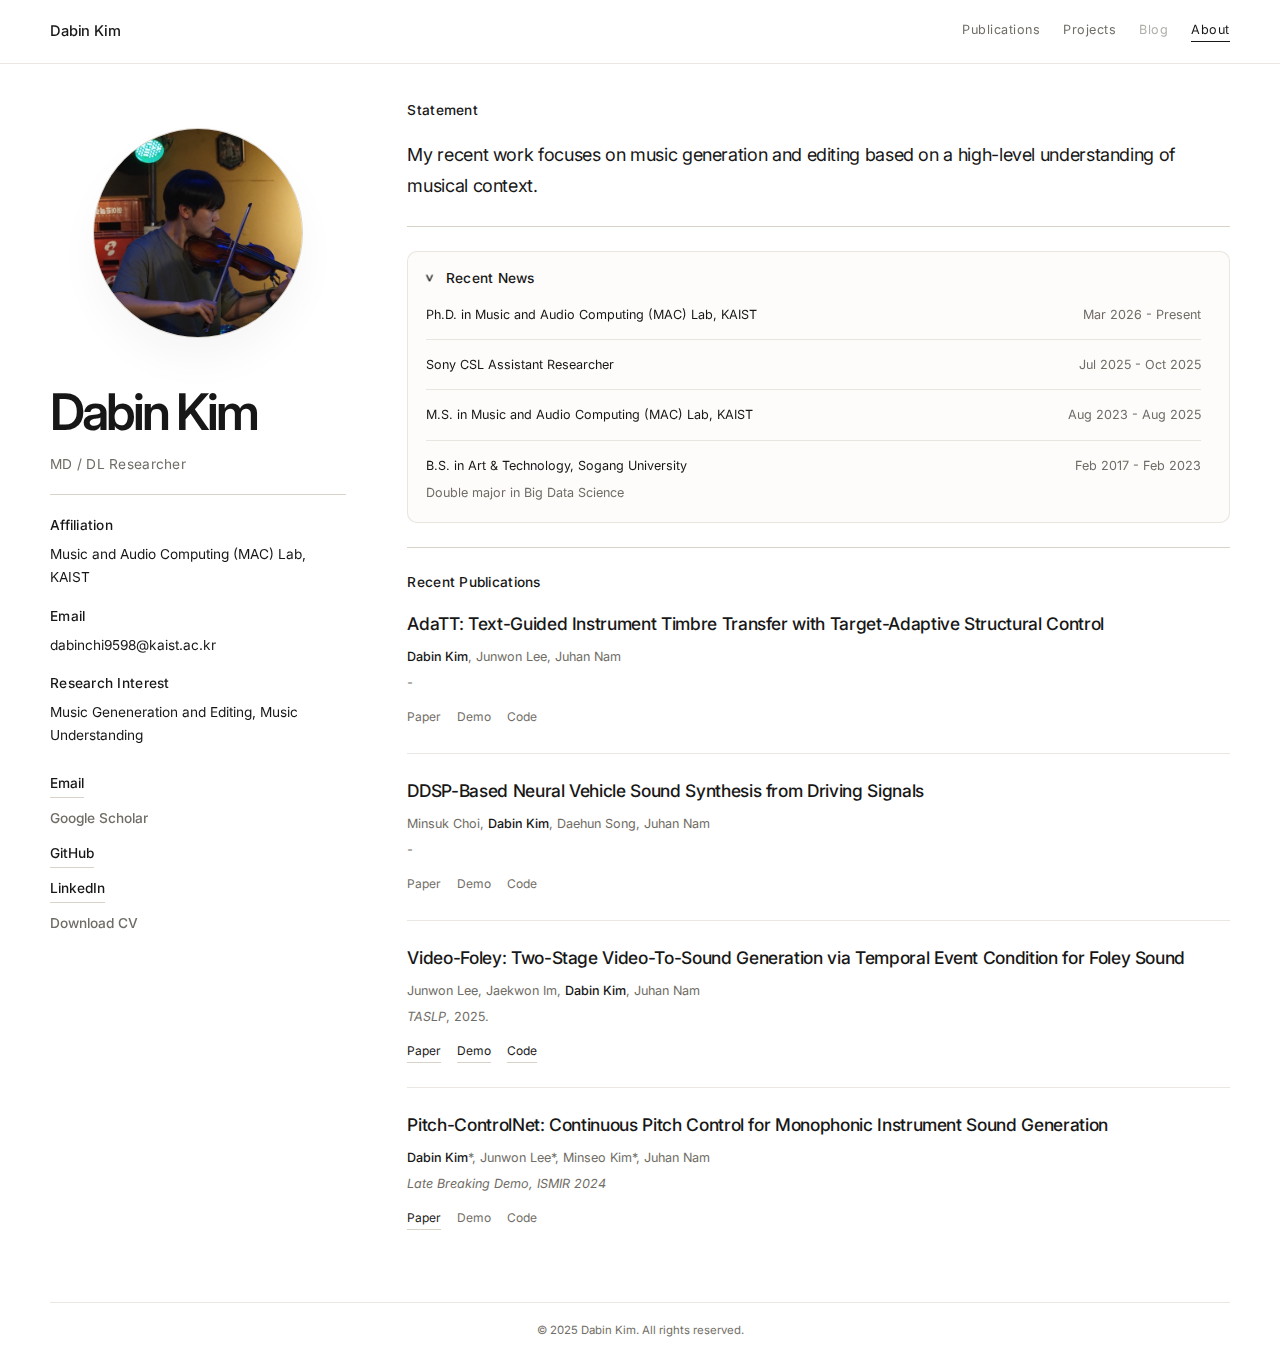
<file: index.html>
<!DOCTYPE html>
<html lang="en">
<head>
    <meta charset="UTF-8">
    <meta name="viewport" content="width=device-width, initial-scale=1.0">
    <title>Dabin Kim | MD / DL Researcher</title>
    <link rel="icon" type="image/svg+xml" href="favicon.svg">
    <link rel="preconnect" href="https://fonts.googleapis.com">
    <link rel="preconnect" href="https://fonts.gstatic.com" crossorigin>
    <link href="https://fonts.googleapis.com/css2?family=Inter:wght@400;500;600&display=swap" rel="stylesheet">
    <link rel="stylesheet" href="assets/css/index.css">
</head>
<body>
    <header class="main-header">
        <div class="shell header-shell">
            <a href="index.html" class="logo">Dabin Kim</a>
            <nav class="main-nav" aria-label="Primary">
                <ul>
                    <li><a href="publications/index.html">Publications</a></li>
                    <li><a href="projects/index.html">Projects</a></li>
                    <li><a href="#" class="nav-disabled" aria-disabled="true" tabindex="-1">Blog</a></li>
                    <li><a href="index.html" class="is-active">About</a></li>
                </ul>
            </nav>
        </div>
    </header>

    <main id="top" class="shell page-shell">
        <div class="home-layout">
            <aside id="about" class="identity-rail">
                <div class="identity-sticky">
                    <img src="assets/images/profile/profile_02.png" alt="Profile photo of Dabin Kim" class="profile-image">
                    <h1>Dabin Kim</h1>
                    <p class="identity-kicker">MD / DL Researcher</p>
                    <dl class="identity-meta">
                        <div>
                            <dt>Affiliation</dt>
                            <dd>Music and Audio Computing (MAC) Lab, KAIST</dd>
                        </div>
                        <div>
                            <dt>Email</dt>
                            <dd><a href="mailto:dabinchi9598@kaist.ac.kr">dabinchi9598@kaist.ac.kr</a></dd>
                        </div>
                        <div>
                            <dt>Research Interest</dt>
                            <dd>Music Geneneration and Editing, Music Understanding</dd>
                        </div>
                    </dl>

                    <div class="identity-links">
                        <a href="mailto:dabinchi9598@kaist.ac.kr">Email</a>
                        <a href="#" class="disabled-link" aria-disabled="true" tabindex="-1">Google Scholar</a>
                        <a href="https://github.com/dabinkim0" target="_blank" rel="noreferrer">GitHub</a>
                        <a href="https://www.linkedin.com/in/dabin-kim-4a792a345/" target="_blank" rel="noreferrer">LinkedIn</a>
                        <a href="#" class="disabled-link" aria-disabled="true" tabindex="-1">Download CV</a>
                    </div>
                </div>
            </aside>

            <div class="document-column">
                <section id="statement" class="section-block statement-block">
                    <p class="section-label">Statement</p>
                    <div class="section-body">
                        <p class="statement-text">
                            My recent work focuses on music generation and editing based on a high-level understanding of musical context.
                        </p>
                    </div>
                </section>

                <section id="news" class="section-block">
                    <div class="education-list" data-collapsible="news">
                        <button class="news-toggle" type="button" aria-expanded="true" aria-controls="news-list">
                            <span class="news-toggle-icon" aria-hidden="true">&gt;</span>
                            <span>Recent News</span>
                        </button>
                        <div class="news-scroll-area" data-draggable-scroll>
                            <ul id="news-list" class="entry-list">
                                <li class="entry-item">
                                    <div class="entry-head">
                                        <p class="entry-title">Ph.D. in Music and Audio Computing (MAC) Lab, KAIST</p>
                                        <p class="entry-meta">Mar 2026 - Present</p>
                                    </div>
                                </li>
                                <li class="entry-item">
                                    <div class="entry-head">
                                        <p class="entry-title">Sony CSL Assistant Researcher</p>
                                        <p class="entry-meta">Jul 2025 - Oct 2025</p>
                                    </div>
                                </li>
                                <li class="entry-item">
                                    <div class="entry-head">
                                        <p class="entry-title">M.S. in Music and Audio Computing (MAC) Lab, KAIST</p>
                                        <p class="entry-meta">Aug 2023 - Aug 2025</p>
                                    </div>
                                </li>
                                <li class="entry-item">
                                    <div class="entry-head">
                                        <p class="entry-title">B.S. in Art &amp; Technology, Sogang University</p>
                                        <p class="entry-meta">Feb 2017 - Feb 2023</p>
                                    </div>
                                    <p class="entry-detail">Double major in Big Data Science</p>
                                </li>
                            </ul>
                        </div>
                    </div>
                </section>

                <section id="publications" class="section-block">
                    <p class="section-label">Recent Publications</p>
                    <ul class="item-list">
                        <li>
                            <h3><a href="#" class="disabled-link" aria-disabled="true" tabindex="-1">AdaTT: Text-Guided Instrument Timbre Transfer with Target-Adaptive Structural Control</a></h3>
                            <p class="authors"><span class="author-self">Dabin Kim</span>, Junwon Lee, Juhan Nam</p>
                            <p class="venue"><em>-</em></p>
                            <div class="links">
                                <a href="#" class="disabled-link" aria-disabled="true" tabindex="-1">Paper</a>
                                <a href="#" class="disabled-link" aria-disabled="true" tabindex="-1">Demo</a>
                                <a href="#" class="disabled-link" aria-disabled="true" tabindex="-1">Code</a>
                            </div>
                        </li>
                        <li>
                            <h3><a href="#" class="disabled-link" aria-disabled="true" tabindex="-1">DDSP-Based Neural Vehicle Sound Synthesis from Driving Signals</a></h3>
                            <p class="authors">Minsuk Choi, <span class="author-self">Dabin Kim</span>, Daehun Song, Juhan Nam</p>
                            <p class="venue"><em>-</em></p>
                            <div class="links">
                                <a href="#" class="disabled-link" aria-disabled="true" tabindex="-1">Paper</a>
                                <a href="#" class="disabled-link" aria-disabled="true" tabindex="-1">Demo</a>
                                <a href="#" class="disabled-link" aria-disabled="true" tabindex="-1">Code</a>
                            </div>
                        </li>
                        <li>
                            <h3><a href="https://arxiv.org/abs/2408.11915" target="_blank" rel="noreferrer">Video-Foley: Two-Stage Video-To-Sound Generation via Temporal Event Condition for Foley Sound</a></h3>
                            <p class="authors">Junwon Lee, Jaekwon Im, <span class="author-self">Dabin Kim</span>, Juhan Nam</p>
                            <p class="venue"><em>TASLP</em>, 2025.</p>
                            <div class="links">
                                <a href="https://arxiv.org/abs/2408.11915" target="_blank" rel="noreferrer">Paper</a>
                                <a href="https://jnwnlee.github.io/video-foley-demo/" target="_blank" rel="noreferrer">Demo</a>
                                <a href="https://github.com/jnwnlee/video-foley" target="_blank" rel="noreferrer">Code</a>
                            </div>
                        </li>
                        <li>
                            <h3><a href="https://ismir2024program.ismir.net/lbd_480.html" target="_blank" rel="noreferrer">Pitch-ControlNet: Continuous Pitch Control for Monophonic Instrument Sound Generation</a></h3>
                            <p class="authors"><span class="author-self">Dabin Kim</span>*, Junwon Lee*, Minseo Kim*, Juhan Nam</p>
                            <p class="venue"><em>Late Breaking Demo, ISMIR 2024</em></p>
                            <div class="links">
                                <a href="https://ismir2024program.ismir.net/lbd_480.html" target="_blank" rel="noreferrer">Paper</a>
                                <a href="#" class="disabled-link" aria-disabled="true" tabindex="-1">Demo</a>
                                <a href="#" class="disabled-link" aria-disabled="true" tabindex="-1">Code</a>
                            </div>
                        </li>
                    </ul>
                </section>

            </div>
        </div>
    </main>

    <footer class="main-footer">
        <div class="shell footer-shell">
            <p class="copyright">&copy; 2025 Dabin Kim. All rights reserved.</p>
        </div>
    </footer>

    <script src="assets/js/index.js"></script>
</body>
</html>
</file>
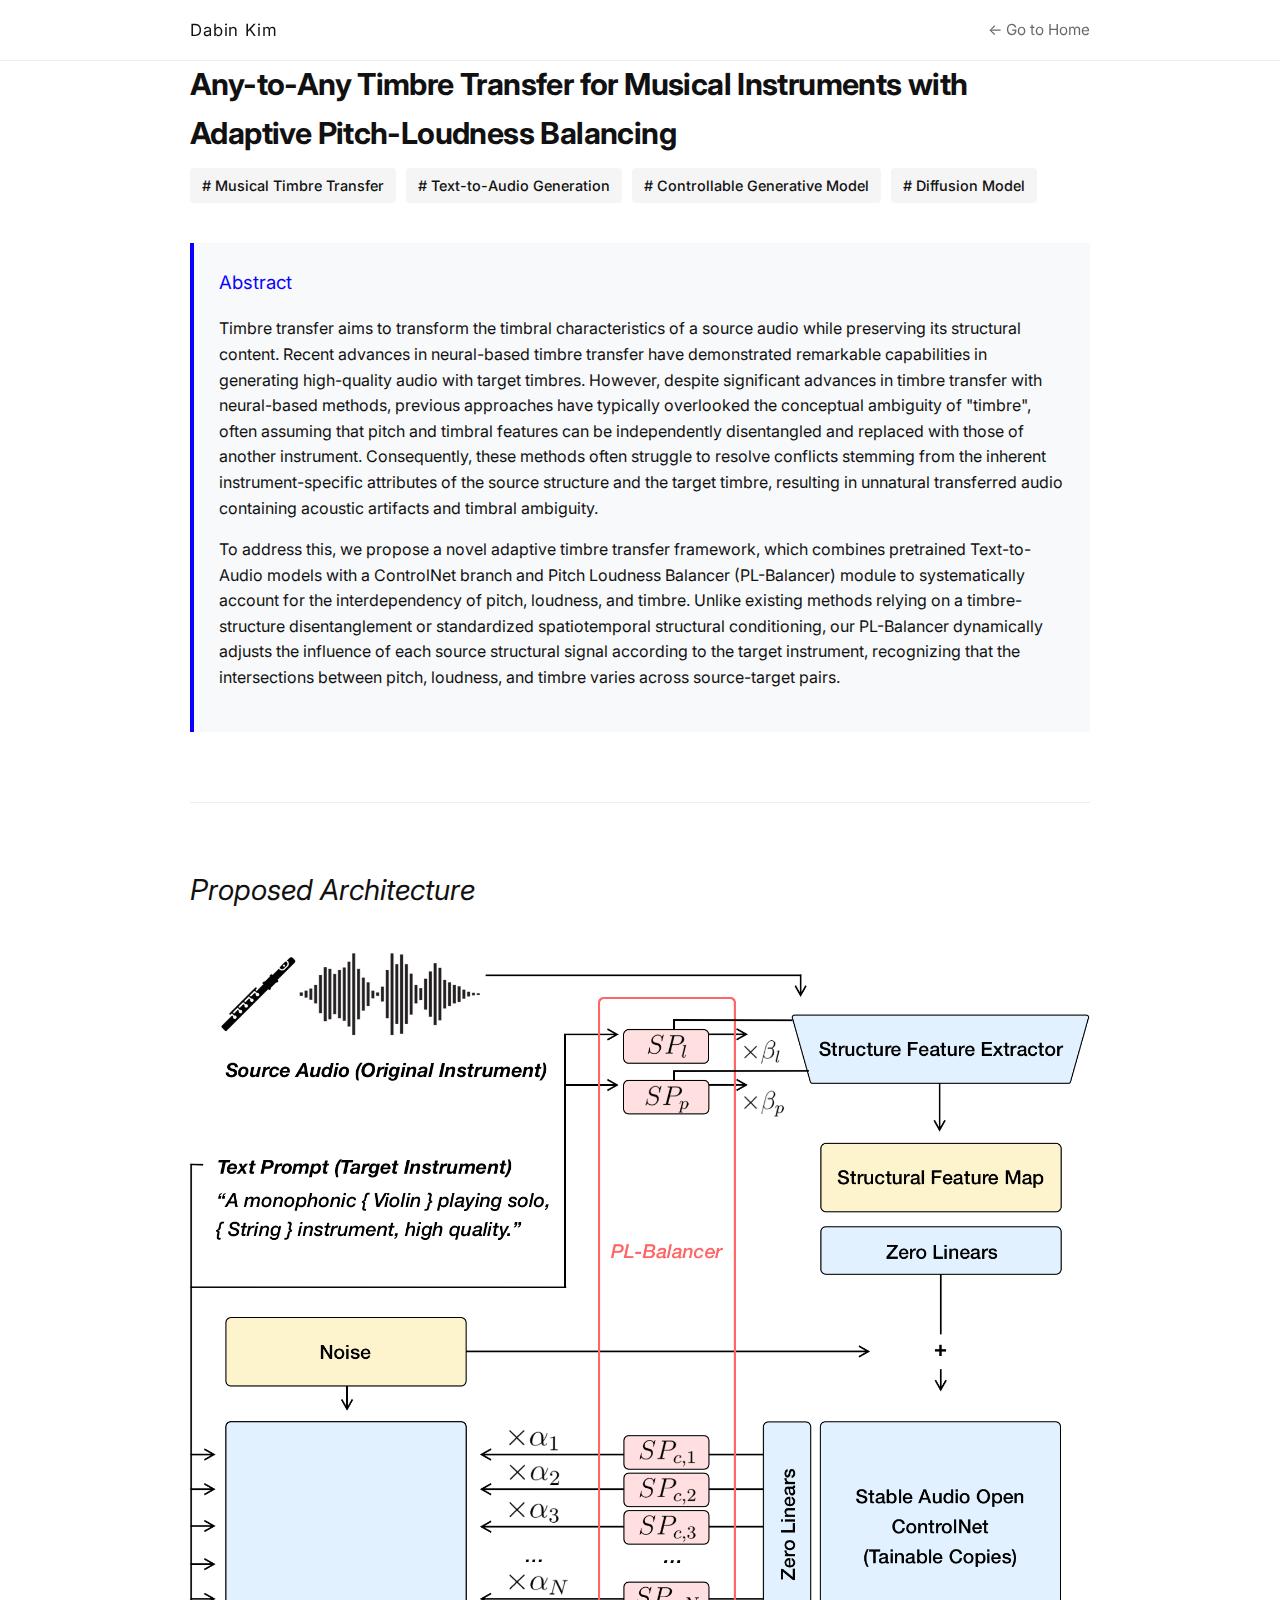
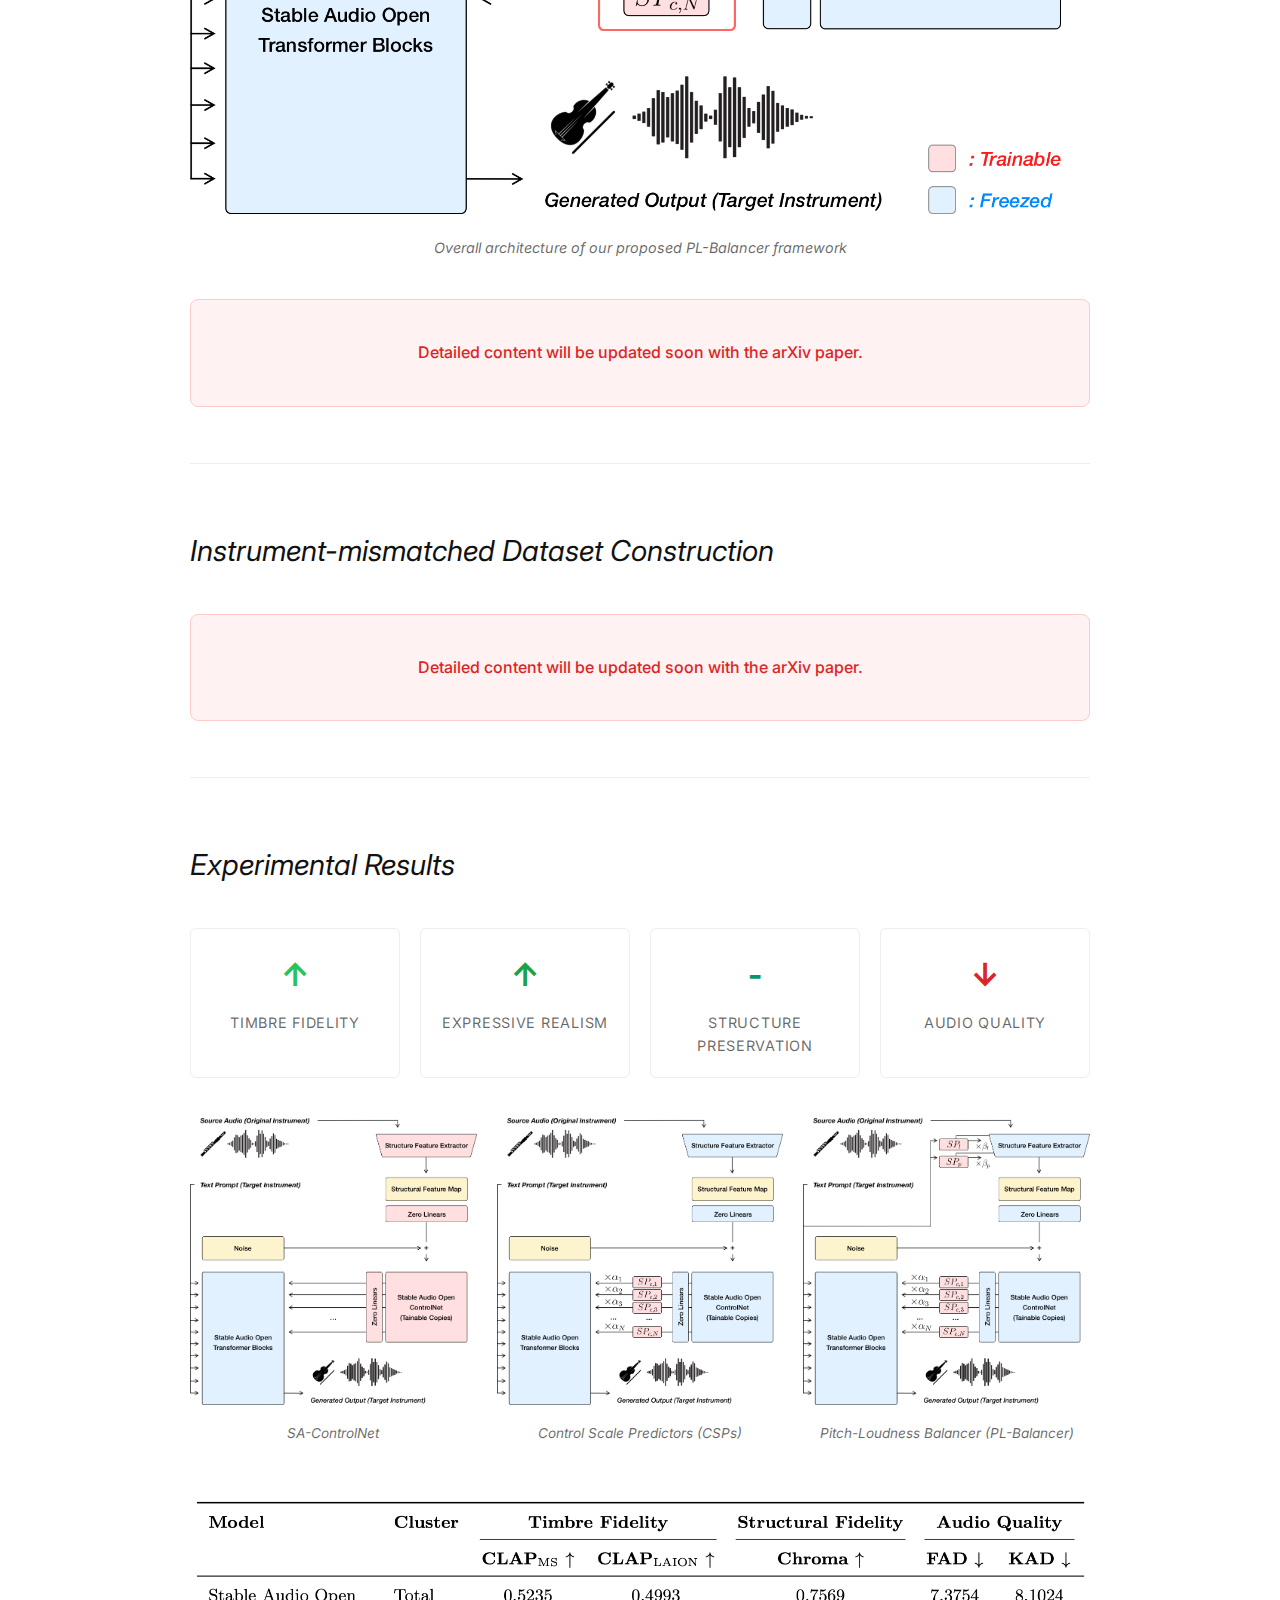
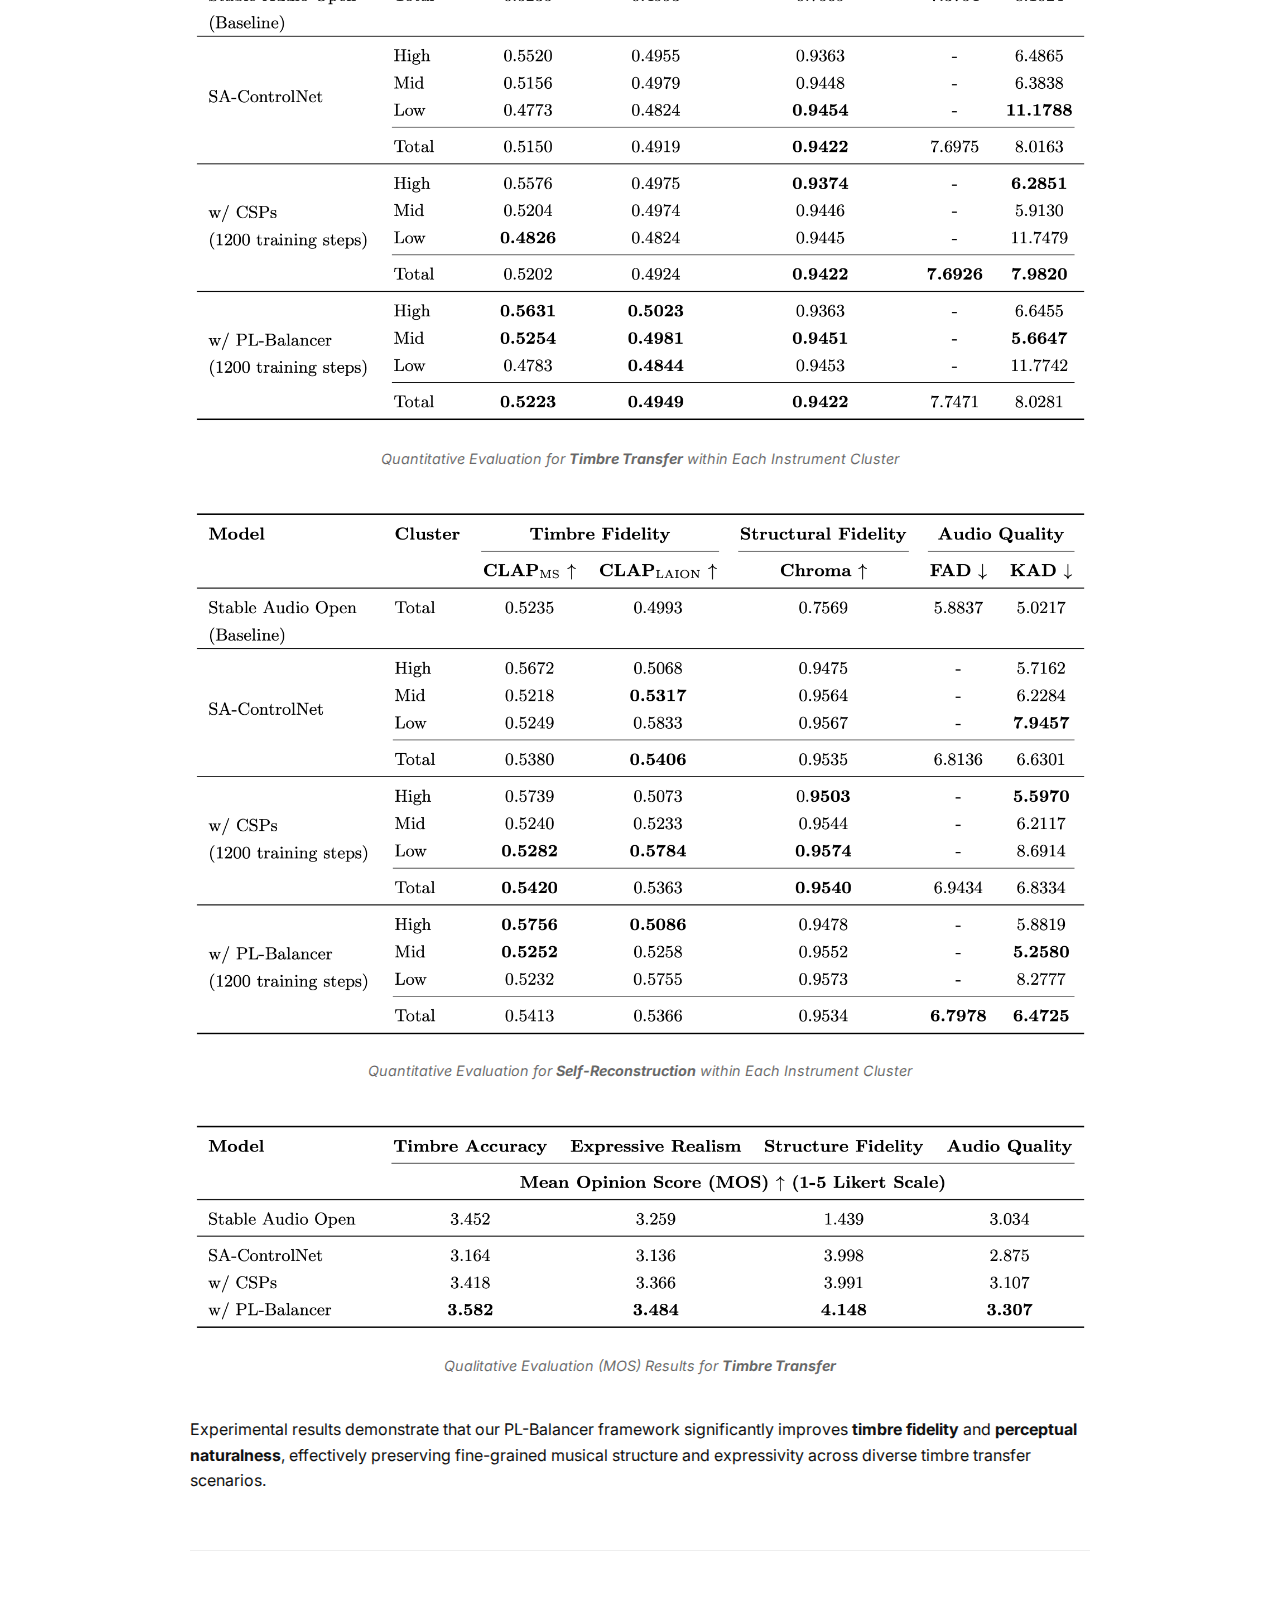
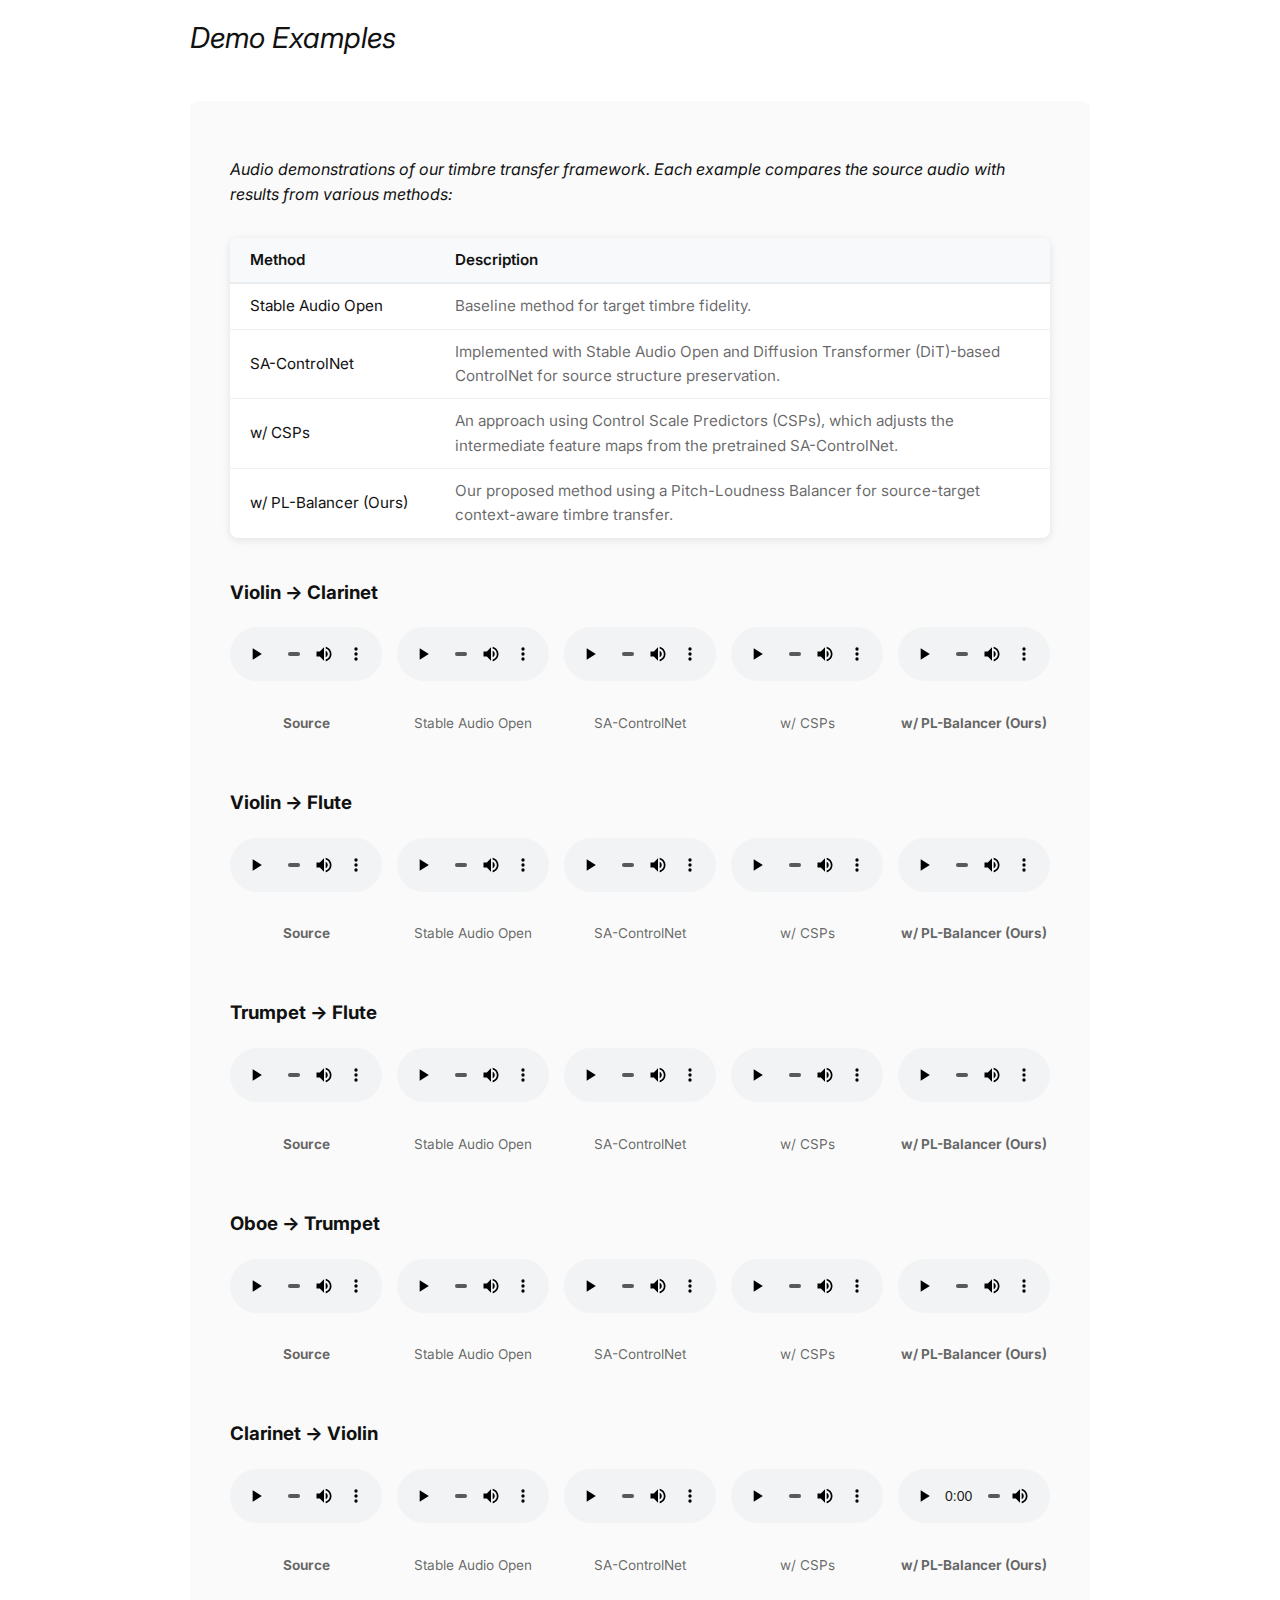
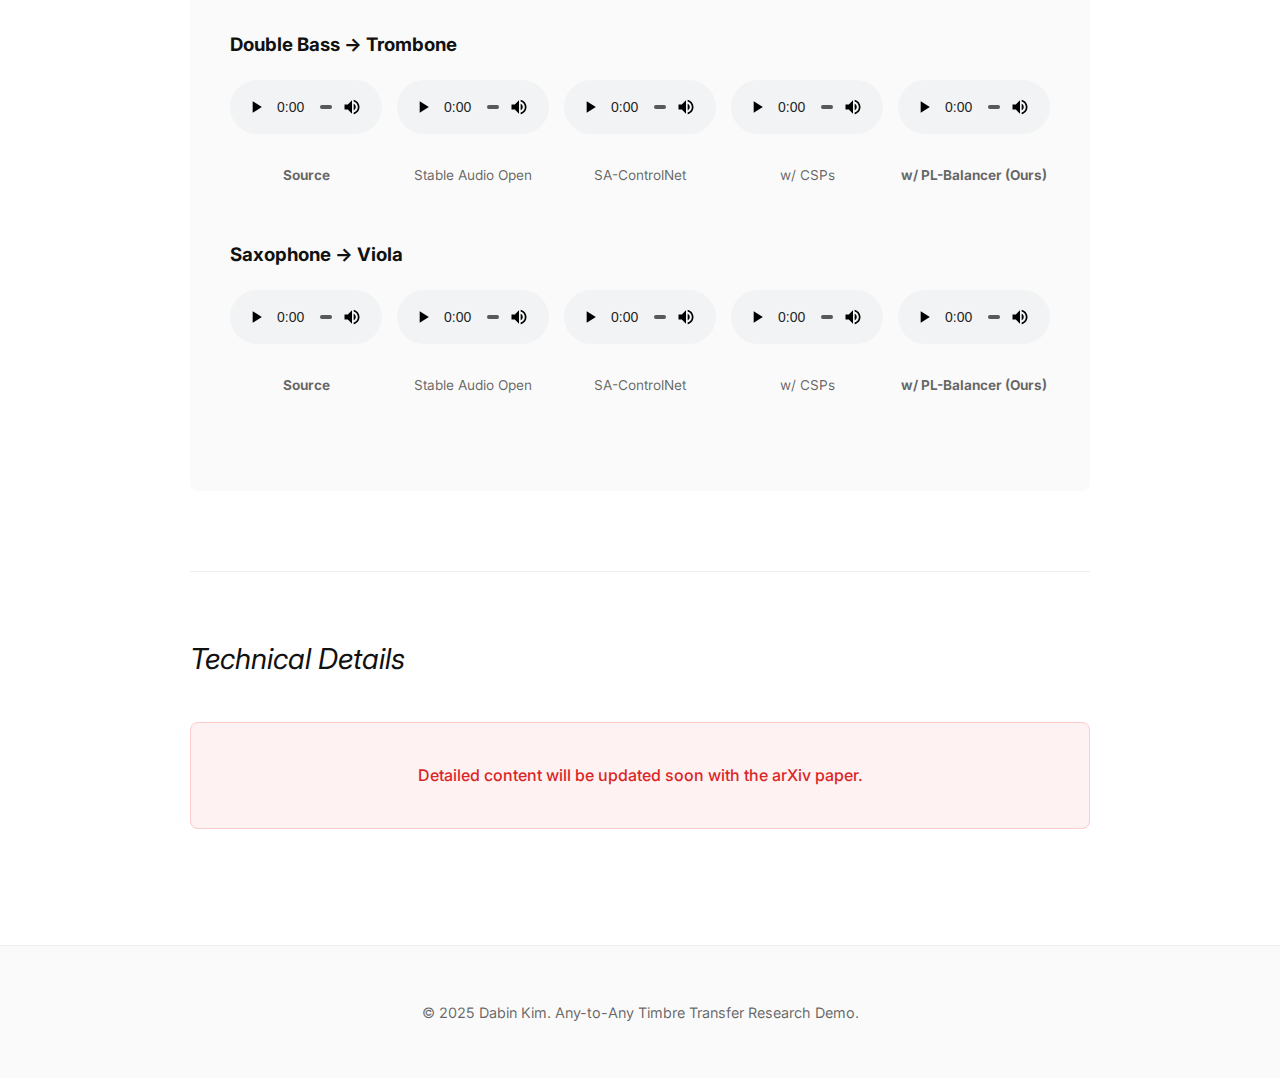
<file: any-to-any-timbre-transfer/index.html>
<!DOCTYPE html>
<html lang="en">
<head>
    <meta charset="UTF-8">
    <meta name="viewport" content="width=device-width, initial-scale=1.0">
    <title>Any-to-Any Timbre Transfer Demo | Dabin Kim</title>
    
    <link rel="preconnect" href="https://fonts.googleapis.com">
    <link rel="preconnect" href="https://fonts.gstatic.com" crossorigin>
    <link href="https://fonts.googleapis.com/css2?family=Inter:ital,wght@0,400;0,700;1,400&family=Lora:ital,wght@1,400&display=swap" rel="stylesheet">
    
    <style>
        :root {
            --text-color: #111111;
            --background-color: #ffffff;
            --secondary-text-color: rgba(0, 0, 0, 0.6);
            --border-color: #eeeeee;
            --accent-color: rgb(10, 0, 255);
        }

        html {
            scroll-behavior: smooth;
        }

        body {
            font-family: 'Inter', -apple-system, BlinkMacSystemFont, "Segoe UI", Roboto, sans-serif;
            background-color: var(--background-color);
            color: var(--text-color);
            line-height: 1.6;
            margin: 0;
            padding: 0;
            -webkit-font-smoothing: antialiased;
            -moz-osx-font-smoothing: grayscale;
            font-size: 16px;
        }

        .container {
            max-width: 900px;
            margin: 0 auto;
            padding: 0 20px;
        }
        
        main {
            padding-top: 80px;
        }

        section {
            padding: 40px 0;
            border-bottom: 1px solid var(--border-color);
        }
        
        section:last-of-type {
            border-bottom: none;
        }

        .main-header {
            position: fixed;
            top: 0;
            left: 0;
            width: 100%;
            background-color: rgba(255, 255, 255, 0.95);
            backdrop-filter: blur(10px);
            border-bottom: 1px solid var(--border-color);
            z-index: 100;
        }

        .main-header .container {
            display: flex;
            justify-content: space-between;
            align-items: center;
            height: 60px;
        }

        .logo {
            font-weight: 400;
            font-size: 1.05rem;
            text-decoration: none;
            color: var(--text-color);
            letter-spacing: 0.05em;
        }

        .back-link {
            text-decoration: none;
            color: var(--secondary-text-color);
            font-size: 0.95rem;
            transition: color 0.2s ease;
        }

        .back-link:hover {
            color: var(--text-color);
        }

        h1 {
            font-size: 1.9rem;
            font-weight: 700;
            margin-bottom: 10px;
            letter-spacing: -0.02em;
        }

        h2.section-title {
            font-family: 'Inter', sans-serif;
            font-style: italic;
            font-weight: 400;
            font-size: 1.8rem;
            text-align: left;
            margin-bottom: 40px;
            color: var(--text-color);
        }

        .subtitle {
            font-size: 1.2rem;
            color: var(--accent-color);
            margin: 0 0 30px 0;
        }

        .tags {
            display: flex;
            flex-wrap: wrap;
            gap: 10px;
            margin-bottom: 40px;
        }

        .tag {
            background-color: #f5f5f5;
            color: var(--text-color);
            padding: 6px 12px;
            border-radius: 4px;
            font-size: 0.9rem;
            font-weight: 500;
        }

        .demo-section {
            background-color: #fafafa;
            border-radius: 8px;
            padding: 40px;
            margin: 40px 0;
        }

        .demo-grid {
            display: grid;
            grid-template-columns: 1fr 1fr;
            gap: 30px;
            margin-top: 30px;
        }

        .demo-item {
            background-color: white;
            border: 1px solid var(--border-color);
            border-radius: 6px;
            padding: 25px;
        }

        .demo-item h3 {
            font-size: 1.1rem;
            font-weight: 600;
            margin-bottom: 15px;
            color: var(--text-color);
        }

        .audio-player {
            width: 100%;
            margin: 15px 0;
        }

        .comparison-table {
            width: 100%;
            border-collapse: collapse;
            margin: 30px 0;
        }

        .comparison-table th,
        .comparison-table td {
            padding: 12px;
            text-align: left;
            border-bottom: 1px solid var(--border-color);
        }

        .comparison-table th {
            font-weight: 600;
            background-color: #f9f9f9;
        }

        .methodology {
            background-color: #f8f9fa;
            border-left: 4px solid var(--accent-color);
            padding: 25px;
            margin: 30px 0;
        }

        .methodology h3 {
            margin-top: 0;
            color: var(--accent-color);
            font-weight: 400; /* Match main site's non-bold headings */
        }

        .results {
            display: grid;
            grid-template-columns: repeat(4, 1fr);
            gap: 20px;
            margin: 30px 0;
        }

        .result-card {
            background-color: white;
            border: 1px solid var(--border-color);
            border-radius: 6px;
            padding: 20px;
            text-align: center;
        }

        .result-number {
            font-size: 2rem;
            font-weight: 700;
            color: var(--accent-color);
            margin-bottom: 10px;
        }

        .result-label {
            font-size: 0.9rem;
            color: var(--secondary-text-color);
            text-transform: uppercase;
            letter-spacing: 0.05em;
        }

        @media (max-width: 768px) {
            .demo-grid {
                grid-template-columns: 1fr;
            }
            
            .results {
                grid-template-columns: 1fr;
            }
        }
    </style>
</head>
<body>
    <header class="main-header">
        <div class="container">
            <a href="../index.html" class="logo">Dabin Kim</a>
            <a href="../index.html" class="back-link">← Go to Home</a>
        </div>
    </header>

    <main class="container">
        <section>
            <h1>Any-to-Any Timbre Transfer for Musical Instruments with Adaptive Pitch-Loudness Balancing</h1>
            <!-- <p class="subtitle">Pitch-Loudness Balancer (PL-Balancer) for Source-Target Context-Aware Timbre Transfer</p> -->
            
            <div class="tags">
                <span class="tag"># Musical Timbre Transfer</span>
                <span class="tag"># Text-to-Audio Generation</span>
                <span class="tag"># Controllable Generative Model</span>
                <span class="tag"># Diffusion Model</span>
            </div>

            <div class="methodology">
                <h3>Abstract</h3>
                <p>
                    Timbre transfer aims to transform the timbral characteristics of a source audio while preserving its structural content. Recent advances in neural-based timbre transfer have demonstrated remarkable capabilities in generating high-quality audio with target timbres. However, despite significant advances in timbre transfer with neural-based methods, previous approaches have typically overlooked the conceptual ambiguity of "timbre", often assuming that pitch and timbral features can be independently disentangled and replaced with those of another instrument. Consequently, these methods often struggle to resolve conflicts stemming from the inherent instrument-specific attributes of the source structure and the target timbre, resulting in unnatural transferred audio containing acoustic artifacts and timbral ambiguity.
                </p>
                <p>
                    To address this, we propose a novel adaptive timbre transfer framework, which combines pretrained Text-to-Audio models with a ControlNet branch and Pitch Loudness Balancer (PL-Balancer) module to systematically account for the interdependency of pitch, loudness, and timbre. Unlike existing methods relying on a timbre-structure disentanglement or standardized spatiotemporal structural conditioning, our PL-Balancer dynamically adjusts the influence of each source structural signal according to the target instrument, recognizing that the intersections between pitch, loudness, and timbre varies across source-target pairs.
                </p>
            </div>
        </section>

        <section>
            <h2 class="section-title">Proposed Architecture</h2>
            
            <div style="text-align: center; margin: 40px 0;">
                <img src="figs/final-architecture_high-level.png" alt="Final Architecture Diagram" style="max-width: 100%; height: auto; border-radius: 8px;">
                <p style="margin-top: 15px; color: var(--secondary-text-color); font-size: 0.9rem;"><em>Overall architecture of our proposed PL-Balancer framework</em></p>
            </div>
            
            <!--
            <h3>PL-Balancer Framework</h3>
            <p>
                Our proposed framework consists of three main components: (1) a pretrained Text-to-Audio model, (2) a ControlNet branch for structural conditioning, and (3) a novel Pitch Loudness Balancer (PL-Balancer) module that dynamically adjusts the influence of source structural signals based on target instrument characteristics.
            </p>
            <ul>
                <li><strong>Text-to-Audio Model:</strong> Leverages state-of-the-art diffusion models for high-quality audio generation</li>
                <li><strong>ControlNet Branch:</strong> Provides fine-grained control over structural features</li>
                <li><strong>PL-Balancer Module:</strong> Adaptively balances pitch and loudness influence for optimal timbre transfer</li>
            </ul>
            
            <div style="text-align: center; margin: 40px 0;">
                <img src="figs/final architecture.png" alt="Final Architecture Diagram" style="max-width: 100%; height: auto; border-radius: 8px;">
                <p style="margin-top: 15px; color: var(--secondary-text-color); font-size: 0.9rem;"><em>Figure 1: Overall architecture of our proposed PL-Balancer framework</em></p>
            </div>
            -->
            <p style="color: #dc2626; font-size: 1rem; font-weight: 500; text-align: center; padding: 40px 20px; background-color: #fef2f2; border-radius: 8px; border: 1px solid #fecaca;">
                Detailed content will be updated soon with the arXiv paper.
            </p>
        </section>

        <!-- <section>
            <h2 class="section-title">Trade-off between Target Timbre Fidelity and Source Structure Preservation</h2>
            
            <h3>Challenge Analysis</h3>
            <p>
                A fundamental challenge in timbre transfer lies in the inherent trade-off between target timbre fidelity and source structure preservation. This issue is more pronounced with fine-grained source structures than with coarse-grained ones.
            </p>

            <p>
                We first implemented <strong>Stable Audio ControlNet (SA-ControlNet)</strong> to find a configuration that generalizes across various instrument groups, based on discrete bins for pitch and loudness curves. This configuration then served as a new baseline against which we compared the performance of our proposed PL-Balancer.
            </p>
            
            <div style="text-align: center; margin: 40px 0;">
                <img src="figs/eval_discrete-bins.png" alt="Evaluation of Discrete Bins" style="max-width: 100%; height: auto; border-radius: 8px;">
                <p style="margin-top: 15px; color: var(--secondary-text-color); font-size: 0.9rem;"><em>Evaluation of discrete bins for pitch and loudness curves in SA-ControlNet</em></p>
            </div>
            
        </section> -->

        <section>
            <h2 class="section-title">Instrument-mismatched Dataset Construction</h2>
            <p style="color: #dc2626; font-size: 1rem; font-weight: 500; text-align: center; padding: 40px 20px; background-color: #fef2f2; border-radius: 8px; border: 1px solid #fecaca;">
                Detailed content will be updated soon with the arXiv paper.
            </p>
        </section>

        <section>
            <h2 class="section-title">Experimental Results</h2>
            
            <div class="results">
                <div class="result-card">
                    <div class="result-number" style="color: #22c55e; font-size: 2rem;">↑</div>
                    <div class="result-label">Timbre Fidelity</div>
                </div>
                <div class="result-card">
                    <div class="result-number" style="color: #16a34a; font-size: 2rem;">↑</div>
                    <div class="result-label">Expressive Realism</div>
                </div>
                <div class="result-card">
                    <div class="result-number" style="color: #059669; font-size: 2rem;">-</div>
                    <div class="result-label">Structure Preservation</div>
                </div>
                <div class="result-card">
                    <div class="result-number" style="color: #dc2626; font-size: 2rem;">↓</div>
                    <div class="result-label">Audio Quality</div>
                </div>
            </div>

            <div style="display: grid; grid-template-columns: 1fr 1fr 1fr; gap: 20px; margin: 40px 0;">
                <div style="text-align: center;">
                    <img src="figs/sa-controlnet.png" alt="SA-ControlNet" style="max-width: 100%; height: auto; border-radius: 6px;">
                    <p style="margin-top: 10px; color: var(--secondary-text-color); font-size: 0.85rem;"><em>SA-ControlNet</em></p>
                </div>
                <div style="text-align: center;">
                    <img src="figs/csps.png" alt="Control Scale Predictors (CSPs)" style="max-width: 100%; height: auto; border-radius: 6px;">
                    <p style="margin-top: 10px; color: var(--secondary-text-color); font-size: 0.85rem;"><em>Control Scale Predictors (CSPs)</em></p>
                </div>
                <div style="text-align: center;">
                    <img src="figs/pl-balancer.png" alt="Pitch-Loudness Balancer (PL-Balancer)" style="max-width: 100%; height: auto; border-radius: 6px;">
                    <p style="margin-top: 10px; color: var(--secondary-text-color); font-size: 0.85rem;"><em>Pitch-Loudness Balancer (PL-Balancer)</em></p>
                </div>
            </div>

            <div style="text-align: center; margin: 40px 0;">
                <img src="figs/table_timbre-transfer.png" alt="Timbre Transfer Evaluation Table" style="max-width: 100%; height: auto; border-radius: 6px;">
                <p style="margin-top: 15px; color: var(--secondary-text-color); font-size: 0.9rem;"><em>Quantitative Evaluation for <strong>Timbre Transfer</strong> within Each Instrument Cluster</em></p>
            </div>

            <div style="text-align: center; margin: 40px 0;">
                <img src="figs/table_self-recon.png" alt="Self-Reconstruction Evaluation Table" style="max-width: 100%; height: auto; border-radius: 6px;">
                <p style="margin-top: 15px; color: var(--secondary-text-color); font-size: 0.9rem;"><em>Quantitative Evaluation for <strong>Self-Reconstruction</strong> within Each Instrument Cluster</em></p>
            </div>

            <div style="text-align: center; margin: 40px 0;">
                <img src="figs/table_mos.png" alt="MOS Evaluation Table" style="max-width: 100%; height: auto; border-radius: 6px;">
                <p style="margin-top: 15px; color: var(--secondary-text-color); font-size: 0.9rem;"><em>Qualitative Evaluation (MOS) Results for <strong>Timbre Transfer</strong></em></p>
            </div>

            <p>
                Experimental results demonstrate that our PL-Balancer framework significantly improves <strong>timbre fidelity</strong> and <strong>perceptual naturalness</strong>, effectively preserving fine-grained musical structure and expressivity across diverse timbre transfer scenarios.
            </p>
        </section>

        <section>
            <h2 class="section-title">Demo Examples</h2>
            <div class="demo-section">
                <p><em>Audio demonstrations of our timbre transfer framework. Each example compares the source audio with results from various methods:</em></p>
                
                <table style="width: 100%; margin: 30px 0; border-collapse: collapse; background-color: white; border-radius: 8px; overflow: hidden; box-shadow: 0 2px 8px rgba(0,0,0,0.1); font-size: 0.95rem;">
                    <thead>
                        <tr style="background-color: #f8f9fa;">
                            <th style="padding: 10px 20px; text-align: left; border-bottom: 2px solid #e9ecef; font-weight: 600; color: var(--text-color); width: 25%;">Method</th>
                            <th style="padding: 10px 20px; text-align: left; border-bottom: 2px solid #e9ecef; font-weight: 600; color: var(--text-color);">Description</th>
                        </tr>
                    </thead>
                    <tbody>
                        <tr style="border-bottom: 1px solid #f0f0f0;">
                            <td style="padding: 10px 20px; color: var(--text-color);">Stable Audio Open</td>
                            <td style="padding: 10px 20px; color: var(--secondary-text-color);">Baseline method for target timbre fidelity.</td>
                        </tr>
                        <tr style="border-bottom: 1px solid #f0f0f0;">
                            <td style="padding: 10px 20px; color: var(--text-color);">SA-ControlNet</td>
                            <td style="padding: 10px 20px; color: var(--secondary-text-color);">Implemented with Stable Audio Open and Diffusion Transformer (DiT)-based ControlNet for source structure preservation.</td>
                        </tr>
                        <tr style="border-bottom: 1px solid #f0f0f0;">
                            <td style="padding: 10px 20px; color: var(--text-color);">w/ CSPs</td>
                            <td style="padding: 10px 20px; color: var(--secondary-text-color);">An approach using Control Scale Predictors (CSPs), which adjusts the intermediate feature maps from the pretrained SA-ControlNet.</td>
                        </tr>
                        <tr>
                            <td style="padding: 10px 20px; color: var(--text-color);">w/ PL-Balancer (Ours)</td>
                            <td style="padding: 10px 20px; color: var(--secondary-text-color);">Our proposed method using a Pitch-Loudness Balancer for source-target context-aware timbre transfer.</td>
                        </tr>
                    </tbody>
                </table>

                <!-- Violin → Clarinet -->
                <div style="margin: 40px 0;">
                    <h3 style="margin-bottom: 20px; color: var(--text-color);">Violin → Clarinet</h3>
                    <div style="display: grid; grid-template-columns: repeat(5, 1fr); gap: 15px;">
                        <div style="text-align: center;">
                            <audio controls style="width: 100%; margin-bottom: 10px;">
                                <source src="audio/generated_violin_to_clarinet_sample_29_source.wav" type="audio/wav">
                            </audio>
                            <p style="font-size: 0.85rem; color: var(--secondary-text-color);"><strong>Source</strong></p>
                        </div>
                        <div style="text-align: center;">
                            <audio controls style="width: 100%; margin-bottom: 10px;">
                                <source src="audio/generated_violin_to_clarinet_sample_29_baseline.wav" type="audio/wav">
                            </audio>
                            <p style="font-size: 0.85rem; color: var(--secondary-text-color);">Stable Audio Open</p>
                        </div>
                        <div style="text-align: center;">
                            <audio controls style="width: 100%; margin-bottom: 10px;">
                                <source src="audio/generated_violin_to_clarinet_sample_29_sa-controlnet.wav" type="audio/wav">
                            </audio>
                            <p style="font-size: 0.85rem; color: var(--secondary-text-color);">SA-ControlNet</p>
                        </div>
                        <div style="text-align: center;">
                            <audio controls style="width: 100%; margin-bottom: 10px;">
                                <source src="audio/generated_violin_to_clarinet_sample_29_csps.wav" type="audio/wav">
                            </audio>
                            <p style="font-size: 0.85rem; color: var(--secondary-text-color);">w/ CSPs</p>
                        </div>
                        <div style="text-align: center;">
                            <audio controls style="width: 100%; margin-bottom: 10px;">
                                <source src="audio/generated_violin_to_clarinet_sample_29_pl-balancer.wav" type="audio/wav">
                            </audio>
                            <p style="font-size: 0.85rem; color: var(--secondary-text-color);"><strong>w/ PL-Balancer (Ours)</strong></p>
                        </div>
                    </div>
                </div>

                <!-- Violin → Flute -->
                <div style="margin: 40px 0;">
                    <h3 style="margin-bottom: 20px; color: var(--text-color);">Violin → Flute</h3>
                    <div style="display: grid; grid-template-columns: repeat(5, 1fr); gap: 15px;">
                        <div style="text-align: center;">
                            <audio controls style="width: 100%; margin-bottom: 10px;">
                                <source src="audio/generated_violin_to_flute_sample_39_source.wav" type="audio/wav">
                            </audio>
                            <p style="font-size: 0.85rem; color: var(--secondary-text-color);"><strong>Source</strong></p>
                        </div>
                        <div style="text-align: center;">
                            <audio controls style="width: 100%; margin-bottom: 10px;">
                                <source src="audio/generated_violin_to_flute_sample_39_baseline.wav" type="audio/wav">
                            </audio>
                            <p style="font-size: 0.85rem; color: var(--secondary-text-color);">Stable Audio Open</p>
                        </div>
                        <div style="text-align: center;">
                            <audio controls style="width: 100%; margin-bottom: 10px;">
                                <source src="audio/generated_violin_to_flute_sample_39_sa-controlnet.wav" type="audio/wav">
                            </audio>
                            <p style="font-size: 0.85rem; color: var(--secondary-text-color);">SA-ControlNet</p>
                        </div>
                        <div style="text-align: center;">
                            <audio controls style="width: 100%; margin-bottom: 10px;">
                                <source src="audio/generated_violin_to_flute_sample_39_csps.wav" type="audio/wav">
                            </audio>
                            <p style="font-size: 0.85rem; color: var(--secondary-text-color);">w/ CSPs</p>
                        </div>
                        <div style="text-align: center;">
                            <audio controls style="width: 100%; margin-bottom: 10px;">
                                <source src="audio/generated_violin_to_flute_sample_39_pl-balancer.wav" type="audio/wav">
                            </audio>
                            <p style="font-size: 0.85rem; color: var(--secondary-text-color);"><strong>w/ PL-Balancer (Ours)</strong></p>
                        </div>
                    </div>
                </div>

                <!-- Trumpet → Flute -->
                <div style="margin: 40px 0;">
                    <h3 style="margin-bottom: 20px; color: var(--text-color);">Trumpet → Flute</h3>
                    <div style="display: grid; grid-template-columns: repeat(5, 1fr); gap: 15px;">
                        <div style="text-align: center;">
                            <audio controls style="width: 100%; margin-bottom: 10px;">
                                <source src="audio/generated_trumpet_to_flute_sample_26_source.wav" type="audio/wav">
                            </audio>
                            <p style="font-size: 0.85rem; color: var(--secondary-text-color);"><strong>Source</strong></p>
                        </div>
                        <div style="text-align: center;">
                            <audio controls style="width: 100%; margin-bottom: 10px;">
                                <source src="audio/generated_trumpet_to_flute_sample_26_baseline.wav" type="audio/wav">
                            </audio>
                            <p style="font-size: 0.85rem; color: var(--secondary-text-color);">Stable Audio Open</p>
                        </div>
                        <div style="text-align: center;">
                            <audio controls style="width: 100%; margin-bottom: 10px;">
                                <source src="audio/generated_trumpet_to_flute_sample_26_sa-controlnet.wav" type="audio/wav">
                            </audio>
                            <p style="font-size: 0.85rem; color: var(--secondary-text-color);">SA-ControlNet</p>
                        </div>
                        <div style="text-align: center;">
                            <audio controls style="width: 100%; margin-bottom: 10px;">
                                <source src="audio/generated_trumpet_to_flute_sample_26_csps.wav" type="audio/wav">
                            </audio>
                            <p style="font-size: 0.85rem; color: var(--secondary-text-color);">w/ CSPs</p>
                        </div>
                        <div style="text-align: center;">
                            <audio controls style="width: 100%; margin-bottom: 10px;">
                                <source src="audio/generated_trumpet_to_flute_sample_26_pl-balancer.wav" type="audio/wav">
                            </audio>
                            <p style="font-size: 0.85rem; color: var(--secondary-text-color);"><strong>w/ PL-Balancer (Ours)</strong></p>
                        </div>
                    </div>
                </div>

                <!-- Oboe → Trumpet -->
                <div style="margin: 40px 0;">
                    <h3 style="margin-bottom: 20px; color: var(--text-color);">Oboe → Trumpet</h3>
                    <div style="display: grid; grid-template-columns: repeat(5, 1fr); gap: 15px;">
                        <div style="text-align: center;">
                            <audio controls style="width: 100%; margin-bottom: 10px;">
                                <source src="audio/generated_oboe_to_trumpet_sample_01_source.wav" type="audio/wav">
                            </audio>
                            <p style="font-size: 0.85rem; color: var(--secondary-text-color);"><strong>Source</strong></p>
                        </div>
                        <div style="text-align: center;">
                            <audio controls style="width: 100%; margin-bottom: 10px;">
                                <source src="audio/generated_oboe_to_trumpet_sample_01_baseline.wav" type="audio/wav">
                            </audio>
                            <p style="font-size: 0.85rem; color: var(--secondary-text-color);">Stable Audio Open</p>
                        </div>
                        <div style="text-align: center;">
                            <audio controls style="width: 100%; margin-bottom: 10px;">
                                <source src="audio/generated_oboe_to_trumpet_sample_01_sa-controlnet.wav" type="audio/wav">
                            </audio>
                            <p style="font-size: 0.85rem; color: var(--secondary-text-color);">SA-ControlNet</p>
                        </div>
                        <div style="text-align: center;">
                            <audio controls style="width: 100%; margin-bottom: 10px;">
                                <source src="audio/generated_oboe_to_trumpet_sample_01_csps.wav" type="audio/wav">
                            </audio>
                            <p style="font-size: 0.85rem; color: var(--secondary-text-color);">w/ CSPs</p>
                        </div>
                        <div style="text-align: center;">
                            <audio controls style="width: 100%; margin-bottom: 10px;">
                                <source src="audio/generated_oboe_to_trumpet_sample_01_pl-balancer.wav" type="audio/wav">
                            </audio>
                            <p style="font-size: 0.85rem; color: var(--secondary-text-color);"><strong>w/ PL-Balancer (Ours)</strong></p>
                        </div>
                    </div>
                </div>

                <!-- Clarinet → Violin -->
                <div style="margin: 40px 0;">
                    <h3 style="margin-bottom: 20px; color: var(--text-color);">Clarinet → Violin</h3>
                    <div style="display: grid; grid-template-columns: repeat(5, 1fr); gap: 15px;">
                        <div style="text-align: center;">
                            <audio controls style="width: 100%; margin-bottom: 10px;">
                                <source src="audio/generated_clarinet_to_violin_sample_03_source.wav" type="audio/wav">
                            </audio>
                            <p style="font-size: 0.85rem; color: var(--secondary-text-color);"><strong>Source</strong></p>
                        </div>
                        <div style="text-align: center;">
                            <audio controls style="width: 100%; margin-bottom: 10px;">
                                <source src="audio/generated_clarinet_to_violin_sample_03_baseline.wav" type="audio/wav">
                            </audio>
                            <p style="font-size: 0.85rem; color: var(--secondary-text-color);">Stable Audio Open</p>
                        </div>
                        <div style="text-align: center;">
                            <audio controls style="width: 100%; margin-bottom: 10px;">
                                <source src="audio/generated_clarinet_to_violin_sample_03_sa-controlnet.wav" type="audio/wav">
                            </audio>
                            <p style="font-size: 0.85rem; color: var(--secondary-text-color);">SA-ControlNet</p>
                        </div>
                        <div style="text-align: center;">
                            <audio controls style="width: 100%; margin-bottom: 10px;">
                                <source src="audio/generated_clarinet_to_violin_sample_03_csps.wav" type="audio/wav">
                            </audio>
                            <p style="font-size: 0.85rem; color: var(--secondary-text-color);">w/ CSPs</p>
                        </div>
                        <div style="text-align: center;">
                            <audio controls style="width: 100%; margin-bottom: 10px;">
                                <source src="audio/generated_clarinet_to_violin_sample_03_pl-balancer.wav" type="audio/wav">
                            </audio>
                            <p style="font-size: 0.85rem; color: var(--secondary-text-color);"><strong>w/ PL-Balancer (Ours)</strong></p>
                        </div>
                    </div>
                </div>

                <!-- Double Bass → Trombone -->
                <div style="margin: 40px 0;">
                    <h3 style="margin-bottom: 20px; color: var(--text-color);">Double Bass → Trombone</h3>
                    <div style="display: grid; grid-template-columns: repeat(5, 1fr); gap: 15px;">
                        <div style="text-align: center;">
                            <audio controls style="width: 100%; margin-bottom: 10px;">
                                <source src="audio/generated_double_bass_to_trombone_sample_04_source.wav" type="audio/wav">
                            </audio>
                            <p style="font-size: 0.85rem; color: var(--secondary-text-color);"><strong>Source</strong></p>
                        </div>
                        <div style="text-align: center;">
                            <audio controls style="width: 100%; margin-bottom: 10px;">
                                <source src="audio/generated_double_bass_to_trombone_sample_04_baseline.wav" type="audio/wav">
                            </audio>
                            <p style="font-size: 0.85rem; color: var(--secondary-text-color);">Stable Audio Open</p>
                        </div>
                        <div style="text-align: center;">
                            <audio controls style="width: 100%; margin-bottom: 10px;">
                                <source src="audio/generated_double_bass_to_trombone_sample_04_sa-controlnet.wav" type="audio/wav">
                            </audio>
                            <p style="font-size: 0.85rem; color: var(--secondary-text-color);">SA-ControlNet</p>
                        </div>
                        <div style="text-align: center;">
                            <audio controls style="width: 100%; margin-bottom: 10px;">
                                <source src="audio/generated_double_bass_to_trombone_sample_04_csps.wav" type="audio/wav">
                            </audio>
                            <p style="font-size: 0.85rem; color: var(--secondary-text-color);">w/ CSPs</p>
                        </div>
                        <div style="text-align: center;">
                            <audio controls style="width: 100%; margin-bottom: 10px;">
                                <source src="audio/generated_double_bass_to_trombone_sample_04_pl-balancer.wav" type="audio/wav">
                            </audio>
                            <p style="font-size: 0.85rem; color: var(--secondary-text-color);"><strong>w/ PL-Balancer (Ours)</strong></p>
                        </div>
                    </div>
                </div>

                <!-- Saxophone → Viola -->
                <div style="margin: 40px 0;">
                    <h3 style="margin-bottom: 20px; color: var(--text-color);">Saxophone → Viola</h3>
                    <div style="display: grid; grid-template-columns: repeat(5, 1fr); gap: 15px;">
                        <div style="text-align: center;">
                            <audio controls style="width: 100%; margin-bottom: 10px;">
                                <source src="audio/generated_saxophone_to_viola_sample_01_source.wav" type="audio/wav">
                            </audio>
                            <p style="font-size: 0.85rem; color: var(--secondary-text-color);"><strong>Source</strong></p>
                        </div>
                        <div style="text-align: center;">
                            <audio controls style="width: 100%; margin-bottom: 10px;">
                                <source src="audio/generated_saxophone_to_viola_sample_01_baseline.wav" type="audio/wav">
                            </audio>
                            <p style="font-size: 0.85rem; color: var(--secondary-text-color);">Stable Audio Open</p>
                        </div>
                        <div style="text-align: center;">
                            <audio controls style="width: 100%; margin-bottom: 10px;">
                                <source src="audio/generated_saxophone_to_viola_sample_01_sa-controlnet.wav" type="audio/wav">
                            </audio>
                            <p style="font-size: 0.85rem; color: var(--secondary-text-color);">SA-ControlNet</p>
                        </div>
                        <div style="text-align: center;">
                            <audio controls style="width: 100%; margin-bottom: 10px;">
                                <source src="audio/generated_saxophone_to_viola_sample_01_csps.wav" type="audio/wav">
                            </audio>
                            <p style="font-size: 0.85rem; color: var(--secondary-text-color);">w/ CSPs</p>
                        </div>
                        <div style="text-align: center;">
                            <audio controls style="width: 100%; margin-bottom: 10px;">
                                <source src="audio/generated_saxophone_to_viola_sample_01_pl-balancer.wav" type="audio/wav">
                            </audio>
                            <p style="font-size: 0.85rem; color: var(--secondary-text-color);"><strong>w/ PL-Balancer (Ours)</strong></p>
                        </div>
                    </div>
                </div>

                <!-- Tuba → Double Bass -->
                <!-- <div style="margin: 40px 0;">
                    <h3 style="margin-bottom: 20px; color: var(--text-color);">Tuba → Double Bass</h3>
                    <div style="display: grid; grid-template-columns: repeat(5, 1fr); gap: 15px;">
                        <div style="text-align: center;">
                            <audio controls style="width: 100%; margin-bottom: 10px;">
                                <source src="audio/generated_tuba_to_double_bass_sample_02_source.wav" type="audio/wav">
                            </audio>
                            <p style="font-size: 0.85rem; color: var(--secondary-text-color);"><strong>Source</strong></p>
                        </div>
                        <div style="text-align: center;">
                            <audio controls style="width: 100%; margin-bottom: 10px;">
                                <source src="audio/generated_tuba_to_double_bass_sample_02_baseline.wav" type="audio/wav">
                            </audio>
                            <p style="font-size: 0.85rem; color: var(--secondary-text-color);">Stable Audio Open</p>
                        </div>
                        <div style="text-align: center;">
                            <audio controls style="width: 100%; margin-bottom: 10px;">
                                <source src="audio/generated_tuba_to_double_bass_sample_02_sa-controlnet.wav" type="audio/wav">
                            </audio>
                            <p style="font-size: 0.85rem; color: var(--secondary-text-color);">SA-ControlNet</p>
                        </div>
                        <div style="text-align: center;">
                            <audio controls style="width: 100%; margin-bottom: 10px;">
                                <source src="audio/generated_tuba_to_double_bass_sample_02_csps.wav" type="audio/wav">
                            </audio>
                            <p style="font-size: 0.85rem; color: var(--secondary-text-color);">w/ CSPs</p>
                        </div>
                        <div style="text-align: center;">
                            <audio controls style="width: 100%; margin-bottom: 10px;">
                                <source src="audio/generated_tuba_to_double_bass_sample_02_pl-balancer.wav" type="audio/wav">
                            </audio>
                            <p style="font-size: 0.85rem; color: var(--secondary-text-color);"><strong>w/ PL-Balancer (Ours)</strong></p>
                        </div>
                    </div>
                </div> -->

                <!-- Viola → Horn -->
                <!-- <div style="margin: 40px 0;">
                    <h3 style="margin-bottom: 20px; color: var(--text-color);">Viola → Horn</h3>
                    <div style="display: grid; grid-template-columns: repeat(5, 1fr); gap: 15px;">
                        <div style="text-align: center;">
                            <audio controls style="width: 100%; margin-bottom: 10px;">
                                <source src="audio/generated_viola_to_horn_sample_02_source.wav" type="audio/wav">
                            </audio>
                            <p style="font-size: 0.85rem; color: var(--secondary-text-color);"><strong>Source</strong></p>
                        </div>
                        <div style="text-align: center;">
                            <audio controls style="width: 100%; margin-bottom: 10px;">
                                <source src="audio/generated_viola_to_horn_sample_02_baseline.wav" type="audio/wav">
                            </audio>
                            <p style="font-size: 0.85rem; color: var(--secondary-text-color);">Stable Audio Open</p>
                        </div>
                        <div style="text-align: center;">
                            <audio controls style="width: 100%; margin-bottom: 10px;">
                                <source src="audio/generated_viola_to_horn_sample_02_sa-controlnet.wav" type="audio/wav">
                            </audio>
                            <p style="font-size: 0.85rem; color: var(--secondary-text-color);">SA-ControlNet</p>
                        </div>
                        <div style="text-align: center;">
                            <audio controls style="width: 100%; margin-bottom: 10px;">
                                <source src="audio/generated_viola_to_horn_sample_02_csps.wav" type="audio/wav">
                            </audio>
                            <p style="font-size: 0.85rem; color: var(--secondary-text-color);">w/ CSPs</p>
                        </div>
                        <div style="text-align: center;">
                            <audio controls style="width: 100%; margin-bottom: 10px;">
                                <source src="audio/generated_viola_to_horn_sample_02_pl-balancer.wav" type="audio/wav">
                            </audio>
                            <p style="font-size: 0.85rem; color: var(--secondary-text-color);"><strong>w/ PL-Balancer (Ours)</strong></p>
                        </div>
                    </div>
                </div> -->

                <!-- Viola → Saxophone -->
                <!-- <div style="margin: 40px 0;">
                    <h3 style="margin-bottom: 20px; color: var(--text-color);">Viola → Saxophone</h3>
                    <div style="display: grid; grid-template-columns: repeat(5, 1fr); gap: 15px;">
                        <div style="text-align: center;">
                            <audio controls style="width: 100%; margin-bottom: 10px;">
                                <source src="audio/generated_viola_to_saxophone_sample_05_source.wav" type="audio/wav">
                            </audio>
                            <p style="font-size: 0.85rem; color: var(--secondary-text-color);"><strong>Source</strong></p>
                        </div>
                        <div style="text-align: center;">
                            <audio controls style="width: 100%; margin-bottom: 10px;">
                                <source src="audio/generated_viola_to_saxophone_sample_05_baseline.wav" type="audio/wav">
                            </audio>
                            <p style="font-size: 0.85rem; color: var(--secondary-text-color);">Stable Audio Open</p>
                        </div>
                        <div style="text-align: center;">
                            <audio controls style="width: 100%; margin-bottom: 10px;">
                                <source src="audio/generated_viola_to_saxophone_sample_05_sa-controlnet.wav" type="audio/wav">
                            </audio>
                            <p style="font-size: 0.85rem; color: var(--secondary-text-color);">SA-ControlNet</p>
                        </div>
                        <div style="text-align: center;">
                            <audio controls style="width: 100%; margin-bottom: 10px;">
                                <source src="audio/generated_viola_to_saxophone_sample_05_csps.wav" type="audio/wav">
                            </audio>
                            <p style="font-size: 0.85rem; color: var(--secondary-text-color);">w/ CSPs</p>
                        </div>
                        <div style="text-align: center;">
                            <audio controls style="width: 100%; margin-bottom: 10px;">
                                <source src="audio/generated_viola_to_saxophone_sample_05_pl-balancer.wav" type="audio/wav">
                            </audio>
                            <p style="font-size: 0.85rem; color: var(--secondary-text-color);"><strong>w/ PL-Balancer (Ours)</strong></p>
                        </div>
                    </div>
                </div> -->
            </div>
        </section>

        <section>
            <h2 class="section-title">Technical Details</h2>
            <!--
            <h3>Key Innovations</h3>
            <ul>
                <li><strong>PL-Balancer Module:</strong> Dynamically adjusts pitch and loudness influence based on target instrument characteristics</li>
                <li><strong>50-cent Resolution f0 Contour:</strong> High-precision fundamental frequency tracking for accurate pitch preservation</li>
                <li><strong>32-bin RMS Loudness Contour:</strong> Fine-grained loudness envelope analysis for expressive dynamics</li>
                <li><strong>ControlNet Integration:</strong> Leverages pretrained text-to-audio models with structural conditioning</li>
            </ul>
            -->
            <p style="color: #dc2626; font-size: 1rem; font-weight: 500; text-align: center; padding: 40px 20px; background-color: #fef2f2; border-radius: 8px; border: 1px solid #fecaca;">
                Detailed content will be updated soon with the arXiv paper.
            </p>
        </section>
    </main>

    <footer style="text-align: center; padding: 40px 20px; background-color: #fafafa; border-top: 1px solid var(--border-color); margin-top: 60px;">
        <p style="color: var(--secondary-text-color); font-size: 0.9rem;">
            &copy; 2025 Dabin Kim. Any-to-Any Timbre Transfer Research Demo.
        </p>
    </footer>
</body>
</html>
</file>
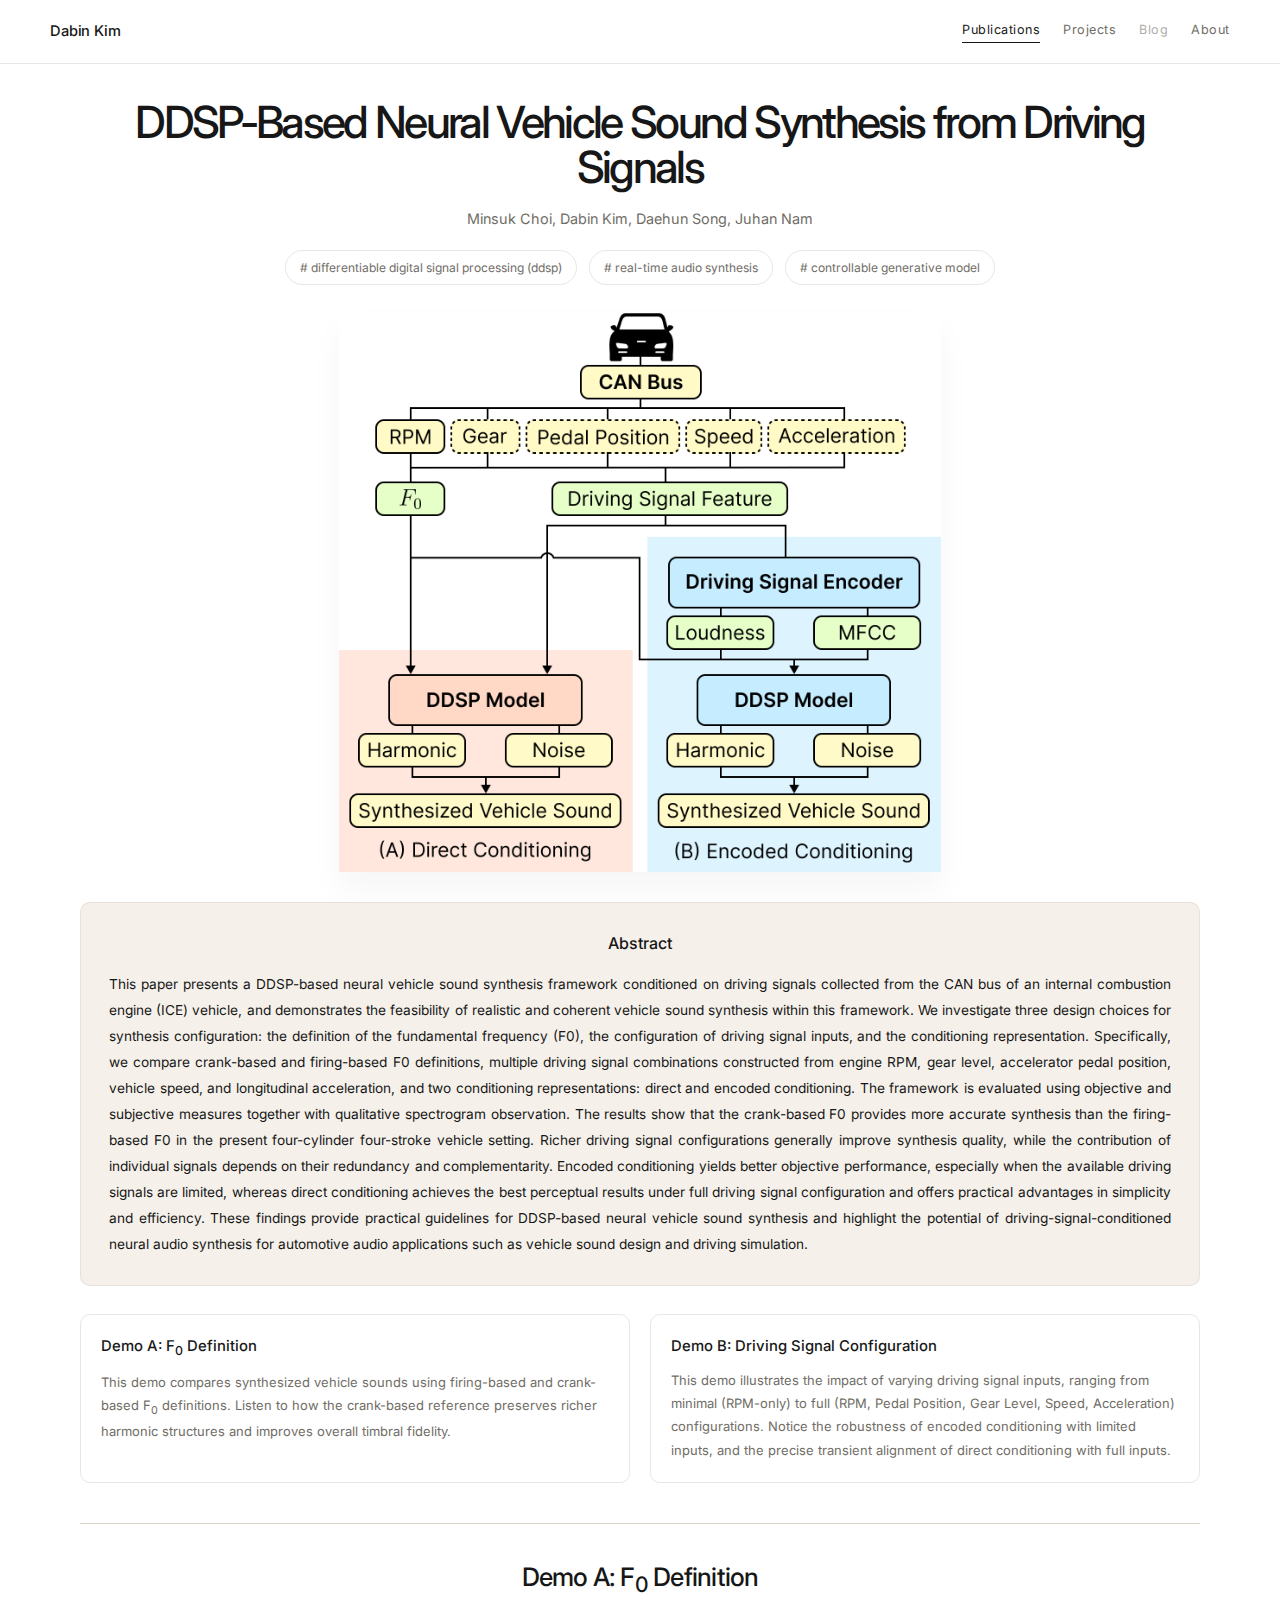
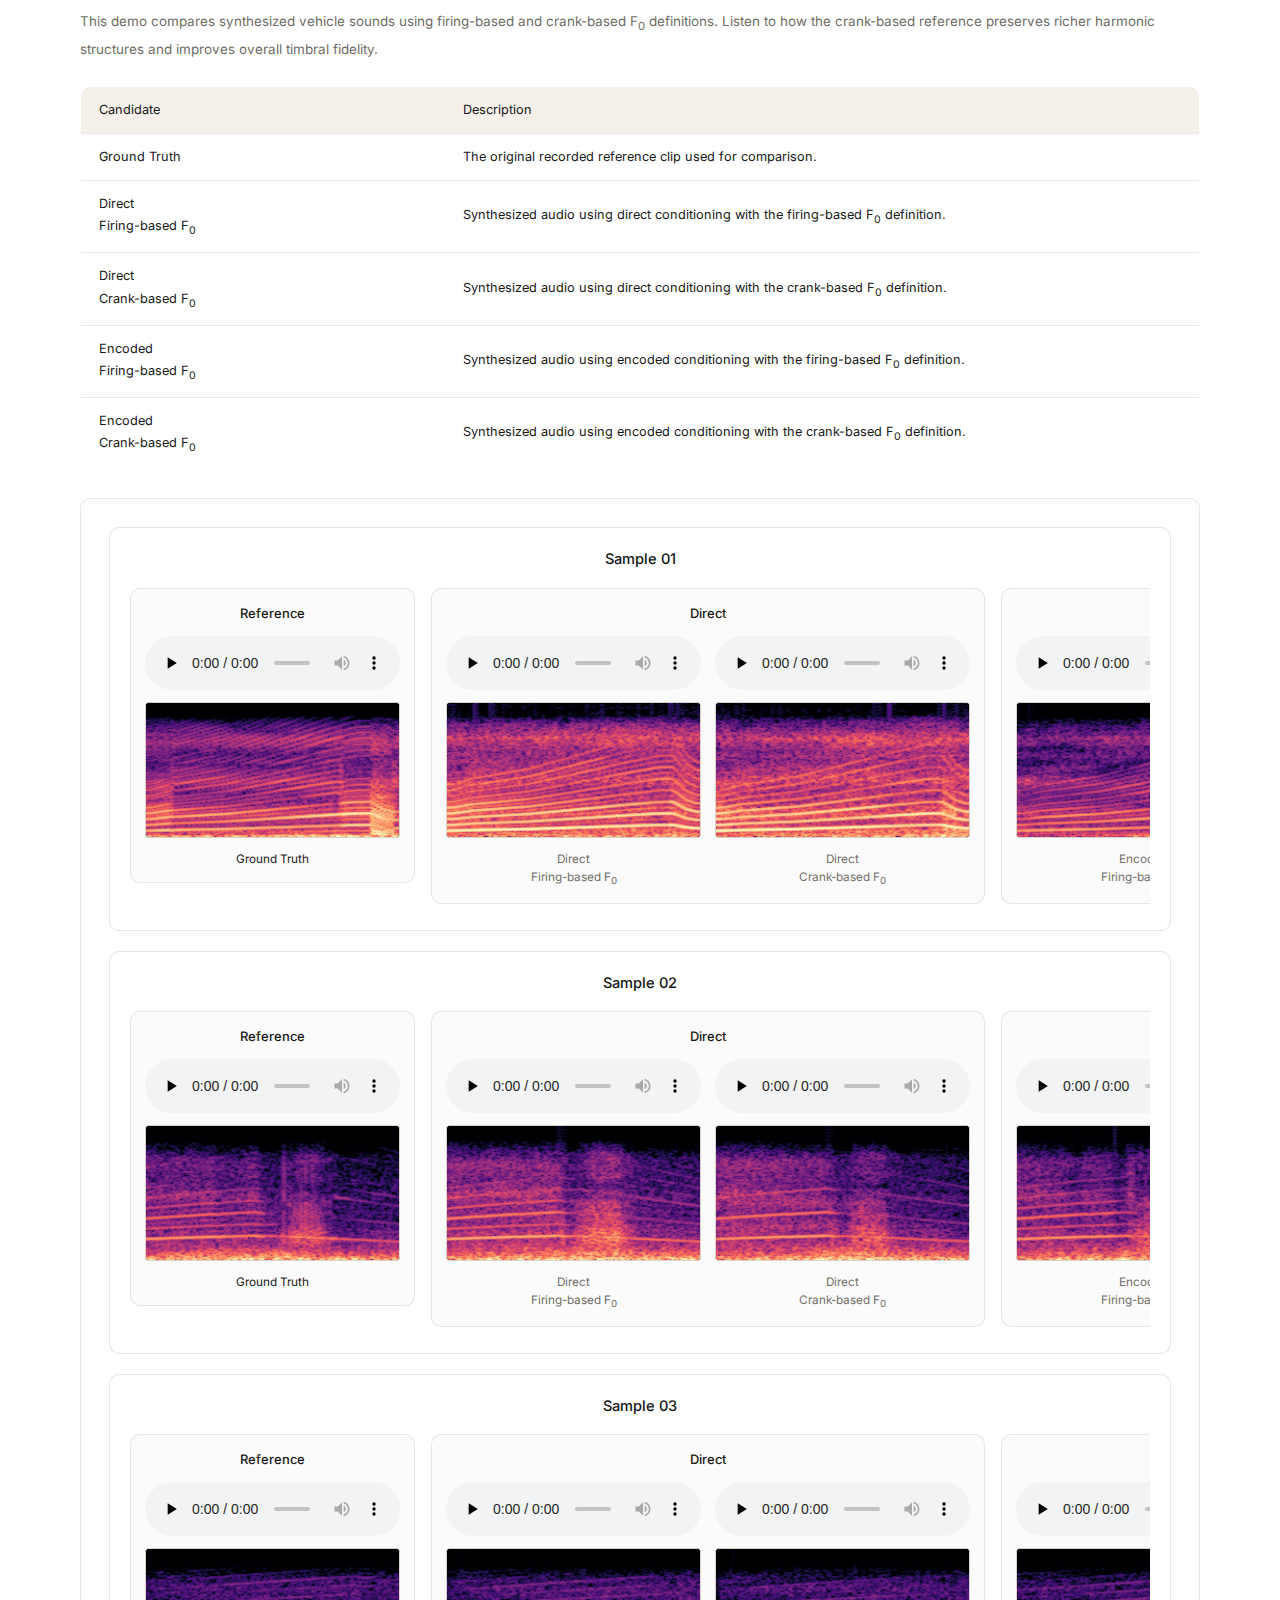
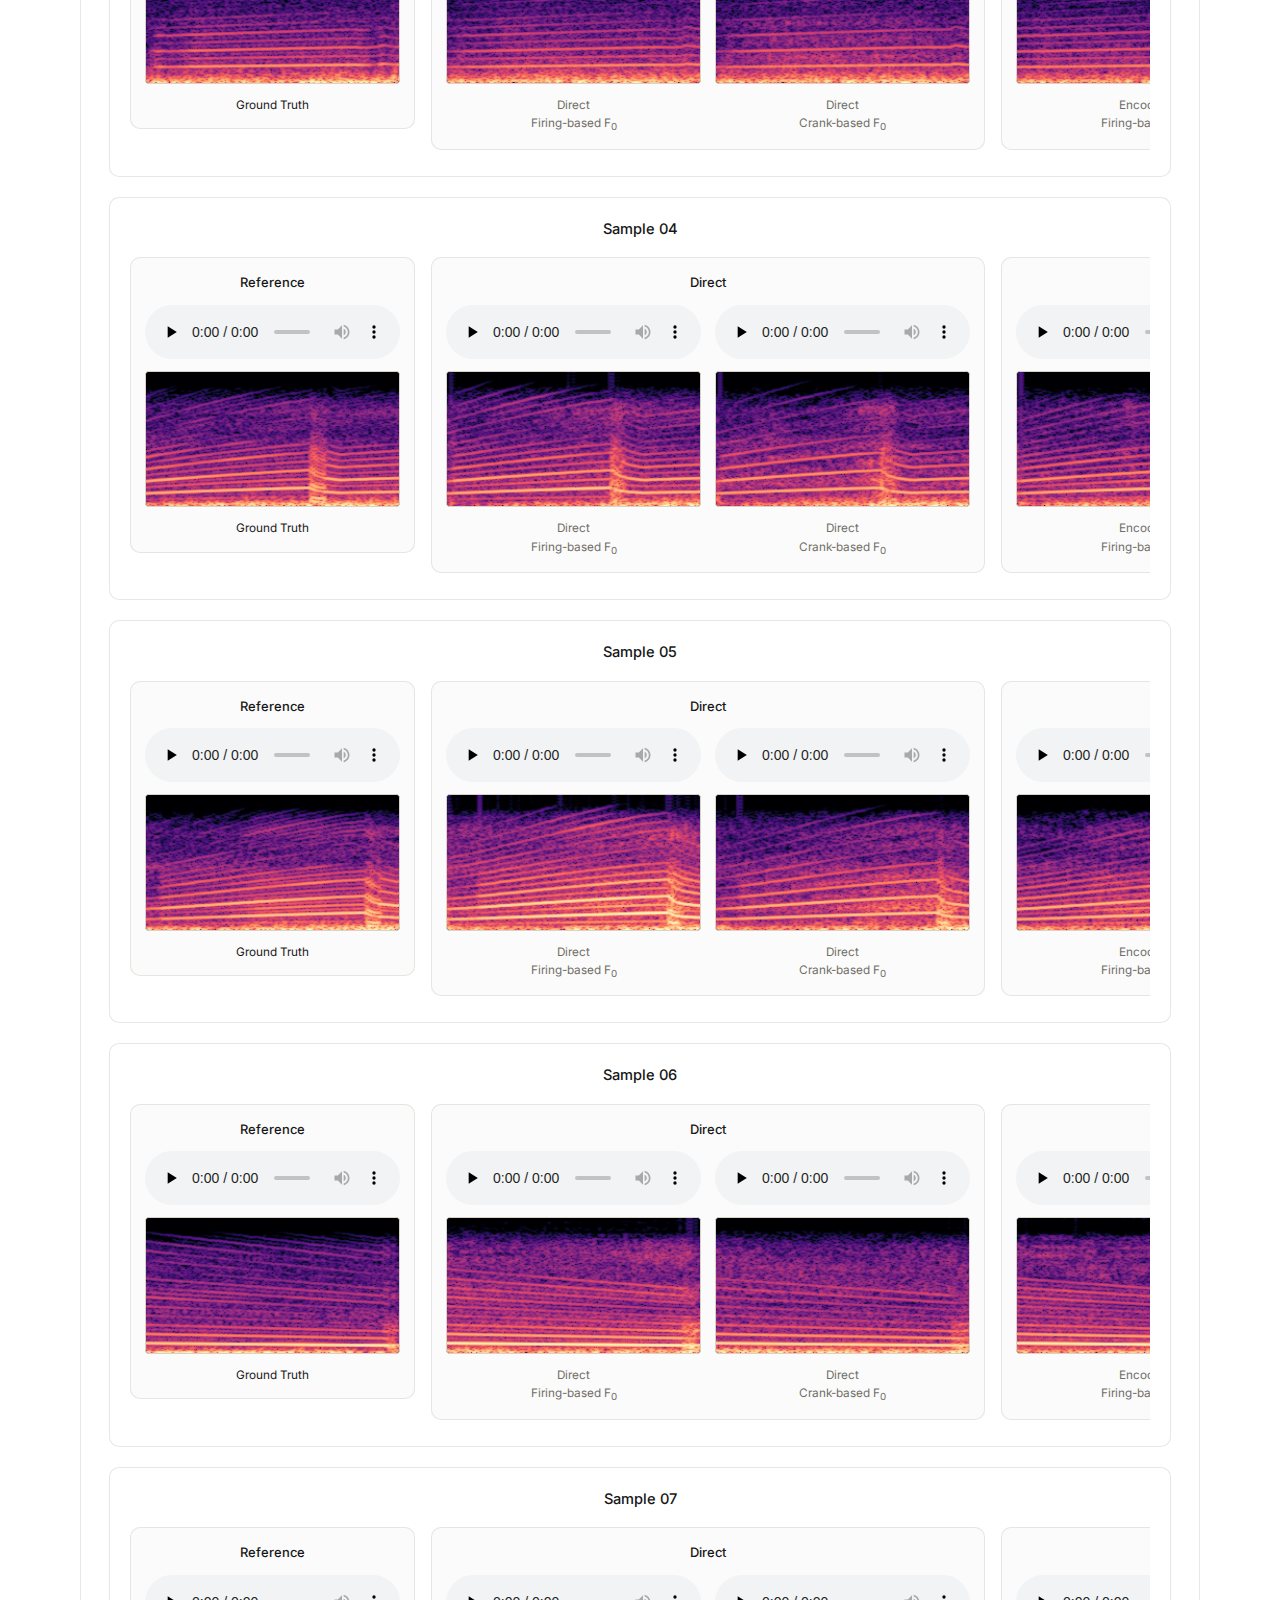
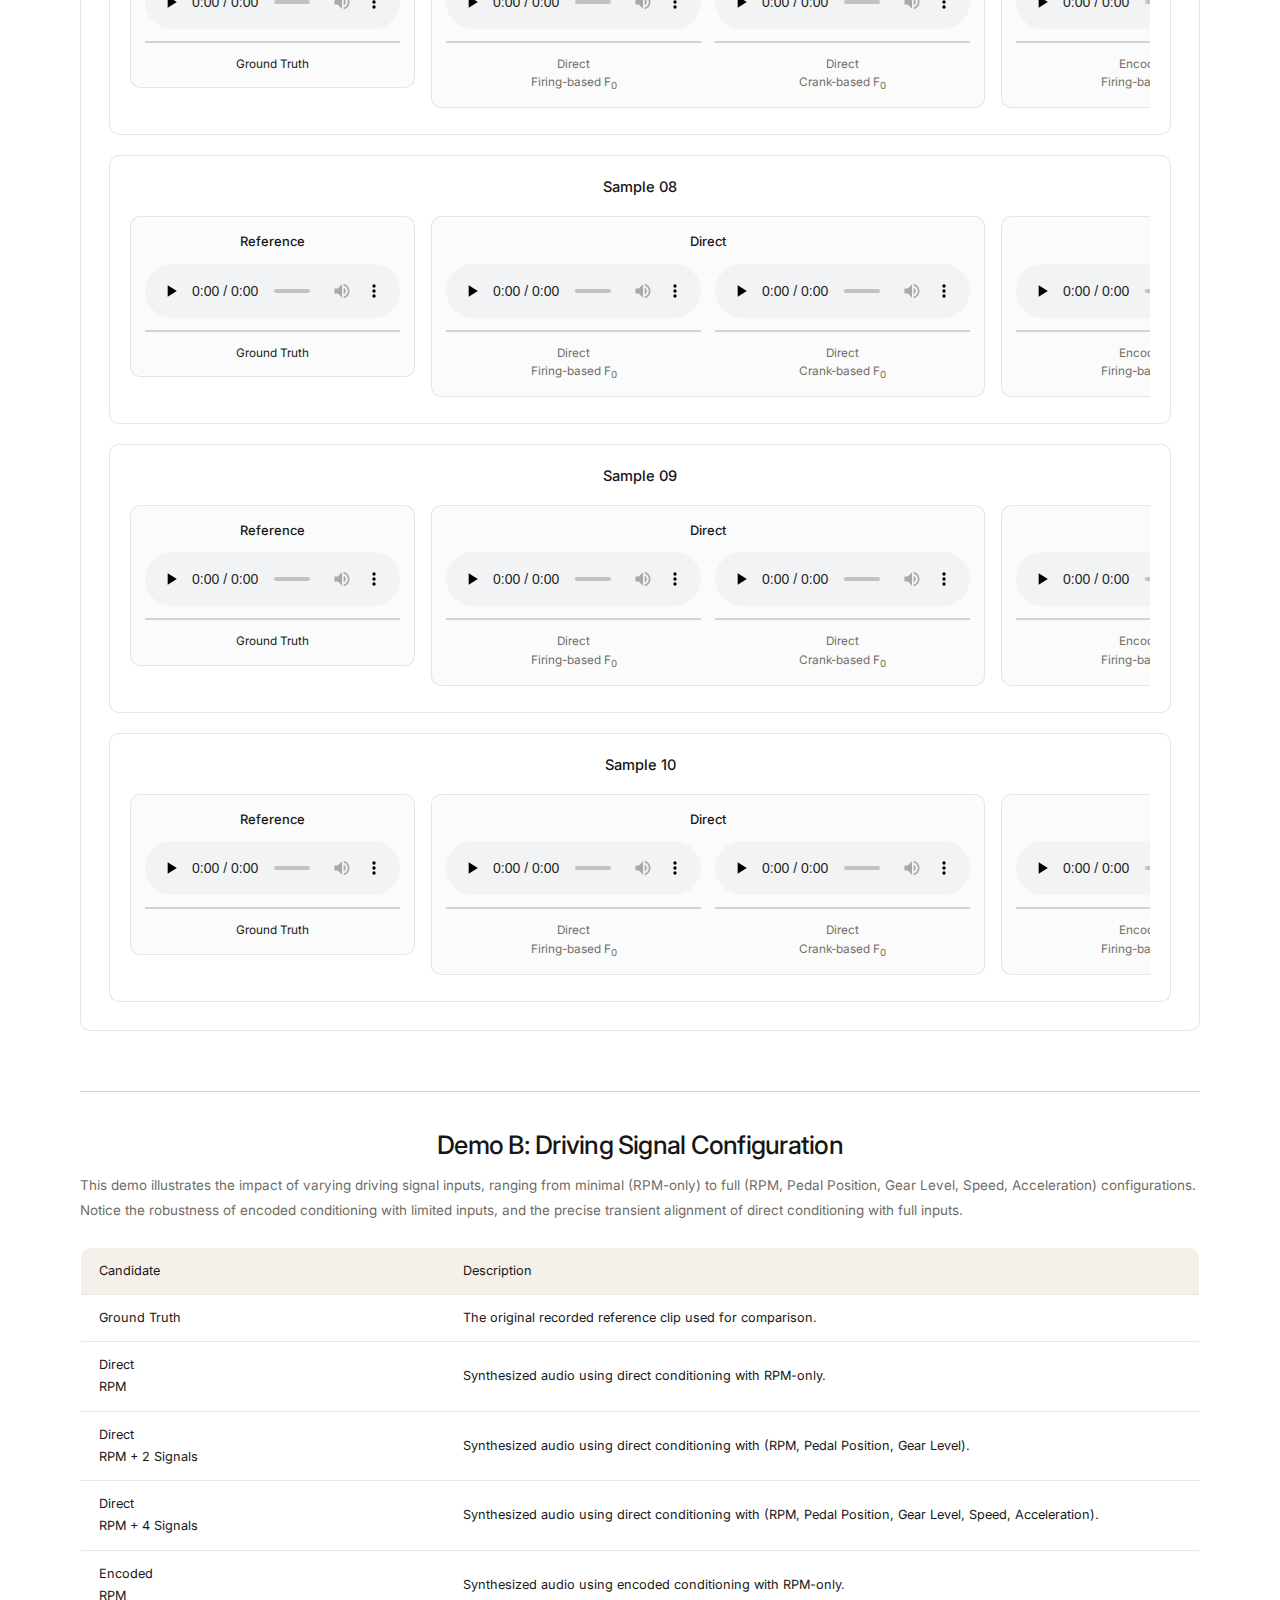
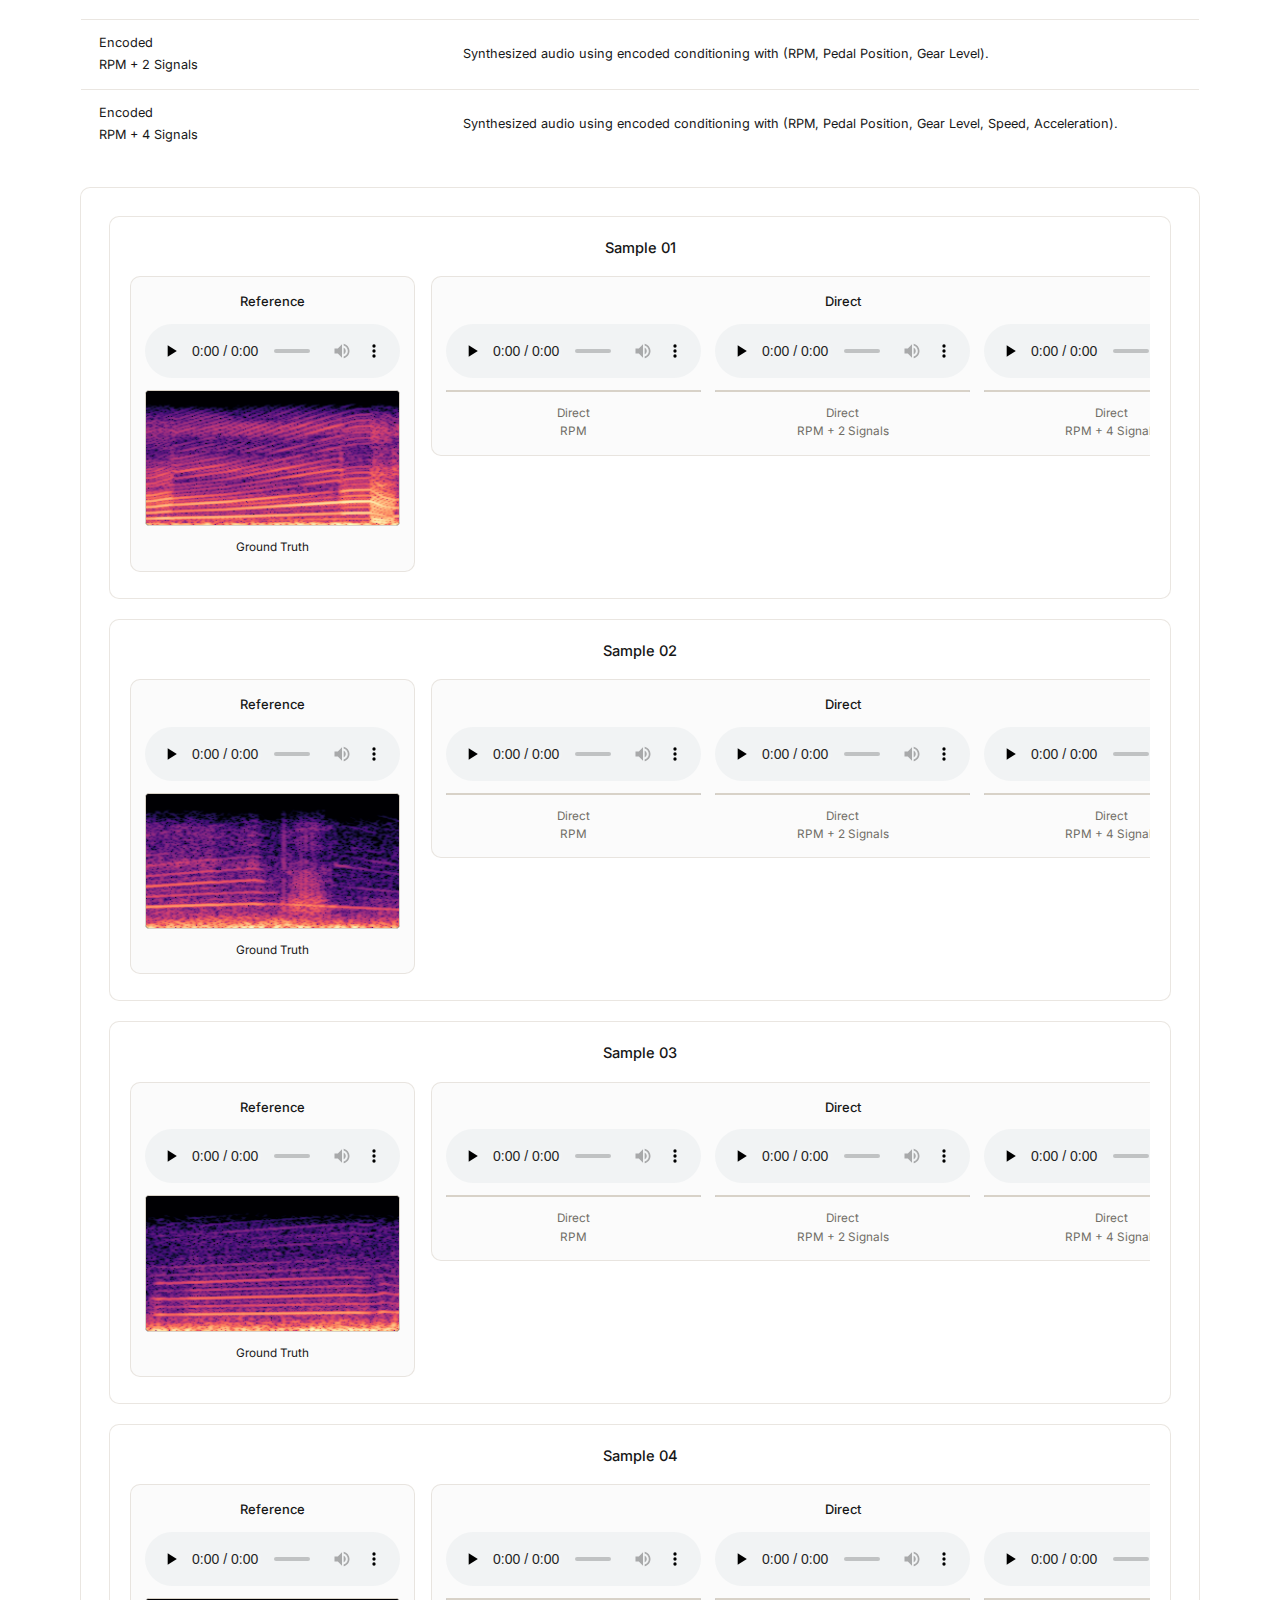
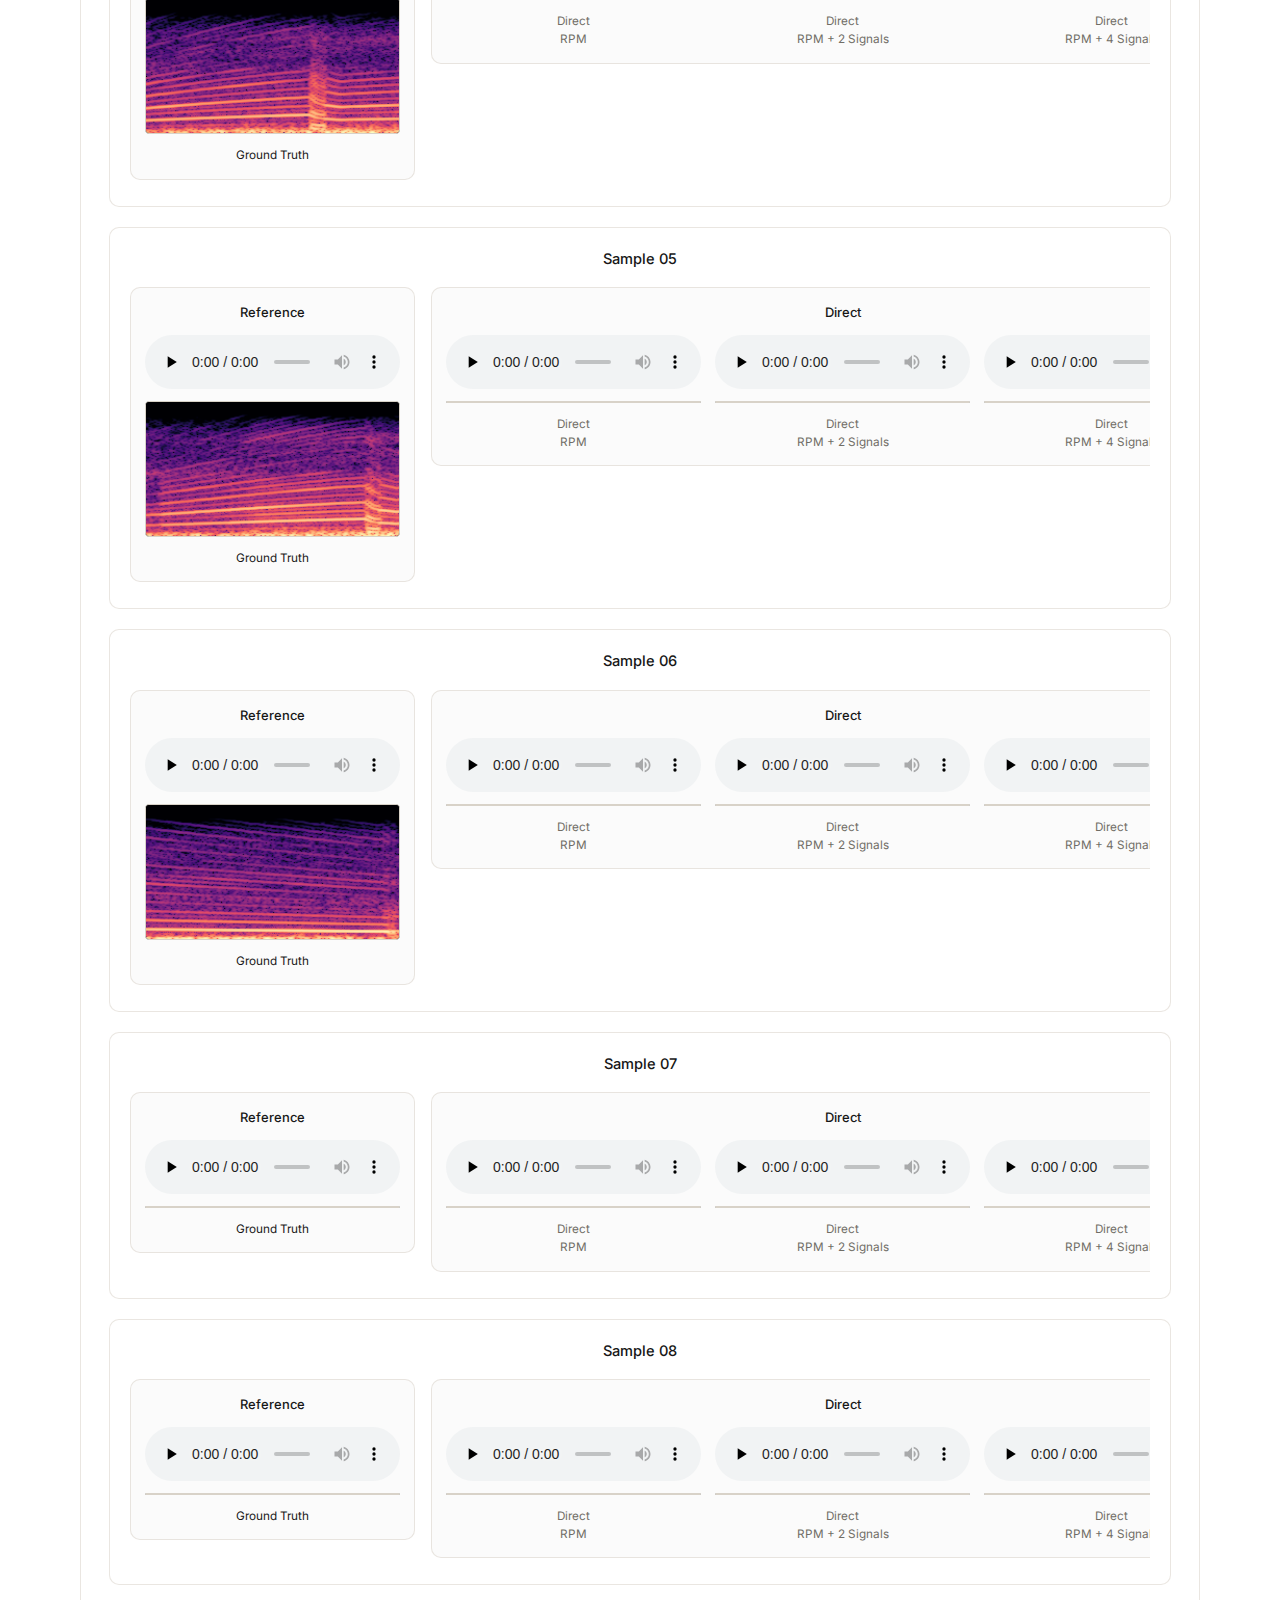
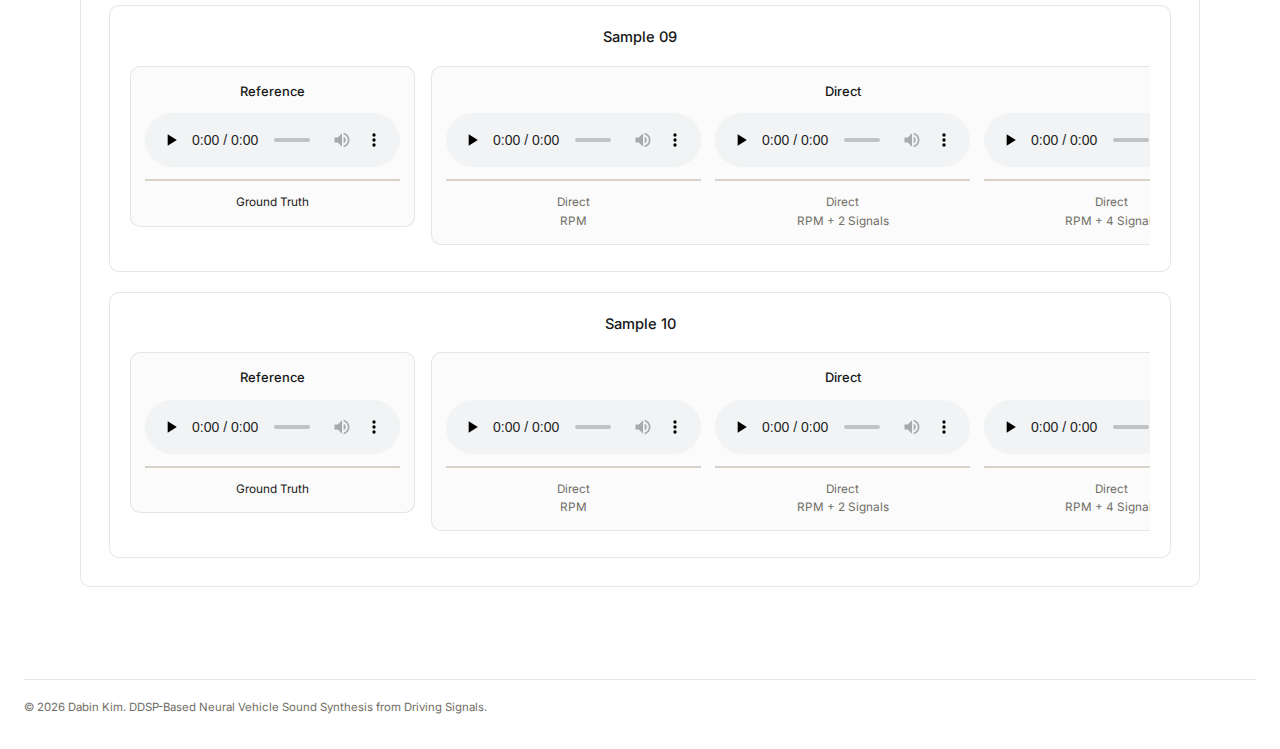
<file: ddsp-carsound/index.html>
<!DOCTYPE html>
<html lang="en">
<head>
    <meta charset="UTF-8">
    <meta name="viewport" content="width=device-width, initial-scale=1.0">
    <title>DDSP-Based Neural Vehicle Sound Synthesis from Driving Signals</title>
    <link rel="preconnect" href="https://fonts.googleapis.com">
    <link rel="preconnect" href="https://fonts.gstatic.com" crossorigin>
    <link href="https://fonts.googleapis.com/css2?family=Inter:wght@400;500;600&display=swap" rel="stylesheet">
    <link rel="stylesheet" href="../assets/css/ddsp-carsound.css">
</head>
<body>
    <header class="main-header">
        <div class="shell header-shell">
            <a href="../index.html" class="logo">Dabin Kim</a>
            <nav class="main-nav" aria-label="Primary">
                <ul>
                    <li><a href="../publications/index.html" class="is-active nav-current">Publications</a></li>
                    <li><a href="../projects/index.html">Projects</a></li>
                    <li><a href="#" class="nav-disabled" aria-disabled="true" tabindex="-1">Blog</a></li>
                    <li><a href="../index.html">About</a></li>
                </ul>
            </nav>
        </div>
    </header>

    <div class="shell post-layout">
        <main class="post-page">
        <section id="overview" class="post-section">
            <h1>DDSP-Based Neural Vehicle Sound Synthesis from Driving Signals</h1>
            <p class="article-authors">Minsuk Choi, Dabin Kim, Daehun Song, Juhan Nam</p>
            <div class="tags">
                <span class="tag"># differentiable digital signal processing (ddsp)</span>
                <span class="tag"># real-time audio synthesis</span>
                <span class="tag"># controllable generative model</span>
            </div>

            <div class="hero-figure">
                <img src="figs/fig_framework_overview.png" alt="Framework overview">
            </div>

            <div id="abstract" class="methodology abstract-card">
                <h3>Abstract</h3>
                <p>
                    This paper presents a <strong>DDSP-based neural vehicle sound synthesis framework</strong> conditioned on driving signals collected from the CAN bus of an internal combustion engine (ICE) vehicle, and demonstrates the feasibility of realistic and coherent vehicle sound synthesis within this framework. We investigate three design choices for synthesis configuration: the definition of the fundamental frequency (F0), the configuration of driving signal inputs, and the conditioning representation. Specifically, we compare crank-based and firing-based F0 definitions, multiple driving signal combinations constructed from engine RPM, gear level, accelerator pedal position, vehicle speed, and longitudinal acceleration, and two conditioning representations: direct and encoded conditioning. The framework is evaluated using objective and subjective measures together with qualitative spectrogram observation. The results show that the crank-based F0 provides more accurate synthesis than the firing-based F0 in the present four-cylinder four-stroke vehicle setting. Richer driving signal configurations generally improve synthesis quality, while the contribution of individual signals depends on their redundancy and complementarity. Encoded conditioning yields better objective performance, especially when the available driving signals are limited, whereas direct conditioning achieves the best perceptual results under full driving signal configuration and offers practical advantages in simplicity and efficiency. These findings provide practical guidelines for DDSP-based neural vehicle sound synthesis and highlight the potential of driving-signal-conditioned neural audio synthesis for automotive audio applications such as vehicle sound design and driving simulation.
                </p>
            </div>

            <div class="case-overview">
                <div class="case-card">
                    <h3>Demo A: F<sub>0</sub> Definition</h3>
                    <p>This demo compares synthesized vehicle sounds using firing-based and crank-based F<sub>0</sub> definitions. Listen to how the crank-based reference preserves richer harmonic structures and improves overall timbral fidelity.</p>
                </div>
                <div class="case-card">
                    <h3>Demo B: Driving Signal Configuration</h3>
                    <p>This demo illustrates the impact of varying driving signal inputs, ranging from minimal (RPM-only) to full (RPM, Pedal Position, Gear Level, Speed, Acceleration) configurations. Notice the robustness of encoded conditioning with limited inputs, and the precise transient alignment of direct conditioning with full inputs.</p>
                </div>
            </div>
        </section>
        <section id="demo-a" class="post-section">
            <h2 class="section-title centered-title">Demo A: F<sub>0</sub> Definition</h2>
            <p class="section-intro">This demo compares synthesized vehicle sounds using firing-based and crank-based F<sub>0</sub> definitions. Listen to how the crank-based reference preserves richer harmonic structures and improves overall timbral fidelity.</p>
            <div class="legend-table-wrap">
                <table class="legend-table">
                    <thead>
                        <tr>
                            <th style="width: 32%;">Candidate</th>
                            <th>Description</th>
                        </tr>
                    </thead>
                    <tbody>
                        <tr>
                            <td>Ground Truth</td>
                            <td>The original recorded reference clip used for comparison.</td>
                        </tr>
                        <tr>
                            <td>Direct<br>Firing-based F<sub>0</sub></td>
                            <td>Synthesized audio using direct conditioning with the firing-based F<sub>0</sub> definition.</td>
                        </tr>
                        <tr>
                            <td>Direct<br>Crank-based F<sub>0</sub></td>
                            <td>Synthesized audio using direct conditioning with the crank-based F<sub>0</sub> definition.</td>
                        </tr>
                        <tr>
                            <td>Encoded<br>Firing-based F<sub>0</sub></td>
                            <td>Synthesized audio using encoded conditioning with the firing-based F<sub>0</sub> definition.</td>
                        </tr>
                        <tr>
                            <td>Encoded<br>Crank-based F<sub>0</sub></td>
                            <td>Synthesized audio using encoded conditioning with the crank-based F<sub>0</sub> definition.</td>
                        </tr>
                    </tbody>
                </table>
            </div>
            <div class="demo-section">
                <article class="sample-card" id="f0-definition-sample-024">
                    <div class="sample-card-header">
                        <h3>Sample 01</h3>
                    </div>
                    <div class="sample-row-scroll">
                        <div class="sample-groups-layout">
                        <div class="sample-method-group">
                            <div class="sample-method-group-title">Reference</div>
                            <div class="sample-method-group-grid cols-1">
                        <div class="sample-item">
                            <audio controls preload="none" class="audio-player">
                                <source src="audio/2kHz_024_GroundTruth.wav" type="audio/wav">
                            </audio>
                            <img class="spectrogram-preview" src="spectrograms/2kHz_024_GroundTruth.png" alt="Spectrogram for F0 Definition sample 024 - Ground Truth" loading="lazy">
                            <p class="sample-label"><strong>Ground Truth<br></strong></p>
                        </div>
                            </div>
                        </div>
                        <div class="sample-method-group">
                            <div class="sample-method-group-title">Direct</div>
                            <div class="sample-method-group-grid cols-2">
                        <div class="sample-item">
                            <audio controls preload="none" class="audio-player">
                                <source src="audio/2kHz_024_TestA_02_C1_Direct.wav" type="audio/wav">
                            </audio>
                            <img class="spectrogram-preview" src="spectrograms/2kHz_024_TestA_02_C1_Direct.png" alt="Spectrogram for F0 Definition sample 024 - Direct Firing-based F0" loading="lazy">
                            <p class="sample-label">Direct<br>Firing-based F<sub>0</sub></p>
                        </div>
                        <div class="sample-item">
                            <audio controls preload="none" class="audio-player">
                                <source src="audio/2kHz_024_TestA_01_C2_Direct.wav" type="audio/wav">
                            </audio>
                            <img class="spectrogram-preview" src="spectrograms/2kHz_024_TestA_01_C2_Direct.png" alt="Spectrogram for F0 Definition sample 024 - Direct Crank-based F0" loading="lazy">
                            <p class="sample-label">Direct<br>Crank-based F<sub>0</sub></p>
                        </div>
                            </div>
                        </div>
                        <div class="sample-method-group">
                            <div class="sample-method-group-title">Encoded</div>
                            <div class="sample-method-group-grid cols-2">
                        <div class="sample-item">
                            <audio controls preload="none" class="audio-player">
                                <source src="audio/2kHz_024_TestA_04_C1_Encoder.wav" type="audio/wav">
                            </audio>
                            <img class="spectrogram-preview" src="spectrograms/2kHz_024_TestA_04_C1_Encoder.png" alt="Spectrogram for F0 Definition sample 024 - Encoded Firing-based F0" loading="lazy">
                            <p class="sample-label">Encoded<br>Firing-based F<sub>0</sub></p>
                        </div>
                        <div class="sample-item">
                            <audio controls preload="none" class="audio-player">
                                <source src="audio/2kHz_024_TestA_03_C2_Encoder.wav" type="audio/wav">
                            </audio>
                            <img class="spectrogram-preview" src="spectrograms/2kHz_024_TestA_03_C2_Encoder.png" alt="Spectrogram for F0 Definition sample 024 - Encoded Crank-based F0" loading="lazy">
                            <p class="sample-label">Encoded<br>Crank-based F<sub>0</sub></p>
                        </div>
                            </div>
                        </div>
                        </div>
                    </div>
                </article>
                <article class="sample-card" id="f0-definition-sample-031">
                    <div class="sample-card-header">
                        <h3>Sample 02</h3>
                    </div>
                    <div class="sample-row-scroll">
                        <div class="sample-groups-layout">
                        <div class="sample-method-group">
                            <div class="sample-method-group-title">Reference</div>
                            <div class="sample-method-group-grid cols-1">
                        <div class="sample-item">
                            <audio controls preload="none" class="audio-player">
                                <source src="audio/2kHz_031_GroundTruth.wav" type="audio/wav">
                            </audio>
                            <img class="spectrogram-preview" src="spectrograms/2kHz_031_GroundTruth.png" alt="Spectrogram for F0 Definition sample 031 - Ground Truth" loading="lazy">
                            <p class="sample-label"><strong>Ground Truth<br></strong></p>
                        </div>
                            </div>
                        </div>
                        <div class="sample-method-group">
                            <div class="sample-method-group-title">Direct</div>
                            <div class="sample-method-group-grid cols-2">
                        <div class="sample-item">
                            <audio controls preload="none" class="audio-player">
                                <source src="audio/2kHz_031_TestA_02_C1_Direct.wav" type="audio/wav">
                            </audio>
                            <img class="spectrogram-preview" src="spectrograms/2kHz_031_TestA_02_C1_Direct.png" alt="Spectrogram for F0 Definition sample 031 - Direct Firing-based F0" loading="lazy">
                            <p class="sample-label">Direct<br>Firing-based F<sub>0</sub></p>
                        </div>
                        <div class="sample-item">
                            <audio controls preload="none" class="audio-player">
                                <source src="audio/2kHz_031_TestA_01_C2_Direct.wav" type="audio/wav">
                            </audio>
                            <img class="spectrogram-preview" src="spectrograms/2kHz_031_TestA_01_C2_Direct.png" alt="Spectrogram for F0 Definition sample 031 - Direct Crank-based F0" loading="lazy">
                            <p class="sample-label">Direct<br>Crank-based F<sub>0</sub></p>
                        </div>
                            </div>
                        </div>
                        <div class="sample-method-group">
                            <div class="sample-method-group-title">Encoded</div>
                            <div class="sample-method-group-grid cols-2">
                        <div class="sample-item">
                            <audio controls preload="none" class="audio-player">
                                <source src="audio/2kHz_031_TestA_04_C1_Encoder.wav" type="audio/wav">
                            </audio>
                            <img class="spectrogram-preview" src="spectrograms/2kHz_031_TestA_04_C1_Encoder.png" alt="Spectrogram for F0 Definition sample 031 - Encoded Firing-based F0" loading="lazy">
                            <p class="sample-label">Encoded<br>Firing-based F<sub>0</sub></p>
                        </div>
                        <div class="sample-item">
                            <audio controls preload="none" class="audio-player">
                                <source src="audio/2kHz_031_TestA_03_C2_Encoder.wav" type="audio/wav">
                            </audio>
                            <img class="spectrogram-preview" src="spectrograms/2kHz_031_TestA_03_C2_Encoder.png" alt="Spectrogram for F0 Definition sample 031 - Encoded Crank-based F0" loading="lazy">
                            <p class="sample-label">Encoded<br>Crank-based F<sub>0</sub></p>
                        </div>
                            </div>
                        </div>
                        </div>
                    </div>
                </article>
                <article class="sample-card" id="f0-definition-sample-052">
                    <div class="sample-card-header">
                        <h3>Sample 03</h3>
                    </div>
                    <div class="sample-row-scroll">
                        <div class="sample-groups-layout">
                        <div class="sample-method-group">
                            <div class="sample-method-group-title">Reference</div>
                            <div class="sample-method-group-grid cols-1">
                        <div class="sample-item">
                            <audio controls preload="none" class="audio-player">
                                <source src="audio/2kHz_052_GroundTruth.wav" type="audio/wav">
                            </audio>
                            <img class="spectrogram-preview" src="spectrograms/2kHz_052_GroundTruth.png" alt="Spectrogram for F0 Definition sample 052 - Ground Truth" loading="lazy">
                            <p class="sample-label"><strong>Ground Truth<br></strong></p>
                        </div>
                            </div>
                        </div>
                        <div class="sample-method-group">
                            <div class="sample-method-group-title">Direct</div>
                            <div class="sample-method-group-grid cols-2">
                        <div class="sample-item">
                            <audio controls preload="none" class="audio-player">
                                <source src="audio/2kHz_052_TestA_02_C1_Direct.wav" type="audio/wav">
                            </audio>
                            <img class="spectrogram-preview" src="spectrograms/2kHz_052_TestA_02_C1_Direct.png" alt="Spectrogram for F0 Definition sample 052 - Direct Firing-based F0" loading="lazy">
                            <p class="sample-label">Direct<br>Firing-based F<sub>0</sub></p>
                        </div>
                        <div class="sample-item">
                            <audio controls preload="none" class="audio-player">
                                <source src="audio/2kHz_052_TestA_01_C2_Direct.wav" type="audio/wav">
                            </audio>
                            <img class="spectrogram-preview" src="spectrograms/2kHz_052_TestA_01_C2_Direct.png" alt="Spectrogram for F0 Definition sample 052 - Direct Crank-based F0" loading="lazy">
                            <p class="sample-label">Direct<br>Crank-based F<sub>0</sub></p>
                        </div>
                            </div>
                        </div>
                        <div class="sample-method-group">
                            <div class="sample-method-group-title">Encoded</div>
                            <div class="sample-method-group-grid cols-2">
                        <div class="sample-item">
                            <audio controls preload="none" class="audio-player">
                                <source src="audio/2kHz_052_TestA_04_C1_Encoder.wav" type="audio/wav">
                            </audio>
                            <img class="spectrogram-preview" src="spectrograms/2kHz_052_TestA_04_C1_Encoder.png" alt="Spectrogram for F0 Definition sample 052 - Encoded Firing-based F0" loading="lazy">
                            <p class="sample-label">Encoded<br>Firing-based F<sub>0</sub></p>
                        </div>
                        <div class="sample-item">
                            <audio controls preload="none" class="audio-player">
                                <source src="audio/2kHz_052_TestA_03_C2_Encoder.wav" type="audio/wav">
                            </audio>
                            <img class="spectrogram-preview" src="spectrograms/2kHz_052_TestA_03_C2_Encoder.png" alt="Spectrogram for F0 Definition sample 052 - Encoded Crank-based F0" loading="lazy">
                            <p class="sample-label">Encoded<br>Crank-based F<sub>0</sub></p>
                        </div>
                            </div>
                        </div>
                        </div>
                    </div>
                </article>
                <article class="sample-card" id="f0-definition-sample-080">
                    <div class="sample-card-header">
                        <h3>Sample 04</h3>
                    </div>
                    <div class="sample-row-scroll">
                        <div class="sample-groups-layout">
                        <div class="sample-method-group">
                            <div class="sample-method-group-title">Reference</div>
                            <div class="sample-method-group-grid cols-1">
                        <div class="sample-item">
                            <audio controls preload="none" class="audio-player">
                                <source src="audio/2kHz_080_GroundTruth.wav" type="audio/wav">
                            </audio>
                            <img class="spectrogram-preview" src="spectrograms/2kHz_080_GroundTruth.png" alt="Spectrogram for F0 Definition sample 080 - Ground Truth" loading="lazy">
                            <p class="sample-label"><strong>Ground Truth<br></strong></p>
                        </div>
                            </div>
                        </div>
                        <div class="sample-method-group">
                            <div class="sample-method-group-title">Direct</div>
                            <div class="sample-method-group-grid cols-2">
                        <div class="sample-item">
                            <audio controls preload="none" class="audio-player">
                                <source src="audio/2kHz_080_TestA_02_C1_Direct.wav" type="audio/wav">
                            </audio>
                            <img class="spectrogram-preview" src="spectrograms/2kHz_080_TestA_02_C1_Direct.png" alt="Spectrogram for F0 Definition sample 080 - Direct Firing-based F0" loading="lazy">
                            <p class="sample-label">Direct<br>Firing-based F<sub>0</sub></p>
                        </div>
                        <div class="sample-item">
                            <audio controls preload="none" class="audio-player">
                                <source src="audio/2kHz_080_TestA_01_C2_Direct.wav" type="audio/wav">
                            </audio>
                            <img class="spectrogram-preview" src="spectrograms/2kHz_080_TestA_01_C2_Direct.png" alt="Spectrogram for F0 Definition sample 080 - Direct Crank-based F0" loading="lazy">
                            <p class="sample-label">Direct<br>Crank-based F<sub>0</sub></p>
                        </div>
                            </div>
                        </div>
                        <div class="sample-method-group">
                            <div class="sample-method-group-title">Encoded</div>
                            <div class="sample-method-group-grid cols-2">
                        <div class="sample-item">
                            <audio controls preload="none" class="audio-player">
                                <source src="audio/2kHz_080_TestA_04_C1_Encoder.wav" type="audio/wav">
                            </audio>
                            <img class="spectrogram-preview" src="spectrograms/2kHz_080_TestA_04_C1_Encoder.png" alt="Spectrogram for F0 Definition sample 080 - Encoded Firing-based F0" loading="lazy">
                            <p class="sample-label">Encoded<br>Firing-based F<sub>0</sub></p>
                        </div>
                        <div class="sample-item">
                            <audio controls preload="none" class="audio-player">
                                <source src="audio/2kHz_080_TestA_03_C2_Encoder.wav" type="audio/wav">
                            </audio>
                            <img class="spectrogram-preview" src="spectrograms/2kHz_080_TestA_03_C2_Encoder.png" alt="Spectrogram for F0 Definition sample 080 - Encoded Crank-based F0" loading="lazy">
                            <p class="sample-label">Encoded<br>Crank-based F<sub>0</sub></p>
                        </div>
                            </div>
                        </div>
                        </div>
                    </div>
                </article>
                <article class="sample-card" id="f0-definition-sample-095">
                    <div class="sample-card-header">
                        <h3>Sample 05</h3>
                    </div>
                    <div class="sample-row-scroll">
                        <div class="sample-groups-layout">
                        <div class="sample-method-group">
                            <div class="sample-method-group-title">Reference</div>
                            <div class="sample-method-group-grid cols-1">
                        <div class="sample-item">
                            <audio controls preload="none" class="audio-player">
                                <source src="audio/2kHz_095_GroundTruth.wav" type="audio/wav">
                            </audio>
                            <img class="spectrogram-preview" src="spectrograms/2kHz_095_GroundTruth.png" alt="Spectrogram for F0 Definition sample 095 - Ground Truth" loading="lazy">
                            <p class="sample-label"><strong>Ground Truth<br></strong></p>
                        </div>
                            </div>
                        </div>
                        <div class="sample-method-group">
                            <div class="sample-method-group-title">Direct</div>
                            <div class="sample-method-group-grid cols-2">
                        <div class="sample-item">
                            <audio controls preload="none" class="audio-player">
                                <source src="audio/2kHz_095_TestA_02_C1_Direct.wav" type="audio/wav">
                            </audio>
                            <img class="spectrogram-preview" src="spectrograms/2kHz_095_TestA_02_C1_Direct.png" alt="Spectrogram for F0 Definition sample 095 - Direct Firing-based F0" loading="lazy">
                            <p class="sample-label">Direct<br>Firing-based F<sub>0</sub></p>
                        </div>
                        <div class="sample-item">
                            <audio controls preload="none" class="audio-player">
                                <source src="audio/2kHz_095_TestA_01_C2_Direct.wav" type="audio/wav">
                            </audio>
                            <img class="spectrogram-preview" src="spectrograms/2kHz_095_TestA_01_C2_Direct.png" alt="Spectrogram for F0 Definition sample 095 - Direct Crank-based F0" loading="lazy">
                            <p class="sample-label">Direct<br>Crank-based F<sub>0</sub></p>
                        </div>
                            </div>
                        </div>
                        <div class="sample-method-group">
                            <div class="sample-method-group-title">Encoded</div>
                            <div class="sample-method-group-grid cols-2">
                        <div class="sample-item">
                            <audio controls preload="none" class="audio-player">
                                <source src="audio/2kHz_095_TestA_04_C1_Encoder.wav" type="audio/wav">
                            </audio>
                            <img class="spectrogram-preview" src="spectrograms/2kHz_095_TestA_04_C1_Encoder.png" alt="Spectrogram for F0 Definition sample 095 - Encoded Firing-based F0" loading="lazy">
                            <p class="sample-label">Encoded<br>Firing-based F<sub>0</sub></p>
                        </div>
                        <div class="sample-item">
                            <audio controls preload="none" class="audio-player">
                                <source src="audio/2kHz_095_TestA_03_C2_Encoder.wav" type="audio/wav">
                            </audio>
                            <img class="spectrogram-preview" src="spectrograms/2kHz_095_TestA_03_C2_Encoder.png" alt="Spectrogram for F0 Definition sample 095 - Encoded Crank-based F0" loading="lazy">
                            <p class="sample-label">Encoded<br>Crank-based F<sub>0</sub></p>
                        </div>
                            </div>
                        </div>
                        </div>
                    </div>
                </article>
                <article class="sample-card" id="f0-definition-sample-099">
                    <div class="sample-card-header">
                        <h3>Sample 06</h3>
                    </div>
                    <div class="sample-row-scroll">
                        <div class="sample-groups-layout">
                        <div class="sample-method-group">
                            <div class="sample-method-group-title">Reference</div>
                            <div class="sample-method-group-grid cols-1">
                        <div class="sample-item">
                            <audio controls preload="none" class="audio-player">
                                <source src="audio/2kHz_099_GroundTruth.wav" type="audio/wav">
                            </audio>
                            <img class="spectrogram-preview" src="spectrograms/2kHz_099_GroundTruth.png" alt="Spectrogram for F0 Definition sample 099 - Ground Truth" loading="lazy">
                            <p class="sample-label"><strong>Ground Truth<br></strong></p>
                        </div>
                            </div>
                        </div>
                        <div class="sample-method-group">
                            <div class="sample-method-group-title">Direct</div>
                            <div class="sample-method-group-grid cols-2">
                        <div class="sample-item">
                            <audio controls preload="none" class="audio-player">
                                <source src="audio/2kHz_099_TestA_02_C1_Direct.wav" type="audio/wav">
                            </audio>
                            <img class="spectrogram-preview" src="spectrograms/2kHz_099_TestA_02_C1_Direct.png" alt="Spectrogram for F0 Definition sample 099 - Direct Firing-based F0" loading="lazy">
                            <p class="sample-label">Direct<br>Firing-based F<sub>0</sub></p>
                        </div>
                        <div class="sample-item">
                            <audio controls preload="none" class="audio-player">
                                <source src="audio/2kHz_099_TestA_01_C2_Direct.wav" type="audio/wav">
                            </audio>
                            <img class="spectrogram-preview" src="spectrograms/2kHz_099_TestA_01_C2_Direct.png" alt="Spectrogram for F0 Definition sample 099 - Direct Crank-based F0" loading="lazy">
                            <p class="sample-label">Direct<br>Crank-based F<sub>0</sub></p>
                        </div>
                            </div>
                        </div>
                        <div class="sample-method-group">
                            <div class="sample-method-group-title">Encoded</div>
                            <div class="sample-method-group-grid cols-2">
                        <div class="sample-item">
                            <audio controls preload="none" class="audio-player">
                                <source src="audio/2kHz_099_TestA_04_C1_Encoder.wav" type="audio/wav">
                            </audio>
                            <img class="spectrogram-preview" src="spectrograms/2kHz_099_TestA_04_C1_Encoder.png" alt="Spectrogram for F0 Definition sample 099 - Encoded Firing-based F0" loading="lazy">
                            <p class="sample-label">Encoded<br>Firing-based F<sub>0</sub></p>
                        </div>
                        <div class="sample-item">
                            <audio controls preload="none" class="audio-player">
                                <source src="audio/2kHz_099_TestA_03_C2_Encoder.wav" type="audio/wav">
                            </audio>
                            <img class="spectrogram-preview" src="spectrograms/2kHz_099_TestA_03_C2_Encoder.png" alt="Spectrogram for F0 Definition sample 099 - Encoded Crank-based F0" loading="lazy">
                            <p class="sample-label">Encoded<br>Crank-based F<sub>0</sub></p>
                        </div>
                            </div>
                        </div>
                        </div>
                    </div>
                </article>
                <article class="sample-card" id="f0-definition-sample-104">
                    <div class="sample-card-header">
                        <h3>Sample 07</h3>
                    </div>
                    <div class="sample-row-scroll">
                        <div class="sample-groups-layout">
                        <div class="sample-method-group">
                            <div class="sample-method-group-title">Reference</div>
                            <div class="sample-method-group-grid cols-1">
                        <div class="sample-item">
                            <audio controls preload="none" class="audio-player">
                                <source src="audio/2kHz_104_GroundTruth.wav" type="audio/wav">
                            </audio>
                            <img class="spectrogram-preview" src="spectrograms/2kHz_104_GroundTruth.png" alt="Spectrogram for F0 Definition sample 104 - Ground Truth" loading="lazy">
                            <p class="sample-label"><strong>Ground Truth<br></strong></p>
                        </div>
                            </div>
                        </div>
                        <div class="sample-method-group">
                            <div class="sample-method-group-title">Direct</div>
                            <div class="sample-method-group-grid cols-2">
                        <div class="sample-item">
                            <audio controls preload="none" class="audio-player">
                                <source src="audio/2kHz_104_TestA_02_C1_Direct.wav" type="audio/wav">
                            </audio>
                            <img class="spectrogram-preview" src="spectrograms/2kHz_104_TestA_02_C1_Direct.png" alt="Spectrogram for F0 Definition sample 104 - Direct Firing-based F0" loading="lazy">
                            <p class="sample-label">Direct<br>Firing-based F<sub>0</sub></p>
                        </div>
                        <div class="sample-item">
                            <audio controls preload="none" class="audio-player">
                                <source src="audio/2kHz_104_TestA_01_C2_Direct.wav" type="audio/wav">
                            </audio>
                            <img class="spectrogram-preview" src="spectrograms/2kHz_104_TestA_01_C2_Direct.png" alt="Spectrogram for F0 Definition sample 104 - Direct Crank-based F0" loading="lazy">
                            <p class="sample-label">Direct<br>Crank-based F<sub>0</sub></p>
                        </div>
                            </div>
                        </div>
                        <div class="sample-method-group">
                            <div class="sample-method-group-title">Encoded</div>
                            <div class="sample-method-group-grid cols-2">
                        <div class="sample-item">
                            <audio controls preload="none" class="audio-player">
                                <source src="audio/2kHz_104_TestA_04_C1_Encoder.wav" type="audio/wav">
                            </audio>
                            <img class="spectrogram-preview" src="spectrograms/2kHz_104_TestA_04_C1_Encoder.png" alt="Spectrogram for F0 Definition sample 104 - Encoded Firing-based F0" loading="lazy">
                            <p class="sample-label">Encoded<br>Firing-based F<sub>0</sub></p>
                        </div>
                        <div class="sample-item">
                            <audio controls preload="none" class="audio-player">
                                <source src="audio/2kHz_104_TestA_03_C2_Encoder.wav" type="audio/wav">
                            </audio>
                            <img class="spectrogram-preview" src="spectrograms/2kHz_104_TestA_03_C2_Encoder.png" alt="Spectrogram for F0 Definition sample 104 - Encoded Crank-based F0" loading="lazy">
                            <p class="sample-label">Encoded<br>Crank-based F<sub>0</sub></p>
                        </div>
                            </div>
                        </div>
                        </div>
                    </div>
                </article>
                <article class="sample-card" id="f0-definition-sample-112">
                    <div class="sample-card-header">
                        <h3>Sample 08</h3>
                    </div>
                    <div class="sample-row-scroll">
                        <div class="sample-groups-layout">
                        <div class="sample-method-group">
                            <div class="sample-method-group-title">Reference</div>
                            <div class="sample-method-group-grid cols-1">
                        <div class="sample-item">
                            <audio controls preload="none" class="audio-player">
                                <source src="audio/2kHz_112_GroundTruth.wav" type="audio/wav">
                            </audio>
                            <img class="spectrogram-preview" src="spectrograms/2kHz_112_GroundTruth.png" alt="Spectrogram for F0 Definition sample 112 - Ground Truth" loading="lazy">
                            <p class="sample-label"><strong>Ground Truth<br></strong></p>
                        </div>
                            </div>
                        </div>
                        <div class="sample-method-group">
                            <div class="sample-method-group-title">Direct</div>
                            <div class="sample-method-group-grid cols-2">
                        <div class="sample-item">
                            <audio controls preload="none" class="audio-player">
                                <source src="audio/2kHz_112_TestA_02_C1_Direct.wav" type="audio/wav">
                            </audio>
                            <img class="spectrogram-preview" src="spectrograms/2kHz_112_TestA_02_C1_Direct.png" alt="Spectrogram for F0 Definition sample 112 - Direct Firing-based F0" loading="lazy">
                            <p class="sample-label">Direct<br>Firing-based F<sub>0</sub></p>
                        </div>
                        <div class="sample-item">
                            <audio controls preload="none" class="audio-player">
                                <source src="audio/2kHz_112_TestA_01_C2_Direct.wav" type="audio/wav">
                            </audio>
                            <img class="spectrogram-preview" src="spectrograms/2kHz_112_TestA_01_C2_Direct.png" alt="Spectrogram for F0 Definition sample 112 - Direct Crank-based F0" loading="lazy">
                            <p class="sample-label">Direct<br>Crank-based F<sub>0</sub></p>
                        </div>
                            </div>
                        </div>
                        <div class="sample-method-group">
                            <div class="sample-method-group-title">Encoded</div>
                            <div class="sample-method-group-grid cols-2">
                        <div class="sample-item">
                            <audio controls preload="none" class="audio-player">
                                <source src="audio/2kHz_112_TestA_04_C1_Encoder.wav" type="audio/wav">
                            </audio>
                            <img class="spectrogram-preview" src="spectrograms/2kHz_112_TestA_04_C1_Encoder.png" alt="Spectrogram for F0 Definition sample 112 - Encoded Firing-based F0" loading="lazy">
                            <p class="sample-label">Encoded<br>Firing-based F<sub>0</sub></p>
                        </div>
                        <div class="sample-item">
                            <audio controls preload="none" class="audio-player">
                                <source src="audio/2kHz_112_TestA_03_C2_Encoder.wav" type="audio/wav">
                            </audio>
                            <img class="spectrogram-preview" src="spectrograms/2kHz_112_TestA_03_C2_Encoder.png" alt="Spectrogram for F0 Definition sample 112 - Encoded Crank-based F0" loading="lazy">
                            <p class="sample-label">Encoded<br>Crank-based F<sub>0</sub></p>
                        </div>
                            </div>
                        </div>
                        </div>
                    </div>
                </article>
                <article class="sample-card" id="f0-definition-sample-172">
                    <div class="sample-card-header">
                        <h3>Sample 09</h3>
                    </div>
                    <div class="sample-row-scroll">
                        <div class="sample-groups-layout">
                        <div class="sample-method-group">
                            <div class="sample-method-group-title">Reference</div>
                            <div class="sample-method-group-grid cols-1">
                        <div class="sample-item">
                            <audio controls preload="none" class="audio-player">
                                <source src="audio/2kHz_172_GroundTruth.wav" type="audio/wav">
                            </audio>
                            <img class="spectrogram-preview" src="spectrograms/2kHz_172_GroundTruth.png" alt="Spectrogram for F0 Definition sample 172 - Ground Truth" loading="lazy">
                            <p class="sample-label"><strong>Ground Truth<br></strong></p>
                        </div>
                            </div>
                        </div>
                        <div class="sample-method-group">
                            <div class="sample-method-group-title">Direct</div>
                            <div class="sample-method-group-grid cols-2">
                        <div class="sample-item">
                            <audio controls preload="none" class="audio-player">
                                <source src="audio/2kHz_172_TestA_02_C1_Direct.wav" type="audio/wav">
                            </audio>
                            <img class="spectrogram-preview" src="spectrograms/2kHz_172_TestA_02_C1_Direct.png" alt="Spectrogram for F0 Definition sample 172 - Direct Firing-based F0" loading="lazy">
                            <p class="sample-label">Direct<br>Firing-based F<sub>0</sub></p>
                        </div>
                        <div class="sample-item">
                            <audio controls preload="none" class="audio-player">
                                <source src="audio/2kHz_172_TestA_01_C2_Direct.wav" type="audio/wav">
                            </audio>
                            <img class="spectrogram-preview" src="spectrograms/2kHz_172_TestA_01_C2_Direct.png" alt="Spectrogram for F0 Definition sample 172 - Direct Crank-based F0" loading="lazy">
                            <p class="sample-label">Direct<br>Crank-based F<sub>0</sub></p>
                        </div>
                            </div>
                        </div>
                        <div class="sample-method-group">
                            <div class="sample-method-group-title">Encoded</div>
                            <div class="sample-method-group-grid cols-2">
                        <div class="sample-item">
                            <audio controls preload="none" class="audio-player">
                                <source src="audio/2kHz_172_TestA_04_C1_Encoder.wav" type="audio/wav">
                            </audio>
                            <img class="spectrogram-preview" src="spectrograms/2kHz_172_TestA_04_C1_Encoder.png" alt="Spectrogram for F0 Definition sample 172 - Encoded Firing-based F0" loading="lazy">
                            <p class="sample-label">Encoded<br>Firing-based F<sub>0</sub></p>
                        </div>
                        <div class="sample-item">
                            <audio controls preload="none" class="audio-player">
                                <source src="audio/2kHz_172_TestA_03_C2_Encoder.wav" type="audio/wav">
                            </audio>
                            <img class="spectrogram-preview" src="spectrograms/2kHz_172_TestA_03_C2_Encoder.png" alt="Spectrogram for F0 Definition sample 172 - Encoded Crank-based F0" loading="lazy">
                            <p class="sample-label">Encoded<br>Crank-based F<sub>0</sub></p>
                        </div>
                            </div>
                        </div>
                        </div>
                    </div>
                </article>
                <article class="sample-card" id="f0-definition-sample-179">
                    <div class="sample-card-header">
                        <h3>Sample 10</h3>
                    </div>
                    <div class="sample-row-scroll">
                        <div class="sample-groups-layout">
                        <div class="sample-method-group">
                            <div class="sample-method-group-title">Reference</div>
                            <div class="sample-method-group-grid cols-1">
                        <div class="sample-item">
                            <audio controls preload="none" class="audio-player">
                                <source src="audio/2kHz_179_GroundTruth.wav" type="audio/wav">
                            </audio>
                            <img class="spectrogram-preview" src="spectrograms/2kHz_179_GroundTruth.png" alt="Spectrogram for F0 Definition sample 179 - Ground Truth" loading="lazy">
                            <p class="sample-label"><strong>Ground Truth<br></strong></p>
                        </div>
                            </div>
                        </div>
                        <div class="sample-method-group">
                            <div class="sample-method-group-title">Direct</div>
                            <div class="sample-method-group-grid cols-2">
                        <div class="sample-item">
                            <audio controls preload="none" class="audio-player">
                                <source src="audio/2kHz_179_TestA_02_C1_Direct.wav" type="audio/wav">
                            </audio>
                            <img class="spectrogram-preview" src="spectrograms/2kHz_179_TestA_02_C1_Direct.png" alt="Spectrogram for F0 Definition sample 179 - Direct Firing-based F0" loading="lazy">
                            <p class="sample-label">Direct<br>Firing-based F<sub>0</sub></p>
                        </div>
                        <div class="sample-item">
                            <audio controls preload="none" class="audio-player">
                                <source src="audio/2kHz_179_TestA_01_C2_Direct.wav" type="audio/wav">
                            </audio>
                            <img class="spectrogram-preview" src="spectrograms/2kHz_179_TestA_01_C2_Direct.png" alt="Spectrogram for F0 Definition sample 179 - Direct Crank-based F0" loading="lazy">
                            <p class="sample-label">Direct<br>Crank-based F<sub>0</sub></p>
                        </div>
                            </div>
                        </div>
                        <div class="sample-method-group">
                            <div class="sample-method-group-title">Encoded</div>
                            <div class="sample-method-group-grid cols-2">
                        <div class="sample-item">
                            <audio controls preload="none" class="audio-player">
                                <source src="audio/2kHz_179_TestA_04_C1_Encoder.wav" type="audio/wav">
                            </audio>
                            <img class="spectrogram-preview" src="spectrograms/2kHz_179_TestA_04_C1_Encoder.png" alt="Spectrogram for F0 Definition sample 179 - Encoded Firing-based F0" loading="lazy">
                            <p class="sample-label">Encoded<br>Firing-based F<sub>0</sub></p>
                        </div>
                        <div class="sample-item">
                            <audio controls preload="none" class="audio-player">
                                <source src="audio/2kHz_179_TestA_03_C2_Encoder.wav" type="audio/wav">
                            </audio>
                            <img class="spectrogram-preview" src="spectrograms/2kHz_179_TestA_03_C2_Encoder.png" alt="Spectrogram for F0 Definition sample 179 - Encoded Crank-based F0" loading="lazy">
                            <p class="sample-label">Encoded<br>Crank-based F<sub>0</sub></p>
                        </div>
                            </div>
                        </div>
                        </div>
                    </div>
                </article>
            </div>
        </section>
        <section id="demo-b" class="post-section">
            <h2 class="section-title centered-title">Demo B: Driving Signal Configuration</h2>
            <p class="section-intro">This demo illustrates the impact of varying driving signal inputs, ranging from minimal (RPM-only) to full (RPM, Pedal Position, Gear Level, Speed, Acceleration) configurations. Notice the robustness of encoded conditioning with limited inputs, and the precise transient alignment of direct conditioning with full inputs.</p>
            <div class="legend-table-wrap">
                <table class="legend-table">
                    <thead>
                        <tr>
                            <th style="width: 32%;">Candidate</th>
                            <th>Description</th>
                        </tr>
                    </thead>
                    <tbody>
                        <tr>
                            <td>Ground Truth</td>
                            <td>The original recorded reference clip used for comparison.</td>
                        </tr>
                        <tr>
                            <td>Direct<br>RPM</td>
                            <td>Synthesized audio using direct conditioning with RPM-only.</td>
                        </tr>
                        <tr>
                            <td>Direct<br>RPM + 2 Signals</td>
                            <td>Synthesized audio using direct conditioning with (RPM, Pedal Position, Gear Level).</td>
                        </tr>
                        <tr>
                            <td>Direct<br>RPM + 4 Signals</td>
                            <td>Synthesized audio using direct conditioning with (RPM, Pedal Position, Gear Level, Speed, Acceleration).</td>
                        </tr>
                        <tr>
                            <td>Encoded<br>RPM</td>
                            <td>Synthesized audio using encoded conditioning with RPM-only.</td>
                        </tr>
                        <tr>
                            <td>Encoded<br>RPM + 2 Signals</td>
                            <td>Synthesized audio using encoded conditioning with (RPM, Pedal Position, Gear Level).</td>
                        </tr>
                        <tr>
                            <td>Encoded<br>RPM + 4 Signals</td>
                            <td>Synthesized audio using encoded conditioning with (RPM, Pedal Position, Gear Level, Speed, Acceleration).</td>
                        </tr>
                    </tbody>
                </table>
            </div>
            <div class="demo-section">
                <article class="sample-card" id="driving-signal-configuration-sample-024">
                    <div class="sample-card-header">
                        <h3>Sample 01</h3>
                    </div>
                    <div class="sample-row-scroll">
                        <div class="sample-groups-layout">
                        <div class="sample-method-group">
                            <div class="sample-method-group-title">Reference</div>
                            <div class="sample-method-group-grid cols-1">
                        <div class="sample-item">
                            <audio controls preload="none" class="audio-player">
                                <source src="audio/2kHz_024_GroundTruth.wav" type="audio/wav">
                            </audio>
                            <img class="spectrogram-preview" src="spectrograms/2kHz_024_GroundTruth.png" alt="Spectrogram for Driving Signal Configuration sample 024 - Ground Truth" loading="lazy">
                            <p class="sample-label"><strong>Ground Truth<br></strong></p>
                        </div>
                            </div>
                        </div>
                        <div class="sample-method-group">
                            <div class="sample-method-group-title">Direct</div>
                            <div class="sample-method-group-grid cols-3">
                        <div class="sample-item">
                            <audio controls preload="none" class="audio-player">
                                <source src="audio/2kHz_024_TestB_01_C1_Direct_RPM.wav" type="audio/wav">
                            </audio>
                            <img class="spectrogram-preview" src="spectrograms/2kHz_024_TestB_01_C1_Direct_RPM.png" alt="Spectrogram for Driving Signal Configuration sample 024 - Direct RPM" loading="lazy">
                            <p class="sample-label">Direct<br>RPM</p>
                        </div>
                        <div class="sample-item">
                            <audio controls preload="none" class="audio-player">
                                <source src="audio/2kHz_024_TestB_03_C1_Direct_RPM,PedalPosition,GearLevel.wav" type="audio/wav">
                            </audio>
                            <img class="spectrogram-preview" src="spectrograms/2kHz_024_TestB_03_C1_Direct_RPM,PedalPosition,GearLevel.png" alt="Spectrogram for Driving Signal Configuration sample 024 - Direct RPM + 2 Signals" loading="lazy">
                            <p class="sample-label">Direct<br>RPM + 2 Signals</p>
                        </div>
                        <div class="sample-item">
                            <audio controls preload="none" class="audio-player">
                                <source src="audio/2kHz_024_TestB_05_C1_Direct_RPM,PedalPosition,GearLevel,Velocity,Acceleration.wav" type="audio/wav">
                            </audio>
                            <img class="spectrogram-preview" src="spectrograms/2kHz_024_TestB_05_C1_Direct_RPM,PedalPosition,GearLevel,Velocity,Acceleration.png" alt="Spectrogram for Driving Signal Configuration sample 024 - Direct RPM + 4 Signals" loading="lazy">
                            <p class="sample-label">Direct<br>RPM + 4 Signals</p>
                        </div>
                            </div>
                        </div>
                        <div class="sample-method-group">
                            <div class="sample-method-group-title">Encoded</div>
                            <div class="sample-method-group-grid cols-3">
                        <div class="sample-item">
                            <audio controls preload="none" class="audio-player">
                                <source src="audio/2kHz_024_TestB_02_C1_Encoder_RPM.wav" type="audio/wav">
                            </audio>
                            <img class="spectrogram-preview" src="spectrograms/2kHz_024_TestB_02_C1_Encoder_RPM.png" alt="Spectrogram for Driving Signal Configuration sample 024 - Encoded RPM" loading="lazy">
                            <p class="sample-label">Encoded<br>RPM</p>
                        </div>
                        <div class="sample-item">
                            <audio controls preload="none" class="audio-player">
                                <source src="audio/2kHz_024_TestB_04_C1_Encoder_RPM,PedalPosition,GearLevel.wav" type="audio/wav">
                            </audio>
                            <img class="spectrogram-preview" src="spectrograms/2kHz_024_TestB_04_C1_Encoder_RPM,PedalPosition,GearLevel.png" alt="Spectrogram for Driving Signal Configuration sample 024 - Encoded RPM + 2 Signals" loading="lazy">
                            <p class="sample-label">Encoded<br>RPM + 2 Signals</p>
                        </div>
                        <div class="sample-item">
                            <audio controls preload="none" class="audio-player">
                                <source src="audio/2kHz_024_TestB_06_C1_Encoder_RPM,PedalPosition,GearLevel,Velocity,Acceleration.wav" type="audio/wav">
                            </audio>
                            <img class="spectrogram-preview" src="spectrograms/2kHz_024_TestB_06_C1_Encoder_RPM,PedalPosition,GearLevel,Velocity,Acceleration.png" alt="Spectrogram for Driving Signal Configuration sample 024 - Encoded RPM + 4 Signals" loading="lazy">
                            <p class="sample-label">Encoded<br>RPM + 4 Signals</p>
                        </div>
                            </div>
                        </div>
                        </div>
                    </div>
                </article>
                <article class="sample-card" id="driving-signal-configuration-sample-031">
                    <div class="sample-card-header">
                        <h3>Sample 02</h3>
                    </div>
                    <div class="sample-row-scroll">
                        <div class="sample-groups-layout">
                        <div class="sample-method-group">
                            <div class="sample-method-group-title">Reference</div>
                            <div class="sample-method-group-grid cols-1">
                        <div class="sample-item">
                            <audio controls preload="none" class="audio-player">
                                <source src="audio/2kHz_031_GroundTruth.wav" type="audio/wav">
                            </audio>
                            <img class="spectrogram-preview" src="spectrograms/2kHz_031_GroundTruth.png" alt="Spectrogram for Driving Signal Configuration sample 031 - Ground Truth" loading="lazy">
                            <p class="sample-label"><strong>Ground Truth<br></strong></p>
                        </div>
                            </div>
                        </div>
                        <div class="sample-method-group">
                            <div class="sample-method-group-title">Direct</div>
                            <div class="sample-method-group-grid cols-3">
                        <div class="sample-item">
                            <audio controls preload="none" class="audio-player">
                                <source src="audio/2kHz_031_TestB_01_C1_Direct_RPM.wav" type="audio/wav">
                            </audio>
                            <img class="spectrogram-preview" src="spectrograms/2kHz_031_TestB_01_C1_Direct_RPM.png" alt="Spectrogram for Driving Signal Configuration sample 031 - Direct RPM" loading="lazy">
                            <p class="sample-label">Direct<br>RPM</p>
                        </div>
                        <div class="sample-item">
                            <audio controls preload="none" class="audio-player">
                                <source src="audio/2kHz_031_TestB_03_C1_Direct_RPM,PedalPosition,GearLevel.wav" type="audio/wav">
                            </audio>
                            <img class="spectrogram-preview" src="spectrograms/2kHz_031_TestB_03_C1_Direct_RPM,PedalPosition,GearLevel.png" alt="Spectrogram for Driving Signal Configuration sample 031 - Direct RPM + 2 Signals" loading="lazy">
                            <p class="sample-label">Direct<br>RPM + 2 Signals</p>
                        </div>
                        <div class="sample-item">
                            <audio controls preload="none" class="audio-player">
                                <source src="audio/2kHz_031_TestB_05_C1_Direct_RPM,PedalPosition,GearLevel,Velocity,Acceleration.wav" type="audio/wav">
                            </audio>
                            <img class="spectrogram-preview" src="spectrograms/2kHz_031_TestB_05_C1_Direct_RPM,PedalPosition,GearLevel,Velocity,Acceleration.png" alt="Spectrogram for Driving Signal Configuration sample 031 - Direct RPM + 4 Signals" loading="lazy">
                            <p class="sample-label">Direct<br>RPM + 4 Signals</p>
                        </div>
                            </div>
                        </div>
                        <div class="sample-method-group">
                            <div class="sample-method-group-title">Encoded</div>
                            <div class="sample-method-group-grid cols-3">
                        <div class="sample-item">
                            <audio controls preload="none" class="audio-player">
                                <source src="audio/2kHz_031_TestB_02_C1_Encoder_RPM.wav" type="audio/wav">
                            </audio>
                            <img class="spectrogram-preview" src="spectrograms/2kHz_031_TestB_02_C1_Encoder_RPM.png" alt="Spectrogram for Driving Signal Configuration sample 031 - Encoded RPM" loading="lazy">
                            <p class="sample-label">Encoded<br>RPM</p>
                        </div>
                        <div class="sample-item">
                            <audio controls preload="none" class="audio-player">
                                <source src="audio/2kHz_031_TestB_04_C1_Encoder_RPM,PedalPosition,GearLevel.wav" type="audio/wav">
                            </audio>
                            <img class="spectrogram-preview" src="spectrograms/2kHz_031_TestB_04_C1_Encoder_RPM,PedalPosition,GearLevel.png" alt="Spectrogram for Driving Signal Configuration sample 031 - Encoded RPM + 2 Signals" loading="lazy">
                            <p class="sample-label">Encoded<br>RPM + 2 Signals</p>
                        </div>
                        <div class="sample-item">
                            <audio controls preload="none" class="audio-player">
                                <source src="audio/2kHz_031_TestB_06_C1_Encoder_RPM,PedalPosition,GearLevel,Velocity,Acceleration.wav" type="audio/wav">
                            </audio>
                            <img class="spectrogram-preview" src="spectrograms/2kHz_031_TestB_06_C1_Encoder_RPM,PedalPosition,GearLevel,Velocity,Acceleration.png" alt="Spectrogram for Driving Signal Configuration sample 031 - Encoded RPM + 4 Signals" loading="lazy">
                            <p class="sample-label">Encoded<br>RPM + 4 Signals</p>
                        </div>
                            </div>
                        </div>
                        </div>
                    </div>
                </article>
                <article class="sample-card" id="driving-signal-configuration-sample-052">
                    <div class="sample-card-header">
                        <h3>Sample 03</h3>
                    </div>
                    <div class="sample-row-scroll">
                        <div class="sample-groups-layout">
                        <div class="sample-method-group">
                            <div class="sample-method-group-title">Reference</div>
                            <div class="sample-method-group-grid cols-1">
                        <div class="sample-item">
                            <audio controls preload="none" class="audio-player">
                                <source src="audio/2kHz_052_GroundTruth.wav" type="audio/wav">
                            </audio>
                            <img class="spectrogram-preview" src="spectrograms/2kHz_052_GroundTruth.png" alt="Spectrogram for Driving Signal Configuration sample 052 - Ground Truth" loading="lazy">
                            <p class="sample-label"><strong>Ground Truth<br></strong></p>
                        </div>
                            </div>
                        </div>
                        <div class="sample-method-group">
                            <div class="sample-method-group-title">Direct</div>
                            <div class="sample-method-group-grid cols-3">
                        <div class="sample-item">
                            <audio controls preload="none" class="audio-player">
                                <source src="audio/2kHz_052_TestB_01_C1_Direct_RPM.wav" type="audio/wav">
                            </audio>
                            <img class="spectrogram-preview" src="spectrograms/2kHz_052_TestB_01_C1_Direct_RPM.png" alt="Spectrogram for Driving Signal Configuration sample 052 - Direct RPM" loading="lazy">
                            <p class="sample-label">Direct<br>RPM</p>
                        </div>
                        <div class="sample-item">
                            <audio controls preload="none" class="audio-player">
                                <source src="audio/2kHz_052_TestB_03_C1_Direct_RPM,PedalPosition,GearLevel.wav" type="audio/wav">
                            </audio>
                            <img class="spectrogram-preview" src="spectrograms/2kHz_052_TestB_03_C1_Direct_RPM,PedalPosition,GearLevel.png" alt="Spectrogram for Driving Signal Configuration sample 052 - Direct RPM + 2 Signals" loading="lazy">
                            <p class="sample-label">Direct<br>RPM + 2 Signals</p>
                        </div>
                        <div class="sample-item">
                            <audio controls preload="none" class="audio-player">
                                <source src="audio/2kHz_052_TestB_05_C1_Direct_RPM,PedalPosition,GearLevel,Velocity,Acceleration.wav" type="audio/wav">
                            </audio>
                            <img class="spectrogram-preview" src="spectrograms/2kHz_052_TestB_05_C1_Direct_RPM,PedalPosition,GearLevel,Velocity,Acceleration.png" alt="Spectrogram for Driving Signal Configuration sample 052 - Direct RPM + 4 Signals" loading="lazy">
                            <p class="sample-label">Direct<br>RPM + 4 Signals</p>
                        </div>
                            </div>
                        </div>
                        <div class="sample-method-group">
                            <div class="sample-method-group-title">Encoded</div>
                            <div class="sample-method-group-grid cols-3">
                        <div class="sample-item">
                            <audio controls preload="none" class="audio-player">
                                <source src="audio/2kHz_052_TestB_02_C1_Encoder_RPM.wav" type="audio/wav">
                            </audio>
                            <img class="spectrogram-preview" src="spectrograms/2kHz_052_TestB_02_C1_Encoder_RPM.png" alt="Spectrogram for Driving Signal Configuration sample 052 - Encoded RPM" loading="lazy">
                            <p class="sample-label">Encoded<br>RPM</p>
                        </div>
                        <div class="sample-item">
                            <audio controls preload="none" class="audio-player">
                                <source src="audio/2kHz_052_TestB_04_C1_Encoder_RPM,PedalPosition,GearLevel.wav" type="audio/wav">
                            </audio>
                            <img class="spectrogram-preview" src="spectrograms/2kHz_052_TestB_04_C1_Encoder_RPM,PedalPosition,GearLevel.png" alt="Spectrogram for Driving Signal Configuration sample 052 - Encoded RPM + 2 Signals" loading="lazy">
                            <p class="sample-label">Encoded<br>RPM + 2 Signals</p>
                        </div>
                        <div class="sample-item">
                            <audio controls preload="none" class="audio-player">
                                <source src="audio/2kHz_052_TestB_06_C1_Encoder_RPM,PedalPosition,GearLevel,Velocity,Acceleration.wav" type="audio/wav">
                            </audio>
                            <img class="spectrogram-preview" src="spectrograms/2kHz_052_TestB_06_C1_Encoder_RPM,PedalPosition,GearLevel,Velocity,Acceleration.png" alt="Spectrogram for Driving Signal Configuration sample 052 - Encoded RPM + 4 Signals" loading="lazy">
                            <p class="sample-label">Encoded<br>RPM + 4 Signals</p>
                        </div>
                            </div>
                        </div>
                        </div>
                    </div>
                </article>
                <article class="sample-card" id="driving-signal-configuration-sample-080">
                    <div class="sample-card-header">
                        <h3>Sample 04</h3>
                    </div>
                    <div class="sample-row-scroll">
                        <div class="sample-groups-layout">
                        <div class="sample-method-group">
                            <div class="sample-method-group-title">Reference</div>
                            <div class="sample-method-group-grid cols-1">
                        <div class="sample-item">
                            <audio controls preload="none" class="audio-player">
                                <source src="audio/2kHz_080_GroundTruth.wav" type="audio/wav">
                            </audio>
                            <img class="spectrogram-preview" src="spectrograms/2kHz_080_GroundTruth.png" alt="Spectrogram for Driving Signal Configuration sample 080 - Ground Truth" loading="lazy">
                            <p class="sample-label"><strong>Ground Truth<br></strong></p>
                        </div>
                            </div>
                        </div>
                        <div class="sample-method-group">
                            <div class="sample-method-group-title">Direct</div>
                            <div class="sample-method-group-grid cols-3">
                        <div class="sample-item">
                            <audio controls preload="none" class="audio-player">
                                <source src="audio/2kHz_080_TestB_01_C1_Direct_RPM.wav" type="audio/wav">
                            </audio>
                            <img class="spectrogram-preview" src="spectrograms/2kHz_080_TestB_01_C1_Direct_RPM.png" alt="Spectrogram for Driving Signal Configuration sample 080 - Direct RPM" loading="lazy">
                            <p class="sample-label">Direct<br>RPM</p>
                        </div>
                        <div class="sample-item">
                            <audio controls preload="none" class="audio-player">
                                <source src="audio/2kHz_080_TestB_03_C1_Direct_RPM,PedalPosition,GearLevel.wav" type="audio/wav">
                            </audio>
                            <img class="spectrogram-preview" src="spectrograms/2kHz_080_TestB_03_C1_Direct_RPM,PedalPosition,GearLevel.png" alt="Spectrogram for Driving Signal Configuration sample 080 - Direct RPM + 2 Signals" loading="lazy">
                            <p class="sample-label">Direct<br>RPM + 2 Signals</p>
                        </div>
                        <div class="sample-item">
                            <audio controls preload="none" class="audio-player">
                                <source src="audio/2kHz_080_TestB_05_C1_Direct_RPM,PedalPosition,GearLevel,Velocity,Acceleration.wav" type="audio/wav">
                            </audio>
                            <img class="spectrogram-preview" src="spectrograms/2kHz_080_TestB_05_C1_Direct_RPM,PedalPosition,GearLevel,Velocity,Acceleration.png" alt="Spectrogram for Driving Signal Configuration sample 080 - Direct RPM + 4 Signals" loading="lazy">
                            <p class="sample-label">Direct<br>RPM + 4 Signals</p>
                        </div>
                            </div>
                        </div>
                        <div class="sample-method-group">
                            <div class="sample-method-group-title">Encoded</div>
                            <div class="sample-method-group-grid cols-3">
                        <div class="sample-item">
                            <audio controls preload="none" class="audio-player">
                                <source src="audio/2kHz_080_TestB_02_C1_Encoder_RPM.wav" type="audio/wav">
                            </audio>
                            <img class="spectrogram-preview" src="spectrograms/2kHz_080_TestB_02_C1_Encoder_RPM.png" alt="Spectrogram for Driving Signal Configuration sample 080 - Encoded RPM" loading="lazy">
                            <p class="sample-label">Encoded<br>RPM</p>
                        </div>
                        <div class="sample-item">
                            <audio controls preload="none" class="audio-player">
                                <source src="audio/2kHz_080_TestB_04_C1_Encoder_RPM,PedalPosition,GearLevel.wav" type="audio/wav">
                            </audio>
                            <img class="spectrogram-preview" src="spectrograms/2kHz_080_TestB_04_C1_Encoder_RPM,PedalPosition,GearLevel.png" alt="Spectrogram for Driving Signal Configuration sample 080 - Encoded RPM + 2 Signals" loading="lazy">
                            <p class="sample-label">Encoded<br>RPM + 2 Signals</p>
                        </div>
                        <div class="sample-item">
                            <audio controls preload="none" class="audio-player">
                                <source src="audio/2kHz_080_TestB_06_C1_Encoder_RPM,PedalPosition,GearLevel,Velocity,Acceleration.wav" type="audio/wav">
                            </audio>
                            <img class="spectrogram-preview" src="spectrograms/2kHz_080_TestB_06_C1_Encoder_RPM,PedalPosition,GearLevel,Velocity,Acceleration.png" alt="Spectrogram for Driving Signal Configuration sample 080 - Encoded RPM + 4 Signals" loading="lazy">
                            <p class="sample-label">Encoded<br>RPM + 4 Signals</p>
                        </div>
                            </div>
                        </div>
                        </div>
                    </div>
                </article>
                <article class="sample-card" id="driving-signal-configuration-sample-095">
                    <div class="sample-card-header">
                        <h3>Sample 05</h3>
                    </div>
                    <div class="sample-row-scroll">
                        <div class="sample-groups-layout">
                        <div class="sample-method-group">
                            <div class="sample-method-group-title">Reference</div>
                            <div class="sample-method-group-grid cols-1">
                        <div class="sample-item">
                            <audio controls preload="none" class="audio-player">
                                <source src="audio/2kHz_095_GroundTruth.wav" type="audio/wav">
                            </audio>
                            <img class="spectrogram-preview" src="spectrograms/2kHz_095_GroundTruth.png" alt="Spectrogram for Driving Signal Configuration sample 095 - Ground Truth" loading="lazy">
                            <p class="sample-label"><strong>Ground Truth<br></strong></p>
                        </div>
                            </div>
                        </div>
                        <div class="sample-method-group">
                            <div class="sample-method-group-title">Direct</div>
                            <div class="sample-method-group-grid cols-3">
                        <div class="sample-item">
                            <audio controls preload="none" class="audio-player">
                                <source src="audio/2kHz_095_TestB_01_C1_Direct_RPM.wav" type="audio/wav">
                            </audio>
                            <img class="spectrogram-preview" src="spectrograms/2kHz_095_TestB_01_C1_Direct_RPM.png" alt="Spectrogram for Driving Signal Configuration sample 095 - Direct RPM" loading="lazy">
                            <p class="sample-label">Direct<br>RPM</p>
                        </div>
                        <div class="sample-item">
                            <audio controls preload="none" class="audio-player">
                                <source src="audio/2kHz_095_TestB_03_C1_Direct_RPM,PedalPosition,GearLevel.wav" type="audio/wav">
                            </audio>
                            <img class="spectrogram-preview" src="spectrograms/2kHz_095_TestB_03_C1_Direct_RPM,PedalPosition,GearLevel.png" alt="Spectrogram for Driving Signal Configuration sample 095 - Direct RPM + 2 Signals" loading="lazy">
                            <p class="sample-label">Direct<br>RPM + 2 Signals</p>
                        </div>
                        <div class="sample-item">
                            <audio controls preload="none" class="audio-player">
                                <source src="audio/2kHz_095_TestB_05_C1_Direct_RPM,PedalPosition,GearLevel,Velocity,Acceleration.wav" type="audio/wav">
                            </audio>
                            <img class="spectrogram-preview" src="spectrograms/2kHz_095_TestB_05_C1_Direct_RPM,PedalPosition,GearLevel,Velocity,Acceleration.png" alt="Spectrogram for Driving Signal Configuration sample 095 - Direct RPM + 4 Signals" loading="lazy">
                            <p class="sample-label">Direct<br>RPM + 4 Signals</p>
                        </div>
                            </div>
                        </div>
                        <div class="sample-method-group">
                            <div class="sample-method-group-title">Encoded</div>
                            <div class="sample-method-group-grid cols-3">
                        <div class="sample-item">
                            <audio controls preload="none" class="audio-player">
                                <source src="audio/2kHz_095_TestB_02_C1_Encoder_RPM.wav" type="audio/wav">
                            </audio>
                            <img class="spectrogram-preview" src="spectrograms/2kHz_095_TestB_02_C1_Encoder_RPM.png" alt="Spectrogram for Driving Signal Configuration sample 095 - Encoded RPM" loading="lazy">
                            <p class="sample-label">Encoded<br>RPM</p>
                        </div>
                        <div class="sample-item">
                            <audio controls preload="none" class="audio-player">
                                <source src="audio/2kHz_095_TestB_04_C1_Encoder_RPM,PedalPosition,GearLevel.wav" type="audio/wav">
                            </audio>
                            <img class="spectrogram-preview" src="spectrograms/2kHz_095_TestB_04_C1_Encoder_RPM,PedalPosition,GearLevel.png" alt="Spectrogram for Driving Signal Configuration sample 095 - Encoded RPM + 2 Signals" loading="lazy">
                            <p class="sample-label">Encoded<br>RPM + 2 Signals</p>
                        </div>
                        <div class="sample-item">
                            <audio controls preload="none" class="audio-player">
                                <source src="audio/2kHz_095_TestB_06_C1_Encoder_RPM,PedalPosition,GearLevel,Velocity,Acceleration.wav" type="audio/wav">
                            </audio>
                            <img class="spectrogram-preview" src="spectrograms/2kHz_095_TestB_06_C1_Encoder_RPM,PedalPosition,GearLevel,Velocity,Acceleration.png" alt="Spectrogram for Driving Signal Configuration sample 095 - Encoded RPM + 4 Signals" loading="lazy">
                            <p class="sample-label">Encoded<br>RPM + 4 Signals</p>
                        </div>
                            </div>
                        </div>
                        </div>
                    </div>
                </article>
                <article class="sample-card" id="driving-signal-configuration-sample-099">
                    <div class="sample-card-header">
                        <h3>Sample 06</h3>
                    </div>
                    <div class="sample-row-scroll">
                        <div class="sample-groups-layout">
                        <div class="sample-method-group">
                            <div class="sample-method-group-title">Reference</div>
                            <div class="sample-method-group-grid cols-1">
                        <div class="sample-item">
                            <audio controls preload="none" class="audio-player">
                                <source src="audio/2kHz_099_GroundTruth.wav" type="audio/wav">
                            </audio>
                            <img class="spectrogram-preview" src="spectrograms/2kHz_099_GroundTruth.png" alt="Spectrogram for Driving Signal Configuration sample 099 - Ground Truth" loading="lazy">
                            <p class="sample-label"><strong>Ground Truth<br></strong></p>
                        </div>
                            </div>
                        </div>
                        <div class="sample-method-group">
                            <div class="sample-method-group-title">Direct</div>
                            <div class="sample-method-group-grid cols-3">
                        <div class="sample-item">
                            <audio controls preload="none" class="audio-player">
                                <source src="audio/2kHz_099_TestB_01_C1_Direct_RPM.wav" type="audio/wav">
                            </audio>
                            <img class="spectrogram-preview" src="spectrograms/2kHz_099_TestB_01_C1_Direct_RPM.png" alt="Spectrogram for Driving Signal Configuration sample 099 - Direct RPM" loading="lazy">
                            <p class="sample-label">Direct<br>RPM</p>
                        </div>
                        <div class="sample-item">
                            <audio controls preload="none" class="audio-player">
                                <source src="audio/2kHz_099_TestB_03_C1_Direct_RPM,PedalPosition,GearLevel.wav" type="audio/wav">
                            </audio>
                            <img class="spectrogram-preview" src="spectrograms/2kHz_099_TestB_03_C1_Direct_RPM,PedalPosition,GearLevel.png" alt="Spectrogram for Driving Signal Configuration sample 099 - Direct RPM + 2 Signals" loading="lazy">
                            <p class="sample-label">Direct<br>RPM + 2 Signals</p>
                        </div>
                        <div class="sample-item">
                            <audio controls preload="none" class="audio-player">
                                <source src="audio/2kHz_099_TestB_05_C1_Direct_RPM,PedalPosition,GearLevel,Velocity,Acceleration.wav" type="audio/wav">
                            </audio>
                            <img class="spectrogram-preview" src="spectrograms/2kHz_099_TestB_05_C1_Direct_RPM,PedalPosition,GearLevel,Velocity,Acceleration.png" alt="Spectrogram for Driving Signal Configuration sample 099 - Direct RPM + 4 Signals" loading="lazy">
                            <p class="sample-label">Direct<br>RPM + 4 Signals</p>
                        </div>
                            </div>
                        </div>
                        <div class="sample-method-group">
                            <div class="sample-method-group-title">Encoded</div>
                            <div class="sample-method-group-grid cols-3">
                        <div class="sample-item">
                            <audio controls preload="none" class="audio-player">
                                <source src="audio/2kHz_099_TestB_02_C1_Encoder_RPM.wav" type="audio/wav">
                            </audio>
                            <img class="spectrogram-preview" src="spectrograms/2kHz_099_TestB_02_C1_Encoder_RPM.png" alt="Spectrogram for Driving Signal Configuration sample 099 - Encoded RPM" loading="lazy">
                            <p class="sample-label">Encoded<br>RPM</p>
                        </div>
                        <div class="sample-item">
                            <audio controls preload="none" class="audio-player">
                                <source src="audio/2kHz_099_TestB_04_C1_Encoder_RPM,PedalPosition,GearLevel.wav" type="audio/wav">
                            </audio>
                            <img class="spectrogram-preview" src="spectrograms/2kHz_099_TestB_04_C1_Encoder_RPM,PedalPosition,GearLevel.png" alt="Spectrogram for Driving Signal Configuration sample 099 - Encoded RPM + 2 Signals" loading="lazy">
                            <p class="sample-label">Encoded<br>RPM + 2 Signals</p>
                        </div>
                        <div class="sample-item">
                            <audio controls preload="none" class="audio-player">
                                <source src="audio/2kHz_099_TestB_06_C1_Encoder_RPM,PedalPosition,GearLevel,Velocity,Acceleration.wav" type="audio/wav">
                            </audio>
                            <img class="spectrogram-preview" src="spectrograms/2kHz_099_TestB_06_C1_Encoder_RPM,PedalPosition,GearLevel,Velocity,Acceleration.png" alt="Spectrogram for Driving Signal Configuration sample 099 - Encoded RPM + 4 Signals" loading="lazy">
                            <p class="sample-label">Encoded<br>RPM + 4 Signals</p>
                        </div>
                            </div>
                        </div>
                        </div>
                    </div>
                </article>
                <article class="sample-card" id="driving-signal-configuration-sample-104">
                    <div class="sample-card-header">
                        <h3>Sample 07</h3>
                    </div>
                    <div class="sample-row-scroll">
                        <div class="sample-groups-layout">
                        <div class="sample-method-group">
                            <div class="sample-method-group-title">Reference</div>
                            <div class="sample-method-group-grid cols-1">
                        <div class="sample-item">
                            <audio controls preload="none" class="audio-player">
                                <source src="audio/2kHz_104_GroundTruth.wav" type="audio/wav">
                            </audio>
                            <img class="spectrogram-preview" src="spectrograms/2kHz_104_GroundTruth.png" alt="Spectrogram for Driving Signal Configuration sample 104 - Ground Truth" loading="lazy">
                            <p class="sample-label"><strong>Ground Truth<br></strong></p>
                        </div>
                            </div>
                        </div>
                        <div class="sample-method-group">
                            <div class="sample-method-group-title">Direct</div>
                            <div class="sample-method-group-grid cols-3">
                        <div class="sample-item">
                            <audio controls preload="none" class="audio-player">
                                <source src="audio/2kHz_104_TestB_01_C1_Direct_RPM.wav" type="audio/wav">
                            </audio>
                            <img class="spectrogram-preview" src="spectrograms/2kHz_104_TestB_01_C1_Direct_RPM.png" alt="Spectrogram for Driving Signal Configuration sample 104 - Direct RPM" loading="lazy">
                            <p class="sample-label">Direct<br>RPM</p>
                        </div>
                        <div class="sample-item">
                            <audio controls preload="none" class="audio-player">
                                <source src="audio/2kHz_104_TestB_03_C1_Direct_RPM,PedalPosition,GearLevel.wav" type="audio/wav">
                            </audio>
                            <img class="spectrogram-preview" src="spectrograms/2kHz_104_TestB_03_C1_Direct_RPM,PedalPosition,GearLevel.png" alt="Spectrogram for Driving Signal Configuration sample 104 - Direct RPM + 2 Signals" loading="lazy">
                            <p class="sample-label">Direct<br>RPM + 2 Signals</p>
                        </div>
                        <div class="sample-item">
                            <audio controls preload="none" class="audio-player">
                                <source src="audio/2kHz_104_TestB_05_C1_Direct_RPM,PedalPosition,GearLevel,Velocity,Acceleration.wav" type="audio/wav">
                            </audio>
                            <img class="spectrogram-preview" src="spectrograms/2kHz_104_TestB_05_C1_Direct_RPM,PedalPosition,GearLevel,Velocity,Acceleration.png" alt="Spectrogram for Driving Signal Configuration sample 104 - Direct RPM + 4 Signals" loading="lazy">
                            <p class="sample-label">Direct<br>RPM + 4 Signals</p>
                        </div>
                            </div>
                        </div>
                        <div class="sample-method-group">
                            <div class="sample-method-group-title">Encoded</div>
                            <div class="sample-method-group-grid cols-3">
                        <div class="sample-item">
                            <audio controls preload="none" class="audio-player">
                                <source src="audio/2kHz_104_TestB_02_C1_Encoder_RPM.wav" type="audio/wav">
                            </audio>
                            <img class="spectrogram-preview" src="spectrograms/2kHz_104_TestB_02_C1_Encoder_RPM.png" alt="Spectrogram for Driving Signal Configuration sample 104 - Encoded RPM" loading="lazy">
                            <p class="sample-label">Encoded<br>RPM</p>
                        </div>
                        <div class="sample-item">
                            <audio controls preload="none" class="audio-player">
                                <source src="audio/2kHz_104_TestB_04_C1_Encoder_RPM,PedalPosition,GearLevel.wav" type="audio/wav">
                            </audio>
                            <img class="spectrogram-preview" src="spectrograms/2kHz_104_TestB_04_C1_Encoder_RPM,PedalPosition,GearLevel.png" alt="Spectrogram for Driving Signal Configuration sample 104 - Encoded RPM + 2 Signals" loading="lazy">
                            <p class="sample-label">Encoded<br>RPM + 2 Signals</p>
                        </div>
                        <div class="sample-item">
                            <audio controls preload="none" class="audio-player">
                                <source src="audio/2kHz_104_TestB_06_C1_Encoder_RPM,PedalPosition,GearLevel,Velocity,Acceleration.wav" type="audio/wav">
                            </audio>
                            <img class="spectrogram-preview" src="spectrograms/2kHz_104_TestB_06_C1_Encoder_RPM,PedalPosition,GearLevel,Velocity,Acceleration.png" alt="Spectrogram for Driving Signal Configuration sample 104 - Encoded RPM + 4 Signals" loading="lazy">
                            <p class="sample-label">Encoded<br>RPM + 4 Signals</p>
                        </div>
                            </div>
                        </div>
                        </div>
                    </div>
                </article>
                <article class="sample-card" id="driving-signal-configuration-sample-112">
                    <div class="sample-card-header">
                        <h3>Sample 08</h3>
                    </div>
                    <div class="sample-row-scroll">
                        <div class="sample-groups-layout">
                        <div class="sample-method-group">
                            <div class="sample-method-group-title">Reference</div>
                            <div class="sample-method-group-grid cols-1">
                        <div class="sample-item">
                            <audio controls preload="none" class="audio-player">
                                <source src="audio/2kHz_112_GroundTruth.wav" type="audio/wav">
                            </audio>
                            <img class="spectrogram-preview" src="spectrograms/2kHz_112_GroundTruth.png" alt="Spectrogram for Driving Signal Configuration sample 112 - Ground Truth" loading="lazy">
                            <p class="sample-label"><strong>Ground Truth<br></strong></p>
                        </div>
                            </div>
                        </div>
                        <div class="sample-method-group">
                            <div class="sample-method-group-title">Direct</div>
                            <div class="sample-method-group-grid cols-3">
                        <div class="sample-item">
                            <audio controls preload="none" class="audio-player">
                                <source src="audio/2kHz_112_TestB_01_C1_Direct_RPM.wav" type="audio/wav">
                            </audio>
                            <img class="spectrogram-preview" src="spectrograms/2kHz_112_TestB_01_C1_Direct_RPM.png" alt="Spectrogram for Driving Signal Configuration sample 112 - Direct RPM" loading="lazy">
                            <p class="sample-label">Direct<br>RPM</p>
                        </div>
                        <div class="sample-item">
                            <audio controls preload="none" class="audio-player">
                                <source src="audio/2kHz_112_TestB_03_C1_Direct_RPM,PedalPosition,GearLevel.wav" type="audio/wav">
                            </audio>
                            <img class="spectrogram-preview" src="spectrograms/2kHz_112_TestB_03_C1_Direct_RPM,PedalPosition,GearLevel.png" alt="Spectrogram for Driving Signal Configuration sample 112 - Direct RPM + 2 Signals" loading="lazy">
                            <p class="sample-label">Direct<br>RPM + 2 Signals</p>
                        </div>
                        <div class="sample-item">
                            <audio controls preload="none" class="audio-player">
                                <source src="audio/2kHz_112_TestB_05_C1_Direct_RPM,PedalPosition,GearLevel,Velocity,Acceleration.wav" type="audio/wav">
                            </audio>
                            <img class="spectrogram-preview" src="spectrograms/2kHz_112_TestB_05_C1_Direct_RPM,PedalPosition,GearLevel,Velocity,Acceleration.png" alt="Spectrogram for Driving Signal Configuration sample 112 - Direct RPM + 4 Signals" loading="lazy">
                            <p class="sample-label">Direct<br>RPM + 4 Signals</p>
                        </div>
                            </div>
                        </div>
                        <div class="sample-method-group">
                            <div class="sample-method-group-title">Encoded</div>
                            <div class="sample-method-group-grid cols-3">
                        <div class="sample-item">
                            <audio controls preload="none" class="audio-player">
                                <source src="audio/2kHz_112_TestB_02_C1_Encoder_RPM.wav" type="audio/wav">
                            </audio>
                            <img class="spectrogram-preview" src="spectrograms/2kHz_112_TestB_02_C1_Encoder_RPM.png" alt="Spectrogram for Driving Signal Configuration sample 112 - Encoded RPM" loading="lazy">
                            <p class="sample-label">Encoded<br>RPM</p>
                        </div>
                        <div class="sample-item">
                            <audio controls preload="none" class="audio-player">
                                <source src="audio/2kHz_112_TestB_04_C1_Encoder_RPM,PedalPosition,GearLevel.wav" type="audio/wav">
                            </audio>
                            <img class="spectrogram-preview" src="spectrograms/2kHz_112_TestB_04_C1_Encoder_RPM,PedalPosition,GearLevel.png" alt="Spectrogram for Driving Signal Configuration sample 112 - Encoded RPM + 2 Signals" loading="lazy">
                            <p class="sample-label">Encoded<br>RPM + 2 Signals</p>
                        </div>
                        <div class="sample-item">
                            <audio controls preload="none" class="audio-player">
                                <source src="audio/2kHz_112_TestB_06_C1_Encoder_RPM,PedalPosition,GearLevel,Velocity,Acceleration.wav" type="audio/wav">
                            </audio>
                            <img class="spectrogram-preview" src="spectrograms/2kHz_112_TestB_06_C1_Encoder_RPM,PedalPosition,GearLevel,Velocity,Acceleration.png" alt="Spectrogram for Driving Signal Configuration sample 112 - Encoded RPM + 4 Signals" loading="lazy">
                            <p class="sample-label">Encoded<br>RPM + 4 Signals</p>
                        </div>
                            </div>
                        </div>
                        </div>
                    </div>
                </article>
                <article class="sample-card" id="driving-signal-configuration-sample-172">
                    <div class="sample-card-header">
                        <h3>Sample 09</h3>
                    </div>
                    <div class="sample-row-scroll">
                        <div class="sample-groups-layout">
                        <div class="sample-method-group">
                            <div class="sample-method-group-title">Reference</div>
                            <div class="sample-method-group-grid cols-1">
                        <div class="sample-item">
                            <audio controls preload="none" class="audio-player">
                                <source src="audio/2kHz_172_GroundTruth.wav" type="audio/wav">
                            </audio>
                            <img class="spectrogram-preview" src="spectrograms/2kHz_172_GroundTruth.png" alt="Spectrogram for Driving Signal Configuration sample 172 - Ground Truth" loading="lazy">
                            <p class="sample-label"><strong>Ground Truth<br></strong></p>
                        </div>
                            </div>
                        </div>
                        <div class="sample-method-group">
                            <div class="sample-method-group-title">Direct</div>
                            <div class="sample-method-group-grid cols-3">
                        <div class="sample-item">
                            <audio controls preload="none" class="audio-player">
                                <source src="audio/2kHz_172_TestB_01_C1_Direct_RPM.wav" type="audio/wav">
                            </audio>
                            <img class="spectrogram-preview" src="spectrograms/2kHz_172_TestB_01_C1_Direct_RPM.png" alt="Spectrogram for Driving Signal Configuration sample 172 - Direct RPM" loading="lazy">
                            <p class="sample-label">Direct<br>RPM</p>
                        </div>
                        <div class="sample-item">
                            <audio controls preload="none" class="audio-player">
                                <source src="audio/2kHz_172_TestB_03_C1_Direct_RPM,PedalPosition,GearLevel.wav" type="audio/wav">
                            </audio>
                            <img class="spectrogram-preview" src="spectrograms/2kHz_172_TestB_03_C1_Direct_RPM,PedalPosition,GearLevel.png" alt="Spectrogram for Driving Signal Configuration sample 172 - Direct RPM + 2 Signals" loading="lazy">
                            <p class="sample-label">Direct<br>RPM + 2 Signals</p>
                        </div>
                        <div class="sample-item">
                            <audio controls preload="none" class="audio-player">
                                <source src="audio/2kHz_172_TestB_05_C1_Direct_RPM,PedalPosition,GearLevel,Velocity,Acceleration.wav" type="audio/wav">
                            </audio>
                            <img class="spectrogram-preview" src="spectrograms/2kHz_172_TestB_05_C1_Direct_RPM,PedalPosition,GearLevel,Velocity,Acceleration.png" alt="Spectrogram for Driving Signal Configuration sample 172 - Direct RPM + 4 Signals" loading="lazy">
                            <p class="sample-label">Direct<br>RPM + 4 Signals</p>
                        </div>
                            </div>
                        </div>
                        <div class="sample-method-group">
                            <div class="sample-method-group-title">Encoded</div>
                            <div class="sample-method-group-grid cols-3">
                        <div class="sample-item">
                            <audio controls preload="none" class="audio-player">
                                <source src="audio/2kHz_172_TestB_02_C1_Encoder_RPM.wav" type="audio/wav">
                            </audio>
                            <img class="spectrogram-preview" src="spectrograms/2kHz_172_TestB_02_C1_Encoder_RPM.png" alt="Spectrogram for Driving Signal Configuration sample 172 - Encoded RPM" loading="lazy">
                            <p class="sample-label">Encoded<br>RPM</p>
                        </div>
                        <div class="sample-item">
                            <audio controls preload="none" class="audio-player">
                                <source src="audio/2kHz_172_TestB_04_C1_Encoder_RPM,PedalPosition,GearLevel.wav" type="audio/wav">
                            </audio>
                            <img class="spectrogram-preview" src="spectrograms/2kHz_172_TestB_04_C1_Encoder_RPM,PedalPosition,GearLevel.png" alt="Spectrogram for Driving Signal Configuration sample 172 - Encoded RPM + 2 Signals" loading="lazy">
                            <p class="sample-label">Encoded<br>RPM + 2 Signals</p>
                        </div>
                        <div class="sample-item">
                            <audio controls preload="none" class="audio-player">
                                <source src="audio/2kHz_172_TestB_06_C1_Encoder_RPM,PedalPosition,GearLevel,Velocity,Acceleration.wav" type="audio/wav">
                            </audio>
                            <img class="spectrogram-preview" src="spectrograms/2kHz_172_TestB_06_C1_Encoder_RPM,PedalPosition,GearLevel,Velocity,Acceleration.png" alt="Spectrogram for Driving Signal Configuration sample 172 - Encoded RPM + 4 Signals" loading="lazy">
                            <p class="sample-label">Encoded<br>RPM + 4 Signals</p>
                        </div>
                            </div>
                        </div>
                        </div>
                    </div>
                </article>
                <article class="sample-card" id="driving-signal-configuration-sample-179">
                    <div class="sample-card-header">
                        <h3>Sample 10</h3>
                    </div>
                    <div class="sample-row-scroll">
                        <div class="sample-groups-layout">
                        <div class="sample-method-group">
                            <div class="sample-method-group-title">Reference</div>
                            <div class="sample-method-group-grid cols-1">
                        <div class="sample-item">
                            <audio controls preload="none" class="audio-player">
                                <source src="audio/2kHz_179_GroundTruth.wav" type="audio/wav">
                            </audio>
                            <img class="spectrogram-preview" src="spectrograms/2kHz_179_GroundTruth.png" alt="Spectrogram for Driving Signal Configuration sample 179 - Ground Truth" loading="lazy">
                            <p class="sample-label"><strong>Ground Truth<br></strong></p>
                        </div>
                            </div>
                        </div>
                        <div class="sample-method-group">
                            <div class="sample-method-group-title">Direct</div>
                            <div class="sample-method-group-grid cols-3">
                        <div class="sample-item">
                            <audio controls preload="none" class="audio-player">
                                <source src="audio/2kHz_179_TestB_01_C1_Direct_RPM.wav" type="audio/wav">
                            </audio>
                            <img class="spectrogram-preview" src="spectrograms/2kHz_179_TestB_01_C1_Direct_RPM.png" alt="Spectrogram for Driving Signal Configuration sample 179 - Direct RPM" loading="lazy">
                            <p class="sample-label">Direct<br>RPM</p>
                        </div>
                        <div class="sample-item">
                            <audio controls preload="none" class="audio-player">
                                <source src="audio/2kHz_179_TestB_03_C1_Direct_RPM,PedalPosition,GearLevel.wav" type="audio/wav">
                            </audio>
                            <img class="spectrogram-preview" src="spectrograms/2kHz_179_TestB_03_C1_Direct_RPM,PedalPosition,GearLevel.png" alt="Spectrogram for Driving Signal Configuration sample 179 - Direct RPM + 2 Signals" loading="lazy">
                            <p class="sample-label">Direct<br>RPM + 2 Signals</p>
                        </div>
                        <div class="sample-item">
                            <audio controls preload="none" class="audio-player">
                                <source src="audio/2kHz_179_TestB_05_C1_Direct_RPM,PedalPosition,GearLevel,Velocity,Acceleration.wav" type="audio/wav">
                            </audio>
                            <img class="spectrogram-preview" src="spectrograms/2kHz_179_TestB_05_C1_Direct_RPM,PedalPosition,GearLevel,Velocity,Acceleration.png" alt="Spectrogram for Driving Signal Configuration sample 179 - Direct RPM + 4 Signals" loading="lazy">
                            <p class="sample-label">Direct<br>RPM + 4 Signals</p>
                        </div>
                            </div>
                        </div>
                        <div class="sample-method-group">
                            <div class="sample-method-group-title">Encoded</div>
                            <div class="sample-method-group-grid cols-3">
                        <div class="sample-item">
                            <audio controls preload="none" class="audio-player">
                                <source src="audio/2kHz_179_TestB_02_C1_Encoder_RPM.wav" type="audio/wav">
                            </audio>
                            <img class="spectrogram-preview" src="spectrograms/2kHz_179_TestB_02_C1_Encoder_RPM.png" alt="Spectrogram for Driving Signal Configuration sample 179 - Encoded RPM" loading="lazy">
                            <p class="sample-label">Encoded<br>RPM</p>
                        </div>
                        <div class="sample-item">
                            <audio controls preload="none" class="audio-player">
                                <source src="audio/2kHz_179_TestB_04_C1_Encoder_RPM,PedalPosition,GearLevel.wav" type="audio/wav">
                            </audio>
                            <img class="spectrogram-preview" src="spectrograms/2kHz_179_TestB_04_C1_Encoder_RPM,PedalPosition,GearLevel.png" alt="Spectrogram for Driving Signal Configuration sample 179 - Encoded RPM + 2 Signals" loading="lazy">
                            <p class="sample-label">Encoded<br>RPM + 2 Signals</p>
                        </div>
                        <div class="sample-item">
                            <audio controls preload="none" class="audio-player">
                                <source src="audio/2kHz_179_TestB_06_C1_Encoder_RPM,PedalPosition,GearLevel,Velocity,Acceleration.wav" type="audio/wav">
                            </audio>
                            <img class="spectrogram-preview" src="spectrograms/2kHz_179_TestB_06_C1_Encoder_RPM,PedalPosition,GearLevel,Velocity,Acceleration.png" alt="Spectrogram for Driving Signal Configuration sample 179 - Encoded RPM + 4 Signals" loading="lazy">
                            <p class="sample-label">Encoded<br>RPM + 4 Signals</p>
                        </div>
                            </div>
                        </div>
                        </div>
                    </div>
                </article>
            </div>
        </section>
        </main>
    </div>

    <footer class="main-footer">
        <div class="shell footer-shell">
            <p class="copyright">&copy; 2026 Dabin Kim. DDSP-Based Neural Vehicle Sound Synthesis from Driving Signals.</p>
        </div>
    </footer>
</body>
</html>
</file>
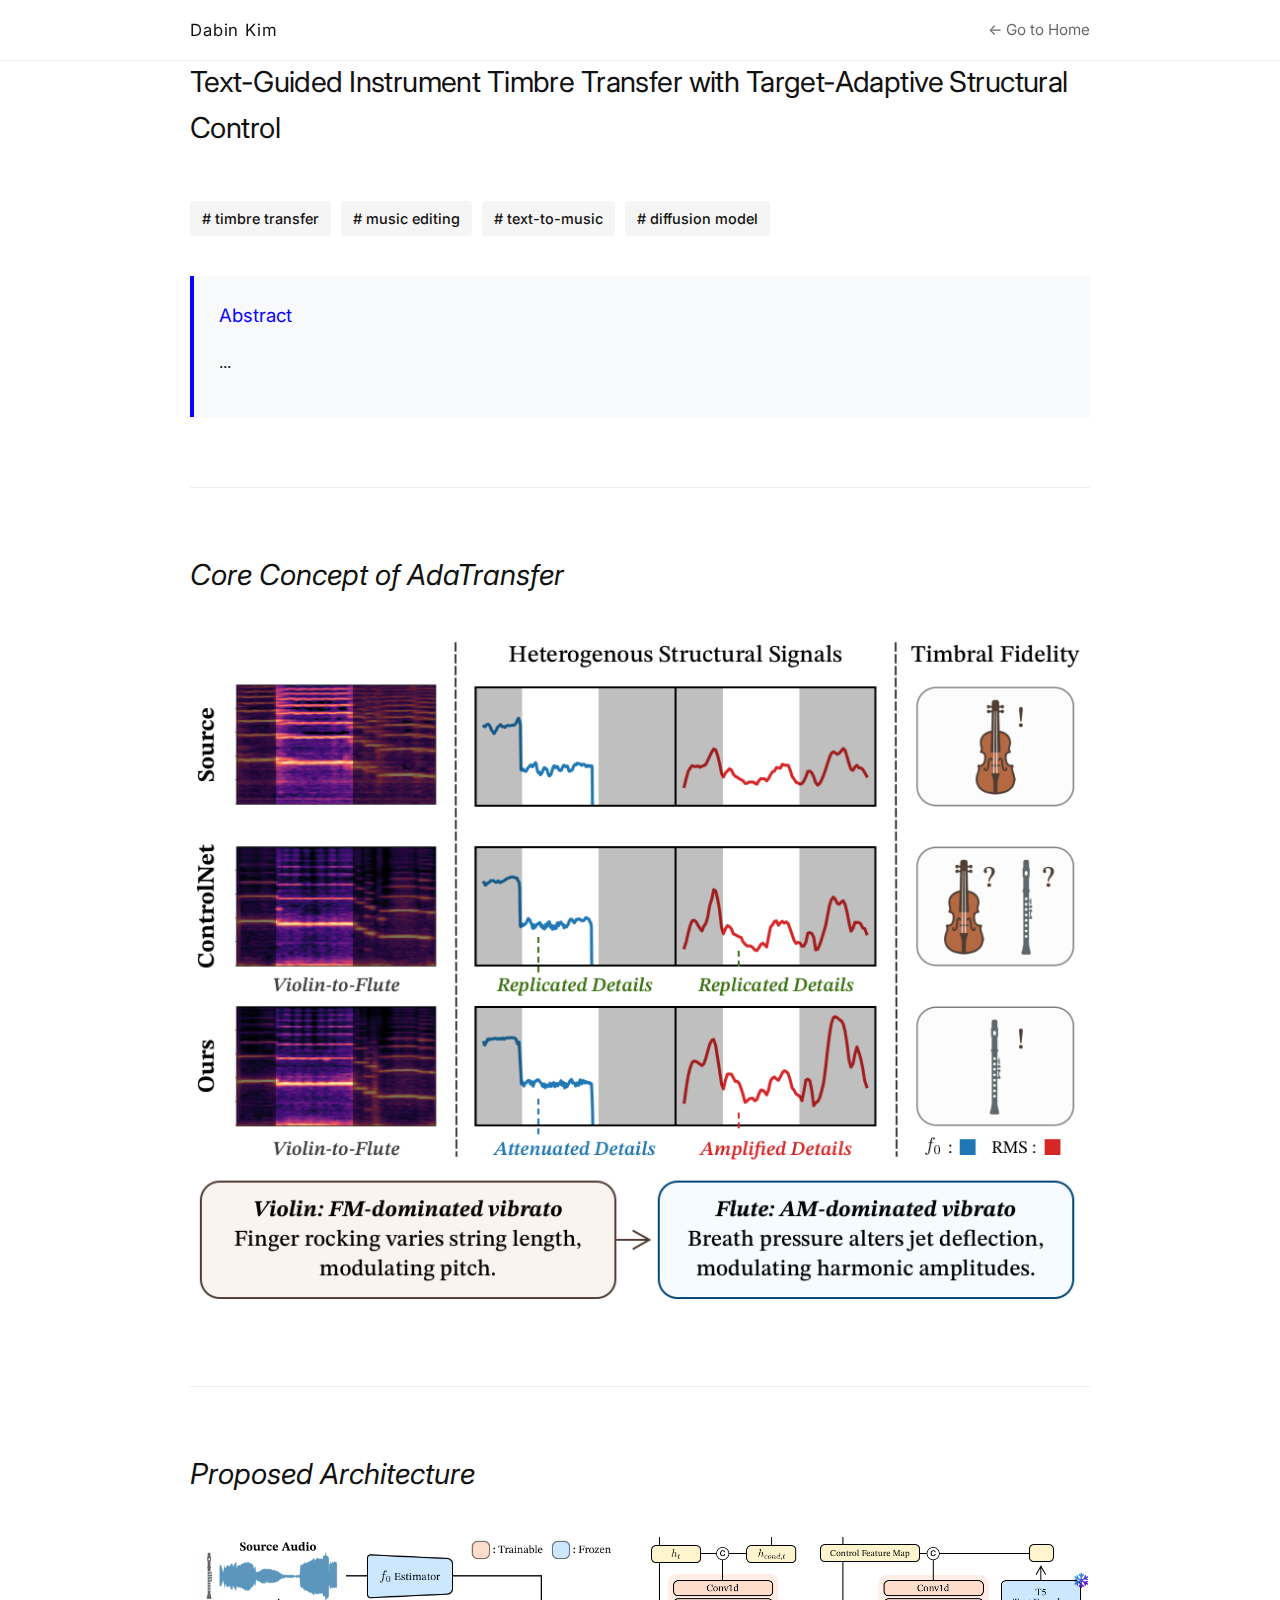
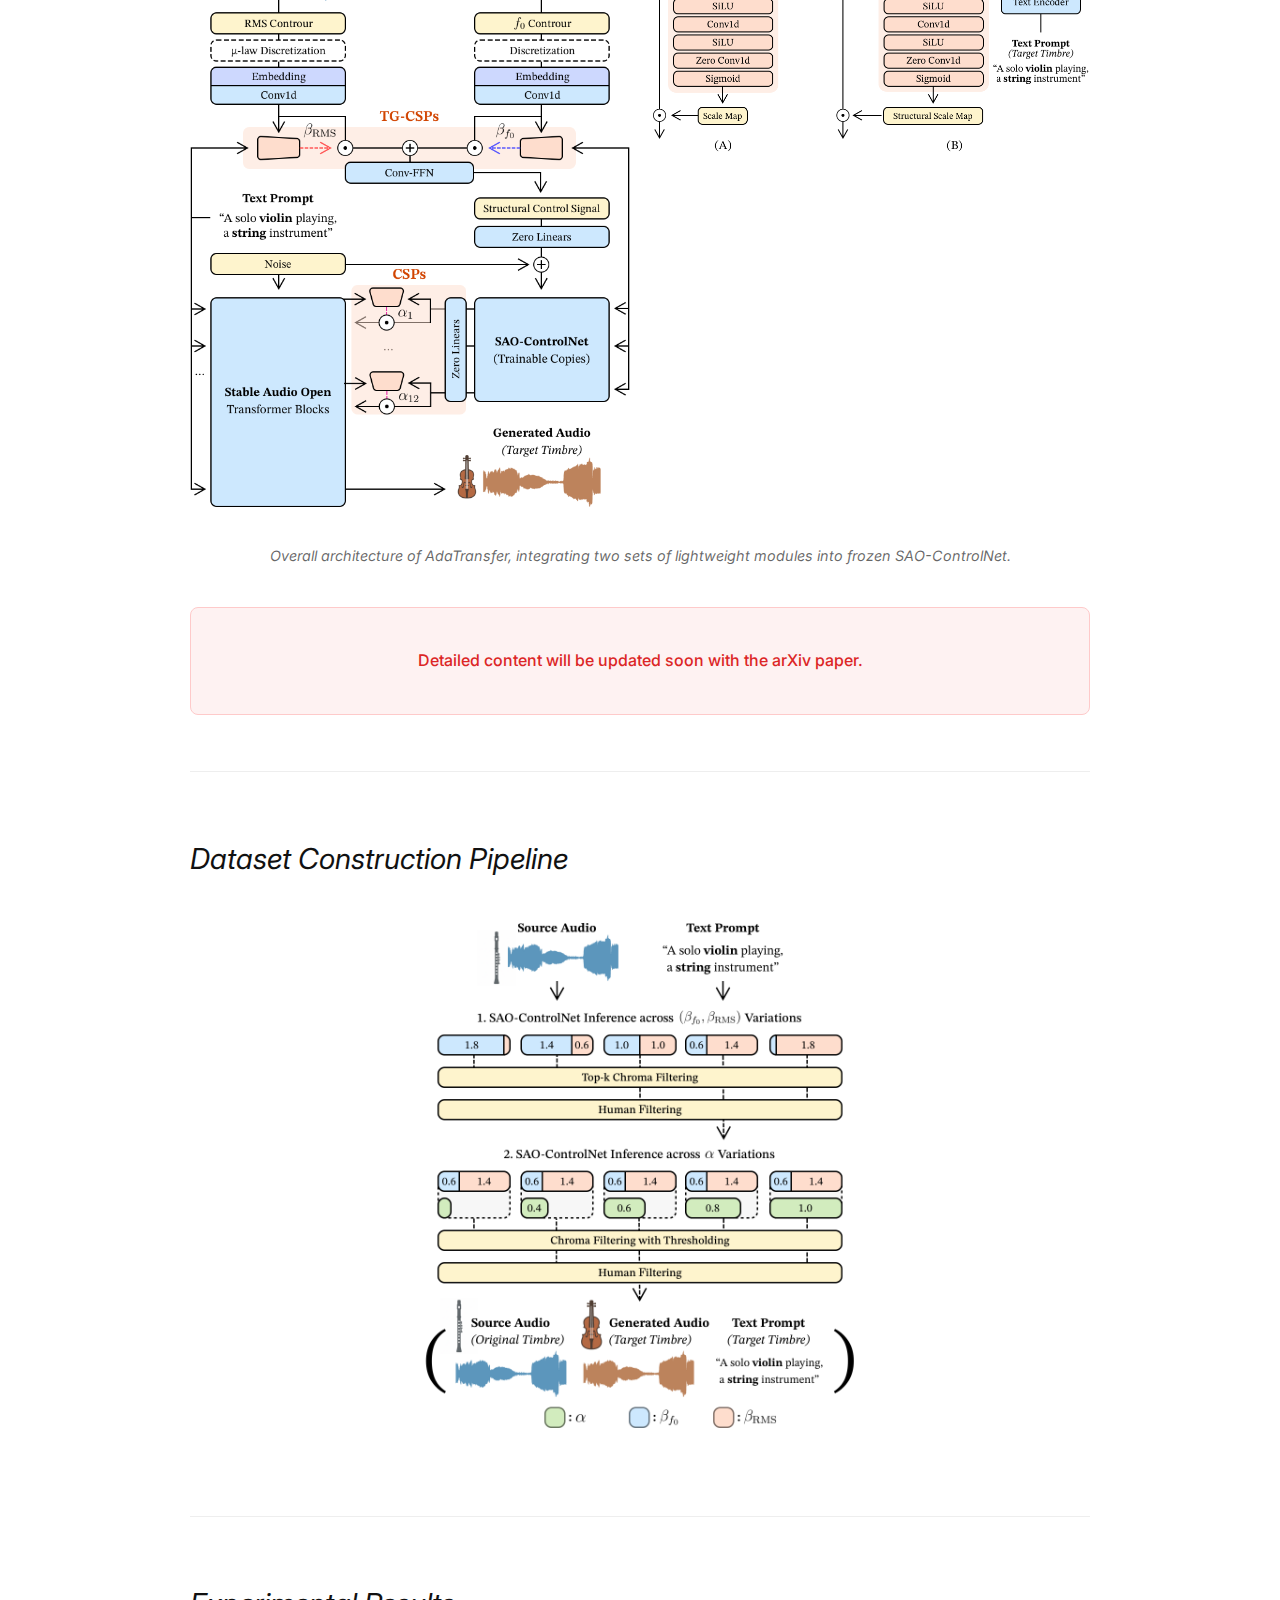
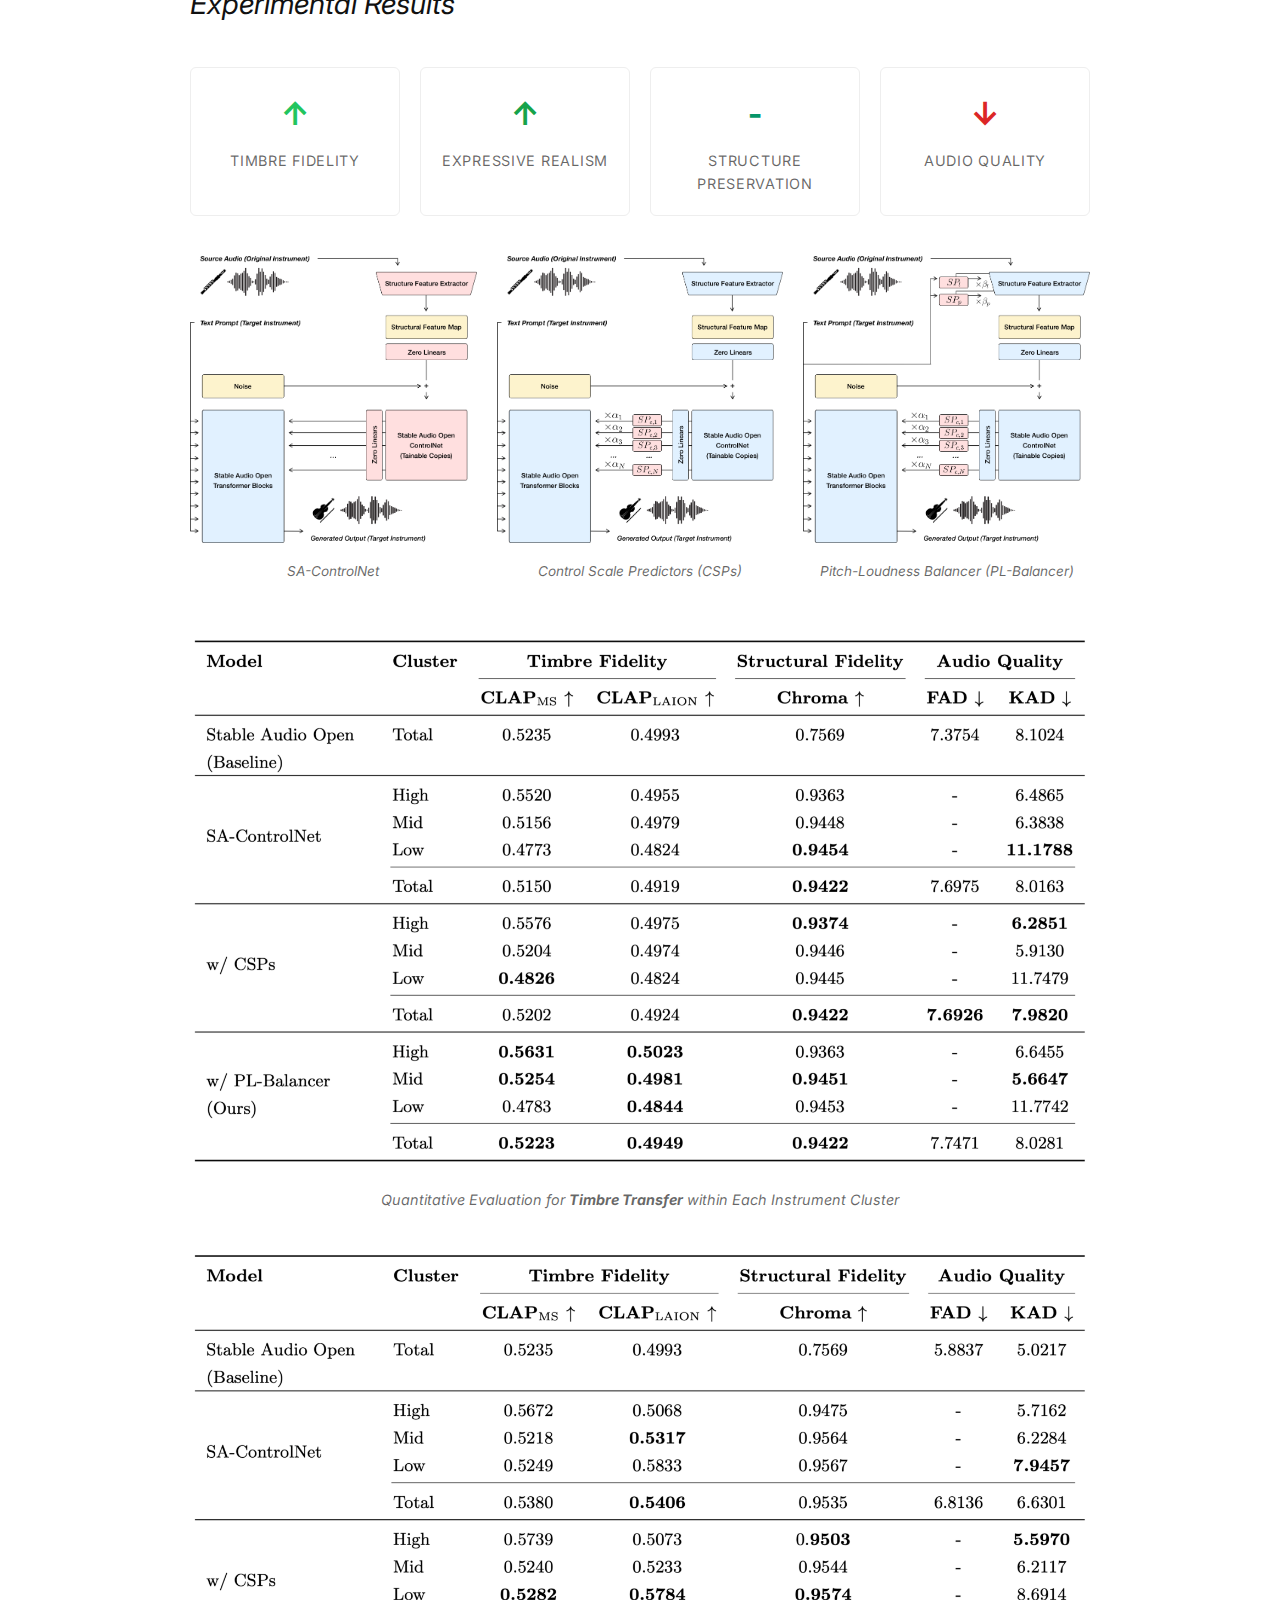
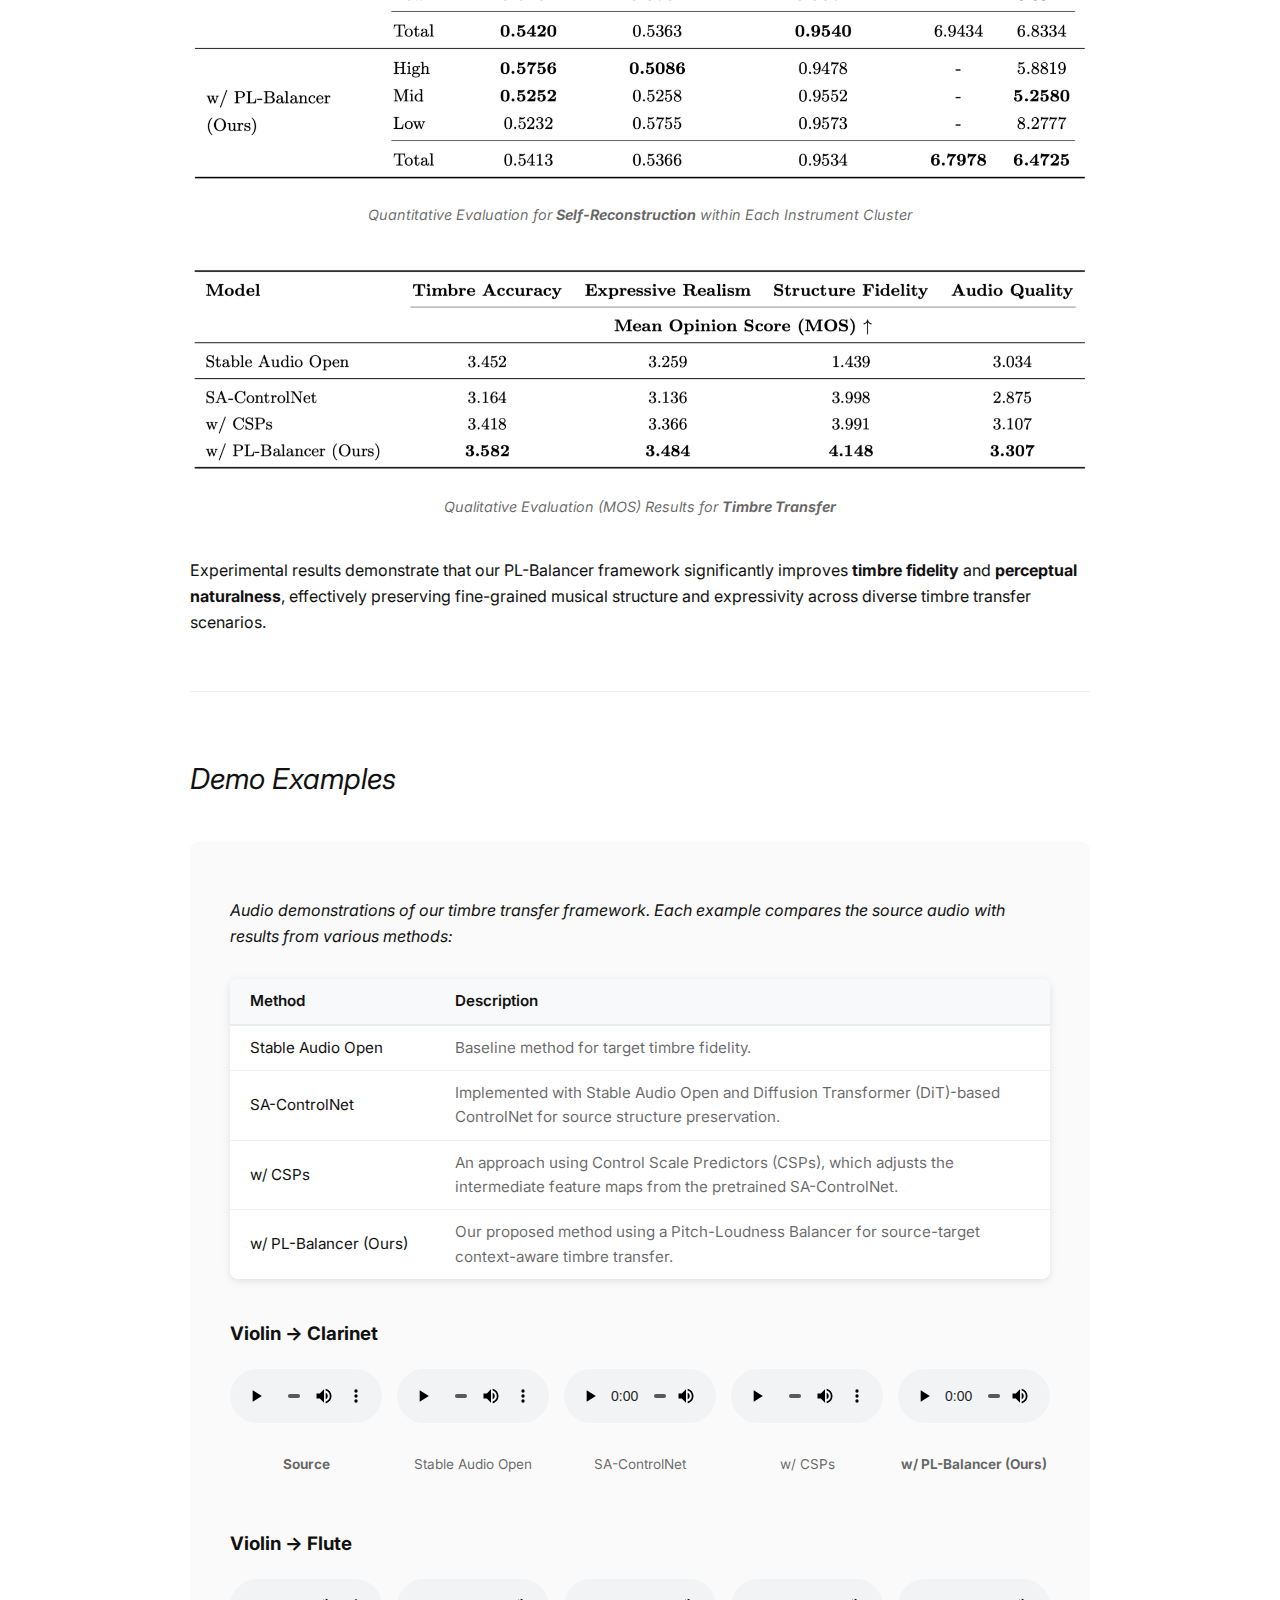
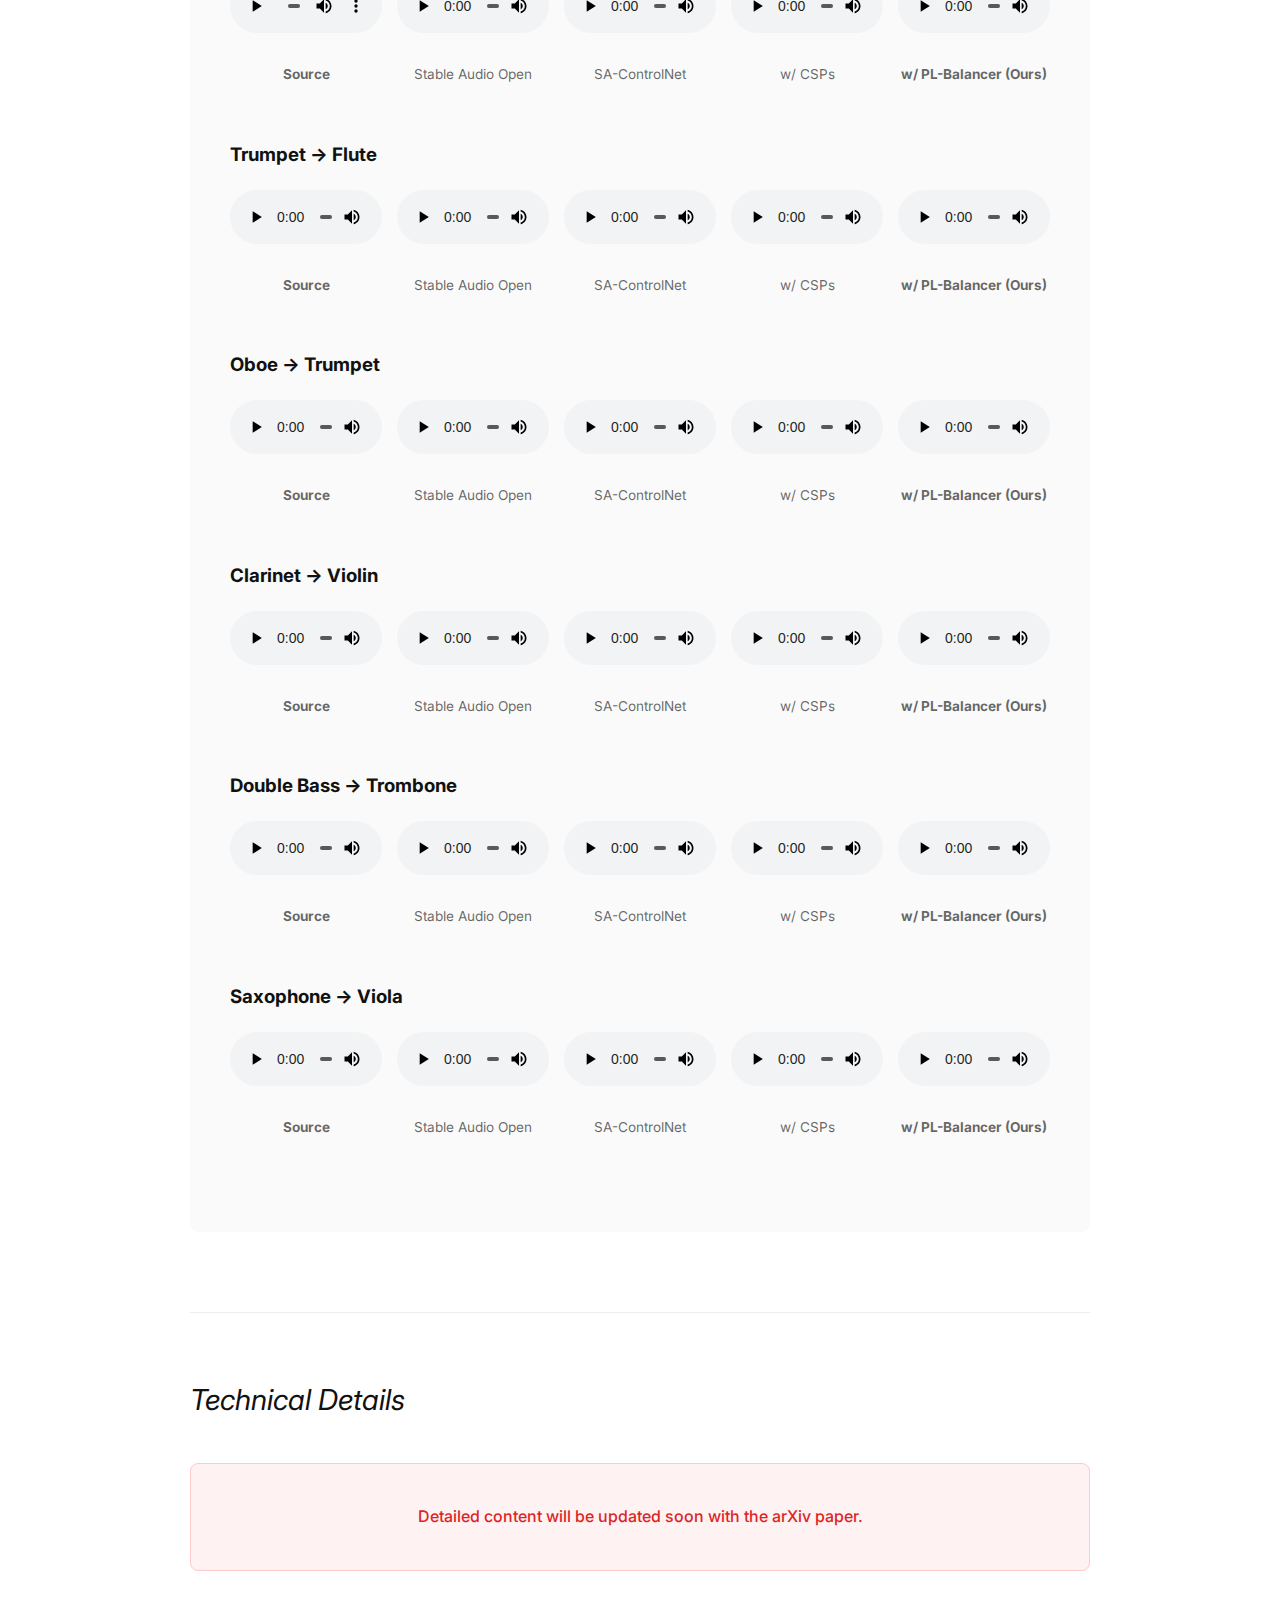
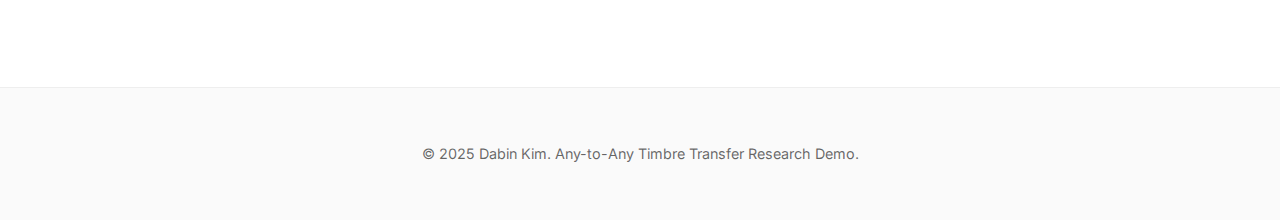
<file: inst-timbre-transfer/index.html>
<!DOCTYPE html>
<html lang="en">
<head>
    <meta charset="UTF-8">
    <meta name="viewport" content="width=device-width, initial-scale=1.0">
    <title>Any-to-Any Timbre Transfer Demo | Dabin Kim</title>
    
    <link rel="preconnect" href="https://fonts.googleapis.com">
    <link rel="preconnect" href="https://fonts.gstatic.com" crossorigin>
    <link href="https://fonts.googleapis.com/css2?family=Inter:ital,wght@0,400;0,700;1,400&family=Lora:ital,wght@1,400&display=swap" rel="stylesheet">
    
    <style>
        :root {
            --text-color: #111111;
            --background-color: #ffffff;
            --secondary-text-color: rgba(0, 0, 0, 0.6);
            --border-color: #eeeeee;
            --accent-color: rgb(10, 0, 255);
        }

        html {
            scroll-behavior: smooth;
        }

        body {
            font-family: 'Inter', -apple-system, BlinkMacSystemFont, "Segoe UI", Roboto, sans-serif;
            background-color: var(--background-color);
            color: var(--text-color);
            line-height: 1.6;
            margin: 0;
            padding: 0;
            -webkit-font-smoothing: antialiased;
            -moz-osx-font-smoothing: grayscale;
            font-size: 16px;
        }

        .container {
            max-width: 900px;
            margin: 0 auto;
            padding: 0 20px;
        }
        
        main {
            padding-top: 80px;
        }

        section {
            padding: 40px 0;
            border-bottom: 1px solid var(--border-color);
        }
        
        section:last-of-type {
            border-bottom: none;
        }

        .main-header {
            position: fixed;
            top: 0;
            left: 0;
            width: 100%;
            background-color: rgba(255, 255, 255, 0.95);
            backdrop-filter: blur(10px);
            border-bottom: 1px solid var(--border-color);
            z-index: 100;
        }

        .main-header .container {
            display: flex;
            justify-content: space-between;
            align-items: center;
            height: 60px;
        }

        .logo {
            font-weight: 400;
            font-size: 1.05rem;
            text-decoration: none;
            color: var(--text-color);
            letter-spacing: 0.05em;
        }

        .back-link {
            text-decoration: none;
            color: var(--secondary-text-color);
            font-size: 0.95rem;
            transition: color 0.2s ease;
        }

        .back-link:hover {
            color: var(--text-color);
        }

        h1 {
            font-size: 1.8rem; /* Match homepage section-title scale */
            font-weight: 400; /* Remove bold to match style */
            margin-bottom: 50px;
            letter-spacing: -0.02em;
        }

        h2.section-title {
            font-family: 'Inter', sans-serif;
            font-style: italic;
            font-weight: 400;
            font-size: 1.8rem;
            text-align: left;
            margin-bottom: 40px;
            color: var(--text-color);
        }

        .subtitle {
            font-size: 1.2rem;
            color: var(--accent-color);
            margin: 0 0 30px 0;
        }

        .tags {
            display: flex;
            flex-wrap: wrap;
            gap: 10px;
            margin-bottom: 40px;
        }

        .tag {
            background-color: #f5f5f5;
            color: var(--text-color);
            padding: 6px 12px;
            border-radius: 4px;
            font-size: 0.9rem;
            font-weight: 500;
        }

        .demo-section {
            background-color: #fafafa;
            border-radius: 8px;
            padding: 40px;
            margin: 40px 0;
        }

        .demo-grid {
            display: grid;
            grid-template-columns: 1fr 1fr;
            gap: 30px;
            margin-top: 30px;
        }

        .demo-item {
            background-color: white;
            border: 1px solid var(--border-color);
            border-radius: 6px;
            padding: 25px;
        }

        .demo-item h3 {
            font-size: 1.1rem;
            font-weight: 600;
            margin-bottom: 15px;
            color: var(--text-color);
        }

        .audio-player {
            width: 100%;
            margin: 15px 0;
        }

        .comparison-table {
            width: 100%;
            border-collapse: collapse;
            margin: 30px 0;
        }

        .comparison-table th,
        .comparison-table td {
            padding: 12px;
            text-align: left;
            border-bottom: 1px solid var(--border-color);
        }

        .comparison-table th {
            font-weight: 600;
            background-color: #f9f9f9;
        }

        .methodology {
            background-color: #f8f9fa;
            border-left: 4px solid var(--accent-color);
            padding: 25px;
            margin: 30px 0;
        }

        .methodology h3 {
            margin-top: 0;
            color: var(--accent-color);
            font-weight: 400; /* Match main site's non-bold headings */
        }

        .results {
            display: grid;
            grid-template-columns: repeat(4, 1fr);
            gap: 20px;
            margin: 30px 0;
        }

        .result-card {
            background-color: white;
            border: 1px solid var(--border-color);
            border-radius: 6px;
            padding: 20px;
            text-align: center;
        }

        .result-number {
            font-size: 2rem;
            font-weight: 700;
            color: var(--accent-color);
            margin-bottom: 10px;
        }

        .result-label {
            font-size: 0.9rem;
            color: var(--secondary-text-color);
            text-transform: uppercase;
            letter-spacing: 0.05em;
        }

        @media (max-width: 768px) {
            .demo-grid {
                grid-template-columns: 1fr;
            }
            
            .results {
                grid-template-columns: 1fr;
            }
        }
    </style>
</head>
<body>
    <header class="main-header">
        <div class="container">
            <a href="../index.html" class="logo">Dabin Kim</a>
            <a href="../index.html" class="back-link">← Go to Home</a>
        </div>
    </header>

    <main class="container">
        <section>
            <h1>Text-Guided Instrument Timbre Transfer with Target-Adaptive Structural Control</h1>
            <!-- <p class="subtitle">Pitch-Loudness Balancer (PL-Balancer) for Source-Target Context-Aware Timbre Transfer</p> -->
            
            <div class="tags">
                <span class="tag"># timbre transfer</span>
                <span class="tag"># music editing</span>
                <span class="tag"># text-to-music</span>
                <span class="tag"># diffusion model</span>
            </div>

            <div class="methodology">
                <h3>Abstract</h3>
                <p>
                    ...
                </p>
            </div>
        </section>

        <section>
            <h2 class="section-title">Core Concept of AdaTransfer</h2>
            <div style="text-align: center; margin: 40px 0;">
                <img src="figs/fig_core-concept.png" alt="Core Concept of AdaTransfer" style="max-width: 100%; height: auto; border-radius: 8px;">
            </div>
        </section>

        <section>
            <h2 class="section-title">Proposed Architecture</h2>
            <div style="display: flex; gap: 20px; align-items: flex-start; justify-content: center; flex-wrap: wrap; margin: 40px 0;">
                <div style="flex: 1 1 380px; max-width: 560px; text-align: center;">
                    <img src="figs/final-architecture_high-level.png" alt="Final Architecture Diagram" style="max-width: 100%; height: auto; border-radius: 8px;">
                </div>
                <div style="flex: 1 1 380px; max-width: 560px; text-align: center;">
                    <img src="figs/fig_scale-predictor-freezed.png" alt="Scale Predictor Freezed Diagram" style="max-width: 100%; height: auto; border-radius: 8px;">
                </div>
            </div>
            <div style="text-align: center; margin-top: -10px; margin-bottom: 40px;">
                <p style="margin-top: 15px; color: var(--secondary-text-color); font-size: 0.9rem;"><em>Overall architecture of AdaTransfer, integrating two sets of lightweight modules into frozen SAO-ControlNet.</em></p>
            </div>
            
            <!--
            <h3>PL-Balancer Framework</h3>
            <p>
                Our proposed framework consists of three main components: (1) a pretrained Text-to-Audio model, (2) a ControlNet branch for structural conditioning, and (3) a novel Pitch Loudness Balancer (PL-Balancer) module that dynamically adjusts the influence of source structural signals based on target instrument characteristics.
            </p>
            <ul>
                <li><strong>Text-to-Audio Model:</strong> Leverages state-of-the-art diffusion models for high-quality audio generation</li>
                <li><strong>ControlNet Branch:</strong> Provides fine-grained control over structural features</li>
                <li><strong>PL-Balancer Module:</strong> Adaptively balances pitch and loudness influence for optimal timbre transfer</li>
            </ul>
            
            <div style="text-align: center; margin: 40px 0;">
                <img src="figs/final architecture.png" alt="Final Architecture Diagram" style="max-width: 100%; height: auto; border-radius: 8px;">
                <p style="margin-top: 15px; color: var(--secondary-text-color); font-size: 0.9rem;"><em>Figure 1: Overall architecture of our proposed PL-Balancer framework</em></p>
            </div>
            -->
            <p style="color: #dc2626; font-size: 1rem; font-weight: 500; text-align: center; padding: 40px 20px; background-color: #fef2f2; border-radius: 8px; border: 1px solid #fecaca;">
                Detailed content will be updated soon with the arXiv paper.
            </p>
        </section>

        <!-- <section>
            <h2 class="section-title">Trade-off between Target Timbre Fidelity and Source Structure Preservation</h2>
            
            <h3>Challenge Analysis</h3>
            <p>
                A fundamental challenge in timbre transfer lies in the inherent trade-off between target timbre fidelity and source structure preservation. This issue is more pronounced with fine-grained source structures than with coarse-grained ones.
            </p>

            <p>
                We first implemented <strong>Stable Audio ControlNet (SA-ControlNet)</strong> to find a configuration that generalizes across various instrument groups, based on discrete bins for pitch and loudness curves. This configuration then served as a new baseline against which we compared the performance of our proposed PL-Balancer.
            </p>
            
            <div style="text-align: center; margin: 40px 0;">
                <img src="figs/eval_discrete-bins.png" alt="Evaluation of Discrete Bins" style="max-width: 100%; height: auto; border-radius: 8px;">
                <p style="margin-top: 15px; color: var(--secondary-text-color); font-size: 0.9rem;"><em>Evaluation of discrete bins for pitch and loudness curves in SA-ControlNet</em></p>
            </div>
            
        </section> -->

        <section>
            <h2 class="section-title">Dataset Construction Pipeline</h2>
            <div style="text-align: center; margin: 40px 0;">
                <img src="figs/fig_dataset-compact.png" alt="Dataset Construction Pipeline" style="max-width: 50%; height: auto; border-radius: 8px;">
            </div>
        </section>

        <section>
            <h2 class="section-title">Experimental Results</h2>
            
            <div class="results">
                <div class="result-card">
                    <div class="result-number" style="color: #22c55e; font-size: 2rem;">↑</div>
                    <div class="result-label">Timbre Fidelity</div>
                </div>
                <div class="result-card">
                    <div class="result-number" style="color: #16a34a; font-size: 2rem;">↑</div>
                    <div class="result-label">Expressive Realism</div>
                </div>
                <div class="result-card">
                    <div class="result-number" style="color: #059669; font-size: 2rem;">-</div>
                    <div class="result-label">Structure Preservation</div>
                </div>
                <div class="result-card">
                    <div class="result-number" style="color: #dc2626; font-size: 2rem;">↓</div>
                    <div class="result-label">Audio Quality</div>
                </div>
            </div>

            <div style="display: grid; grid-template-columns: 1fr 1fr 1fr; gap: 20px; margin: 40px 0;">
                <div style="text-align: center;">
                    <img src="figs/sa-controlnet.png" alt="SA-ControlNet" style="max-width: 100%; height: auto; border-radius: 6px;">
                    <p style="margin-top: 10px; color: var(--secondary-text-color); font-size: 0.85rem;"><em>SA-ControlNet</em></p>
                </div>
                <div style="text-align: center;">
                    <img src="figs/csps.png" alt="Control Scale Predictors (CSPs)" style="max-width: 100%; height: auto; border-radius: 6px;">
                    <p style="margin-top: 10px; color: var(--secondary-text-color); font-size: 0.85rem;"><em>Control Scale Predictors (CSPs)</em></p>
                </div>
                <div style="text-align: center;">
                    <img src="figs/pl-balancer.png" alt="Pitch-Loudness Balancer (PL-Balancer)" style="max-width: 100%; height: auto; border-radius: 6px;">
                    <p style="margin-top: 10px; color: var(--secondary-text-color); font-size: 0.85rem;"><em>Pitch-Loudness Balancer (PL-Balancer)</em></p>
                </div>
            </div>

            <div style="text-align: center; margin: 40px 0;">
                <img src="figs/table_timbre-transfer.png" alt="Timbre Transfer Evaluation Table" style="max-width: 100%; height: auto; border-radius: 6px;">
                <p style="margin-top: 15px; color: var(--secondary-text-color); font-size: 0.9rem;"><em>Quantitative Evaluation for <strong>Timbre Transfer</strong> within Each Instrument Cluster</em></p>
            </div>

            <div style="text-align: center; margin: 40px 0;">
                <img src="figs/table_self-recon.png" alt="Self-Reconstruction Evaluation Table" style="max-width: 100%; height: auto; border-radius: 6px;">
                <p style="margin-top: 15px; color: var(--secondary-text-color); font-size: 0.9rem;"><em>Quantitative Evaluation for <strong>Self-Reconstruction</strong> within Each Instrument Cluster</em></p>
            </div>

            <div style="text-align: center; margin: 40px 0;">
                <img src="figs/table_mos.png" alt="MOS Evaluation Table" style="max-width: 100%; height: auto; border-radius: 6px;">
                <p style="margin-top: 15px; color: var(--secondary-text-color); font-size: 0.9rem;"><em>Qualitative Evaluation (MOS) Results for <strong>Timbre Transfer</strong></em></p>
            </div>

            <p>
                Experimental results demonstrate that our PL-Balancer framework significantly improves <strong>timbre fidelity</strong> and <strong>perceptual naturalness</strong>, effectively preserving fine-grained musical structure and expressivity across diverse timbre transfer scenarios.
            </p>
        </section>

        <section>
            <h2 class="section-title">Demo Examples</h2>
            <div class="demo-section">
                <p><em>Audio demonstrations of our timbre transfer framework. Each example compares the source audio with results from various methods:</em></p>
                
                <table style="width: 100%; margin: 30px 0; border-collapse: collapse; background-color: white; border-radius: 8px; overflow: hidden; box-shadow: 0 2px 8px rgba(0,0,0,0.1); font-size: 0.95rem;">
                    <thead>
                        <tr style="background-color: #f8f9fa;">
                            <th style="padding: 10px 20px; text-align: left; border-bottom: 2px solid #e9ecef; font-weight: 600; color: var(--text-color); width: 25%;">Method</th>
                            <th style="padding: 10px 20px; text-align: left; border-bottom: 2px solid #e9ecef; font-weight: 600; color: var(--text-color);">Description</th>
                        </tr>
                    </thead>
                    <tbody>
                        <tr style="border-bottom: 1px solid #f0f0f0;">
                            <td style="padding: 10px 20px; color: var(--text-color);">Stable Audio Open</td>
                            <td style="padding: 10px 20px; color: var(--secondary-text-color);">Baseline method for target timbre fidelity.</td>
                        </tr>
                        <tr style="border-bottom: 1px solid #f0f0f0;">
                            <td style="padding: 10px 20px; color: var(--text-color);">SA-ControlNet</td>
                            <td style="padding: 10px 20px; color: var(--secondary-text-color);">Implemented with Stable Audio Open and Diffusion Transformer (DiT)-based ControlNet for source structure preservation.</td>
                        </tr>
                        <tr style="border-bottom: 1px solid #f0f0f0;">
                            <td style="padding: 10px 20px; color: var(--text-color);">w/ CSPs</td>
                            <td style="padding: 10px 20px; color: var(--secondary-text-color);">An approach using Control Scale Predictors (CSPs), which adjusts the intermediate feature maps from the pretrained SA-ControlNet.</td>
                        </tr>
                        <tr>
                            <td style="padding: 10px 20px; color: var(--text-color);">w/ PL-Balancer (Ours)</td>
                            <td style="padding: 10px 20px; color: var(--secondary-text-color);">Our proposed method using a Pitch-Loudness Balancer for source-target context-aware timbre transfer.</td>
                        </tr>
                    </tbody>
                </table>

                <!-- Violin → Clarinet -->
                <div style="margin: 40px 0;">
                    <h3 style="margin-bottom: 20px; color: var(--text-color);">Violin → Clarinet</h3>
                    <div style="display: grid; grid-template-columns: repeat(5, 1fr); gap: 15px;">
                        <div style="text-align: center;">
                            <audio controls style="width: 100%; margin-bottom: 10px;">
                                <source src="audio/generated_violin_to_clarinet_sample_29_source.wav" type="audio/wav">
                            </audio>
                            <p style="font-size: 0.85rem; color: var(--secondary-text-color);"><strong>Source</strong></p>
                        </div>
                        <div style="text-align: center;">
                            <audio controls style="width: 100%; margin-bottom: 10px;">
                                <source src="audio/generated_violin_to_clarinet_sample_29_baseline.wav" type="audio/wav">
                            </audio>
                            <p style="font-size: 0.85rem; color: var(--secondary-text-color);">Stable Audio Open</p>
                        </div>
                        <div style="text-align: center;">
                            <audio controls style="width: 100%; margin-bottom: 10px;">
                                <source src="audio/generated_violin_to_clarinet_sample_29_sa-controlnet.wav" type="audio/wav">
                            </audio>
                            <p style="font-size: 0.85rem; color: var(--secondary-text-color);">SA-ControlNet</p>
                        </div>
                        <div style="text-align: center;">
                            <audio controls style="width: 100%; margin-bottom: 10px;">
                                <source src="audio/generated_violin_to_clarinet_sample_29_csps.wav" type="audio/wav">
                            </audio>
                            <p style="font-size: 0.85rem; color: var(--secondary-text-color);">w/ CSPs</p>
                        </div>
                        <div style="text-align: center;">
                            <audio controls style="width: 100%; margin-bottom: 10px;">
                                <source src="audio/generated_violin_to_clarinet_sample_29_pl-balancer.wav" type="audio/wav">
                            </audio>
                            <p style="font-size: 0.85rem; color: var(--secondary-text-color);"><strong>w/ PL-Balancer (Ours)</strong></p>
                        </div>
                    </div>
                </div>

                <!-- Violin → Flute -->
                <div style="margin: 40px 0;">
                    <h3 style="margin-bottom: 20px; color: var(--text-color);">Violin → Flute</h3>
                    <div style="display: grid; grid-template-columns: repeat(5, 1fr); gap: 15px;">
                        <div style="text-align: center;">
                            <audio controls style="width: 100%; margin-bottom: 10px;">
                                <source src="audio/generated_violin_to_flute_sample_39_source.wav" type="audio/wav">
                            </audio>
                            <p style="font-size: 0.85rem; color: var(--secondary-text-color);"><strong>Source</strong></p>
                        </div>
                        <div style="text-align: center;">
                            <audio controls style="width: 100%; margin-bottom: 10px;">
                                <source src="audio/generated_violin_to_flute_sample_39_baseline.wav" type="audio/wav">
                            </audio>
                            <p style="font-size: 0.85rem; color: var(--secondary-text-color);">Stable Audio Open</p>
                        </div>
                        <div style="text-align: center;">
                            <audio controls style="width: 100%; margin-bottom: 10px;">
                                <source src="audio/generated_violin_to_flute_sample_39_sa-controlnet.wav" type="audio/wav">
                            </audio>
                            <p style="font-size: 0.85rem; color: var(--secondary-text-color);">SA-ControlNet</p>
                        </div>
                        <div style="text-align: center;">
                            <audio controls style="width: 100%; margin-bottom: 10px;">
                                <source src="audio/generated_violin_to_flute_sample_39_csps.wav" type="audio/wav">
                            </audio>
                            <p style="font-size: 0.85rem; color: var(--secondary-text-color);">w/ CSPs</p>
                        </div>
                        <div style="text-align: center;">
                            <audio controls style="width: 100%; margin-bottom: 10px;">
                                <source src="audio/generated_violin_to_flute_sample_39_pl-balancer.wav" type="audio/wav">
                            </audio>
                            <p style="font-size: 0.85rem; color: var(--secondary-text-color);"><strong>w/ PL-Balancer (Ours)</strong></p>
                        </div>
                    </div>
                </div>

                <!-- Trumpet → Flute -->
                <div style="margin: 40px 0;">
                    <h3 style="margin-bottom: 20px; color: var(--text-color);">Trumpet → Flute</h3>
                    <div style="display: grid; grid-template-columns: repeat(5, 1fr); gap: 15px;">
                        <div style="text-align: center;">
                            <audio controls style="width: 100%; margin-bottom: 10px;">
                                <source src="audio/generated_trumpet_to_flute_sample_26_source.wav" type="audio/wav">
                            </audio>
                            <p style="font-size: 0.85rem; color: var(--secondary-text-color);"><strong>Source</strong></p>
                        </div>
                        <div style="text-align: center;">
                            <audio controls style="width: 100%; margin-bottom: 10px;">
                                <source src="audio/generated_trumpet_to_flute_sample_26_baseline.wav" type="audio/wav">
                            </audio>
                            <p style="font-size: 0.85rem; color: var(--secondary-text-color);">Stable Audio Open</p>
                        </div>
                        <div style="text-align: center;">
                            <audio controls style="width: 100%; margin-bottom: 10px;">
                                <source src="audio/generated_trumpet_to_flute_sample_26_sa-controlnet.wav" type="audio/wav">
                            </audio>
                            <p style="font-size: 0.85rem; color: var(--secondary-text-color);">SA-ControlNet</p>
                        </div>
                        <div style="text-align: center;">
                            <audio controls style="width: 100%; margin-bottom: 10px;">
                                <source src="audio/generated_trumpet_to_flute_sample_26_csps.wav" type="audio/wav">
                            </audio>
                            <p style="font-size: 0.85rem; color: var(--secondary-text-color);">w/ CSPs</p>
                        </div>
                        <div style="text-align: center;">
                            <audio controls style="width: 100%; margin-bottom: 10px;">
                                <source src="audio/generated_trumpet_to_flute_sample_26_pl-balancer.wav" type="audio/wav">
                            </audio>
                            <p style="font-size: 0.85rem; color: var(--secondary-text-color);"><strong>w/ PL-Balancer (Ours)</strong></p>
                        </div>
                    </div>
                </div>

                <!-- Oboe → Trumpet -->
                <div style="margin: 40px 0;">
                    <h3 style="margin-bottom: 20px; color: var(--text-color);">Oboe → Trumpet</h3>
                    <div style="display: grid; grid-template-columns: repeat(5, 1fr); gap: 15px;">
                        <div style="text-align: center;">
                            <audio controls style="width: 100%; margin-bottom: 10px;">
                                <source src="audio/generated_oboe_to_trumpet_sample_01_source.wav" type="audio/wav">
                            </audio>
                            <p style="font-size: 0.85rem; color: var(--secondary-text-color);"><strong>Source</strong></p>
                        </div>
                        <div style="text-align: center;">
                            <audio controls style="width: 100%; margin-bottom: 10px;">
                                <source src="audio/generated_oboe_to_trumpet_sample_01_baseline.wav" type="audio/wav">
                            </audio>
                            <p style="font-size: 0.85rem; color: var(--secondary-text-color);">Stable Audio Open</p>
                        </div>
                        <div style="text-align: center;">
                            <audio controls style="width: 100%; margin-bottom: 10px;">
                                <source src="audio/generated_oboe_to_trumpet_sample_01_sa-controlnet.wav" type="audio/wav">
                            </audio>
                            <p style="font-size: 0.85rem; color: var(--secondary-text-color);">SA-ControlNet</p>
                        </div>
                        <div style="text-align: center;">
                            <audio controls style="width: 100%; margin-bottom: 10px;">
                                <source src="audio/generated_oboe_to_trumpet_sample_01_csps.wav" type="audio/wav">
                            </audio>
                            <p style="font-size: 0.85rem; color: var(--secondary-text-color);">w/ CSPs</p>
                        </div>
                        <div style="text-align: center;">
                            <audio controls style="width: 100%; margin-bottom: 10px;">
                                <source src="audio/generated_oboe_to_trumpet_sample_01_pl-balancer.wav" type="audio/wav">
                            </audio>
                            <p style="font-size: 0.85rem; color: var(--secondary-text-color);"><strong>w/ PL-Balancer (Ours)</strong></p>
                        </div>
                    </div>
                </div>

                <!-- Clarinet → Violin -->
                <div style="margin: 40px 0;">
                    <h3 style="margin-bottom: 20px; color: var(--text-color);">Clarinet → Violin</h3>
                    <div style="display: grid; grid-template-columns: repeat(5, 1fr); gap: 15px;">
                        <div style="text-align: center;">
                            <audio controls style="width: 100%; margin-bottom: 10px;">
                                <source src="audio/generated_clarinet_to_violin_sample_03_source.wav" type="audio/wav">
                            </audio>
                            <p style="font-size: 0.85rem; color: var(--secondary-text-color);"><strong>Source</strong></p>
                        </div>
                        <div style="text-align: center;">
                            <audio controls style="width: 100%; margin-bottom: 10px;">
                                <source src="audio/generated_clarinet_to_violin_sample_03_baseline.wav" type="audio/wav">
                            </audio>
                            <p style="font-size: 0.85rem; color: var(--secondary-text-color);">Stable Audio Open</p>
                        </div>
                        <div style="text-align: center;">
                            <audio controls style="width: 100%; margin-bottom: 10px;">
                                <source src="audio/generated_clarinet_to_violin_sample_03_sa-controlnet.wav" type="audio/wav">
                            </audio>
                            <p style="font-size: 0.85rem; color: var(--secondary-text-color);">SA-ControlNet</p>
                        </div>
                        <div style="text-align: center;">
                            <audio controls style="width: 100%; margin-bottom: 10px;">
                                <source src="audio/generated_clarinet_to_violin_sample_03_csps.wav" type="audio/wav">
                            </audio>
                            <p style="font-size: 0.85rem; color: var(--secondary-text-color);">w/ CSPs</p>
                        </div>
                        <div style="text-align: center;">
                            <audio controls style="width: 100%; margin-bottom: 10px;">
                                <source src="audio/generated_clarinet_to_violin_sample_03_pl-balancer.wav" type="audio/wav">
                            </audio>
                            <p style="font-size: 0.85rem; color: var(--secondary-text-color);"><strong>w/ PL-Balancer (Ours)</strong></p>
                        </div>
                    </div>
                </div>

                <!-- Double Bass → Trombone -->
                <div style="margin: 40px 0;">
                    <h3 style="margin-bottom: 20px; color: var(--text-color);">Double Bass → Trombone</h3>
                    <div style="display: grid; grid-template-columns: repeat(5, 1fr); gap: 15px;">
                        <div style="text-align: center;">
                            <audio controls style="width: 100%; margin-bottom: 10px;">
                                <source src="audio/generated_double_bass_to_trombone_sample_04_source.wav" type="audio/wav">
                            </audio>
                            <p style="font-size: 0.85rem; color: var(--secondary-text-color);"><strong>Source</strong></p>
                        </div>
                        <div style="text-align: center;">
                            <audio controls style="width: 100%; margin-bottom: 10px;">
                                <source src="audio/generated_double_bass_to_trombone_sample_04_baseline.wav" type="audio/wav">
                            </audio>
                            <p style="font-size: 0.85rem; color: var(--secondary-text-color);">Stable Audio Open</p>
                        </div>
                        <div style="text-align: center;">
                            <audio controls style="width: 100%; margin-bottom: 10px;">
                                <source src="audio/generated_double_bass_to_trombone_sample_04_sa-controlnet.wav" type="audio/wav">
                            </audio>
                            <p style="font-size: 0.85rem; color: var(--secondary-text-color);">SA-ControlNet</p>
                        </div>
                        <div style="text-align: center;">
                            <audio controls style="width: 100%; margin-bottom: 10px;">
                                <source src="audio/generated_double_bass_to_trombone_sample_04_csps.wav" type="audio/wav">
                            </audio>
                            <p style="font-size: 0.85rem; color: var(--secondary-text-color);">w/ CSPs</p>
                        </div>
                        <div style="text-align: center;">
                            <audio controls style="width: 100%; margin-bottom: 10px;">
                                <source src="audio/generated_double_bass_to_trombone_sample_04_pl-balancer.wav" type="audio/wav">
                            </audio>
                            <p style="font-size: 0.85rem; color: var(--secondary-text-color);"><strong>w/ PL-Balancer (Ours)</strong></p>
                        </div>
                    </div>
                </div>

                <!-- Saxophone → Viola -->
                <div style="margin: 40px 0;">
                    <h3 style="margin-bottom: 20px; color: var(--text-color);">Saxophone → Viola</h3>
                    <div style="display: grid; grid-template-columns: repeat(5, 1fr); gap: 15px;">
                        <div style="text-align: center;">
                            <audio controls style="width: 100%; margin-bottom: 10px;">
                                <source src="audio/generated_saxophone_to_viola_sample_01_source.wav" type="audio/wav">
                            </audio>
                            <p style="font-size: 0.85rem; color: var(--secondary-text-color);"><strong>Source</strong></p>
                        </div>
                        <div style="text-align: center;">
                            <audio controls style="width: 100%; margin-bottom: 10px;">
                                <source src="audio/generated_saxophone_to_viola_sample_01_baseline.wav" type="audio/wav">
                            </audio>
                            <p style="font-size: 0.85rem; color: var(--secondary-text-color);">Stable Audio Open</p>
                        </div>
                        <div style="text-align: center;">
                            <audio controls style="width: 100%; margin-bottom: 10px;">
                                <source src="audio/generated_saxophone_to_viola_sample_01_sa-controlnet.wav" type="audio/wav">
                            </audio>
                            <p style="font-size: 0.85rem; color: var(--secondary-text-color);">SA-ControlNet</p>
                        </div>
                        <div style="text-align: center;">
                            <audio controls style="width: 100%; margin-bottom: 10px;">
                                <source src="audio/generated_saxophone_to_viola_sample_01_csps.wav" type="audio/wav">
                            </audio>
                            <p style="font-size: 0.85rem; color: var(--secondary-text-color);">w/ CSPs</p>
                        </div>
                        <div style="text-align: center;">
                            <audio controls style="width: 100%; margin-bottom: 10px;">
                                <source src="audio/generated_saxophone_to_viola_sample_01_pl-balancer.wav" type="audio/wav">
                            </audio>
                            <p style="font-size: 0.85rem; color: var(--secondary-text-color);"><strong>w/ PL-Balancer (Ours)</strong></p>
                        </div>
                    </div>
                </div>

                <!-- Tuba → Double Bass -->
                <!-- <div style="margin: 40px 0;">
                    <h3 style="margin-bottom: 20px; color: var(--text-color);">Tuba → Double Bass</h3>
                    <div style="display: grid; grid-template-columns: repeat(5, 1fr); gap: 15px;">
                        <div style="text-align: center;">
                            <audio controls style="width: 100%; margin-bottom: 10px;">
                                <source src="audio/generated_tuba_to_double_bass_sample_02_source.wav" type="audio/wav">
                            </audio>
                            <p style="font-size: 0.85rem; color: var(--secondary-text-color);"><strong>Source</strong></p>
                        </div>
                        <div style="text-align: center;">
                            <audio controls style="width: 100%; margin-bottom: 10px;">
                                <source src="audio/generated_tuba_to_double_bass_sample_02_baseline.wav" type="audio/wav">
                            </audio>
                            <p style="font-size: 0.85rem; color: var(--secondary-text-color);">Stable Audio Open</p>
                        </div>
                        <div style="text-align: center;">
                            <audio controls style="width: 100%; margin-bottom: 10px;">
                                <source src="audio/generated_tuba_to_double_bass_sample_02_sa-controlnet.wav" type="audio/wav">
                            </audio>
                            <p style="font-size: 0.85rem; color: var(--secondary-text-color);">SA-ControlNet</p>
                        </div>
                        <div style="text-align: center;">
                            <audio controls style="width: 100%; margin-bottom: 10px;">
                                <source src="audio/generated_tuba_to_double_bass_sample_02_csps.wav" type="audio/wav">
                            </audio>
                            <p style="font-size: 0.85rem; color: var(--secondary-text-color);">w/ CSPs</p>
                        </div>
                        <div style="text-align: center;">
                            <audio controls style="width: 100%; margin-bottom: 10px;">
                                <source src="audio/generated_tuba_to_double_bass_sample_02_pl-balancer.wav" type="audio/wav">
                            </audio>
                            <p style="font-size: 0.85rem; color: var(--secondary-text-color);"><strong>w/ PL-Balancer (Ours)</strong></p>
                        </div>
                    </div>
                </div> -->

                <!-- Viola → Horn -->
                <!-- <div style="margin: 40px 0;">
                    <h3 style="margin-bottom: 20px; color: var(--text-color);">Viola → Horn</h3>
                    <div style="display: grid; grid-template-columns: repeat(5, 1fr); gap: 15px;">
                        <div style="text-align: center;">
                            <audio controls style="width: 100%; margin-bottom: 10px;">
                                <source src="audio/generated_viola_to_horn_sample_02_source.wav" type="audio/wav">
                            </audio>
                            <p style="font-size: 0.85rem; color: var(--secondary-text-color);"><strong>Source</strong></p>
                        </div>
                        <div style="text-align: center;">
                            <audio controls style="width: 100%; margin-bottom: 10px;">
                                <source src="audio/generated_viola_to_horn_sample_02_baseline.wav" type="audio/wav">
                            </audio>
                            <p style="font-size: 0.85rem; color: var(--secondary-text-color);">Stable Audio Open</p>
                        </div>
                        <div style="text-align: center;">
                            <audio controls style="width: 100%; margin-bottom: 10px;">
                                <source src="audio/generated_viola_to_horn_sample_02_sa-controlnet.wav" type="audio/wav">
                            </audio>
                            <p style="font-size: 0.85rem; color: var(--secondary-text-color);">SA-ControlNet</p>
                        </div>
                        <div style="text-align: center;">
                            <audio controls style="width: 100%; margin-bottom: 10px;">
                                <source src="audio/generated_viola_to_horn_sample_02_csps.wav" type="audio/wav">
                            </audio>
                            <p style="font-size: 0.85rem; color: var(--secondary-text-color);">w/ CSPs</p>
                        </div>
                        <div style="text-align: center;">
                            <audio controls style="width: 100%; margin-bottom: 10px;">
                                <source src="audio/generated_viola_to_horn_sample_02_pl-balancer.wav" type="audio/wav">
                            </audio>
                            <p style="font-size: 0.85rem; color: var(--secondary-text-color);"><strong>w/ PL-Balancer (Ours)</strong></p>
                        </div>
                    </div>
                </div> -->

                <!-- Viola → Saxophone -->
                <!-- <div style="margin: 40px 0;">
                    <h3 style="margin-bottom: 20px; color: var(--text-color);">Viola → Saxophone</h3>
                    <div style="display: grid; grid-template-columns: repeat(5, 1fr); gap: 15px;">
                        <div style="text-align: center;">
                            <audio controls style="width: 100%; margin-bottom: 10px;">
                                <source src="audio/generated_viola_to_saxophone_sample_05_source.wav" type="audio/wav">
                            </audio>
                            <p style="font-size: 0.85rem; color: var(--secondary-text-color);"><strong>Source</strong></p>
                        </div>
                        <div style="text-align: center;">
                            <audio controls style="width: 100%; margin-bottom: 10px;">
                                <source src="audio/generated_viola_to_saxophone_sample_05_baseline.wav" type="audio/wav">
                            </audio>
                            <p style="font-size: 0.85rem; color: var(--secondary-text-color);">Stable Audio Open</p>
                        </div>
                        <div style="text-align: center;">
                            <audio controls style="width: 100%; margin-bottom: 10px;">
                                <source src="audio/generated_viola_to_saxophone_sample_05_sa-controlnet.wav" type="audio/wav">
                            </audio>
                            <p style="font-size: 0.85rem; color: var(--secondary-text-color);">SA-ControlNet</p>
                        </div>
                        <div style="text-align: center;">
                            <audio controls style="width: 100%; margin-bottom: 10px;">
                                <source src="audio/generated_viola_to_saxophone_sample_05_csps.wav" type="audio/wav">
                            </audio>
                            <p style="font-size: 0.85rem; color: var(--secondary-text-color);">w/ CSPs</p>
                        </div>
                        <div style="text-align: center;">
                            <audio controls style="width: 100%; margin-bottom: 10px;">
                                <source src="audio/generated_viola_to_saxophone_sample_05_pl-balancer.wav" type="audio/wav">
                            </audio>
                            <p style="font-size: 0.85rem; color: var(--secondary-text-color);"><strong>w/ PL-Balancer (Ours)</strong></p>
                        </div>
                    </div>
                </div> -->
            </div>
        </section>

        <section>
            <h2 class="section-title">Technical Details</h2>
            <!--
            <h3>Key Innovations</h3>
            <ul>
                <li><strong>PL-Balancer Module:</strong> Dynamically adjusts pitch and loudness influence based on target instrument characteristics</li>
                <li><strong>50-cent Resolution f0 Contour:</strong> High-precision fundamental frequency tracking for accurate pitch preservation</li>
                <li><strong>32-bin RMS Loudness Contour:</strong> Fine-grained loudness envelope analysis for expressive dynamics</li>
                <li><strong>ControlNet Integration:</strong> Leverages pretrained text-to-audio models with structural conditioning</li>
            </ul>
            -->
            <p style="color: #dc2626; font-size: 1rem; font-weight: 500; text-align: center; padding: 40px 20px; background-color: #fef2f2; border-radius: 8px; border: 1px solid #fecaca;">
                Detailed content will be updated soon with the arXiv paper.
            </p>
        </section>
    </main>

    <footer style="text-align: center; padding: 40px 20px; background-color: #fafafa; border-top: 1px solid var(--border-color); margin-top: 60px;">
        <p style="color: var(--secondary-text-color); font-size: 0.9rem;">
            &copy; 2025 Dabin Kim. Any-to-Any Timbre Transfer Research Demo.
        </p>
    </footer>
</body>
</html>
</file>
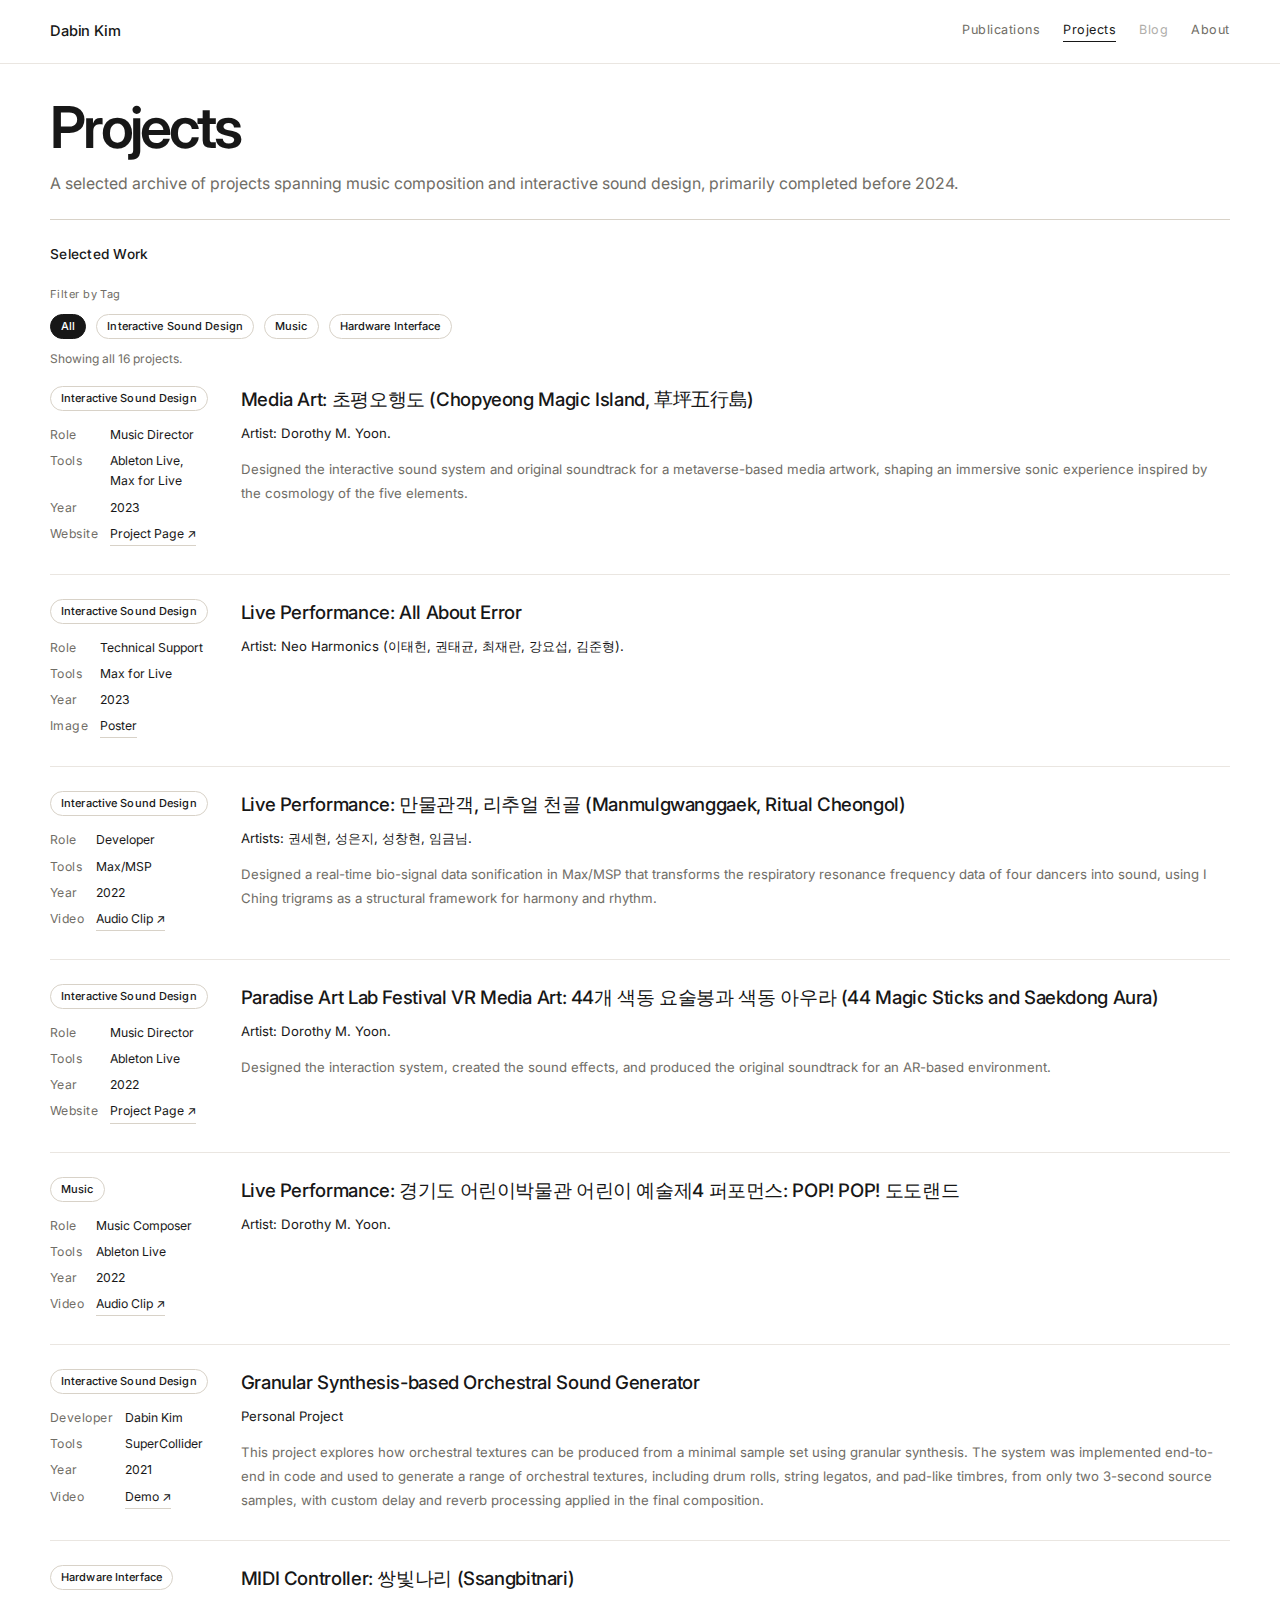
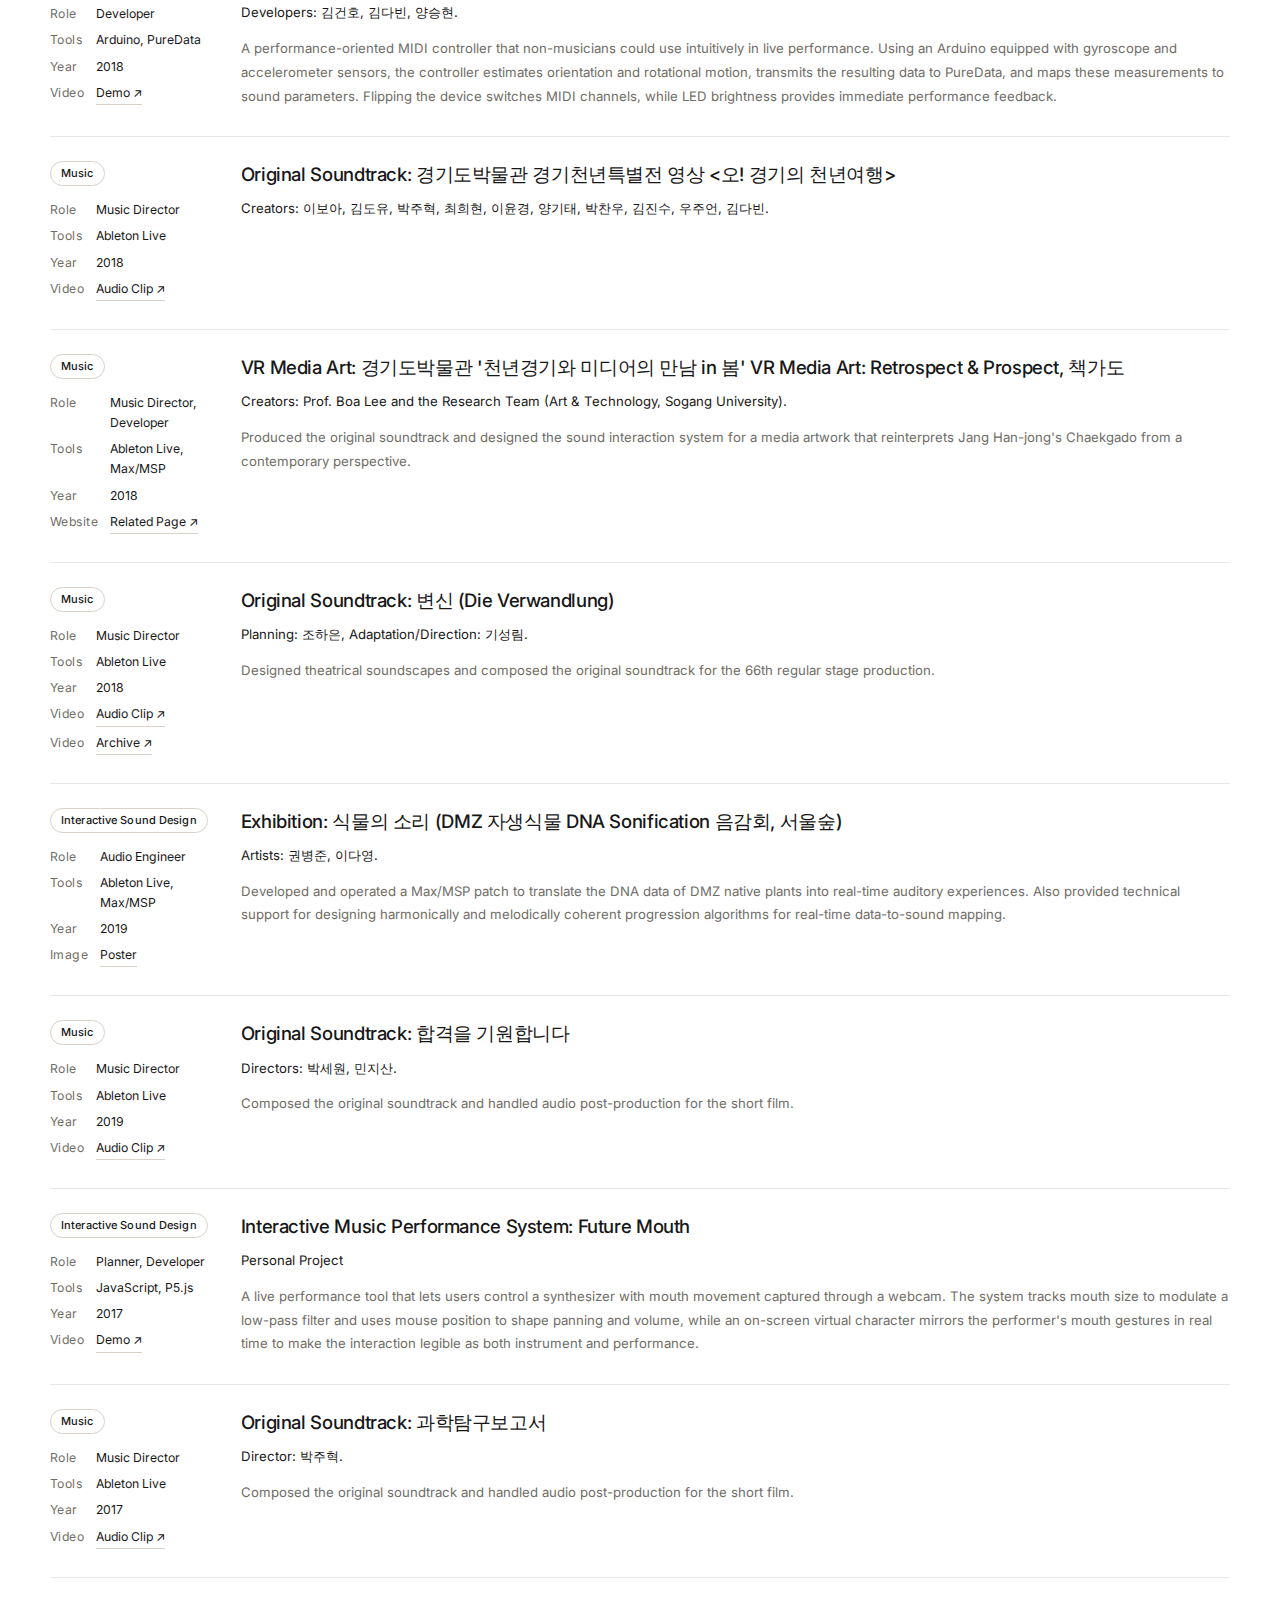
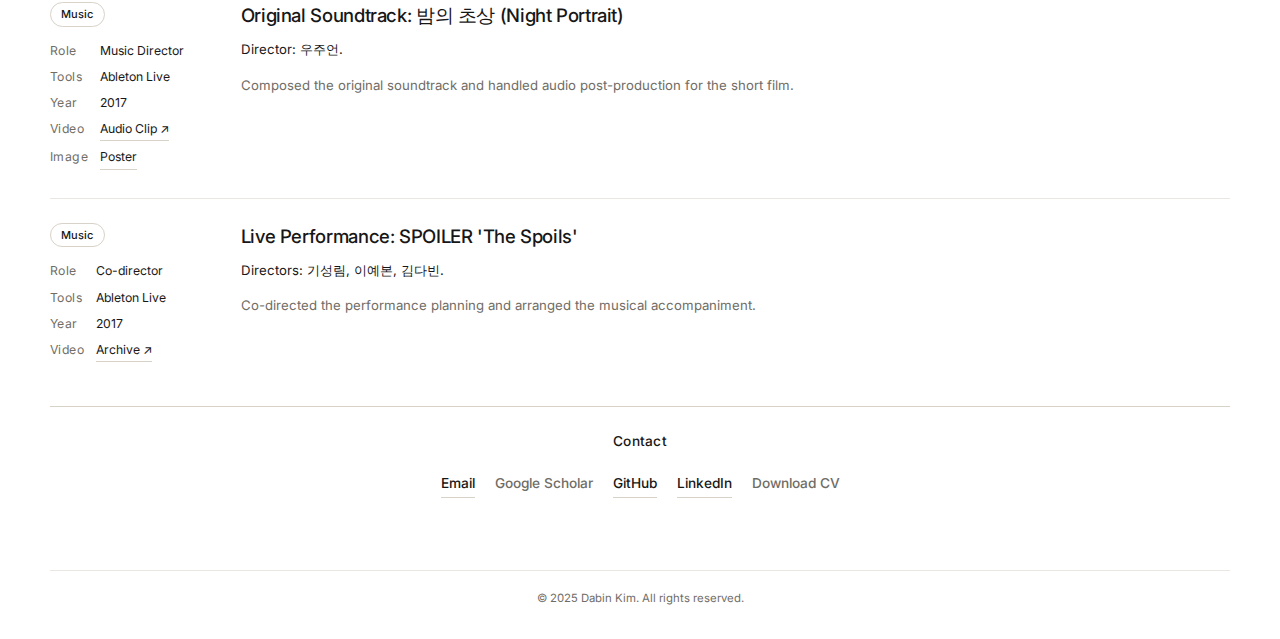
<file: projects/index.html>
<!DOCTYPE html>
<html lang="en">
<head>
    <meta charset="UTF-8">
    <meta name="viewport" content="width=device-width, initial-scale=1.0">
    <title>Projects | Dabin Kim</title>
    <link rel="icon" type="image/svg+xml" href="../favicon.svg">
    <link rel="preconnect" href="https://fonts.googleapis.com">
    <link rel="preconnect" href="https://fonts.gstatic.com" crossorigin>
    <link href="https://fonts.googleapis.com/css2?family=Inter:wght@400;500;600&display=swap" rel="stylesheet">
    <link rel="stylesheet" href="../assets/css/projects.css">
</head>
<body>
    <header class="main-header">
        <div class="shell header-shell">
            <a href="../index.html" class="logo">Dabin Kim</a>
            <nav class="main-nav" aria-label="Primary">
                <ul>
                    <li><a href="../publications/index.html">Publications</a></li>
                    <li><a href="index.html" class="is-active nav-current">Projects</a></li>
                    <li><a href="#" class="nav-disabled" aria-disabled="true" tabindex="-1">Blog</a></li>
                    <li><a href="../index.html">About</a></li>
                </ul>
            </nav>
        </div>
    </header>

    <main id="top" class="shell page-shell">
        <section class="page-intro">
            <h1>Projects</h1>
            <p class="page-summary">
                A selected archive of projects spanning music composition and interactive sound design, primarily completed before 2024.
            </p>
        </section>

        <section class="archive-section">
            <p class="section-label">Selected Work</p>
            <div class="project-filter-panel" data-project-filter-panel>
                <p class="project-filter-label">Filter by Tag</p>
                <div class="project-filter-list" data-project-filter-list></div>
                <p class="project-filter-status" data-project-filter-status>Showing all projects.</p>
            </div>

            <div class="project-list">
                <article class="project-entry">
                    <div class="project-meta">
                        <button class="format-tag" type="button" data-filter-tag="Interactive Sound Design">Interactive Sound Design</button>
                        <p class="meta-label">Role</p>
                        <p class="meta-value">Music Director</p>
                        <p class="meta-label">Tools</p>
                        <p class="meta-value">Ableton Live, Max for Live</p>
                        <p class="meta-label">Year</p>
                        <p class="meta-value">2023</p>
                        <p class="meta-label">Website</p>
                        <p class="meta-value">
                            <a class="meta-link" href="https://d11gqctr4esips.cloudfront.net/" target="_blank" rel="noreferrer" aria-label="Open project page for Media Art: 초평오행도 (Chopyeong Magic Island, 草坪五行島)">Project Page ↗</a>
                        </p>
                    </div>
                    <div class="project-content">
                        <h2>Media Art: 초평오행도 (Chopyeong Magic Island, 草坪五行島)</h2>
                        <p class="project-summary">
                            Artist: Dorothy M. Yoon.
                        </p>
                        <p class="project-description">
                            Designed the interactive sound system and original soundtrack for a metaverse-based media artwork, shaping an immersive sonic experience inspired by the cosmology of the five elements.
                        </p>
                    </div>
                </article>

                <article class="project-entry">
                    <div class="project-meta">
                        <button class="format-tag" type="button" data-filter-tag="Interactive Sound Design">Interactive Sound Design</button>
                        <p class="meta-label">Role</p>
                        <p class="meta-value">Technical Support</p>
                        <p class="meta-label">Tools</p>
                        <p class="meta-value">Max for Live</p>
                        <p class="meta-label">Year</p>
                        <p class="meta-value">2023</p>
                        <p class="meta-label">Image</p>
                        <p class="meta-value">
                            <a class="meta-link" href="../projects/posters/poster_all_about_error.png" data-popup-image="poster" aria-label="Open poster image for Live Performance: All About Error">Poster</a>
                        </p>
                    </div>
                    <div class="project-content">
                        <h2>Live Performance: All About Error</h2>
                        <p class="project-summary">
                            Artist: Neo Harmonics (이태헌, 권태균, 최재란, 강요섭, 김준형).
                        </p>
                    </div>
                </article>

                <article class="project-entry">
                    <div class="project-meta">
                        <button class="format-tag" type="button" data-filter-tag="Interactive Sound Design">Interactive Sound Design</button>
                        <p class="meta-label">Role</p>
                        <p class="meta-value">Developer</p>
                        <p class="meta-label">Tools</p>
                        <p class="meta-value">Max/MSP</p>
                        <p class="meta-label">Year</p>
                        <p class="meta-value">2022</p>
                        <p class="meta-label">Video</p>
                        <p class="meta-value">
                            <a class="meta-link" href="https://www.youtube.com/watch?v=FIVNbJLM0hs&list=PLyyTK5ekx9MDIWEGIQZ9QVDoj68z6gZrv" target="_blank" rel="noreferrer" aria-label="Open audio clip for Live Performance: 만물관객, 리추얼 천골 (Manmulgwanggaek, Ritual Cheongol)">Audio Clip ↗</a>
                        </p>
                    </div>
                    <div class="project-content">
                        <h2>Live Performance: 만물관객, 리추얼 천골 (Manmulgwanggaek, Ritual Cheongol)</h2>
                        <p class="project-summary">
                            Artists: 권세현, 성은지, 성창현, 임금님.
                        </p>
                        <p class="project-description">
                            Designed a real-time bio-signal data sonification in Max/MSP that transforms the respiratory resonance frequency data of four dancers into sound, using I Ching trigrams as a structural framework for harmony and rhythm.
                        </p>
                    </div>
                </article>

                <article class="project-entry">
                    <div class="project-meta">
                        <button class="format-tag" type="button" data-filter-tag="Interactive Sound Design">Interactive Sound Design</button>
                        <p class="meta-label">Role</p>
                        <p class="meta-value">Music Director</p>
                        <p class="meta-label">Tools</p>
                        <p class="meta-value">Ableton Live</p>
                        <p class="meta-label">Year</p>
                        <p class="meta-value">2022</p>
                        <p class="meta-label">Website</p>
                        <p class="meta-value">
                            <a class="meta-link" href="http://dorothymyoon.com/portfolio/44-magic-sticks-and-saekdong-aura/" target="_blank" rel="noreferrer" aria-label="Open project page for Paradise Art Lab Festival VR Media Art: 44개 색동 요술봉과 색동 아우라 (44 Magic Sticks and Saekdong Aura)">Project Page ↗</a>
                        </p>
                    </div>
                    <div class="project-content">
                        <h2>Paradise Art Lab Festival VR Media Art: 44개 색동 요술봉과 색동 아우라 (44 Magic Sticks and Saekdong Aura)</h2>
                        <p class="project-summary">
                            Artist: Dorothy M. Yoon.
                        </p>
                        <p class="project-description">
                            Designed the interaction system, created the sound effects, and produced the original soundtrack for an AR-based environment.
                        </p>
                    </div>
                </article>

                <article class="project-entry">
                    <div class="project-meta">
                        <button class="format-tag" type="button" data-filter-tag="Music">Music</button>
                        <p class="meta-label">Role</p>
                        <p class="meta-value">Music Composer</p>
                        <p class="meta-label">Tools</p>
                        <p class="meta-value">Ableton Live</p>
                        <p class="meta-label">Year</p>
                        <p class="meta-value">2022</p>
                        <p class="meta-label">Video</p>
                        <p class="meta-value">
                            <a class="meta-link" href="https://www.youtube.com/playlist?list=PLyyTK5ekx9MDHOUCpi8zvVD7-H41a9All" target="_blank" rel="noreferrer" aria-label="Open audio clip for Live Performance: 경기도 어린이박물관 어린이 예술제4 퍼포먼스: POP! POP! 도도랜드">Audio Clip ↗</a>
                        </p>
                    </div>
                    <div class="project-content">
                        <h2>Live Performance: 경기도 어린이박물관 어린이 예술제4 퍼포먼스: POP! POP! 도도랜드</h2>
                        <p class="project-summary">
                            Artist: Dorothy M. Yoon.
                        </p>
                    </div>
                </article>

                <article class="project-entry">
                    <div class="project-meta">
                        <button class="format-tag" type="button" data-filter-tag="Interactive Sound Design">Interactive Sound Design</button>
                        <p class="meta-label">Developer</p>
                        <p class="meta-value">Dabin Kim</p>
                        <p class="meta-label">Tools</p>
                        <p class="meta-value">SuperCollider</p>
                        <p class="meta-label">Year</p>
                        <p class="meta-value">2021</p>
                        <p class="meta-label">Video</p>
                        <p class="meta-value">
                            <a class="meta-link" href="https://www.youtube.com/watch?v=FicBVExcqVo" target="_blank" rel="noreferrer" aria-label="Open demo for Granular Synthesis-based Orchestral Sound Generator">Demo ↗</a>
                        </p>
                    </div>
                    <div class="project-content">
                        <h2>Granular Synthesis-based Orchestral Sound Generator</h2>
                        <p class="project-summary">
                            Personal Project
                        </p>
                        <p class="project-description">
                            This project explores how orchestral textures can be produced from a minimal sample set using granular synthesis. The system was implemented end-to-end in code and used to generate a range of orchestral textures, including drum rolls, string legatos, and pad-like timbres, from only two 3-second source samples, with custom delay and reverb processing applied in the final composition.
                        </p>
                    </div>
                </article>

                <article class="project-entry">
                    <div class="project-meta">
                        <button class="format-tag" type="button" data-filter-tag="Hardware Interface">Hardware Interface</button>
                        <p class="meta-label">Role</p>
                        <p class="meta-value">Developer</p>
                        <p class="meta-label">Tools</p>
                        <p class="meta-value">Arduino, PureData</p>
                        <p class="meta-label">Year</p>
                        <p class="meta-value">2018</p>
                        <p class="meta-label">Video</p>
                        <p class="meta-value">
                            <a class="meta-link" href="https://www.youtube.com/watch?v=Jc-FzXt6E1Y" target="_blank" rel="noreferrer" aria-label="Open demo for MIDI Controller: 쌍빛나리 (Ssangbitnari)">Demo ↗</a>
                        </p>
                    </div>
                    <div class="project-content">
                        <h2>MIDI Controller: 쌍빛나리 (Ssangbitnari)</h2>
                        <p class="project-summary">
                            Developers: 김건호, 김다빈, 양승현.
                        </p>
                        <p class="project-description">
                            A performance-oriented MIDI controller that non-musicians could use intuitively in live performance. Using an Arduino equipped with gyroscope and accelerometer sensors, the controller estimates orientation and rotational motion, transmits the resulting data to PureData, and maps these measurements to sound parameters. Flipping the device switches MIDI channels, while LED brightness provides immediate performance feedback.
                        </p>
                    </div>
                </article>

                <article class="project-entry">
                    <div class="project-meta">
                        <button class="format-tag" type="button" data-filter-tag="Music">Music</button>
                        <p class="meta-label">Role</p>
                        <p class="meta-value">Music Director</p>
                        <p class="meta-label">Tools</p>
                        <p class="meta-value">Ableton Live</p>
                        <p class="meta-label">Year</p>
                        <p class="meta-value">2018</p>
                        <p class="meta-label">Video</p>
                        <p class="meta-value">
                            <a class="meta-link" href="https://www.youtube.com/watch?v=IGH19Vskk8M" target="_blank" rel="noreferrer" aria-label="Open audio clip for Original Soundtrack: 경기도박물관 경기천년특별전 영상 오! 경기의 천년여행">Audio Clip ↗</a>
                        </p>
                    </div>
                    <div class="project-content">
                        <h2>Original Soundtrack: 경기도박물관 경기천년특별전 영상 &lt;오! 경기의 천년여행&gt;</h2>
                        <p class="project-summary">
                            Creators: 이보아, 김도유, 박주혁, 최희현, 이윤경, 양기태, 박찬우, 김진수, 우주언, 김다빈.
                        </p>
                    </div>
                </article>

                <article class="project-entry">
                    <div class="project-meta">
                        <button class="format-tag" type="button" data-filter-tag="Music">Music</button>
                        <p class="meta-label">Role</p>
                        <p class="meta-value">Music Director, Developer</p>
                        <p class="meta-label">Tools</p>
                        <p class="meta-value">Ableton Live, Max/MSP</p>
                        <p class="meta-label">Year</p>
                        <p class="meta-value">2018</p>
                        <p class="meta-label">Website</p>
                        <p class="meta-value">
                            <a class="meta-link" href="https://creative.sogang.ac.kr/%EC%95%84%ED%85%8D-%EC%9D%B4%EB%B3%B4%EC%95%84%EA%B5%90%EC%88%98%EC%99%80-%EC%97%B0%EA%B5%AC%ED%8C%80-%EA%B2%BD%EA%B8%B0%EB%8F%84%EB%B0%95%EB%AC%BC%EA%B4%80-%ED%8A%B9%EB%B3%84%EC%A0%84-%EC%A0%84/" target="_blank" rel="noreferrer" aria-label="Open related page for VR Media Art: 경기도박물관 천년경기와 미디어의 만남 in 봄 VR Media Art: Retrospect and Prospect, 책가도">Related Page ↗</a>
                        </p>
                    </div>
                    <div class="project-content">
                        <h2>VR Media Art: 경기도박물관 '천년경기와 미디어의 만남 in 봄' VR Media Art: Retrospect &amp; Prospect, 책가도</h2>
                        <p class="project-summary">
                            Creators: Prof. Boa Lee and the Research Team (Art &amp; Technology, Sogang University).
                        </p>
                        <p class="project-description">
                            Produced the original soundtrack and designed the sound interaction system for a media artwork that reinterprets Jang Han-jong's Chaekgado from a contemporary perspective.
                        </p>
                    </div>
                </article>

                <article class="project-entry">
                    <div class="project-meta">
                        <button class="format-tag" type="button" data-filter-tag="Music">Music</button>
                        <p class="meta-label">Role</p>
                        <p class="meta-value">Music Director</p>
                        <p class="meta-label">Tools</p>
                        <p class="meta-value">Ableton Live</p>
                        <p class="meta-label">Year</p>
                        <p class="meta-value">2018</p>
                        <p class="meta-label">Video</p>
                        <p class="meta-value">
                            <a class="meta-link" href="https://www.youtube.com/watch?v=m9Np22gf-lc&list=PLyyTK5ekx9MB1YOeYOH_dxCgX8kkWejwD" target="_blank" rel="noreferrer" aria-label="Open audio clip for Original Soundtrack: 변신 (Die Verwandlung)">Audio Clip ↗</a>
                        </p>
                        <p class="meta-label">Video</p>
                        <p class="meta-value">
                            <a class="meta-link" href="https://www.youtube.com/watch?v=MOen8vCmTvQ" target="_blank" rel="noreferrer" aria-label="Open archive video for Original Soundtrack: 변신 (Die Verwandlung)">Archive ↗</a>
                        </p>
                    </div>
                    <div class="project-content">
                        <h2>Original Soundtrack: 변신 (Die Verwandlung)</h2>
                        <p class="project-summary">
                            Planning: 조하은, Adaptation/Direction: 기성림.
                        </p>
                        <p class="project-description">
                            Designed theatrical soundscapes and composed the original soundtrack for the 66th regular stage production.
                        </p>
                    </div>
                </article>

                <article class="project-entry">
                    <div class="project-meta">
                        <button class="format-tag" type="button" data-filter-tag="Interactive Sound Design">Interactive Sound Design</button>
                        <p class="meta-label">Role</p>
                        <p class="meta-value">Audio Engineer</p>
                        <p class="meta-label">Tools</p>
                        <p class="meta-value">Ableton Live, Max/MSP</p>
                        <p class="meta-label">Year</p>
                        <p class="meta-value">2019</p>
                        <p class="meta-label">Image</p>
                        <p class="meta-value">
                            <a class="meta-link" href="../projects/posters/poster_dna_sonification.jpg" data-popup-image="poster" aria-label="Open poster image for Exhibition: 식물의 소리 (DMZ 자생식물 DNA Sonification 음감회, 서울숲)">Poster</a>
                        </p>
                    </div>
                    <div class="project-content">
                        <h2>Exhibition: 식물의 소리 (DMZ 자생식물 DNA Sonification 음감회, 서울숲)</h2>
                        <p class="project-summary">
                            Artists: 권병준, 이다영.
                        </p>
                        <p class="project-description">
                            Developed and operated a Max/MSP patch to translate the DNA data of DMZ native plants into real-time auditory experiences. Also provided technical support for designing harmonically and melodically coherent progression algorithms for real-time data-to-sound mapping.
                        </p>
                    </div>
                </article>

                <article class="project-entry">
                    <div class="project-meta">
                        <button class="format-tag" type="button" data-filter-tag="Music">Music</button>
                        <p class="meta-label">Role</p>
                        <p class="meta-value">Music Director</p>
                        <p class="meta-label">Tools</p>
                        <p class="meta-value">Ableton Live</p>
                        <p class="meta-label">Year</p>
                        <p class="meta-value">2019</p>
                        <p class="meta-label">Video</p>
                        <p class="meta-value">
                            <a class="meta-link" href="https://www.youtube.com/watch?v=QQPLZ69rmTA&list=PLyyTK5ekx9MDM-N5Yu0HykOpCTlsUwpKH" target="_blank" rel="noreferrer" aria-label="Open audio clip for Original Soundtrack: 합격을 기원합니다">Audio Clip ↗</a>
                        </p>
                    </div>
                    <div class="project-content">
                        <h2>Original Soundtrack: 합격을 기원합니다</h2>
                        <p class="project-summary">
                            Directors: 박세원, 민지산.
                        </p>
                        <p class="project-description">
                            Composed the original soundtrack and handled audio post-production for the short film.
                        </p>
                    </div>
                </article>

                <article class="project-entry">
                    <div class="project-meta">
                        <button class="format-tag" type="button" data-filter-tag="Interactive Sound Design">Interactive Sound Design</button>
                        <p class="meta-label">Role</p>
                        <p class="meta-value">Planner, Developer</p>
                        <p class="meta-label">Tools</p>
                        <p class="meta-value">JavaScript, P5.js</p>
                        <p class="meta-label">Year</p>
                        <p class="meta-value">2017</p>
                        <p class="meta-label">Video</p>
                        <p class="meta-value">
                            <a class="meta-link" href="https://www.youtube.com/watch?v=pU9TzO9C79I&list=PLyyTK5ekx9MDRyGONaQ_fGtqttOpBkeuz&index=2" target="_blank" rel="noreferrer" aria-label="Open demo for Interactive Music Performance System: Future Mouth">Demo ↗</a>
                        </p>
                    </div>
                    <div class="project-content">
                        <h2>Interactive Music Performance System: Future Mouth</h2>
                        <p class="project-summary">
                            Personal Project
                        </p>
                        <p class="project-description">
                            A live performance tool that lets users control a synthesizer with mouth movement captured through a webcam. The system tracks mouth size to modulate a low-pass filter and uses mouse position to shape panning and volume, while an on-screen virtual character mirrors the performer's mouth gestures in real time to make the interaction legible as both instrument and performance.
                        </p>
                    </div>
                </article>

                <article class="project-entry">
                    <div class="project-meta">
                        <button class="format-tag" type="button" data-filter-tag="Music">Music</button>
                        <p class="meta-label">Role</p>
                        <p class="meta-value">Music Director</p>
                        <p class="meta-label">Tools</p>
                        <p class="meta-value">Ableton Live</p>
                        <p class="meta-label">Year</p>
                        <p class="meta-value">2017</p>
                        <p class="meta-label">Video</p>
                        <p class="meta-value">
                            <a class="meta-link" href="https://www.youtube.com/watch?v=KkIvBRWGqxo&list=PLyyTK5ekx9MBVkMO8BQ8XXYYmrj7a6krL" target="_blank" rel="noreferrer" aria-label="Open audio clip for Original Soundtrack: 과학탐구보고서">Audio Clip ↗</a>
                        </p>
                    </div>
                    <div class="project-content">
                        <h2>Original Soundtrack: 과학탐구보고서</h2>
                        <p class="project-summary">
                            Director: 박주혁.
                        </p>
                        <p class="project-description">
                            Composed the original soundtrack and handled audio post-production for the short film.
                        </p>
                    </div>
                </article>

                <article class="project-entry">
                    <div class="project-meta">
                        <button class="format-tag" type="button" data-filter-tag="Music">Music</button>
                        <p class="meta-label">Role</p>
                        <p class="meta-value">Music Director</p>
                        <p class="meta-label">Tools</p>
                        <p class="meta-value">Ableton Live</p>
                        <p class="meta-label">Year</p>
                        <p class="meta-value">2017</p>
                        <p class="meta-label">Video</p>
                        <p class="meta-value">
                            <a class="meta-link" href="https://www.youtube.com/watch?v=D-aN-ToGTGU&list=PLyyTK5ekx9MCWKeVx2QWlZml7AanINpm5" target="_blank" rel="noreferrer" aria-label="Open audio clip for Original Soundtrack: 밤의 초상 (Night Portrait)">Audio Clip ↗</a>
                        </p>
                        <p class="meta-label">Image</p>
                        <p class="meta-value">
                            <a class="meta-link" href="../projects/posters/poster_night_portrait.jpg" data-popup-image="poster" aria-label="Open poster image for Original Soundtrack: 밤의 초상 (Night Portrait)">Poster</a>
                        </p>
                    </div>
                    <div class="project-content">
                        <h2>Original Soundtrack: 밤의 초상 (Night Portrait)</h2>
                        <p class="project-summary">
                            Director: 우주언.
                        </p>
                        <p class="project-description">
                            Composed the original soundtrack and handled audio post-production for the short film.
                        </p>
                    </div>
                </article>

                <article class="project-entry">
                    <div class="project-meta">
                        <button class="format-tag" type="button" data-filter-tag="Music">Music</button>
                        <p class="meta-label">Role</p>
                        <p class="meta-value">Co-director</p>
                        <p class="meta-label">Tools</p>
                        <p class="meta-value">Ableton Live</p>
                        <p class="meta-label">Year</p>
                        <p class="meta-value">2017</p>
                        <p class="meta-label">Video</p>
                        <p class="meta-value">
                            <a class="meta-link" href="https://www.youtube.com/watch?v=jaflf8Pseo0&list=PLyyTK5ekx9MDRyGONaQ_fGtqttOpBkeuz" target="_blank" rel="noreferrer" aria-label="Open archive video for Live Performance: SPOILER The Spoils">Archive ↗</a>
                        </p>
                    </div>
                    <div class="project-content">
                        <h2>Live Performance: SPOILER 'The Spoils'</h2>
                        <p class="project-summary">
                            Directors: 기성림, 이예본, 김다빈.
                        </p>
                        <p class="project-description">
                            Co-directed the performance planning and arranged the musical accompaniment.
                        </p>
                    </div>
                </article>
            </div>
        </section>

        <section id="contact" class="contact-section">
            <p class="section-label">Contact</p>
            <div class="contact-links">
                <a href="mailto:dabinchi9598@kaist.ac.kr">Email</a>
                <a href="#" class="disabled-link" aria-disabled="true" tabindex="-1">Google Scholar</a>
                <a href="https://github.com/dabinkim0" target="_blank" rel="noreferrer">GitHub</a>
                <a href="https://www.linkedin.com/in/dabin-kim-4a792a345/" target="_blank" rel="noreferrer">LinkedIn</a>
                <a href="#" class="disabled-link" aria-disabled="true" tabindex="-1">Download CV</a>
            </div>
        </section>
    </main>

    <footer class="main-footer">
        <div class="shell footer-shell">
            <p class="copyright">&copy; 2025 Dabin Kim. All rights reserved.</p>
        </div>
    </footer>
    <script src="../assets/js/projects.js"></script>
</body>
</html>
</file>
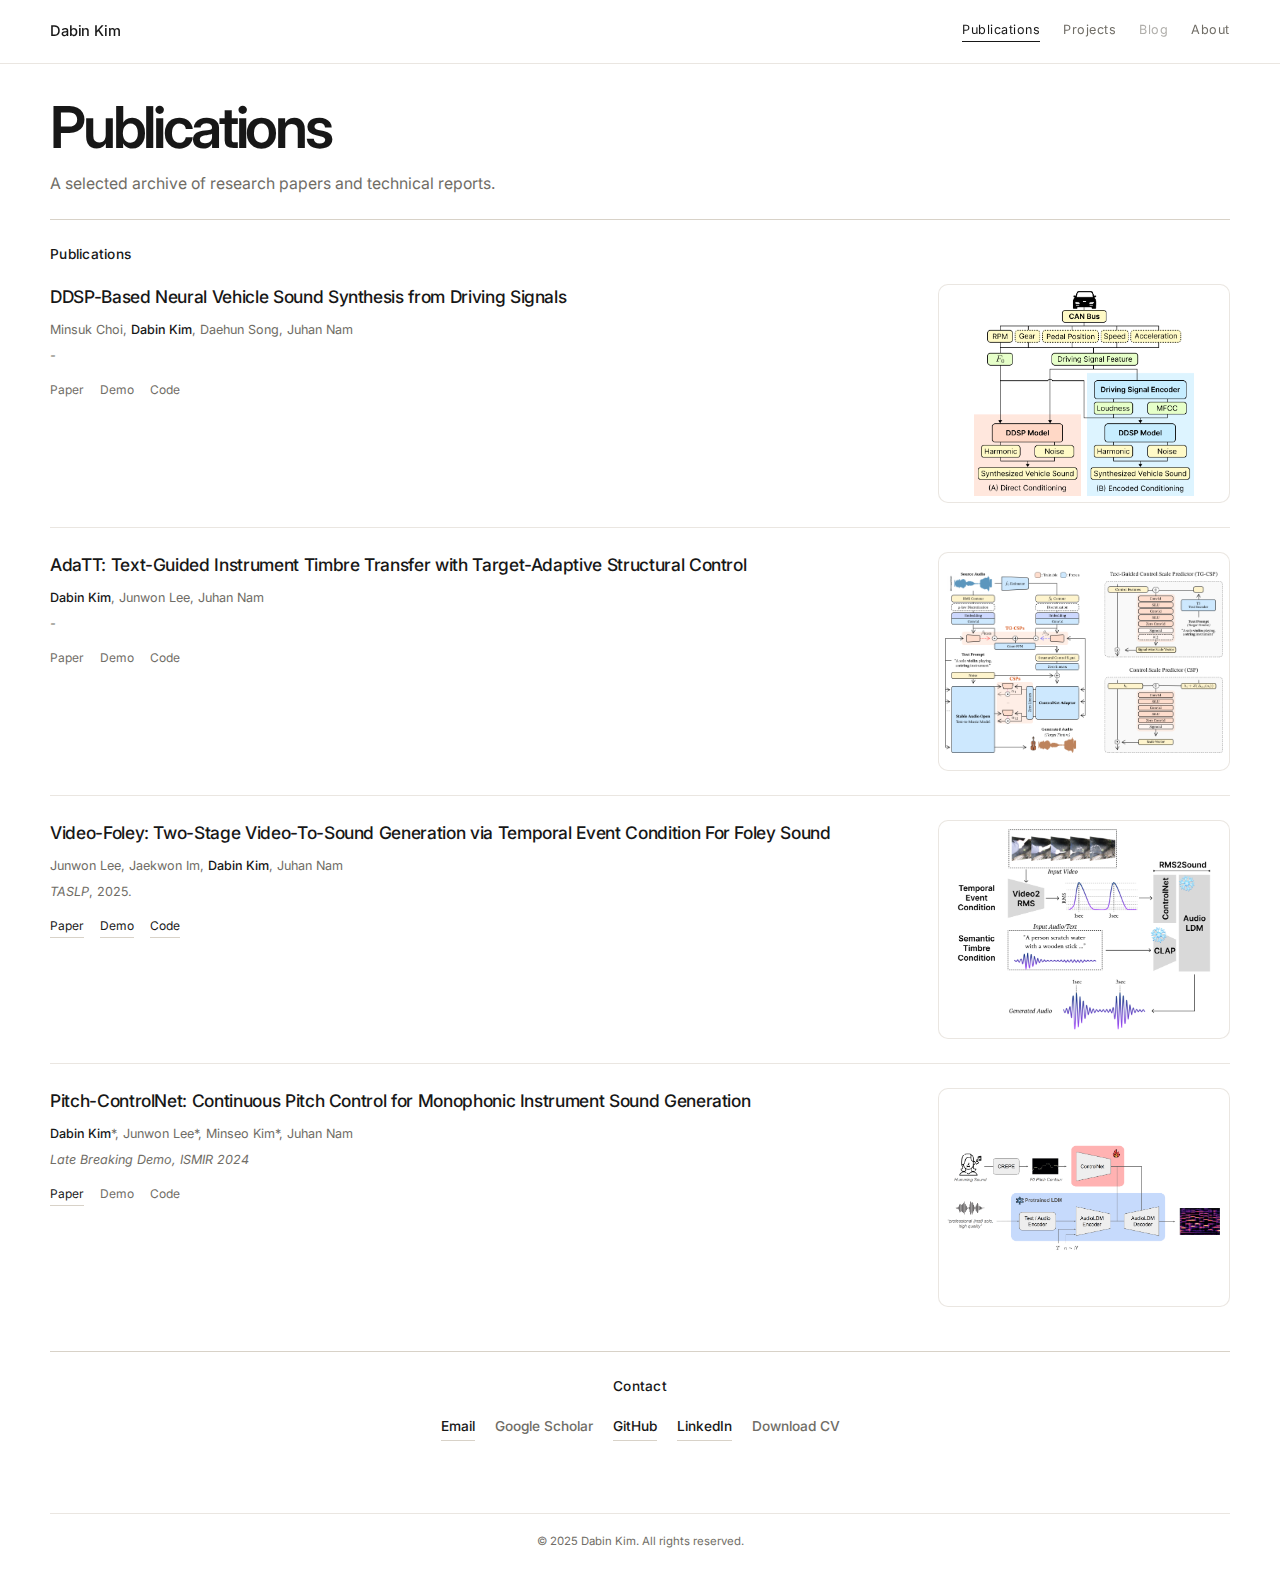
<file: publications/index.html>
<!DOCTYPE html>
<html lang="en">
<head>
    <meta charset="UTF-8">
    <meta name="viewport" content="width=device-width, initial-scale=1.0">
    <title>Publications | Dabin Kim</title>
    <link rel="icon" type="image/svg+xml" href="../favicon.svg">
    <link rel="preconnect" href="https://fonts.googleapis.com">
    <link rel="preconnect" href="https://fonts.gstatic.com" crossorigin>
    <link href="https://fonts.googleapis.com/css2?family=Inter:wght@400;500;600&display=swap" rel="stylesheet">
    <link rel="stylesheet" href="../assets/css/publications.css">
</head>
<body>
    <header class="main-header">
        <div class="shell header-shell">
            <a href="../index.html" class="logo">Dabin Kim</a>
            <nav class="main-nav" aria-label="Primary">
                <ul>
                    <li><a href="index.html" class="is-active nav-current">Publications</a></li>
                    <li><a href="../projects/index.html">Projects</a></li>
                    <li><a href="#" class="nav-disabled" aria-disabled="true" tabindex="-1">Blog</a></li>
                    <li><a href="../index.html">About</a></li>
                </ul>
            </nav>
        </div>
    </header>

    <main id="top" class="shell page-shell">
        <section class="page-intro">
            <h1>Publications</h1>
            <p class="page-summary">
                A selected archive of research papers and technical reports.
            </p>
        </section>

        <section class="archive-section">
            <p class="section-label">Publications</p>
            <ul class="item-list">
                <li class="publication-item">
                    <div class="publication-copy">
                        <h3><a href="#" class="disabled-link" aria-disabled="true" tabindex="-1">DDSP-Based Neural Vehicle Sound Synthesis from Driving Signals</a></h3>
                        <p class="authors">Minsuk Choi, <span class="author-self">Dabin Kim</span>, Daehun Song, Juhan Nam</p>
                        <p class="venue"><em>-</em></p>
                        <div class="links">
                            <a href="#" class="disabled-link" aria-disabled="true" tabindex="-1">Paper</a>
                            <a href="#" class="disabled-link" aria-disabled="true" tabindex="-1">Demo</a>
                            <a href="#" class="disabled-link" aria-disabled="true" tabindex="-1">Code</a>
                        </div>
                    </div>
                    <a class="publication-figure disabled-link" href="#" aria-disabled="true" tabindex="-1" aria-label="DDSP figure unavailable">
                        <img src="ddsp-carsound/figs/fig_framework_overview.png" alt="DDSP framework overview figure">
                    </a>
                </li>
                <li class="publication-item">
                    <div class="publication-copy">
                        <h3><a href="#" class="disabled-link" aria-disabled="true" tabindex="-1">AdaTT: Text-Guided Instrument Timbre Transfer with Target-Adaptive Structural Control</a></h3>
                        <p class="authors"><span class="author-self">Dabin Kim</span>, Junwon Lee, Juhan Nam</p>
                        <p class="venue"><em>-</em></p>
                        <div class="links">
                            <a href="#" class="disabled-link" aria-disabled="true" tabindex="-1">Paper</a>
                            <a href="#" class="disabled-link" aria-disabled="true" tabindex="-1">Demo</a>
                            <a href="#" class="disabled-link" aria-disabled="true" tabindex="-1">Code</a>
                        </div>
                    </div>
                    <a class="publication-figure disabled-link" href="#" aria-disabled="true" tabindex="-1" aria-label="AdaTT figure unavailable">
                        <img src="timbre-transfer/figs/fig_architecture_demo.png" alt="AdaTT main architecture figure">
                    </a>
                </li>
                <li class="publication-item">
                    <div class="publication-copy">
                        <h3><a href="https://jnwnlee.github.io/video-foley-demo/" target="_blank" rel="noreferrer">Video-Foley: Two-Stage Video-To-Sound Generation via Temporal Event Condition For Foley Sound</a></h3>
                        <p class="authors">Junwon Lee, Jaekwon Im, <span class="author-self">Dabin Kim</span>, Juhan Nam</p>
                        <p class="venue"><em>TASLP</em>, 2025.</p>
                        <div class="links">
                            <a href="https://arxiv.org/abs/2408.11915" target="_blank" rel="noreferrer">Paper</a>
                            <a href="https://jnwnlee.github.io/video-foley-demo/" target="_blank" rel="noreferrer">Demo</a>
                            <a href="https://github.com/jnwnlee/video-foley" target="_blank" rel="noreferrer">Code</a>
                        </div>
                    </div>
                    <a class="publication-figure" href="https://jnwnlee.github.io/video-foley-demo/" target="_blank" rel="noreferrer" aria-label="Open Video-Foley demo">
                        <img src="figs/video-foley/model_vts.png" alt="Video-Foley main figure">
                    </a>
                </li>
                <li class="publication-item">
                    <div class="publication-copy">
                        <h3><a href="https://ismir2024program.ismir.net/lbd_480.html" target="_blank" rel="noreferrer">Pitch-ControlNet: Continuous Pitch Control for Monophonic Instrument Sound Generation</a></h3>
                        <p class="authors"><span class="author-self">Dabin Kim</span>*, Junwon Lee*, Minseo Kim*, Juhan Nam</p>
                        <p class="venue"><em>Late Breaking Demo, ISMIR 2024</em></p>
                        <div class="links">
                            <a href="https://ismir2024program.ismir.net/lbd_480.html" target="_blank" rel="noreferrer">Paper</a>
                            <a href="#" class="disabled-link" aria-disabled="true" tabindex="-1">Demo</a>
                            <a href="#" class="disabled-link" aria-disabled="true" tabindex="-1">Code</a>
                        </div>
                    </div>
                    <a class="publication-figure" href="https://ismir2024program.ismir.net/lbd_480.html" target="_blank" rel="noreferrer" aria-label="Open Pitch-ControlNet paper">
                        <img src="figs/pitch-controlnet/fig_architecture.png" alt="Pitch-ControlNet main figure">
                    </a>
                </li>
            </ul>
        </section>

        <section id="contact" class="contact-section">
            <p class="section-label">Contact</p>
            <div class="contact-links">
                <a href="mailto:dabinchi9598@kaist.ac.kr">Email</a>
                <a href="#" class="disabled-link" aria-disabled="true" tabindex="-1">Google Scholar</a>
                <a href="https://github.com/dabinkim0" target="_blank" rel="noreferrer">GitHub</a>
                <a href="https://www.linkedin.com/in/dabin-kim-4a792a345/" target="_blank" rel="noreferrer">LinkedIn</a>
                <a href="#" class="disabled-link" aria-disabled="true" tabindex="-1">Download CV</a>
            </div>
        </section>
    </main>

    <footer class="main-footer">
        <div class="shell footer-shell">
            <p class="copyright">&copy; 2025 Dabin Kim. All rights reserved.</p>
        </div>
    </footer>
</body>
</html>
</file>
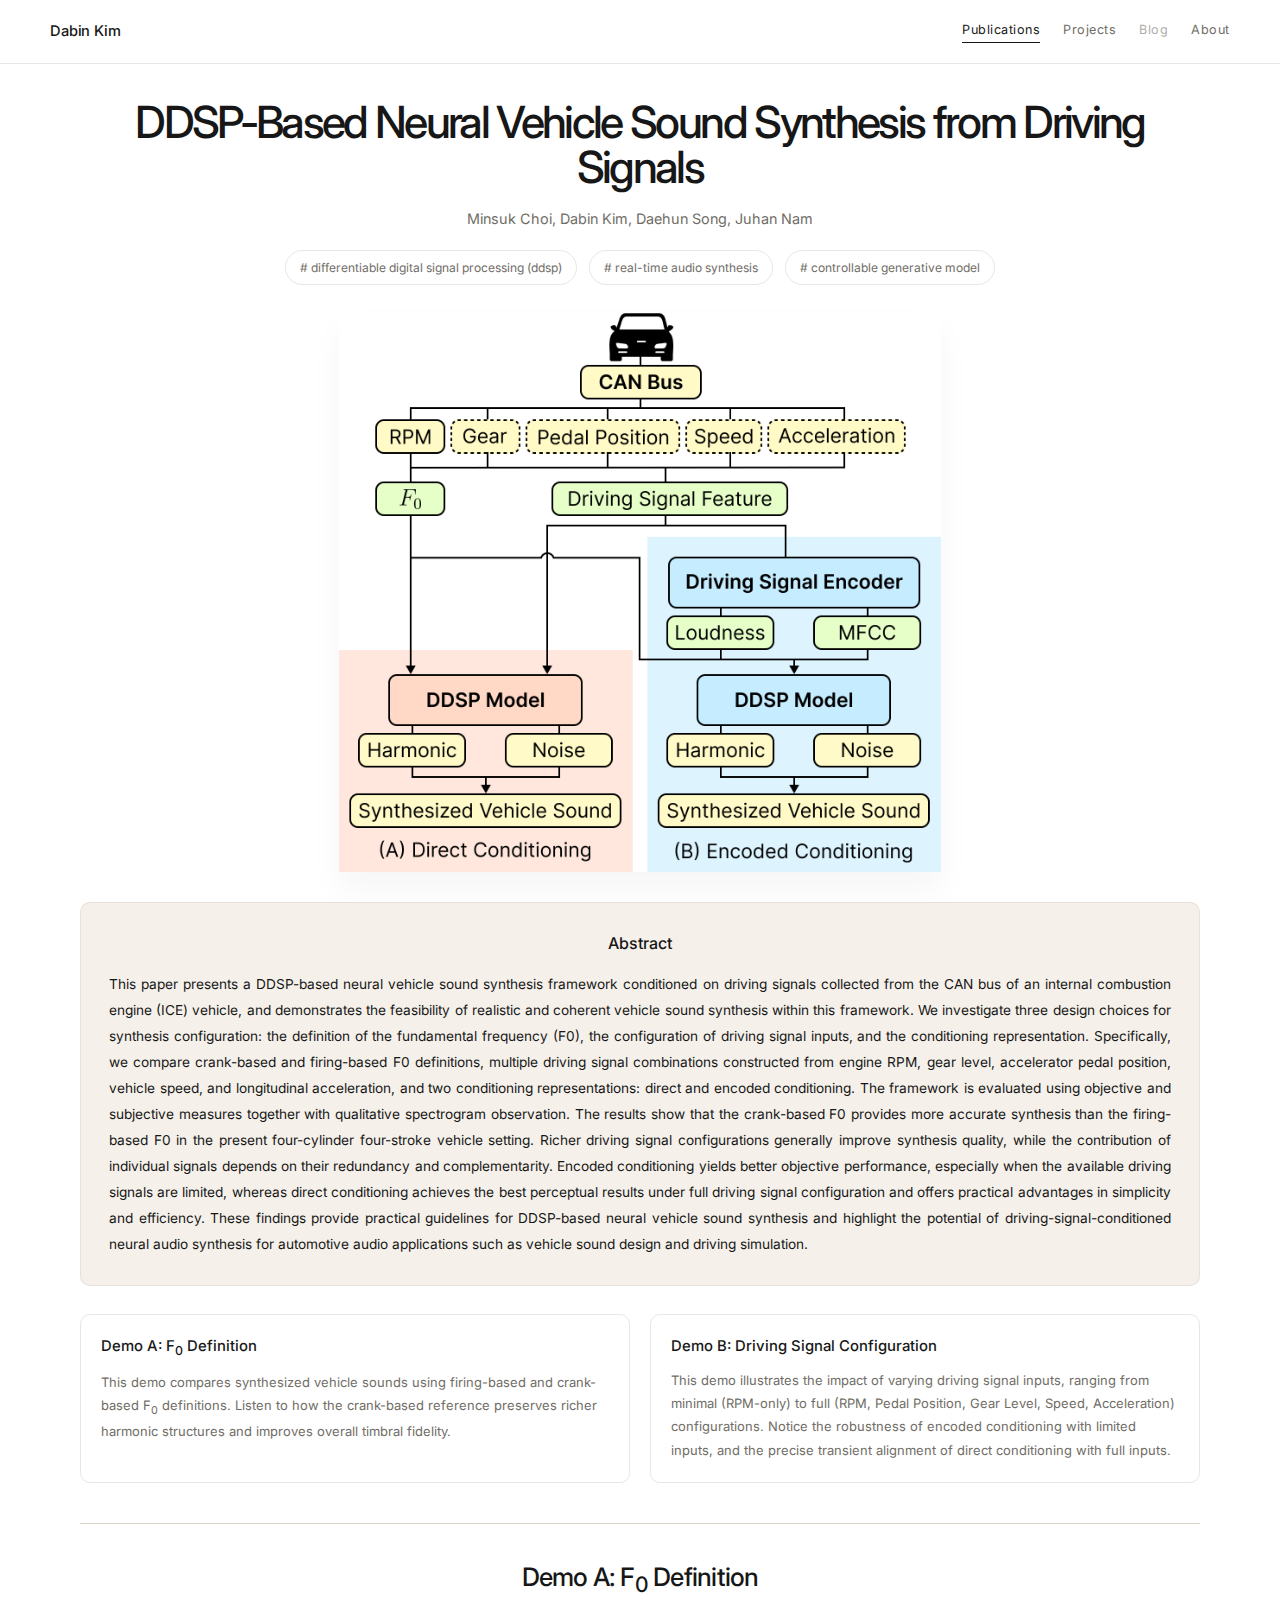
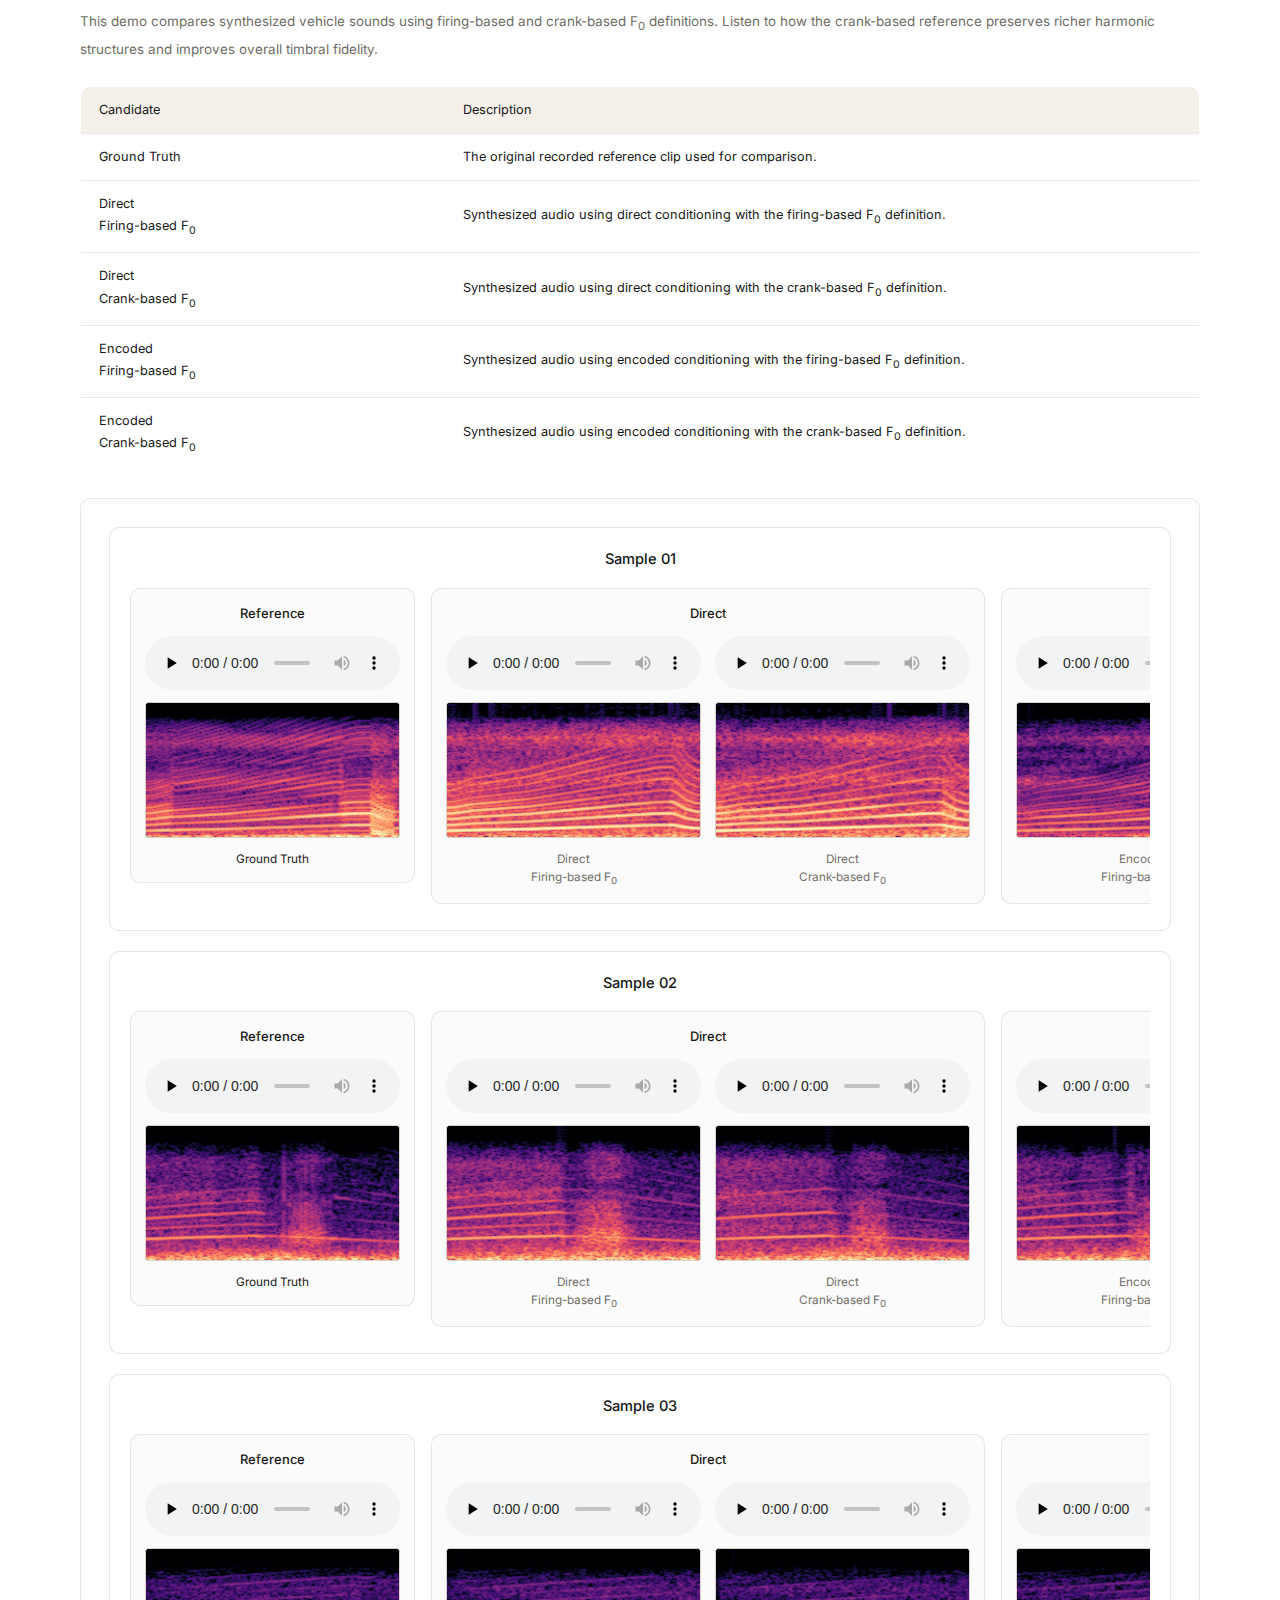
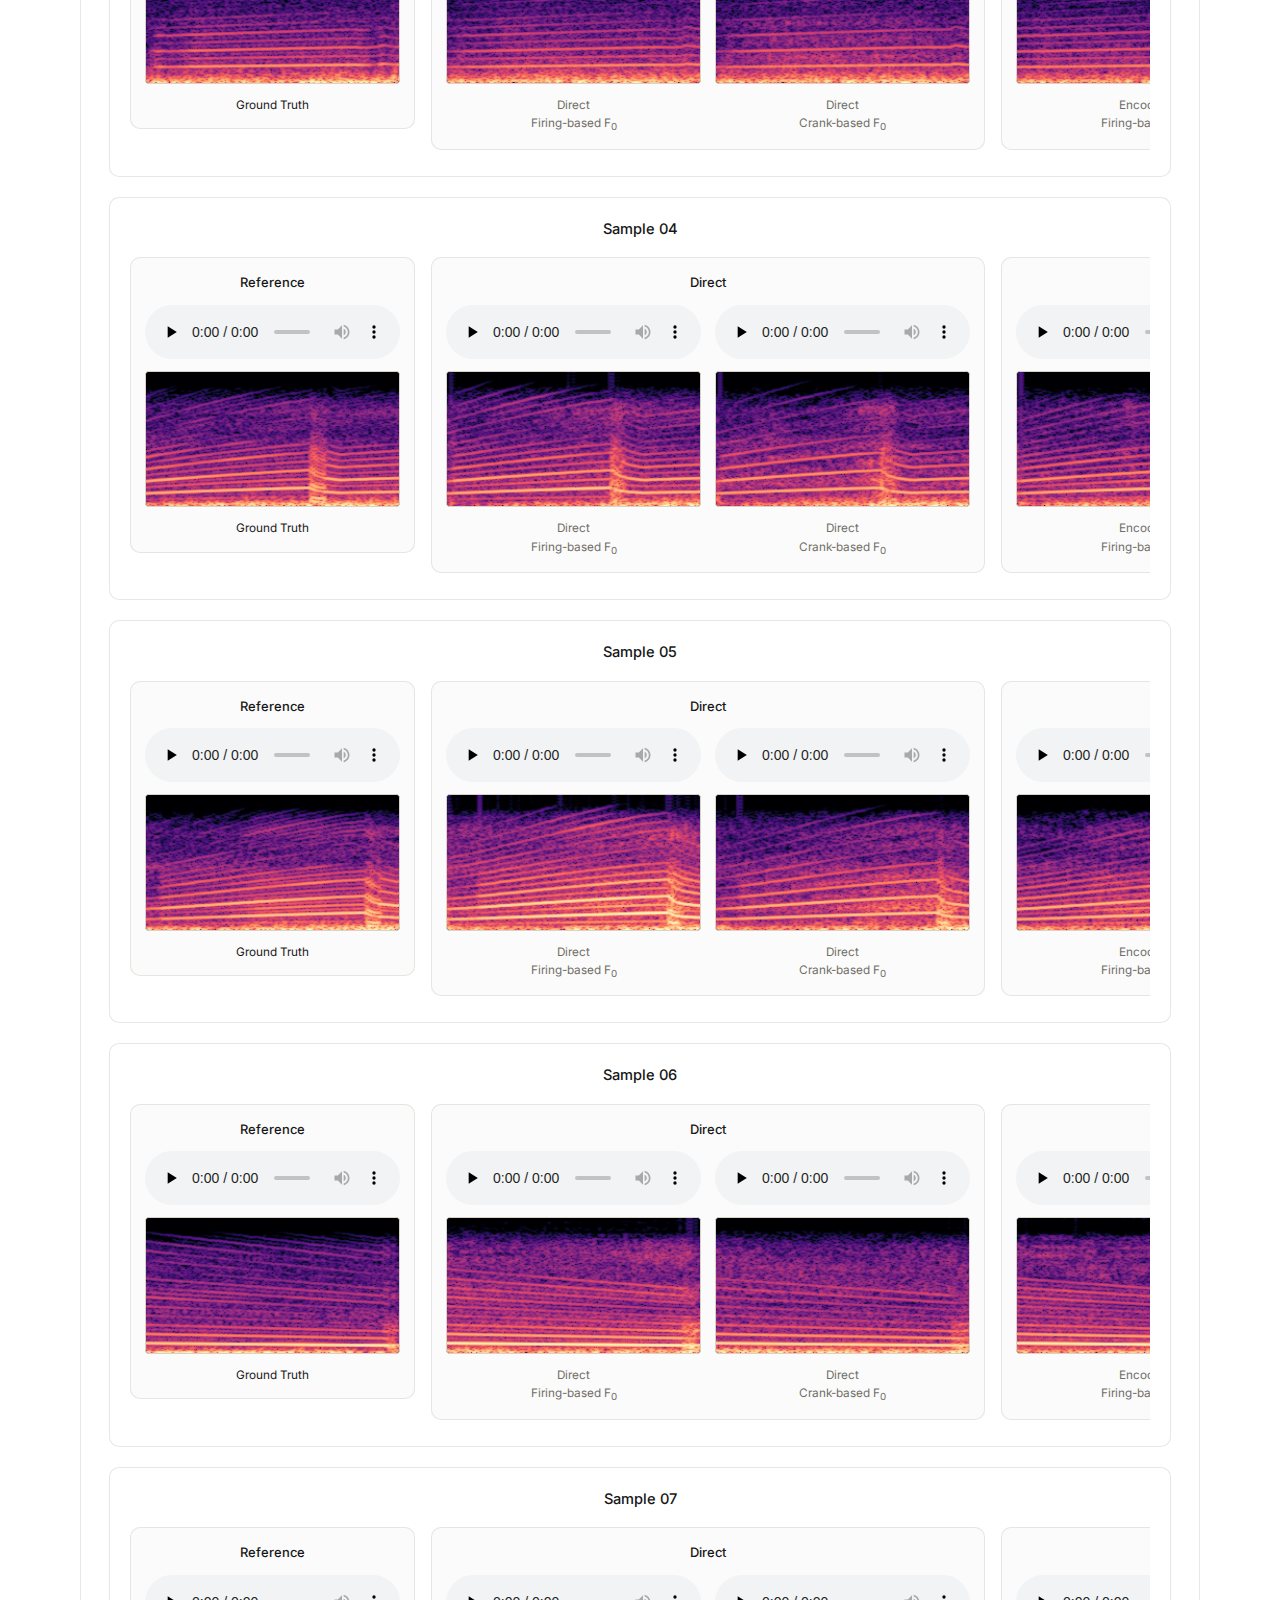
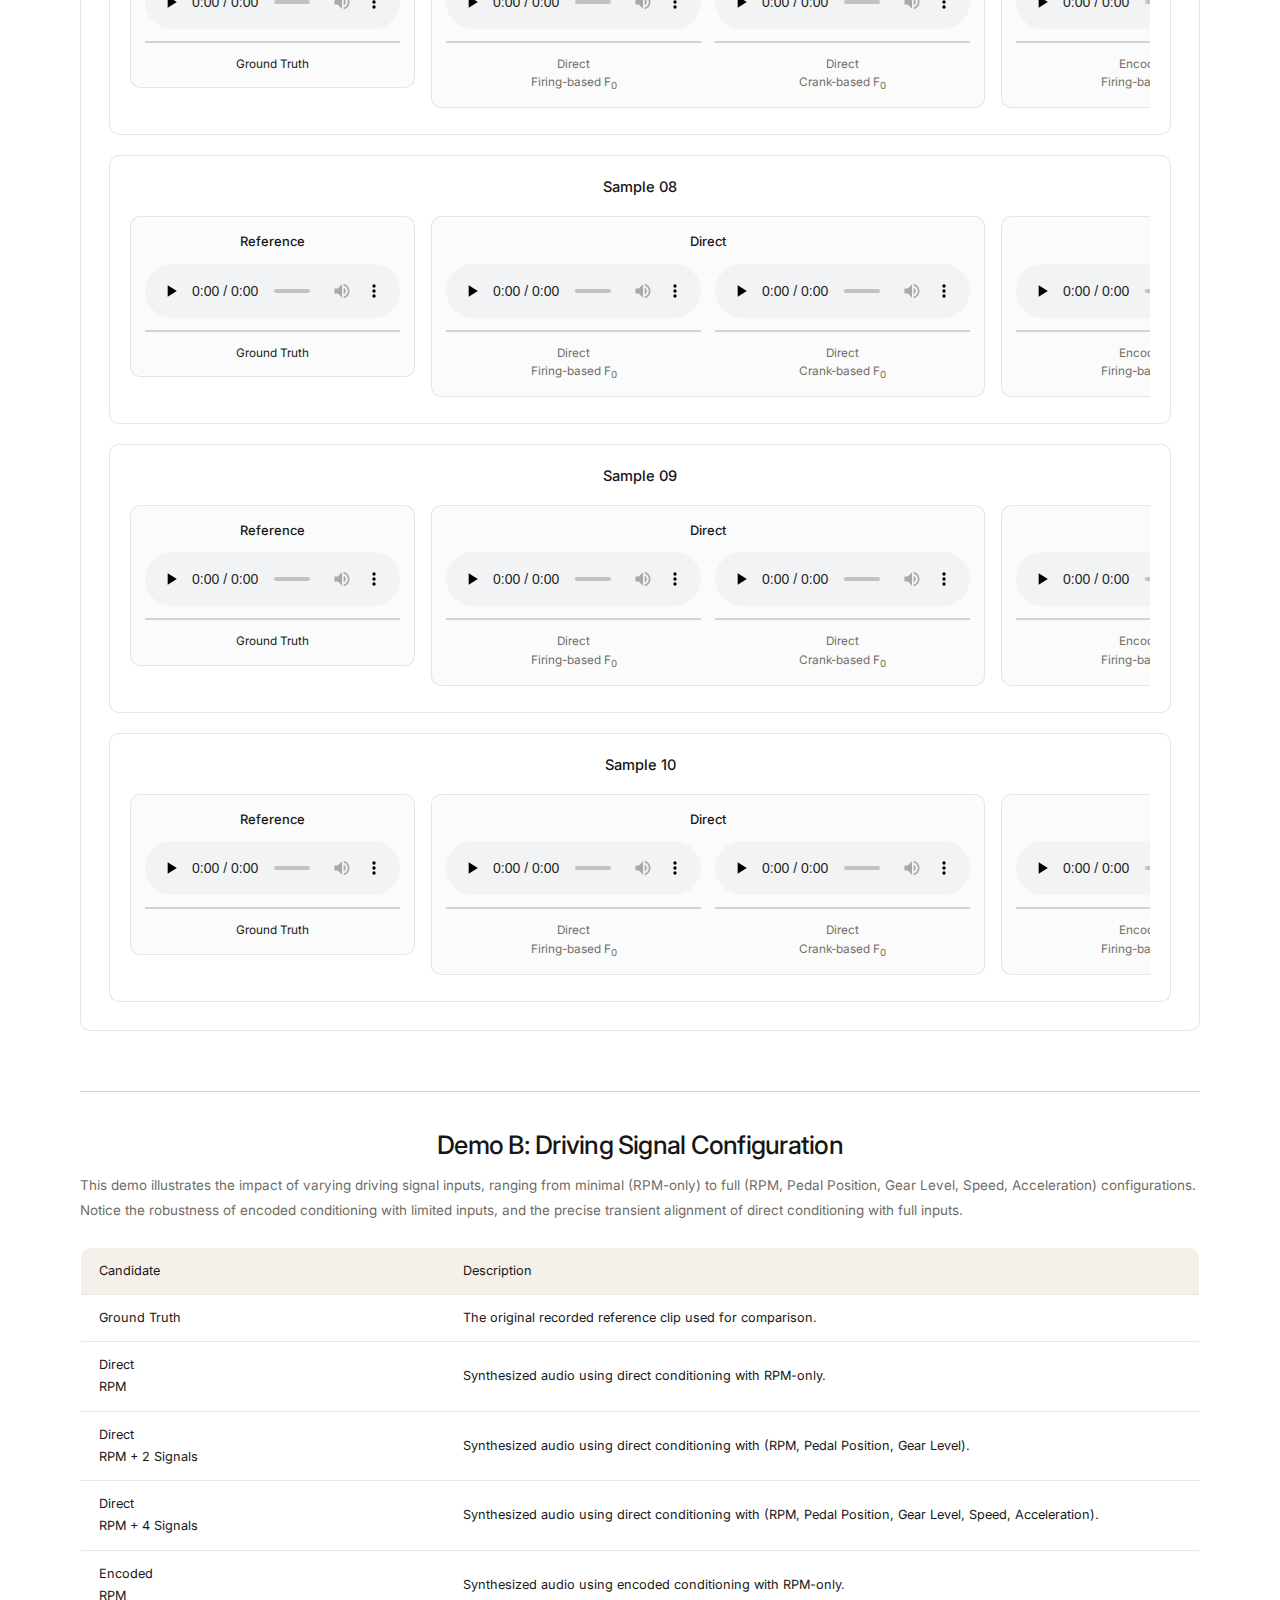
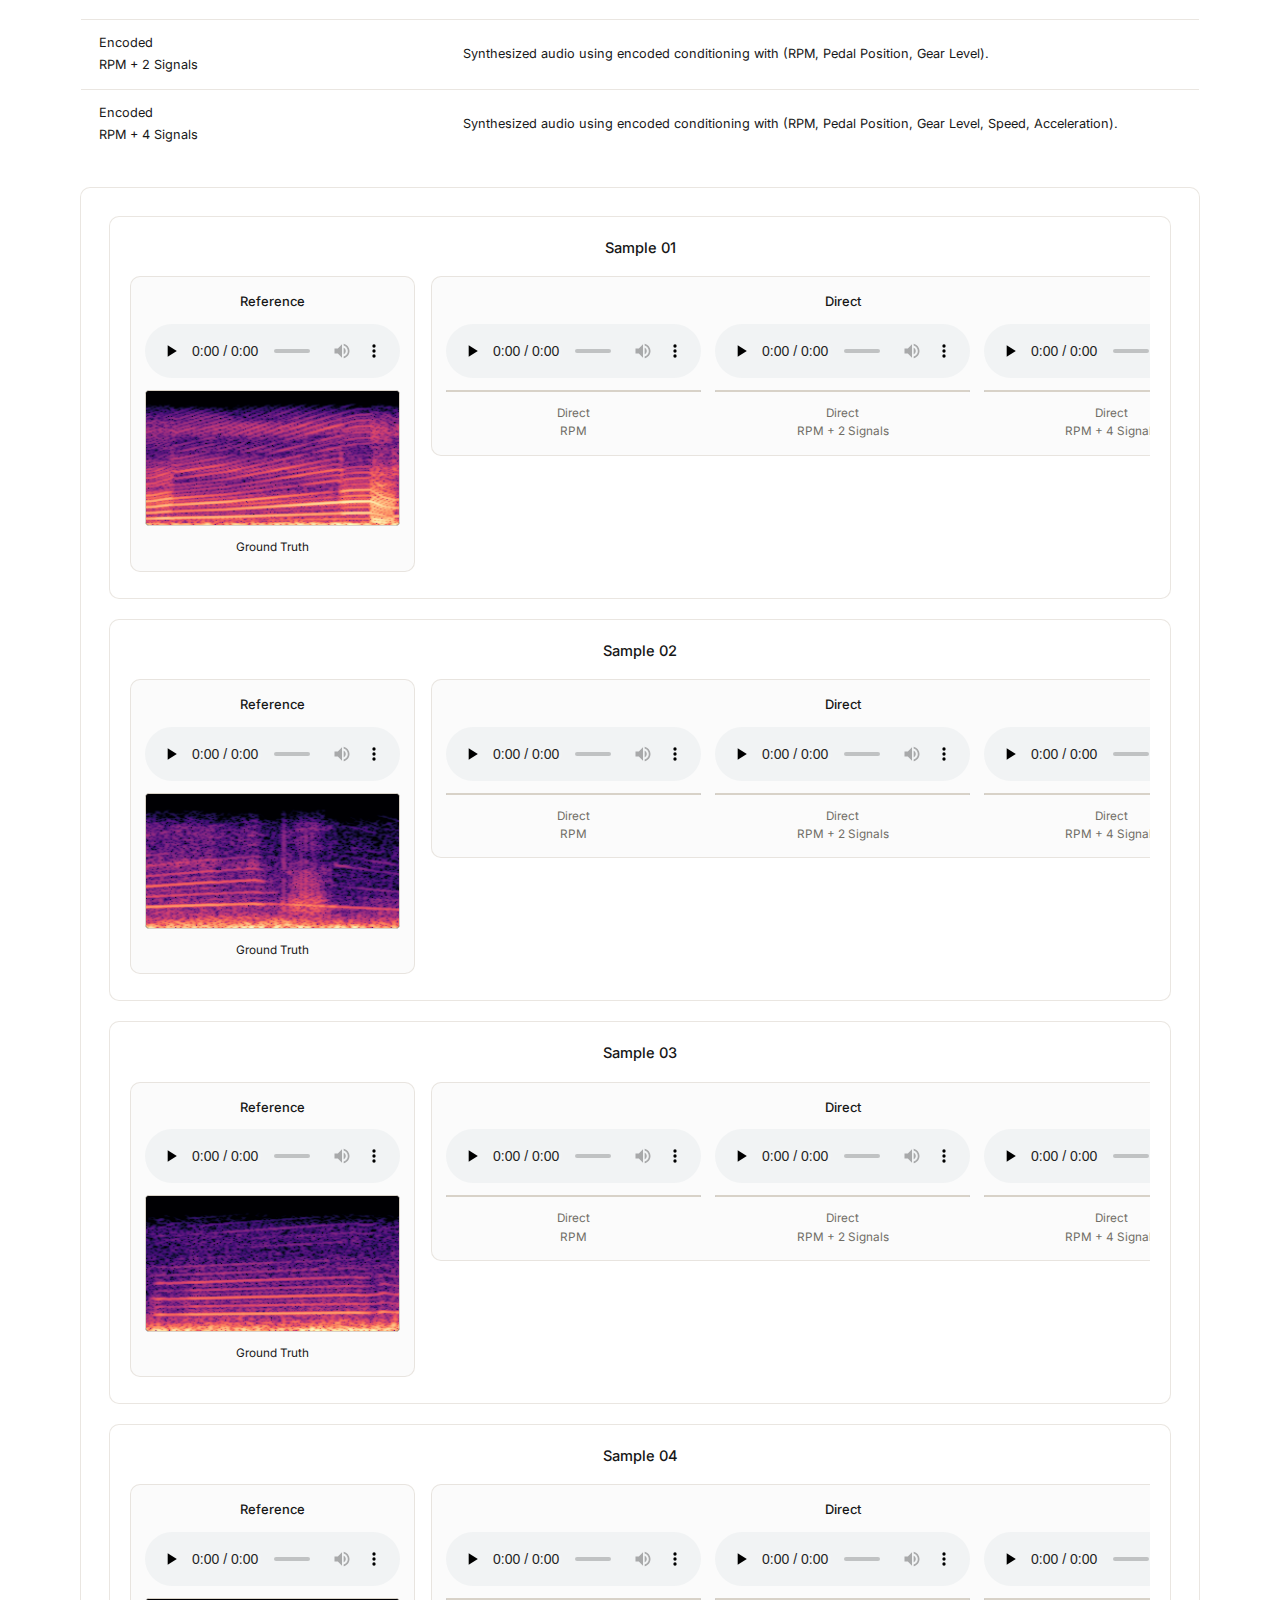
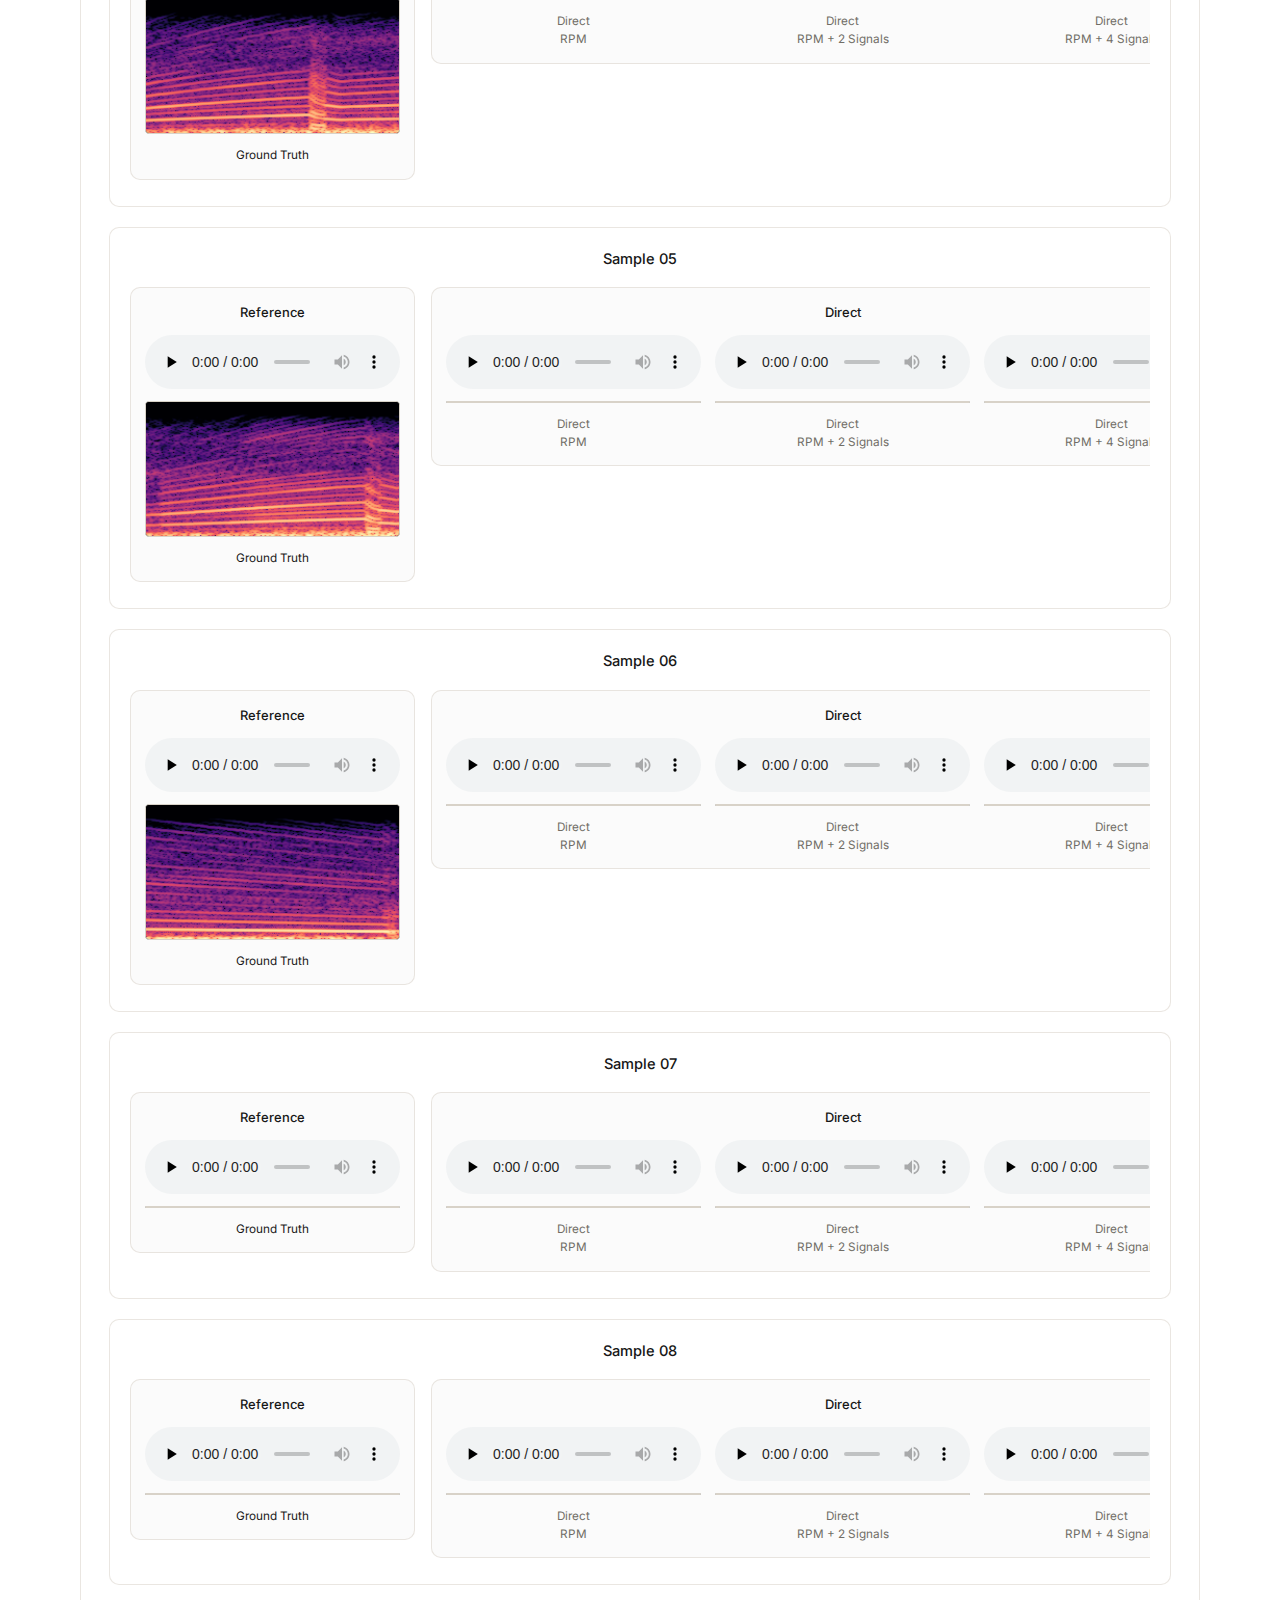
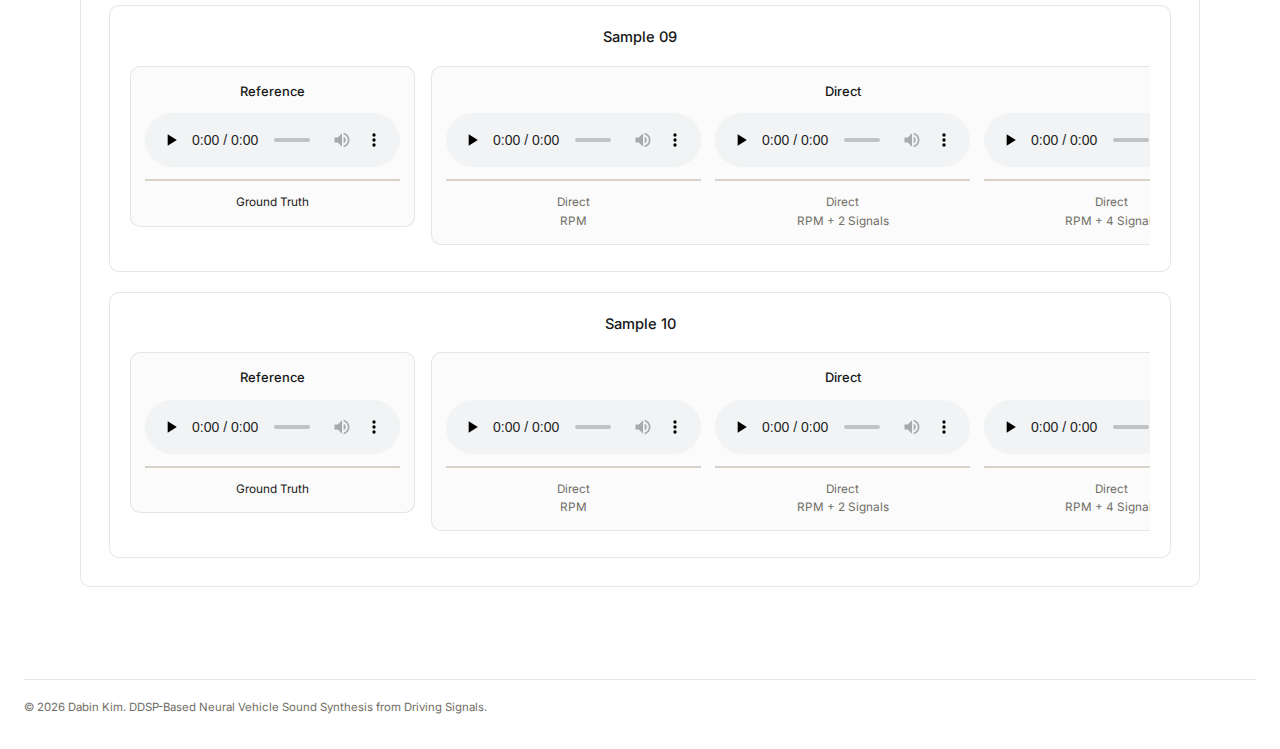
<file: publications/ddsp-carsound/index.html>
<!DOCTYPE html>
<html lang="en">
<head>
    <meta charset="UTF-8">
    <meta name="viewport" content="width=device-width, initial-scale=1.0">
    <title>DDSP-Based Neural Vehicle Sound Synthesis from Driving Signals</title>
    <link rel="icon" type="image/svg+xml" href="../../favicon.svg">
    <link rel="preconnect" href="https://fonts.googleapis.com">
    <link rel="preconnect" href="https://fonts.gstatic.com" crossorigin>
    <link href="https://fonts.googleapis.com/css2?family=Inter:wght@400;500;600&display=swap" rel="stylesheet">
    <link rel="stylesheet" href="../../assets/css/ddsp-carsound.css">
</head>
<body>
    <header class="main-header">
        <div class="shell header-shell">
            <a href="../../index.html" class="logo">Dabin Kim</a>
            <nav class="main-nav" aria-label="Primary">
                <ul>
                    <li><a href="../index.html" class="is-active nav-current">Publications</a></li>
                    <li><a href="../../projects/index.html">Projects</a></li>
                    <li><a href="#" class="nav-disabled" aria-disabled="true" tabindex="-1">Blog</a></li>
                    <li><a href="../../index.html">About</a></li>
                </ul>
            </nav>
        </div>
    </header>

    <div class="shell post-layout">
        <main class="post-page">
        <section id="overview" class="post-section">
            <h1>DDSP-Based Neural Vehicle Sound Synthesis from Driving Signals</h1>
            <p class="article-authors">Minsuk Choi, Dabin Kim, Daehun Song, Juhan Nam</p>
            <div class="tags">
                <span class="tag"># differentiable digital signal processing (ddsp)</span>
                <span class="tag"># real-time audio synthesis</span>
                <span class="tag"># controllable generative model</span>
            </div>

            <div class="hero-figure">
                <img src="figs/fig_framework_overview.png" alt="Framework overview">
            </div>

            <div id="abstract" class="methodology abstract-card">
                <h3>Abstract</h3>
                <p>
                    This paper presents a <strong>DDSP-based neural vehicle sound synthesis framework</strong> conditioned on driving signals collected from the CAN bus of an internal combustion engine (ICE) vehicle, and demonstrates the feasibility of realistic and coherent vehicle sound synthesis within this framework. We investigate three design choices for synthesis configuration: the definition of the fundamental frequency (F0), the configuration of driving signal inputs, and the conditioning representation. Specifically, we compare crank-based and firing-based F0 definitions, multiple driving signal combinations constructed from engine RPM, gear level, accelerator pedal position, vehicle speed, and longitudinal acceleration, and two conditioning representations: direct and encoded conditioning. The framework is evaluated using objective and subjective measures together with qualitative spectrogram observation. The results show that the crank-based F0 provides more accurate synthesis than the firing-based F0 in the present four-cylinder four-stroke vehicle setting. Richer driving signal configurations generally improve synthesis quality, while the contribution of individual signals depends on their redundancy and complementarity. Encoded conditioning yields better objective performance, especially when the available driving signals are limited, whereas direct conditioning achieves the best perceptual results under full driving signal configuration and offers practical advantages in simplicity and efficiency. These findings provide practical guidelines for DDSP-based neural vehicle sound synthesis and highlight the potential of driving-signal-conditioned neural audio synthesis for automotive audio applications such as vehicle sound design and driving simulation.
                </p>
            </div>

            <div class="case-overview">
                <div class="case-card">
                    <h3>Demo A: F<sub>0</sub> Definition</h3>
                    <p>This demo compares synthesized vehicle sounds using firing-based and crank-based F<sub>0</sub> definitions. Listen to how the crank-based reference preserves richer harmonic structures and improves overall timbral fidelity.</p>
                </div>
                <div class="case-card">
                    <h3>Demo B: Driving Signal Configuration</h3>
                    <p>This demo illustrates the impact of varying driving signal inputs, ranging from minimal (RPM-only) to full (RPM, Pedal Position, Gear Level, Speed, Acceleration) configurations. Notice the robustness of encoded conditioning with limited inputs, and the precise transient alignment of direct conditioning with full inputs.</p>
                </div>
            </div>
        </section>
        <section id="demo-a" class="post-section">
            <h2 class="section-title centered-title">Demo A: F<sub>0</sub> Definition</h2>
            <p class="section-intro">This demo compares synthesized vehicle sounds using firing-based and crank-based F<sub>0</sub> definitions. Listen to how the crank-based reference preserves richer harmonic structures and improves overall timbral fidelity.</p>
            <div class="legend-table-wrap">
                <table class="legend-table">
                    <thead>
                        <tr>
                            <th style="width: 32%;">Candidate</th>
                            <th>Description</th>
                        </tr>
                    </thead>
                    <tbody>
                        <tr>
                            <td>Ground Truth</td>
                            <td>The original recorded reference clip used for comparison.</td>
                        </tr>
                        <tr>
                            <td>Direct<br>Firing-based F<sub>0</sub></td>
                            <td>Synthesized audio using direct conditioning with the firing-based F<sub>0</sub> definition.</td>
                        </tr>
                        <tr>
                            <td>Direct<br>Crank-based F<sub>0</sub></td>
                            <td>Synthesized audio using direct conditioning with the crank-based F<sub>0</sub> definition.</td>
                        </tr>
                        <tr>
                            <td>Encoded<br>Firing-based F<sub>0</sub></td>
                            <td>Synthesized audio using encoded conditioning with the firing-based F<sub>0</sub> definition.</td>
                        </tr>
                        <tr>
                            <td>Encoded<br>Crank-based F<sub>0</sub></td>
                            <td>Synthesized audio using encoded conditioning with the crank-based F<sub>0</sub> definition.</td>
                        </tr>
                    </tbody>
                </table>
            </div>
            <div class="demo-section">
                <article class="sample-card" id="f0-definition-sample-024">
                    <div class="sample-card-header">
                        <h3>Sample 01</h3>
                    </div>
                    <div class="sample-row-scroll">
                        <div class="sample-groups-layout">
                        <div class="sample-method-group">
                            <div class="sample-method-group-title">Reference</div>
                            <div class="sample-method-group-grid cols-1">
                        <div class="sample-item">
                            <audio controls preload="none" class="audio-player">
                                <source src="audio/2kHz_024_GroundTruth.wav" type="audio/wav">
                            </audio>
                            <img class="spectrogram-preview" src="spectrograms/2kHz_024_GroundTruth.png" alt="Spectrogram for F0 Definition sample 024 - Ground Truth" loading="lazy">
                            <p class="sample-label"><strong>Ground Truth<br></strong></p>
                        </div>
                            </div>
                        </div>
                        <div class="sample-method-group">
                            <div class="sample-method-group-title">Direct</div>
                            <div class="sample-method-group-grid cols-2">
                        <div class="sample-item">
                            <audio controls preload="none" class="audio-player">
                                <source src="audio/2kHz_024_TestA_02_C1_Direct.wav" type="audio/wav">
                            </audio>
                            <img class="spectrogram-preview" src="spectrograms/2kHz_024_TestA_02_C1_Direct.png" alt="Spectrogram for F0 Definition sample 024 - Direct Firing-based F0" loading="lazy">
                            <p class="sample-label">Direct<br>Firing-based F<sub>0</sub></p>
                        </div>
                        <div class="sample-item">
                            <audio controls preload="none" class="audio-player">
                                <source src="audio/2kHz_024_TestA_01_C2_Direct.wav" type="audio/wav">
                            </audio>
                            <img class="spectrogram-preview" src="spectrograms/2kHz_024_TestA_01_C2_Direct.png" alt="Spectrogram for F0 Definition sample 024 - Direct Crank-based F0" loading="lazy">
                            <p class="sample-label">Direct<br>Crank-based F<sub>0</sub></p>
                        </div>
                            </div>
                        </div>
                        <div class="sample-method-group">
                            <div class="sample-method-group-title">Encoded</div>
                            <div class="sample-method-group-grid cols-2">
                        <div class="sample-item">
                            <audio controls preload="none" class="audio-player">
                                <source src="audio/2kHz_024_TestA_04_C1_Encoder.wav" type="audio/wav">
                            </audio>
                            <img class="spectrogram-preview" src="spectrograms/2kHz_024_TestA_04_C1_Encoder.png" alt="Spectrogram for F0 Definition sample 024 - Encoded Firing-based F0" loading="lazy">
                            <p class="sample-label">Encoded<br>Firing-based F<sub>0</sub></p>
                        </div>
                        <div class="sample-item">
                            <audio controls preload="none" class="audio-player">
                                <source src="audio/2kHz_024_TestA_03_C2_Encoder.wav" type="audio/wav">
                            </audio>
                            <img class="spectrogram-preview" src="spectrograms/2kHz_024_TestA_03_C2_Encoder.png" alt="Spectrogram for F0 Definition sample 024 - Encoded Crank-based F0" loading="lazy">
                            <p class="sample-label">Encoded<br>Crank-based F<sub>0</sub></p>
                        </div>
                            </div>
                        </div>
                        </div>
                    </div>
                </article>
                <article class="sample-card" id="f0-definition-sample-031">
                    <div class="sample-card-header">
                        <h3>Sample 02</h3>
                    </div>
                    <div class="sample-row-scroll">
                        <div class="sample-groups-layout">
                        <div class="sample-method-group">
                            <div class="sample-method-group-title">Reference</div>
                            <div class="sample-method-group-grid cols-1">
                        <div class="sample-item">
                            <audio controls preload="none" class="audio-player">
                                <source src="audio/2kHz_031_GroundTruth.wav" type="audio/wav">
                            </audio>
                            <img class="spectrogram-preview" src="spectrograms/2kHz_031_GroundTruth.png" alt="Spectrogram for F0 Definition sample 031 - Ground Truth" loading="lazy">
                            <p class="sample-label"><strong>Ground Truth<br></strong></p>
                        </div>
                            </div>
                        </div>
                        <div class="sample-method-group">
                            <div class="sample-method-group-title">Direct</div>
                            <div class="sample-method-group-grid cols-2">
                        <div class="sample-item">
                            <audio controls preload="none" class="audio-player">
                                <source src="audio/2kHz_031_TestA_02_C1_Direct.wav" type="audio/wav">
                            </audio>
                            <img class="spectrogram-preview" src="spectrograms/2kHz_031_TestA_02_C1_Direct.png" alt="Spectrogram for F0 Definition sample 031 - Direct Firing-based F0" loading="lazy">
                            <p class="sample-label">Direct<br>Firing-based F<sub>0</sub></p>
                        </div>
                        <div class="sample-item">
                            <audio controls preload="none" class="audio-player">
                                <source src="audio/2kHz_031_TestA_01_C2_Direct.wav" type="audio/wav">
                            </audio>
                            <img class="spectrogram-preview" src="spectrograms/2kHz_031_TestA_01_C2_Direct.png" alt="Spectrogram for F0 Definition sample 031 - Direct Crank-based F0" loading="lazy">
                            <p class="sample-label">Direct<br>Crank-based F<sub>0</sub></p>
                        </div>
                            </div>
                        </div>
                        <div class="sample-method-group">
                            <div class="sample-method-group-title">Encoded</div>
                            <div class="sample-method-group-grid cols-2">
                        <div class="sample-item">
                            <audio controls preload="none" class="audio-player">
                                <source src="audio/2kHz_031_TestA_04_C1_Encoder.wav" type="audio/wav">
                            </audio>
                            <img class="spectrogram-preview" src="spectrograms/2kHz_031_TestA_04_C1_Encoder.png" alt="Spectrogram for F0 Definition sample 031 - Encoded Firing-based F0" loading="lazy">
                            <p class="sample-label">Encoded<br>Firing-based F<sub>0</sub></p>
                        </div>
                        <div class="sample-item">
                            <audio controls preload="none" class="audio-player">
                                <source src="audio/2kHz_031_TestA_03_C2_Encoder.wav" type="audio/wav">
                            </audio>
                            <img class="spectrogram-preview" src="spectrograms/2kHz_031_TestA_03_C2_Encoder.png" alt="Spectrogram for F0 Definition sample 031 - Encoded Crank-based F0" loading="lazy">
                            <p class="sample-label">Encoded<br>Crank-based F<sub>0</sub></p>
                        </div>
                            </div>
                        </div>
                        </div>
                    </div>
                </article>
                <article class="sample-card" id="f0-definition-sample-052">
                    <div class="sample-card-header">
                        <h3>Sample 03</h3>
                    </div>
                    <div class="sample-row-scroll">
                        <div class="sample-groups-layout">
                        <div class="sample-method-group">
                            <div class="sample-method-group-title">Reference</div>
                            <div class="sample-method-group-grid cols-1">
                        <div class="sample-item">
                            <audio controls preload="none" class="audio-player">
                                <source src="audio/2kHz_052_GroundTruth.wav" type="audio/wav">
                            </audio>
                            <img class="spectrogram-preview" src="spectrograms/2kHz_052_GroundTruth.png" alt="Spectrogram for F0 Definition sample 052 - Ground Truth" loading="lazy">
                            <p class="sample-label"><strong>Ground Truth<br></strong></p>
                        </div>
                            </div>
                        </div>
                        <div class="sample-method-group">
                            <div class="sample-method-group-title">Direct</div>
                            <div class="sample-method-group-grid cols-2">
                        <div class="sample-item">
                            <audio controls preload="none" class="audio-player">
                                <source src="audio/2kHz_052_TestA_02_C1_Direct.wav" type="audio/wav">
                            </audio>
                            <img class="spectrogram-preview" src="spectrograms/2kHz_052_TestA_02_C1_Direct.png" alt="Spectrogram for F0 Definition sample 052 - Direct Firing-based F0" loading="lazy">
                            <p class="sample-label">Direct<br>Firing-based F<sub>0</sub></p>
                        </div>
                        <div class="sample-item">
                            <audio controls preload="none" class="audio-player">
                                <source src="audio/2kHz_052_TestA_01_C2_Direct.wav" type="audio/wav">
                            </audio>
                            <img class="spectrogram-preview" src="spectrograms/2kHz_052_TestA_01_C2_Direct.png" alt="Spectrogram for F0 Definition sample 052 - Direct Crank-based F0" loading="lazy">
                            <p class="sample-label">Direct<br>Crank-based F<sub>0</sub></p>
                        </div>
                            </div>
                        </div>
                        <div class="sample-method-group">
                            <div class="sample-method-group-title">Encoded</div>
                            <div class="sample-method-group-grid cols-2">
                        <div class="sample-item">
                            <audio controls preload="none" class="audio-player">
                                <source src="audio/2kHz_052_TestA_04_C1_Encoder.wav" type="audio/wav">
                            </audio>
                            <img class="spectrogram-preview" src="spectrograms/2kHz_052_TestA_04_C1_Encoder.png" alt="Spectrogram for F0 Definition sample 052 - Encoded Firing-based F0" loading="lazy">
                            <p class="sample-label">Encoded<br>Firing-based F<sub>0</sub></p>
                        </div>
                        <div class="sample-item">
                            <audio controls preload="none" class="audio-player">
                                <source src="audio/2kHz_052_TestA_03_C2_Encoder.wav" type="audio/wav">
                            </audio>
                            <img class="spectrogram-preview" src="spectrograms/2kHz_052_TestA_03_C2_Encoder.png" alt="Spectrogram for F0 Definition sample 052 - Encoded Crank-based F0" loading="lazy">
                            <p class="sample-label">Encoded<br>Crank-based F<sub>0</sub></p>
                        </div>
                            </div>
                        </div>
                        </div>
                    </div>
                </article>
                <article class="sample-card" id="f0-definition-sample-080">
                    <div class="sample-card-header">
                        <h3>Sample 04</h3>
                    </div>
                    <div class="sample-row-scroll">
                        <div class="sample-groups-layout">
                        <div class="sample-method-group">
                            <div class="sample-method-group-title">Reference</div>
                            <div class="sample-method-group-grid cols-1">
                        <div class="sample-item">
                            <audio controls preload="none" class="audio-player">
                                <source src="audio/2kHz_080_GroundTruth.wav" type="audio/wav">
                            </audio>
                            <img class="spectrogram-preview" src="spectrograms/2kHz_080_GroundTruth.png" alt="Spectrogram for F0 Definition sample 080 - Ground Truth" loading="lazy">
                            <p class="sample-label"><strong>Ground Truth<br></strong></p>
                        </div>
                            </div>
                        </div>
                        <div class="sample-method-group">
                            <div class="sample-method-group-title">Direct</div>
                            <div class="sample-method-group-grid cols-2">
                        <div class="sample-item">
                            <audio controls preload="none" class="audio-player">
                                <source src="audio/2kHz_080_TestA_02_C1_Direct.wav" type="audio/wav">
                            </audio>
                            <img class="spectrogram-preview" src="spectrograms/2kHz_080_TestA_02_C1_Direct.png" alt="Spectrogram for F0 Definition sample 080 - Direct Firing-based F0" loading="lazy">
                            <p class="sample-label">Direct<br>Firing-based F<sub>0</sub></p>
                        </div>
                        <div class="sample-item">
                            <audio controls preload="none" class="audio-player">
                                <source src="audio/2kHz_080_TestA_01_C2_Direct.wav" type="audio/wav">
                            </audio>
                            <img class="spectrogram-preview" src="spectrograms/2kHz_080_TestA_01_C2_Direct.png" alt="Spectrogram for F0 Definition sample 080 - Direct Crank-based F0" loading="lazy">
                            <p class="sample-label">Direct<br>Crank-based F<sub>0</sub></p>
                        </div>
                            </div>
                        </div>
                        <div class="sample-method-group">
                            <div class="sample-method-group-title">Encoded</div>
                            <div class="sample-method-group-grid cols-2">
                        <div class="sample-item">
                            <audio controls preload="none" class="audio-player">
                                <source src="audio/2kHz_080_TestA_04_C1_Encoder.wav" type="audio/wav">
                            </audio>
                            <img class="spectrogram-preview" src="spectrograms/2kHz_080_TestA_04_C1_Encoder.png" alt="Spectrogram for F0 Definition sample 080 - Encoded Firing-based F0" loading="lazy">
                            <p class="sample-label">Encoded<br>Firing-based F<sub>0</sub></p>
                        </div>
                        <div class="sample-item">
                            <audio controls preload="none" class="audio-player">
                                <source src="audio/2kHz_080_TestA_03_C2_Encoder.wav" type="audio/wav">
                            </audio>
                            <img class="spectrogram-preview" src="spectrograms/2kHz_080_TestA_03_C2_Encoder.png" alt="Spectrogram for F0 Definition sample 080 - Encoded Crank-based F0" loading="lazy">
                            <p class="sample-label">Encoded<br>Crank-based F<sub>0</sub></p>
                        </div>
                            </div>
                        </div>
                        </div>
                    </div>
                </article>
                <article class="sample-card" id="f0-definition-sample-095">
                    <div class="sample-card-header">
                        <h3>Sample 05</h3>
                    </div>
                    <div class="sample-row-scroll">
                        <div class="sample-groups-layout">
                        <div class="sample-method-group">
                            <div class="sample-method-group-title">Reference</div>
                            <div class="sample-method-group-grid cols-1">
                        <div class="sample-item">
                            <audio controls preload="none" class="audio-player">
                                <source src="audio/2kHz_095_GroundTruth.wav" type="audio/wav">
                            </audio>
                            <img class="spectrogram-preview" src="spectrograms/2kHz_095_GroundTruth.png" alt="Spectrogram for F0 Definition sample 095 - Ground Truth" loading="lazy">
                            <p class="sample-label"><strong>Ground Truth<br></strong></p>
                        </div>
                            </div>
                        </div>
                        <div class="sample-method-group">
                            <div class="sample-method-group-title">Direct</div>
                            <div class="sample-method-group-grid cols-2">
                        <div class="sample-item">
                            <audio controls preload="none" class="audio-player">
                                <source src="audio/2kHz_095_TestA_02_C1_Direct.wav" type="audio/wav">
                            </audio>
                            <img class="spectrogram-preview" src="spectrograms/2kHz_095_TestA_02_C1_Direct.png" alt="Spectrogram for F0 Definition sample 095 - Direct Firing-based F0" loading="lazy">
                            <p class="sample-label">Direct<br>Firing-based F<sub>0</sub></p>
                        </div>
                        <div class="sample-item">
                            <audio controls preload="none" class="audio-player">
                                <source src="audio/2kHz_095_TestA_01_C2_Direct.wav" type="audio/wav">
                            </audio>
                            <img class="spectrogram-preview" src="spectrograms/2kHz_095_TestA_01_C2_Direct.png" alt="Spectrogram for F0 Definition sample 095 - Direct Crank-based F0" loading="lazy">
                            <p class="sample-label">Direct<br>Crank-based F<sub>0</sub></p>
                        </div>
                            </div>
                        </div>
                        <div class="sample-method-group">
                            <div class="sample-method-group-title">Encoded</div>
                            <div class="sample-method-group-grid cols-2">
                        <div class="sample-item">
                            <audio controls preload="none" class="audio-player">
                                <source src="audio/2kHz_095_TestA_04_C1_Encoder.wav" type="audio/wav">
                            </audio>
                            <img class="spectrogram-preview" src="spectrograms/2kHz_095_TestA_04_C1_Encoder.png" alt="Spectrogram for F0 Definition sample 095 - Encoded Firing-based F0" loading="lazy">
                            <p class="sample-label">Encoded<br>Firing-based F<sub>0</sub></p>
                        </div>
                        <div class="sample-item">
                            <audio controls preload="none" class="audio-player">
                                <source src="audio/2kHz_095_TestA_03_C2_Encoder.wav" type="audio/wav">
                            </audio>
                            <img class="spectrogram-preview" src="spectrograms/2kHz_095_TestA_03_C2_Encoder.png" alt="Spectrogram for F0 Definition sample 095 - Encoded Crank-based F0" loading="lazy">
                            <p class="sample-label">Encoded<br>Crank-based F<sub>0</sub></p>
                        </div>
                            </div>
                        </div>
                        </div>
                    </div>
                </article>
                <article class="sample-card" id="f0-definition-sample-099">
                    <div class="sample-card-header">
                        <h3>Sample 06</h3>
                    </div>
                    <div class="sample-row-scroll">
                        <div class="sample-groups-layout">
                        <div class="sample-method-group">
                            <div class="sample-method-group-title">Reference</div>
                            <div class="sample-method-group-grid cols-1">
                        <div class="sample-item">
                            <audio controls preload="none" class="audio-player">
                                <source src="audio/2kHz_099_GroundTruth.wav" type="audio/wav">
                            </audio>
                            <img class="spectrogram-preview" src="spectrograms/2kHz_099_GroundTruth.png" alt="Spectrogram for F0 Definition sample 099 - Ground Truth" loading="lazy">
                            <p class="sample-label"><strong>Ground Truth<br></strong></p>
                        </div>
                            </div>
                        </div>
                        <div class="sample-method-group">
                            <div class="sample-method-group-title">Direct</div>
                            <div class="sample-method-group-grid cols-2">
                        <div class="sample-item">
                            <audio controls preload="none" class="audio-player">
                                <source src="audio/2kHz_099_TestA_02_C1_Direct.wav" type="audio/wav">
                            </audio>
                            <img class="spectrogram-preview" src="spectrograms/2kHz_099_TestA_02_C1_Direct.png" alt="Spectrogram for F0 Definition sample 099 - Direct Firing-based F0" loading="lazy">
                            <p class="sample-label">Direct<br>Firing-based F<sub>0</sub></p>
                        </div>
                        <div class="sample-item">
                            <audio controls preload="none" class="audio-player">
                                <source src="audio/2kHz_099_TestA_01_C2_Direct.wav" type="audio/wav">
                            </audio>
                            <img class="spectrogram-preview" src="spectrograms/2kHz_099_TestA_01_C2_Direct.png" alt="Spectrogram for F0 Definition sample 099 - Direct Crank-based F0" loading="lazy">
                            <p class="sample-label">Direct<br>Crank-based F<sub>0</sub></p>
                        </div>
                            </div>
                        </div>
                        <div class="sample-method-group">
                            <div class="sample-method-group-title">Encoded</div>
                            <div class="sample-method-group-grid cols-2">
                        <div class="sample-item">
                            <audio controls preload="none" class="audio-player">
                                <source src="audio/2kHz_099_TestA_04_C1_Encoder.wav" type="audio/wav">
                            </audio>
                            <img class="spectrogram-preview" src="spectrograms/2kHz_099_TestA_04_C1_Encoder.png" alt="Spectrogram for F0 Definition sample 099 - Encoded Firing-based F0" loading="lazy">
                            <p class="sample-label">Encoded<br>Firing-based F<sub>0</sub></p>
                        </div>
                        <div class="sample-item">
                            <audio controls preload="none" class="audio-player">
                                <source src="audio/2kHz_099_TestA_03_C2_Encoder.wav" type="audio/wav">
                            </audio>
                            <img class="spectrogram-preview" src="spectrograms/2kHz_099_TestA_03_C2_Encoder.png" alt="Spectrogram for F0 Definition sample 099 - Encoded Crank-based F0" loading="lazy">
                            <p class="sample-label">Encoded<br>Crank-based F<sub>0</sub></p>
                        </div>
                            </div>
                        </div>
                        </div>
                    </div>
                </article>
                <article class="sample-card" id="f0-definition-sample-104">
                    <div class="sample-card-header">
                        <h3>Sample 07</h3>
                    </div>
                    <div class="sample-row-scroll">
                        <div class="sample-groups-layout">
                        <div class="sample-method-group">
                            <div class="sample-method-group-title">Reference</div>
                            <div class="sample-method-group-grid cols-1">
                        <div class="sample-item">
                            <audio controls preload="none" class="audio-player">
                                <source src="audio/2kHz_104_GroundTruth.wav" type="audio/wav">
                            </audio>
                            <img class="spectrogram-preview" src="spectrograms/2kHz_104_GroundTruth.png" alt="Spectrogram for F0 Definition sample 104 - Ground Truth" loading="lazy">
                            <p class="sample-label"><strong>Ground Truth<br></strong></p>
                        </div>
                            </div>
                        </div>
                        <div class="sample-method-group">
                            <div class="sample-method-group-title">Direct</div>
                            <div class="sample-method-group-grid cols-2">
                        <div class="sample-item">
                            <audio controls preload="none" class="audio-player">
                                <source src="audio/2kHz_104_TestA_02_C1_Direct.wav" type="audio/wav">
                            </audio>
                            <img class="spectrogram-preview" src="spectrograms/2kHz_104_TestA_02_C1_Direct.png" alt="Spectrogram for F0 Definition sample 104 - Direct Firing-based F0" loading="lazy">
                            <p class="sample-label">Direct<br>Firing-based F<sub>0</sub></p>
                        </div>
                        <div class="sample-item">
                            <audio controls preload="none" class="audio-player">
                                <source src="audio/2kHz_104_TestA_01_C2_Direct.wav" type="audio/wav">
                            </audio>
                            <img class="spectrogram-preview" src="spectrograms/2kHz_104_TestA_01_C2_Direct.png" alt="Spectrogram for F0 Definition sample 104 - Direct Crank-based F0" loading="lazy">
                            <p class="sample-label">Direct<br>Crank-based F<sub>0</sub></p>
                        </div>
                            </div>
                        </div>
                        <div class="sample-method-group">
                            <div class="sample-method-group-title">Encoded</div>
                            <div class="sample-method-group-grid cols-2">
                        <div class="sample-item">
                            <audio controls preload="none" class="audio-player">
                                <source src="audio/2kHz_104_TestA_04_C1_Encoder.wav" type="audio/wav">
                            </audio>
                            <img class="spectrogram-preview" src="spectrograms/2kHz_104_TestA_04_C1_Encoder.png" alt="Spectrogram for F0 Definition sample 104 - Encoded Firing-based F0" loading="lazy">
                            <p class="sample-label">Encoded<br>Firing-based F<sub>0</sub></p>
                        </div>
                        <div class="sample-item">
                            <audio controls preload="none" class="audio-player">
                                <source src="audio/2kHz_104_TestA_03_C2_Encoder.wav" type="audio/wav">
                            </audio>
                            <img class="spectrogram-preview" src="spectrograms/2kHz_104_TestA_03_C2_Encoder.png" alt="Spectrogram for F0 Definition sample 104 - Encoded Crank-based F0" loading="lazy">
                            <p class="sample-label">Encoded<br>Crank-based F<sub>0</sub></p>
                        </div>
                            </div>
                        </div>
                        </div>
                    </div>
                </article>
                <article class="sample-card" id="f0-definition-sample-112">
                    <div class="sample-card-header">
                        <h3>Sample 08</h3>
                    </div>
                    <div class="sample-row-scroll">
                        <div class="sample-groups-layout">
                        <div class="sample-method-group">
                            <div class="sample-method-group-title">Reference</div>
                            <div class="sample-method-group-grid cols-1">
                        <div class="sample-item">
                            <audio controls preload="none" class="audio-player">
                                <source src="audio/2kHz_112_GroundTruth.wav" type="audio/wav">
                            </audio>
                            <img class="spectrogram-preview" src="spectrograms/2kHz_112_GroundTruth.png" alt="Spectrogram for F0 Definition sample 112 - Ground Truth" loading="lazy">
                            <p class="sample-label"><strong>Ground Truth<br></strong></p>
                        </div>
                            </div>
                        </div>
                        <div class="sample-method-group">
                            <div class="sample-method-group-title">Direct</div>
                            <div class="sample-method-group-grid cols-2">
                        <div class="sample-item">
                            <audio controls preload="none" class="audio-player">
                                <source src="audio/2kHz_112_TestA_02_C1_Direct.wav" type="audio/wav">
                            </audio>
                            <img class="spectrogram-preview" src="spectrograms/2kHz_112_TestA_02_C1_Direct.png" alt="Spectrogram for F0 Definition sample 112 - Direct Firing-based F0" loading="lazy">
                            <p class="sample-label">Direct<br>Firing-based F<sub>0</sub></p>
                        </div>
                        <div class="sample-item">
                            <audio controls preload="none" class="audio-player">
                                <source src="audio/2kHz_112_TestA_01_C2_Direct.wav" type="audio/wav">
                            </audio>
                            <img class="spectrogram-preview" src="spectrograms/2kHz_112_TestA_01_C2_Direct.png" alt="Spectrogram for F0 Definition sample 112 - Direct Crank-based F0" loading="lazy">
                            <p class="sample-label">Direct<br>Crank-based F<sub>0</sub></p>
                        </div>
                            </div>
                        </div>
                        <div class="sample-method-group">
                            <div class="sample-method-group-title">Encoded</div>
                            <div class="sample-method-group-grid cols-2">
                        <div class="sample-item">
                            <audio controls preload="none" class="audio-player">
                                <source src="audio/2kHz_112_TestA_04_C1_Encoder.wav" type="audio/wav">
                            </audio>
                            <img class="spectrogram-preview" src="spectrograms/2kHz_112_TestA_04_C1_Encoder.png" alt="Spectrogram for F0 Definition sample 112 - Encoded Firing-based F0" loading="lazy">
                            <p class="sample-label">Encoded<br>Firing-based F<sub>0</sub></p>
                        </div>
                        <div class="sample-item">
                            <audio controls preload="none" class="audio-player">
                                <source src="audio/2kHz_112_TestA_03_C2_Encoder.wav" type="audio/wav">
                            </audio>
                            <img class="spectrogram-preview" src="spectrograms/2kHz_112_TestA_03_C2_Encoder.png" alt="Spectrogram for F0 Definition sample 112 - Encoded Crank-based F0" loading="lazy">
                            <p class="sample-label">Encoded<br>Crank-based F<sub>0</sub></p>
                        </div>
                            </div>
                        </div>
                        </div>
                    </div>
                </article>
                <article class="sample-card" id="f0-definition-sample-172">
                    <div class="sample-card-header">
                        <h3>Sample 09</h3>
                    </div>
                    <div class="sample-row-scroll">
                        <div class="sample-groups-layout">
                        <div class="sample-method-group">
                            <div class="sample-method-group-title">Reference</div>
                            <div class="sample-method-group-grid cols-1">
                        <div class="sample-item">
                            <audio controls preload="none" class="audio-player">
                                <source src="audio/2kHz_172_GroundTruth.wav" type="audio/wav">
                            </audio>
                            <img class="spectrogram-preview" src="spectrograms/2kHz_172_GroundTruth.png" alt="Spectrogram for F0 Definition sample 172 - Ground Truth" loading="lazy">
                            <p class="sample-label"><strong>Ground Truth<br></strong></p>
                        </div>
                            </div>
                        </div>
                        <div class="sample-method-group">
                            <div class="sample-method-group-title">Direct</div>
                            <div class="sample-method-group-grid cols-2">
                        <div class="sample-item">
                            <audio controls preload="none" class="audio-player">
                                <source src="audio/2kHz_172_TestA_02_C1_Direct.wav" type="audio/wav">
                            </audio>
                            <img class="spectrogram-preview" src="spectrograms/2kHz_172_TestA_02_C1_Direct.png" alt="Spectrogram for F0 Definition sample 172 - Direct Firing-based F0" loading="lazy">
                            <p class="sample-label">Direct<br>Firing-based F<sub>0</sub></p>
                        </div>
                        <div class="sample-item">
                            <audio controls preload="none" class="audio-player">
                                <source src="audio/2kHz_172_TestA_01_C2_Direct.wav" type="audio/wav">
                            </audio>
                            <img class="spectrogram-preview" src="spectrograms/2kHz_172_TestA_01_C2_Direct.png" alt="Spectrogram for F0 Definition sample 172 - Direct Crank-based F0" loading="lazy">
                            <p class="sample-label">Direct<br>Crank-based F<sub>0</sub></p>
                        </div>
                            </div>
                        </div>
                        <div class="sample-method-group">
                            <div class="sample-method-group-title">Encoded</div>
                            <div class="sample-method-group-grid cols-2">
                        <div class="sample-item">
                            <audio controls preload="none" class="audio-player">
                                <source src="audio/2kHz_172_TestA_04_C1_Encoder.wav" type="audio/wav">
                            </audio>
                            <img class="spectrogram-preview" src="spectrograms/2kHz_172_TestA_04_C1_Encoder.png" alt="Spectrogram for F0 Definition sample 172 - Encoded Firing-based F0" loading="lazy">
                            <p class="sample-label">Encoded<br>Firing-based F<sub>0</sub></p>
                        </div>
                        <div class="sample-item">
                            <audio controls preload="none" class="audio-player">
                                <source src="audio/2kHz_172_TestA_03_C2_Encoder.wav" type="audio/wav">
                            </audio>
                            <img class="spectrogram-preview" src="spectrograms/2kHz_172_TestA_03_C2_Encoder.png" alt="Spectrogram for F0 Definition sample 172 - Encoded Crank-based F0" loading="lazy">
                            <p class="sample-label">Encoded<br>Crank-based F<sub>0</sub></p>
                        </div>
                            </div>
                        </div>
                        </div>
                    </div>
                </article>
                <article class="sample-card" id="f0-definition-sample-179">
                    <div class="sample-card-header">
                        <h3>Sample 10</h3>
                    </div>
                    <div class="sample-row-scroll">
                        <div class="sample-groups-layout">
                        <div class="sample-method-group">
                            <div class="sample-method-group-title">Reference</div>
                            <div class="sample-method-group-grid cols-1">
                        <div class="sample-item">
                            <audio controls preload="none" class="audio-player">
                                <source src="audio/2kHz_179_GroundTruth.wav" type="audio/wav">
                            </audio>
                            <img class="spectrogram-preview" src="spectrograms/2kHz_179_GroundTruth.png" alt="Spectrogram for F0 Definition sample 179 - Ground Truth" loading="lazy">
                            <p class="sample-label"><strong>Ground Truth<br></strong></p>
                        </div>
                            </div>
                        </div>
                        <div class="sample-method-group">
                            <div class="sample-method-group-title">Direct</div>
                            <div class="sample-method-group-grid cols-2">
                        <div class="sample-item">
                            <audio controls preload="none" class="audio-player">
                                <source src="audio/2kHz_179_TestA_02_C1_Direct.wav" type="audio/wav">
                            </audio>
                            <img class="spectrogram-preview" src="spectrograms/2kHz_179_TestA_02_C1_Direct.png" alt="Spectrogram for F0 Definition sample 179 - Direct Firing-based F0" loading="lazy">
                            <p class="sample-label">Direct<br>Firing-based F<sub>0</sub></p>
                        </div>
                        <div class="sample-item">
                            <audio controls preload="none" class="audio-player">
                                <source src="audio/2kHz_179_TestA_01_C2_Direct.wav" type="audio/wav">
                            </audio>
                            <img class="spectrogram-preview" src="spectrograms/2kHz_179_TestA_01_C2_Direct.png" alt="Spectrogram for F0 Definition sample 179 - Direct Crank-based F0" loading="lazy">
                            <p class="sample-label">Direct<br>Crank-based F<sub>0</sub></p>
                        </div>
                            </div>
                        </div>
                        <div class="sample-method-group">
                            <div class="sample-method-group-title">Encoded</div>
                            <div class="sample-method-group-grid cols-2">
                        <div class="sample-item">
                            <audio controls preload="none" class="audio-player">
                                <source src="audio/2kHz_179_TestA_04_C1_Encoder.wav" type="audio/wav">
                            </audio>
                            <img class="spectrogram-preview" src="spectrograms/2kHz_179_TestA_04_C1_Encoder.png" alt="Spectrogram for F0 Definition sample 179 - Encoded Firing-based F0" loading="lazy">
                            <p class="sample-label">Encoded<br>Firing-based F<sub>0</sub></p>
                        </div>
                        <div class="sample-item">
                            <audio controls preload="none" class="audio-player">
                                <source src="audio/2kHz_179_TestA_03_C2_Encoder.wav" type="audio/wav">
                            </audio>
                            <img class="spectrogram-preview" src="spectrograms/2kHz_179_TestA_03_C2_Encoder.png" alt="Spectrogram for F0 Definition sample 179 - Encoded Crank-based F0" loading="lazy">
                            <p class="sample-label">Encoded<br>Crank-based F<sub>0</sub></p>
                        </div>
                            </div>
                        </div>
                        </div>
                    </div>
                </article>
            </div>
        </section>
        <section id="demo-b" class="post-section">
            <h2 class="section-title centered-title">Demo B: Driving Signal Configuration</h2>
            <p class="section-intro">This demo illustrates the impact of varying driving signal inputs, ranging from minimal (RPM-only) to full (RPM, Pedal Position, Gear Level, Speed, Acceleration) configurations. Notice the robustness of encoded conditioning with limited inputs, and the precise transient alignment of direct conditioning with full inputs.</p>
            <div class="legend-table-wrap">
                <table class="legend-table">
                    <thead>
                        <tr>
                            <th style="width: 32%;">Candidate</th>
                            <th>Description</th>
                        </tr>
                    </thead>
                    <tbody>
                        <tr>
                            <td>Ground Truth</td>
                            <td>The original recorded reference clip used for comparison.</td>
                        </tr>
                        <tr>
                            <td>Direct<br>RPM</td>
                            <td>Synthesized audio using direct conditioning with RPM-only.</td>
                        </tr>
                        <tr>
                            <td>Direct<br>RPM + 2 Signals</td>
                            <td>Synthesized audio using direct conditioning with (RPM, Pedal Position, Gear Level).</td>
                        </tr>
                        <tr>
                            <td>Direct<br>RPM + 4 Signals</td>
                            <td>Synthesized audio using direct conditioning with (RPM, Pedal Position, Gear Level, Speed, Acceleration).</td>
                        </tr>
                        <tr>
                            <td>Encoded<br>RPM</td>
                            <td>Synthesized audio using encoded conditioning with RPM-only.</td>
                        </tr>
                        <tr>
                            <td>Encoded<br>RPM + 2 Signals</td>
                            <td>Synthesized audio using encoded conditioning with (RPM, Pedal Position, Gear Level).</td>
                        </tr>
                        <tr>
                            <td>Encoded<br>RPM + 4 Signals</td>
                            <td>Synthesized audio using encoded conditioning with (RPM, Pedal Position, Gear Level, Speed, Acceleration).</td>
                        </tr>
                    </tbody>
                </table>
            </div>
            <div class="demo-section">
                <article class="sample-card" id="driving-signal-configuration-sample-024">
                    <div class="sample-card-header">
                        <h3>Sample 01</h3>
                    </div>
                    <div class="sample-row-scroll">
                        <div class="sample-groups-layout">
                        <div class="sample-method-group">
                            <div class="sample-method-group-title">Reference</div>
                            <div class="sample-method-group-grid cols-1">
                        <div class="sample-item">
                            <audio controls preload="none" class="audio-player">
                                <source src="audio/2kHz_024_GroundTruth.wav" type="audio/wav">
                            </audio>
                            <img class="spectrogram-preview" src="spectrograms/2kHz_024_GroundTruth.png" alt="Spectrogram for Driving Signal Configuration sample 024 - Ground Truth" loading="lazy">
                            <p class="sample-label"><strong>Ground Truth<br></strong></p>
                        </div>
                            </div>
                        </div>
                        <div class="sample-method-group">
                            <div class="sample-method-group-title">Direct</div>
                            <div class="sample-method-group-grid cols-3">
                        <div class="sample-item">
                            <audio controls preload="none" class="audio-player">
                                <source src="audio/2kHz_024_TestB_01_C1_Direct_RPM.wav" type="audio/wav">
                            </audio>
                            <img class="spectrogram-preview" src="spectrograms/2kHz_024_TestB_01_C1_Direct_RPM.png" alt="Spectrogram for Driving Signal Configuration sample 024 - Direct RPM" loading="lazy">
                            <p class="sample-label">Direct<br>RPM</p>
                        </div>
                        <div class="sample-item">
                            <audio controls preload="none" class="audio-player">
                                <source src="audio/2kHz_024_TestB_03_C1_Direct_RPM,PedalPosition,GearLevel.wav" type="audio/wav">
                            </audio>
                            <img class="spectrogram-preview" src="spectrograms/2kHz_024_TestB_03_C1_Direct_RPM,PedalPosition,GearLevel.png" alt="Spectrogram for Driving Signal Configuration sample 024 - Direct RPM + 2 Signals" loading="lazy">
                            <p class="sample-label">Direct<br>RPM + 2 Signals</p>
                        </div>
                        <div class="sample-item">
                            <audio controls preload="none" class="audio-player">
                                <source src="audio/2kHz_024_TestB_05_C1_Direct_RPM,PedalPosition,GearLevel,Velocity,Acceleration.wav" type="audio/wav">
                            </audio>
                            <img class="spectrogram-preview" src="spectrograms/2kHz_024_TestB_05_C1_Direct_RPM,PedalPosition,GearLevel,Velocity,Acceleration.png" alt="Spectrogram for Driving Signal Configuration sample 024 - Direct RPM + 4 Signals" loading="lazy">
                            <p class="sample-label">Direct<br>RPM + 4 Signals</p>
                        </div>
                            </div>
                        </div>
                        <div class="sample-method-group">
                            <div class="sample-method-group-title">Encoded</div>
                            <div class="sample-method-group-grid cols-3">
                        <div class="sample-item">
                            <audio controls preload="none" class="audio-player">
                                <source src="audio/2kHz_024_TestB_02_C1_Encoder_RPM.wav" type="audio/wav">
                            </audio>
                            <img class="spectrogram-preview" src="spectrograms/2kHz_024_TestB_02_C1_Encoder_RPM.png" alt="Spectrogram for Driving Signal Configuration sample 024 - Encoded RPM" loading="lazy">
                            <p class="sample-label">Encoded<br>RPM</p>
                        </div>
                        <div class="sample-item">
                            <audio controls preload="none" class="audio-player">
                                <source src="audio/2kHz_024_TestB_04_C1_Encoder_RPM,PedalPosition,GearLevel.wav" type="audio/wav">
                            </audio>
                            <img class="spectrogram-preview" src="spectrograms/2kHz_024_TestB_04_C1_Encoder_RPM,PedalPosition,GearLevel.png" alt="Spectrogram for Driving Signal Configuration sample 024 - Encoded RPM + 2 Signals" loading="lazy">
                            <p class="sample-label">Encoded<br>RPM + 2 Signals</p>
                        </div>
                        <div class="sample-item">
                            <audio controls preload="none" class="audio-player">
                                <source src="audio/2kHz_024_TestB_06_C1_Encoder_RPM,PedalPosition,GearLevel,Velocity,Acceleration.wav" type="audio/wav">
                            </audio>
                            <img class="spectrogram-preview" src="spectrograms/2kHz_024_TestB_06_C1_Encoder_RPM,PedalPosition,GearLevel,Velocity,Acceleration.png" alt="Spectrogram for Driving Signal Configuration sample 024 - Encoded RPM + 4 Signals" loading="lazy">
                            <p class="sample-label">Encoded<br>RPM + 4 Signals</p>
                        </div>
                            </div>
                        </div>
                        </div>
                    </div>
                </article>
                <article class="sample-card" id="driving-signal-configuration-sample-031">
                    <div class="sample-card-header">
                        <h3>Sample 02</h3>
                    </div>
                    <div class="sample-row-scroll">
                        <div class="sample-groups-layout">
                        <div class="sample-method-group">
                            <div class="sample-method-group-title">Reference</div>
                            <div class="sample-method-group-grid cols-1">
                        <div class="sample-item">
                            <audio controls preload="none" class="audio-player">
                                <source src="audio/2kHz_031_GroundTruth.wav" type="audio/wav">
                            </audio>
                            <img class="spectrogram-preview" src="spectrograms/2kHz_031_GroundTruth.png" alt="Spectrogram for Driving Signal Configuration sample 031 - Ground Truth" loading="lazy">
                            <p class="sample-label"><strong>Ground Truth<br></strong></p>
                        </div>
                            </div>
                        </div>
                        <div class="sample-method-group">
                            <div class="sample-method-group-title">Direct</div>
                            <div class="sample-method-group-grid cols-3">
                        <div class="sample-item">
                            <audio controls preload="none" class="audio-player">
                                <source src="audio/2kHz_031_TestB_01_C1_Direct_RPM.wav" type="audio/wav">
                            </audio>
                            <img class="spectrogram-preview" src="spectrograms/2kHz_031_TestB_01_C1_Direct_RPM.png" alt="Spectrogram for Driving Signal Configuration sample 031 - Direct RPM" loading="lazy">
                            <p class="sample-label">Direct<br>RPM</p>
                        </div>
                        <div class="sample-item">
                            <audio controls preload="none" class="audio-player">
                                <source src="audio/2kHz_031_TestB_03_C1_Direct_RPM,PedalPosition,GearLevel.wav" type="audio/wav">
                            </audio>
                            <img class="spectrogram-preview" src="spectrograms/2kHz_031_TestB_03_C1_Direct_RPM,PedalPosition,GearLevel.png" alt="Spectrogram for Driving Signal Configuration sample 031 - Direct RPM + 2 Signals" loading="lazy">
                            <p class="sample-label">Direct<br>RPM + 2 Signals</p>
                        </div>
                        <div class="sample-item">
                            <audio controls preload="none" class="audio-player">
                                <source src="audio/2kHz_031_TestB_05_C1_Direct_RPM,PedalPosition,GearLevel,Velocity,Acceleration.wav" type="audio/wav">
                            </audio>
                            <img class="spectrogram-preview" src="spectrograms/2kHz_031_TestB_05_C1_Direct_RPM,PedalPosition,GearLevel,Velocity,Acceleration.png" alt="Spectrogram for Driving Signal Configuration sample 031 - Direct RPM + 4 Signals" loading="lazy">
                            <p class="sample-label">Direct<br>RPM + 4 Signals</p>
                        </div>
                            </div>
                        </div>
                        <div class="sample-method-group">
                            <div class="sample-method-group-title">Encoded</div>
                            <div class="sample-method-group-grid cols-3">
                        <div class="sample-item">
                            <audio controls preload="none" class="audio-player">
                                <source src="audio/2kHz_031_TestB_02_C1_Encoder_RPM.wav" type="audio/wav">
                            </audio>
                            <img class="spectrogram-preview" src="spectrograms/2kHz_031_TestB_02_C1_Encoder_RPM.png" alt="Spectrogram for Driving Signal Configuration sample 031 - Encoded RPM" loading="lazy">
                            <p class="sample-label">Encoded<br>RPM</p>
                        </div>
                        <div class="sample-item">
                            <audio controls preload="none" class="audio-player">
                                <source src="audio/2kHz_031_TestB_04_C1_Encoder_RPM,PedalPosition,GearLevel.wav" type="audio/wav">
                            </audio>
                            <img class="spectrogram-preview" src="spectrograms/2kHz_031_TestB_04_C1_Encoder_RPM,PedalPosition,GearLevel.png" alt="Spectrogram for Driving Signal Configuration sample 031 - Encoded RPM + 2 Signals" loading="lazy">
                            <p class="sample-label">Encoded<br>RPM + 2 Signals</p>
                        </div>
                        <div class="sample-item">
                            <audio controls preload="none" class="audio-player">
                                <source src="audio/2kHz_031_TestB_06_C1_Encoder_RPM,PedalPosition,GearLevel,Velocity,Acceleration.wav" type="audio/wav">
                            </audio>
                            <img class="spectrogram-preview" src="spectrograms/2kHz_031_TestB_06_C1_Encoder_RPM,PedalPosition,GearLevel,Velocity,Acceleration.png" alt="Spectrogram for Driving Signal Configuration sample 031 - Encoded RPM + 4 Signals" loading="lazy">
                            <p class="sample-label">Encoded<br>RPM + 4 Signals</p>
                        </div>
                            </div>
                        </div>
                        </div>
                    </div>
                </article>
                <article class="sample-card" id="driving-signal-configuration-sample-052">
                    <div class="sample-card-header">
                        <h3>Sample 03</h3>
                    </div>
                    <div class="sample-row-scroll">
                        <div class="sample-groups-layout">
                        <div class="sample-method-group">
                            <div class="sample-method-group-title">Reference</div>
                            <div class="sample-method-group-grid cols-1">
                        <div class="sample-item">
                            <audio controls preload="none" class="audio-player">
                                <source src="audio/2kHz_052_GroundTruth.wav" type="audio/wav">
                            </audio>
                            <img class="spectrogram-preview" src="spectrograms/2kHz_052_GroundTruth.png" alt="Spectrogram for Driving Signal Configuration sample 052 - Ground Truth" loading="lazy">
                            <p class="sample-label"><strong>Ground Truth<br></strong></p>
                        </div>
                            </div>
                        </div>
                        <div class="sample-method-group">
                            <div class="sample-method-group-title">Direct</div>
                            <div class="sample-method-group-grid cols-3">
                        <div class="sample-item">
                            <audio controls preload="none" class="audio-player">
                                <source src="audio/2kHz_052_TestB_01_C1_Direct_RPM.wav" type="audio/wav">
                            </audio>
                            <img class="spectrogram-preview" src="spectrograms/2kHz_052_TestB_01_C1_Direct_RPM.png" alt="Spectrogram for Driving Signal Configuration sample 052 - Direct RPM" loading="lazy">
                            <p class="sample-label">Direct<br>RPM</p>
                        </div>
                        <div class="sample-item">
                            <audio controls preload="none" class="audio-player">
                                <source src="audio/2kHz_052_TestB_03_C1_Direct_RPM,PedalPosition,GearLevel.wav" type="audio/wav">
                            </audio>
                            <img class="spectrogram-preview" src="spectrograms/2kHz_052_TestB_03_C1_Direct_RPM,PedalPosition,GearLevel.png" alt="Spectrogram for Driving Signal Configuration sample 052 - Direct RPM + 2 Signals" loading="lazy">
                            <p class="sample-label">Direct<br>RPM + 2 Signals</p>
                        </div>
                        <div class="sample-item">
                            <audio controls preload="none" class="audio-player">
                                <source src="audio/2kHz_052_TestB_05_C1_Direct_RPM,PedalPosition,GearLevel,Velocity,Acceleration.wav" type="audio/wav">
                            </audio>
                            <img class="spectrogram-preview" src="spectrograms/2kHz_052_TestB_05_C1_Direct_RPM,PedalPosition,GearLevel,Velocity,Acceleration.png" alt="Spectrogram for Driving Signal Configuration sample 052 - Direct RPM + 4 Signals" loading="lazy">
                            <p class="sample-label">Direct<br>RPM + 4 Signals</p>
                        </div>
                            </div>
                        </div>
                        <div class="sample-method-group">
                            <div class="sample-method-group-title">Encoded</div>
                            <div class="sample-method-group-grid cols-3">
                        <div class="sample-item">
                            <audio controls preload="none" class="audio-player">
                                <source src="audio/2kHz_052_TestB_02_C1_Encoder_RPM.wav" type="audio/wav">
                            </audio>
                            <img class="spectrogram-preview" src="spectrograms/2kHz_052_TestB_02_C1_Encoder_RPM.png" alt="Spectrogram for Driving Signal Configuration sample 052 - Encoded RPM" loading="lazy">
                            <p class="sample-label">Encoded<br>RPM</p>
                        </div>
                        <div class="sample-item">
                            <audio controls preload="none" class="audio-player">
                                <source src="audio/2kHz_052_TestB_04_C1_Encoder_RPM,PedalPosition,GearLevel.wav" type="audio/wav">
                            </audio>
                            <img class="spectrogram-preview" src="spectrograms/2kHz_052_TestB_04_C1_Encoder_RPM,PedalPosition,GearLevel.png" alt="Spectrogram for Driving Signal Configuration sample 052 - Encoded RPM + 2 Signals" loading="lazy">
                            <p class="sample-label">Encoded<br>RPM + 2 Signals</p>
                        </div>
                        <div class="sample-item">
                            <audio controls preload="none" class="audio-player">
                                <source src="audio/2kHz_052_TestB_06_C1_Encoder_RPM,PedalPosition,GearLevel,Velocity,Acceleration.wav" type="audio/wav">
                            </audio>
                            <img class="spectrogram-preview" src="spectrograms/2kHz_052_TestB_06_C1_Encoder_RPM,PedalPosition,GearLevel,Velocity,Acceleration.png" alt="Spectrogram for Driving Signal Configuration sample 052 - Encoded RPM + 4 Signals" loading="lazy">
                            <p class="sample-label">Encoded<br>RPM + 4 Signals</p>
                        </div>
                            </div>
                        </div>
                        </div>
                    </div>
                </article>
                <article class="sample-card" id="driving-signal-configuration-sample-080">
                    <div class="sample-card-header">
                        <h3>Sample 04</h3>
                    </div>
                    <div class="sample-row-scroll">
                        <div class="sample-groups-layout">
                        <div class="sample-method-group">
                            <div class="sample-method-group-title">Reference</div>
                            <div class="sample-method-group-grid cols-1">
                        <div class="sample-item">
                            <audio controls preload="none" class="audio-player">
                                <source src="audio/2kHz_080_GroundTruth.wav" type="audio/wav">
                            </audio>
                            <img class="spectrogram-preview" src="spectrograms/2kHz_080_GroundTruth.png" alt="Spectrogram for Driving Signal Configuration sample 080 - Ground Truth" loading="lazy">
                            <p class="sample-label"><strong>Ground Truth<br></strong></p>
                        </div>
                            </div>
                        </div>
                        <div class="sample-method-group">
                            <div class="sample-method-group-title">Direct</div>
                            <div class="sample-method-group-grid cols-3">
                        <div class="sample-item">
                            <audio controls preload="none" class="audio-player">
                                <source src="audio/2kHz_080_TestB_01_C1_Direct_RPM.wav" type="audio/wav">
                            </audio>
                            <img class="spectrogram-preview" src="spectrograms/2kHz_080_TestB_01_C1_Direct_RPM.png" alt="Spectrogram for Driving Signal Configuration sample 080 - Direct RPM" loading="lazy">
                            <p class="sample-label">Direct<br>RPM</p>
                        </div>
                        <div class="sample-item">
                            <audio controls preload="none" class="audio-player">
                                <source src="audio/2kHz_080_TestB_03_C1_Direct_RPM,PedalPosition,GearLevel.wav" type="audio/wav">
                            </audio>
                            <img class="spectrogram-preview" src="spectrograms/2kHz_080_TestB_03_C1_Direct_RPM,PedalPosition,GearLevel.png" alt="Spectrogram for Driving Signal Configuration sample 080 - Direct RPM + 2 Signals" loading="lazy">
                            <p class="sample-label">Direct<br>RPM + 2 Signals</p>
                        </div>
                        <div class="sample-item">
                            <audio controls preload="none" class="audio-player">
                                <source src="audio/2kHz_080_TestB_05_C1_Direct_RPM,PedalPosition,GearLevel,Velocity,Acceleration.wav" type="audio/wav">
                            </audio>
                            <img class="spectrogram-preview" src="spectrograms/2kHz_080_TestB_05_C1_Direct_RPM,PedalPosition,GearLevel,Velocity,Acceleration.png" alt="Spectrogram for Driving Signal Configuration sample 080 - Direct RPM + 4 Signals" loading="lazy">
                            <p class="sample-label">Direct<br>RPM + 4 Signals</p>
                        </div>
                            </div>
                        </div>
                        <div class="sample-method-group">
                            <div class="sample-method-group-title">Encoded</div>
                            <div class="sample-method-group-grid cols-3">
                        <div class="sample-item">
                            <audio controls preload="none" class="audio-player">
                                <source src="audio/2kHz_080_TestB_02_C1_Encoder_RPM.wav" type="audio/wav">
                            </audio>
                            <img class="spectrogram-preview" src="spectrograms/2kHz_080_TestB_02_C1_Encoder_RPM.png" alt="Spectrogram for Driving Signal Configuration sample 080 - Encoded RPM" loading="lazy">
                            <p class="sample-label">Encoded<br>RPM</p>
                        </div>
                        <div class="sample-item">
                            <audio controls preload="none" class="audio-player">
                                <source src="audio/2kHz_080_TestB_04_C1_Encoder_RPM,PedalPosition,GearLevel.wav" type="audio/wav">
                            </audio>
                            <img class="spectrogram-preview" src="spectrograms/2kHz_080_TestB_04_C1_Encoder_RPM,PedalPosition,GearLevel.png" alt="Spectrogram for Driving Signal Configuration sample 080 - Encoded RPM + 2 Signals" loading="lazy">
                            <p class="sample-label">Encoded<br>RPM + 2 Signals</p>
                        </div>
                        <div class="sample-item">
                            <audio controls preload="none" class="audio-player">
                                <source src="audio/2kHz_080_TestB_06_C1_Encoder_RPM,PedalPosition,GearLevel,Velocity,Acceleration.wav" type="audio/wav">
                            </audio>
                            <img class="spectrogram-preview" src="spectrograms/2kHz_080_TestB_06_C1_Encoder_RPM,PedalPosition,GearLevel,Velocity,Acceleration.png" alt="Spectrogram for Driving Signal Configuration sample 080 - Encoded RPM + 4 Signals" loading="lazy">
                            <p class="sample-label">Encoded<br>RPM + 4 Signals</p>
                        </div>
                            </div>
                        </div>
                        </div>
                    </div>
                </article>
                <article class="sample-card" id="driving-signal-configuration-sample-095">
                    <div class="sample-card-header">
                        <h3>Sample 05</h3>
                    </div>
                    <div class="sample-row-scroll">
                        <div class="sample-groups-layout">
                        <div class="sample-method-group">
                            <div class="sample-method-group-title">Reference</div>
                            <div class="sample-method-group-grid cols-1">
                        <div class="sample-item">
                            <audio controls preload="none" class="audio-player">
                                <source src="audio/2kHz_095_GroundTruth.wav" type="audio/wav">
                            </audio>
                            <img class="spectrogram-preview" src="spectrograms/2kHz_095_GroundTruth.png" alt="Spectrogram for Driving Signal Configuration sample 095 - Ground Truth" loading="lazy">
                            <p class="sample-label"><strong>Ground Truth<br></strong></p>
                        </div>
                            </div>
                        </div>
                        <div class="sample-method-group">
                            <div class="sample-method-group-title">Direct</div>
                            <div class="sample-method-group-grid cols-3">
                        <div class="sample-item">
                            <audio controls preload="none" class="audio-player">
                                <source src="audio/2kHz_095_TestB_01_C1_Direct_RPM.wav" type="audio/wav">
                            </audio>
                            <img class="spectrogram-preview" src="spectrograms/2kHz_095_TestB_01_C1_Direct_RPM.png" alt="Spectrogram for Driving Signal Configuration sample 095 - Direct RPM" loading="lazy">
                            <p class="sample-label">Direct<br>RPM</p>
                        </div>
                        <div class="sample-item">
                            <audio controls preload="none" class="audio-player">
                                <source src="audio/2kHz_095_TestB_03_C1_Direct_RPM,PedalPosition,GearLevel.wav" type="audio/wav">
                            </audio>
                            <img class="spectrogram-preview" src="spectrograms/2kHz_095_TestB_03_C1_Direct_RPM,PedalPosition,GearLevel.png" alt="Spectrogram for Driving Signal Configuration sample 095 - Direct RPM + 2 Signals" loading="lazy">
                            <p class="sample-label">Direct<br>RPM + 2 Signals</p>
                        </div>
                        <div class="sample-item">
                            <audio controls preload="none" class="audio-player">
                                <source src="audio/2kHz_095_TestB_05_C1_Direct_RPM,PedalPosition,GearLevel,Velocity,Acceleration.wav" type="audio/wav">
                            </audio>
                            <img class="spectrogram-preview" src="spectrograms/2kHz_095_TestB_05_C1_Direct_RPM,PedalPosition,GearLevel,Velocity,Acceleration.png" alt="Spectrogram for Driving Signal Configuration sample 095 - Direct RPM + 4 Signals" loading="lazy">
                            <p class="sample-label">Direct<br>RPM + 4 Signals</p>
                        </div>
                            </div>
                        </div>
                        <div class="sample-method-group">
                            <div class="sample-method-group-title">Encoded</div>
                            <div class="sample-method-group-grid cols-3">
                        <div class="sample-item">
                            <audio controls preload="none" class="audio-player">
                                <source src="audio/2kHz_095_TestB_02_C1_Encoder_RPM.wav" type="audio/wav">
                            </audio>
                            <img class="spectrogram-preview" src="spectrograms/2kHz_095_TestB_02_C1_Encoder_RPM.png" alt="Spectrogram for Driving Signal Configuration sample 095 - Encoded RPM" loading="lazy">
                            <p class="sample-label">Encoded<br>RPM</p>
                        </div>
                        <div class="sample-item">
                            <audio controls preload="none" class="audio-player">
                                <source src="audio/2kHz_095_TestB_04_C1_Encoder_RPM,PedalPosition,GearLevel.wav" type="audio/wav">
                            </audio>
                            <img class="spectrogram-preview" src="spectrograms/2kHz_095_TestB_04_C1_Encoder_RPM,PedalPosition,GearLevel.png" alt="Spectrogram for Driving Signal Configuration sample 095 - Encoded RPM + 2 Signals" loading="lazy">
                            <p class="sample-label">Encoded<br>RPM + 2 Signals</p>
                        </div>
                        <div class="sample-item">
                            <audio controls preload="none" class="audio-player">
                                <source src="audio/2kHz_095_TestB_06_C1_Encoder_RPM,PedalPosition,GearLevel,Velocity,Acceleration.wav" type="audio/wav">
                            </audio>
                            <img class="spectrogram-preview" src="spectrograms/2kHz_095_TestB_06_C1_Encoder_RPM,PedalPosition,GearLevel,Velocity,Acceleration.png" alt="Spectrogram for Driving Signal Configuration sample 095 - Encoded RPM + 4 Signals" loading="lazy">
                            <p class="sample-label">Encoded<br>RPM + 4 Signals</p>
                        </div>
                            </div>
                        </div>
                        </div>
                    </div>
                </article>
                <article class="sample-card" id="driving-signal-configuration-sample-099">
                    <div class="sample-card-header">
                        <h3>Sample 06</h3>
                    </div>
                    <div class="sample-row-scroll">
                        <div class="sample-groups-layout">
                        <div class="sample-method-group">
                            <div class="sample-method-group-title">Reference</div>
                            <div class="sample-method-group-grid cols-1">
                        <div class="sample-item">
                            <audio controls preload="none" class="audio-player">
                                <source src="audio/2kHz_099_GroundTruth.wav" type="audio/wav">
                            </audio>
                            <img class="spectrogram-preview" src="spectrograms/2kHz_099_GroundTruth.png" alt="Spectrogram for Driving Signal Configuration sample 099 - Ground Truth" loading="lazy">
                            <p class="sample-label"><strong>Ground Truth<br></strong></p>
                        </div>
                            </div>
                        </div>
                        <div class="sample-method-group">
                            <div class="sample-method-group-title">Direct</div>
                            <div class="sample-method-group-grid cols-3">
                        <div class="sample-item">
                            <audio controls preload="none" class="audio-player">
                                <source src="audio/2kHz_099_TestB_01_C1_Direct_RPM.wav" type="audio/wav">
                            </audio>
                            <img class="spectrogram-preview" src="spectrograms/2kHz_099_TestB_01_C1_Direct_RPM.png" alt="Spectrogram for Driving Signal Configuration sample 099 - Direct RPM" loading="lazy">
                            <p class="sample-label">Direct<br>RPM</p>
                        </div>
                        <div class="sample-item">
                            <audio controls preload="none" class="audio-player">
                                <source src="audio/2kHz_099_TestB_03_C1_Direct_RPM,PedalPosition,GearLevel.wav" type="audio/wav">
                            </audio>
                            <img class="spectrogram-preview" src="spectrograms/2kHz_099_TestB_03_C1_Direct_RPM,PedalPosition,GearLevel.png" alt="Spectrogram for Driving Signal Configuration sample 099 - Direct RPM + 2 Signals" loading="lazy">
                            <p class="sample-label">Direct<br>RPM + 2 Signals</p>
                        </div>
                        <div class="sample-item">
                            <audio controls preload="none" class="audio-player">
                                <source src="audio/2kHz_099_TestB_05_C1_Direct_RPM,PedalPosition,GearLevel,Velocity,Acceleration.wav" type="audio/wav">
                            </audio>
                            <img class="spectrogram-preview" src="spectrograms/2kHz_099_TestB_05_C1_Direct_RPM,PedalPosition,GearLevel,Velocity,Acceleration.png" alt="Spectrogram for Driving Signal Configuration sample 099 - Direct RPM + 4 Signals" loading="lazy">
                            <p class="sample-label">Direct<br>RPM + 4 Signals</p>
                        </div>
                            </div>
                        </div>
                        <div class="sample-method-group">
                            <div class="sample-method-group-title">Encoded</div>
                            <div class="sample-method-group-grid cols-3">
                        <div class="sample-item">
                            <audio controls preload="none" class="audio-player">
                                <source src="audio/2kHz_099_TestB_02_C1_Encoder_RPM.wav" type="audio/wav">
                            </audio>
                            <img class="spectrogram-preview" src="spectrograms/2kHz_099_TestB_02_C1_Encoder_RPM.png" alt="Spectrogram for Driving Signal Configuration sample 099 - Encoded RPM" loading="lazy">
                            <p class="sample-label">Encoded<br>RPM</p>
                        </div>
                        <div class="sample-item">
                            <audio controls preload="none" class="audio-player">
                                <source src="audio/2kHz_099_TestB_04_C1_Encoder_RPM,PedalPosition,GearLevel.wav" type="audio/wav">
                            </audio>
                            <img class="spectrogram-preview" src="spectrograms/2kHz_099_TestB_04_C1_Encoder_RPM,PedalPosition,GearLevel.png" alt="Spectrogram for Driving Signal Configuration sample 099 - Encoded RPM + 2 Signals" loading="lazy">
                            <p class="sample-label">Encoded<br>RPM + 2 Signals</p>
                        </div>
                        <div class="sample-item">
                            <audio controls preload="none" class="audio-player">
                                <source src="audio/2kHz_099_TestB_06_C1_Encoder_RPM,PedalPosition,GearLevel,Velocity,Acceleration.wav" type="audio/wav">
                            </audio>
                            <img class="spectrogram-preview" src="spectrograms/2kHz_099_TestB_06_C1_Encoder_RPM,PedalPosition,GearLevel,Velocity,Acceleration.png" alt="Spectrogram for Driving Signal Configuration sample 099 - Encoded RPM + 4 Signals" loading="lazy">
                            <p class="sample-label">Encoded<br>RPM + 4 Signals</p>
                        </div>
                            </div>
                        </div>
                        </div>
                    </div>
                </article>
                <article class="sample-card" id="driving-signal-configuration-sample-104">
                    <div class="sample-card-header">
                        <h3>Sample 07</h3>
                    </div>
                    <div class="sample-row-scroll">
                        <div class="sample-groups-layout">
                        <div class="sample-method-group">
                            <div class="sample-method-group-title">Reference</div>
                            <div class="sample-method-group-grid cols-1">
                        <div class="sample-item">
                            <audio controls preload="none" class="audio-player">
                                <source src="audio/2kHz_104_GroundTruth.wav" type="audio/wav">
                            </audio>
                            <img class="spectrogram-preview" src="spectrograms/2kHz_104_GroundTruth.png" alt="Spectrogram for Driving Signal Configuration sample 104 - Ground Truth" loading="lazy">
                            <p class="sample-label"><strong>Ground Truth<br></strong></p>
                        </div>
                            </div>
                        </div>
                        <div class="sample-method-group">
                            <div class="sample-method-group-title">Direct</div>
                            <div class="sample-method-group-grid cols-3">
                        <div class="sample-item">
                            <audio controls preload="none" class="audio-player">
                                <source src="audio/2kHz_104_TestB_01_C1_Direct_RPM.wav" type="audio/wav">
                            </audio>
                            <img class="spectrogram-preview" src="spectrograms/2kHz_104_TestB_01_C1_Direct_RPM.png" alt="Spectrogram for Driving Signal Configuration sample 104 - Direct RPM" loading="lazy">
                            <p class="sample-label">Direct<br>RPM</p>
                        </div>
                        <div class="sample-item">
                            <audio controls preload="none" class="audio-player">
                                <source src="audio/2kHz_104_TestB_03_C1_Direct_RPM,PedalPosition,GearLevel.wav" type="audio/wav">
                            </audio>
                            <img class="spectrogram-preview" src="spectrograms/2kHz_104_TestB_03_C1_Direct_RPM,PedalPosition,GearLevel.png" alt="Spectrogram for Driving Signal Configuration sample 104 - Direct RPM + 2 Signals" loading="lazy">
                            <p class="sample-label">Direct<br>RPM + 2 Signals</p>
                        </div>
                        <div class="sample-item">
                            <audio controls preload="none" class="audio-player">
                                <source src="audio/2kHz_104_TestB_05_C1_Direct_RPM,PedalPosition,GearLevel,Velocity,Acceleration.wav" type="audio/wav">
                            </audio>
                            <img class="spectrogram-preview" src="spectrograms/2kHz_104_TestB_05_C1_Direct_RPM,PedalPosition,GearLevel,Velocity,Acceleration.png" alt="Spectrogram for Driving Signal Configuration sample 104 - Direct RPM + 4 Signals" loading="lazy">
                            <p class="sample-label">Direct<br>RPM + 4 Signals</p>
                        </div>
                            </div>
                        </div>
                        <div class="sample-method-group">
                            <div class="sample-method-group-title">Encoded</div>
                            <div class="sample-method-group-grid cols-3">
                        <div class="sample-item">
                            <audio controls preload="none" class="audio-player">
                                <source src="audio/2kHz_104_TestB_02_C1_Encoder_RPM.wav" type="audio/wav">
                            </audio>
                            <img class="spectrogram-preview" src="spectrograms/2kHz_104_TestB_02_C1_Encoder_RPM.png" alt="Spectrogram for Driving Signal Configuration sample 104 - Encoded RPM" loading="lazy">
                            <p class="sample-label">Encoded<br>RPM</p>
                        </div>
                        <div class="sample-item">
                            <audio controls preload="none" class="audio-player">
                                <source src="audio/2kHz_104_TestB_04_C1_Encoder_RPM,PedalPosition,GearLevel.wav" type="audio/wav">
                            </audio>
                            <img class="spectrogram-preview" src="spectrograms/2kHz_104_TestB_04_C1_Encoder_RPM,PedalPosition,GearLevel.png" alt="Spectrogram for Driving Signal Configuration sample 104 - Encoded RPM + 2 Signals" loading="lazy">
                            <p class="sample-label">Encoded<br>RPM + 2 Signals</p>
                        </div>
                        <div class="sample-item">
                            <audio controls preload="none" class="audio-player">
                                <source src="audio/2kHz_104_TestB_06_C1_Encoder_RPM,PedalPosition,GearLevel,Velocity,Acceleration.wav" type="audio/wav">
                            </audio>
                            <img class="spectrogram-preview" src="spectrograms/2kHz_104_TestB_06_C1_Encoder_RPM,PedalPosition,GearLevel,Velocity,Acceleration.png" alt="Spectrogram for Driving Signal Configuration sample 104 - Encoded RPM + 4 Signals" loading="lazy">
                            <p class="sample-label">Encoded<br>RPM + 4 Signals</p>
                        </div>
                            </div>
                        </div>
                        </div>
                    </div>
                </article>
                <article class="sample-card" id="driving-signal-configuration-sample-112">
                    <div class="sample-card-header">
                        <h3>Sample 08</h3>
                    </div>
                    <div class="sample-row-scroll">
                        <div class="sample-groups-layout">
                        <div class="sample-method-group">
                            <div class="sample-method-group-title">Reference</div>
                            <div class="sample-method-group-grid cols-1">
                        <div class="sample-item">
                            <audio controls preload="none" class="audio-player">
                                <source src="audio/2kHz_112_GroundTruth.wav" type="audio/wav">
                            </audio>
                            <img class="spectrogram-preview" src="spectrograms/2kHz_112_GroundTruth.png" alt="Spectrogram for Driving Signal Configuration sample 112 - Ground Truth" loading="lazy">
                            <p class="sample-label"><strong>Ground Truth<br></strong></p>
                        </div>
                            </div>
                        </div>
                        <div class="sample-method-group">
                            <div class="sample-method-group-title">Direct</div>
                            <div class="sample-method-group-grid cols-3">
                        <div class="sample-item">
                            <audio controls preload="none" class="audio-player">
                                <source src="audio/2kHz_112_TestB_01_C1_Direct_RPM.wav" type="audio/wav">
                            </audio>
                            <img class="spectrogram-preview" src="spectrograms/2kHz_112_TestB_01_C1_Direct_RPM.png" alt="Spectrogram for Driving Signal Configuration sample 112 - Direct RPM" loading="lazy">
                            <p class="sample-label">Direct<br>RPM</p>
                        </div>
                        <div class="sample-item">
                            <audio controls preload="none" class="audio-player">
                                <source src="audio/2kHz_112_TestB_03_C1_Direct_RPM,PedalPosition,GearLevel.wav" type="audio/wav">
                            </audio>
                            <img class="spectrogram-preview" src="spectrograms/2kHz_112_TestB_03_C1_Direct_RPM,PedalPosition,GearLevel.png" alt="Spectrogram for Driving Signal Configuration sample 112 - Direct RPM + 2 Signals" loading="lazy">
                            <p class="sample-label">Direct<br>RPM + 2 Signals</p>
                        </div>
                        <div class="sample-item">
                            <audio controls preload="none" class="audio-player">
                                <source src="audio/2kHz_112_TestB_05_C1_Direct_RPM,PedalPosition,GearLevel,Velocity,Acceleration.wav" type="audio/wav">
                            </audio>
                            <img class="spectrogram-preview" src="spectrograms/2kHz_112_TestB_05_C1_Direct_RPM,PedalPosition,GearLevel,Velocity,Acceleration.png" alt="Spectrogram for Driving Signal Configuration sample 112 - Direct RPM + 4 Signals" loading="lazy">
                            <p class="sample-label">Direct<br>RPM + 4 Signals</p>
                        </div>
                            </div>
                        </div>
                        <div class="sample-method-group">
                            <div class="sample-method-group-title">Encoded</div>
                            <div class="sample-method-group-grid cols-3">
                        <div class="sample-item">
                            <audio controls preload="none" class="audio-player">
                                <source src="audio/2kHz_112_TestB_02_C1_Encoder_RPM.wav" type="audio/wav">
                            </audio>
                            <img class="spectrogram-preview" src="spectrograms/2kHz_112_TestB_02_C1_Encoder_RPM.png" alt="Spectrogram for Driving Signal Configuration sample 112 - Encoded RPM" loading="lazy">
                            <p class="sample-label">Encoded<br>RPM</p>
                        </div>
                        <div class="sample-item">
                            <audio controls preload="none" class="audio-player">
                                <source src="audio/2kHz_112_TestB_04_C1_Encoder_RPM,PedalPosition,GearLevel.wav" type="audio/wav">
                            </audio>
                            <img class="spectrogram-preview" src="spectrograms/2kHz_112_TestB_04_C1_Encoder_RPM,PedalPosition,GearLevel.png" alt="Spectrogram for Driving Signal Configuration sample 112 - Encoded RPM + 2 Signals" loading="lazy">
                            <p class="sample-label">Encoded<br>RPM + 2 Signals</p>
                        </div>
                        <div class="sample-item">
                            <audio controls preload="none" class="audio-player">
                                <source src="audio/2kHz_112_TestB_06_C1_Encoder_RPM,PedalPosition,GearLevel,Velocity,Acceleration.wav" type="audio/wav">
                            </audio>
                            <img class="spectrogram-preview" src="spectrograms/2kHz_112_TestB_06_C1_Encoder_RPM,PedalPosition,GearLevel,Velocity,Acceleration.png" alt="Spectrogram for Driving Signal Configuration sample 112 - Encoded RPM + 4 Signals" loading="lazy">
                            <p class="sample-label">Encoded<br>RPM + 4 Signals</p>
                        </div>
                            </div>
                        </div>
                        </div>
                    </div>
                </article>
                <article class="sample-card" id="driving-signal-configuration-sample-172">
                    <div class="sample-card-header">
                        <h3>Sample 09</h3>
                    </div>
                    <div class="sample-row-scroll">
                        <div class="sample-groups-layout">
                        <div class="sample-method-group">
                            <div class="sample-method-group-title">Reference</div>
                            <div class="sample-method-group-grid cols-1">
                        <div class="sample-item">
                            <audio controls preload="none" class="audio-player">
                                <source src="audio/2kHz_172_GroundTruth.wav" type="audio/wav">
                            </audio>
                            <img class="spectrogram-preview" src="spectrograms/2kHz_172_GroundTruth.png" alt="Spectrogram for Driving Signal Configuration sample 172 - Ground Truth" loading="lazy">
                            <p class="sample-label"><strong>Ground Truth<br></strong></p>
                        </div>
                            </div>
                        </div>
                        <div class="sample-method-group">
                            <div class="sample-method-group-title">Direct</div>
                            <div class="sample-method-group-grid cols-3">
                        <div class="sample-item">
                            <audio controls preload="none" class="audio-player">
                                <source src="audio/2kHz_172_TestB_01_C1_Direct_RPM.wav" type="audio/wav">
                            </audio>
                            <img class="spectrogram-preview" src="spectrograms/2kHz_172_TestB_01_C1_Direct_RPM.png" alt="Spectrogram for Driving Signal Configuration sample 172 - Direct RPM" loading="lazy">
                            <p class="sample-label">Direct<br>RPM</p>
                        </div>
                        <div class="sample-item">
                            <audio controls preload="none" class="audio-player">
                                <source src="audio/2kHz_172_TestB_03_C1_Direct_RPM,PedalPosition,GearLevel.wav" type="audio/wav">
                            </audio>
                            <img class="spectrogram-preview" src="spectrograms/2kHz_172_TestB_03_C1_Direct_RPM,PedalPosition,GearLevel.png" alt="Spectrogram for Driving Signal Configuration sample 172 - Direct RPM + 2 Signals" loading="lazy">
                            <p class="sample-label">Direct<br>RPM + 2 Signals</p>
                        </div>
                        <div class="sample-item">
                            <audio controls preload="none" class="audio-player">
                                <source src="audio/2kHz_172_TestB_05_C1_Direct_RPM,PedalPosition,GearLevel,Velocity,Acceleration.wav" type="audio/wav">
                            </audio>
                            <img class="spectrogram-preview" src="spectrograms/2kHz_172_TestB_05_C1_Direct_RPM,PedalPosition,GearLevel,Velocity,Acceleration.png" alt="Spectrogram for Driving Signal Configuration sample 172 - Direct RPM + 4 Signals" loading="lazy">
                            <p class="sample-label">Direct<br>RPM + 4 Signals</p>
                        </div>
                            </div>
                        </div>
                        <div class="sample-method-group">
                            <div class="sample-method-group-title">Encoded</div>
                            <div class="sample-method-group-grid cols-3">
                        <div class="sample-item">
                            <audio controls preload="none" class="audio-player">
                                <source src="audio/2kHz_172_TestB_02_C1_Encoder_RPM.wav" type="audio/wav">
                            </audio>
                            <img class="spectrogram-preview" src="spectrograms/2kHz_172_TestB_02_C1_Encoder_RPM.png" alt="Spectrogram for Driving Signal Configuration sample 172 - Encoded RPM" loading="lazy">
                            <p class="sample-label">Encoded<br>RPM</p>
                        </div>
                        <div class="sample-item">
                            <audio controls preload="none" class="audio-player">
                                <source src="audio/2kHz_172_TestB_04_C1_Encoder_RPM,PedalPosition,GearLevel.wav" type="audio/wav">
                            </audio>
                            <img class="spectrogram-preview" src="spectrograms/2kHz_172_TestB_04_C1_Encoder_RPM,PedalPosition,GearLevel.png" alt="Spectrogram for Driving Signal Configuration sample 172 - Encoded RPM + 2 Signals" loading="lazy">
                            <p class="sample-label">Encoded<br>RPM + 2 Signals</p>
                        </div>
                        <div class="sample-item">
                            <audio controls preload="none" class="audio-player">
                                <source src="audio/2kHz_172_TestB_06_C1_Encoder_RPM,PedalPosition,GearLevel,Velocity,Acceleration.wav" type="audio/wav">
                            </audio>
                            <img class="spectrogram-preview" src="spectrograms/2kHz_172_TestB_06_C1_Encoder_RPM,PedalPosition,GearLevel,Velocity,Acceleration.png" alt="Spectrogram for Driving Signal Configuration sample 172 - Encoded RPM + 4 Signals" loading="lazy">
                            <p class="sample-label">Encoded<br>RPM + 4 Signals</p>
                        </div>
                            </div>
                        </div>
                        </div>
                    </div>
                </article>
                <article class="sample-card" id="driving-signal-configuration-sample-179">
                    <div class="sample-card-header">
                        <h3>Sample 10</h3>
                    </div>
                    <div class="sample-row-scroll">
                        <div class="sample-groups-layout">
                        <div class="sample-method-group">
                            <div class="sample-method-group-title">Reference</div>
                            <div class="sample-method-group-grid cols-1">
                        <div class="sample-item">
                            <audio controls preload="none" class="audio-player">
                                <source src="audio/2kHz_179_GroundTruth.wav" type="audio/wav">
                            </audio>
                            <img class="spectrogram-preview" src="spectrograms/2kHz_179_GroundTruth.png" alt="Spectrogram for Driving Signal Configuration sample 179 - Ground Truth" loading="lazy">
                            <p class="sample-label"><strong>Ground Truth<br></strong></p>
                        </div>
                            </div>
                        </div>
                        <div class="sample-method-group">
                            <div class="sample-method-group-title">Direct</div>
                            <div class="sample-method-group-grid cols-3">
                        <div class="sample-item">
                            <audio controls preload="none" class="audio-player">
                                <source src="audio/2kHz_179_TestB_01_C1_Direct_RPM.wav" type="audio/wav">
                            </audio>
                            <img class="spectrogram-preview" src="spectrograms/2kHz_179_TestB_01_C1_Direct_RPM.png" alt="Spectrogram for Driving Signal Configuration sample 179 - Direct RPM" loading="lazy">
                            <p class="sample-label">Direct<br>RPM</p>
                        </div>
                        <div class="sample-item">
                            <audio controls preload="none" class="audio-player">
                                <source src="audio/2kHz_179_TestB_03_C1_Direct_RPM,PedalPosition,GearLevel.wav" type="audio/wav">
                            </audio>
                            <img class="spectrogram-preview" src="spectrograms/2kHz_179_TestB_03_C1_Direct_RPM,PedalPosition,GearLevel.png" alt="Spectrogram for Driving Signal Configuration sample 179 - Direct RPM + 2 Signals" loading="lazy">
                            <p class="sample-label">Direct<br>RPM + 2 Signals</p>
                        </div>
                        <div class="sample-item">
                            <audio controls preload="none" class="audio-player">
                                <source src="audio/2kHz_179_TestB_05_C1_Direct_RPM,PedalPosition,GearLevel,Velocity,Acceleration.wav" type="audio/wav">
                            </audio>
                            <img class="spectrogram-preview" src="spectrograms/2kHz_179_TestB_05_C1_Direct_RPM,PedalPosition,GearLevel,Velocity,Acceleration.png" alt="Spectrogram for Driving Signal Configuration sample 179 - Direct RPM + 4 Signals" loading="lazy">
                            <p class="sample-label">Direct<br>RPM + 4 Signals</p>
                        </div>
                            </div>
                        </div>
                        <div class="sample-method-group">
                            <div class="sample-method-group-title">Encoded</div>
                            <div class="sample-method-group-grid cols-3">
                        <div class="sample-item">
                            <audio controls preload="none" class="audio-player">
                                <source src="audio/2kHz_179_TestB_02_C1_Encoder_RPM.wav" type="audio/wav">
                            </audio>
                            <img class="spectrogram-preview" src="spectrograms/2kHz_179_TestB_02_C1_Encoder_RPM.png" alt="Spectrogram for Driving Signal Configuration sample 179 - Encoded RPM" loading="lazy">
                            <p class="sample-label">Encoded<br>RPM</p>
                        </div>
                        <div class="sample-item">
                            <audio controls preload="none" class="audio-player">
                                <source src="audio/2kHz_179_TestB_04_C1_Encoder_RPM,PedalPosition,GearLevel.wav" type="audio/wav">
                            </audio>
                            <img class="spectrogram-preview" src="spectrograms/2kHz_179_TestB_04_C1_Encoder_RPM,PedalPosition,GearLevel.png" alt="Spectrogram for Driving Signal Configuration sample 179 - Encoded RPM + 2 Signals" loading="lazy">
                            <p class="sample-label">Encoded<br>RPM + 2 Signals</p>
                        </div>
                        <div class="sample-item">
                            <audio controls preload="none" class="audio-player">
                                <source src="audio/2kHz_179_TestB_06_C1_Encoder_RPM,PedalPosition,GearLevel,Velocity,Acceleration.wav" type="audio/wav">
                            </audio>
                            <img class="spectrogram-preview" src="spectrograms/2kHz_179_TestB_06_C1_Encoder_RPM,PedalPosition,GearLevel,Velocity,Acceleration.png" alt="Spectrogram for Driving Signal Configuration sample 179 - Encoded RPM + 4 Signals" loading="lazy">
                            <p class="sample-label">Encoded<br>RPM + 4 Signals</p>
                        </div>
                            </div>
                        </div>
                        </div>
                    </div>
                </article>
            </div>
        </section>
        </main>
    </div>

    <footer class="main-footer">
        <div class="shell footer-shell">
            <p class="copyright">&copy; 2026 Dabin Kim. DDSP-Based Neural Vehicle Sound Synthesis from Driving Signals.</p>
        </div>
    </footer>
</body>
</html>
</file>
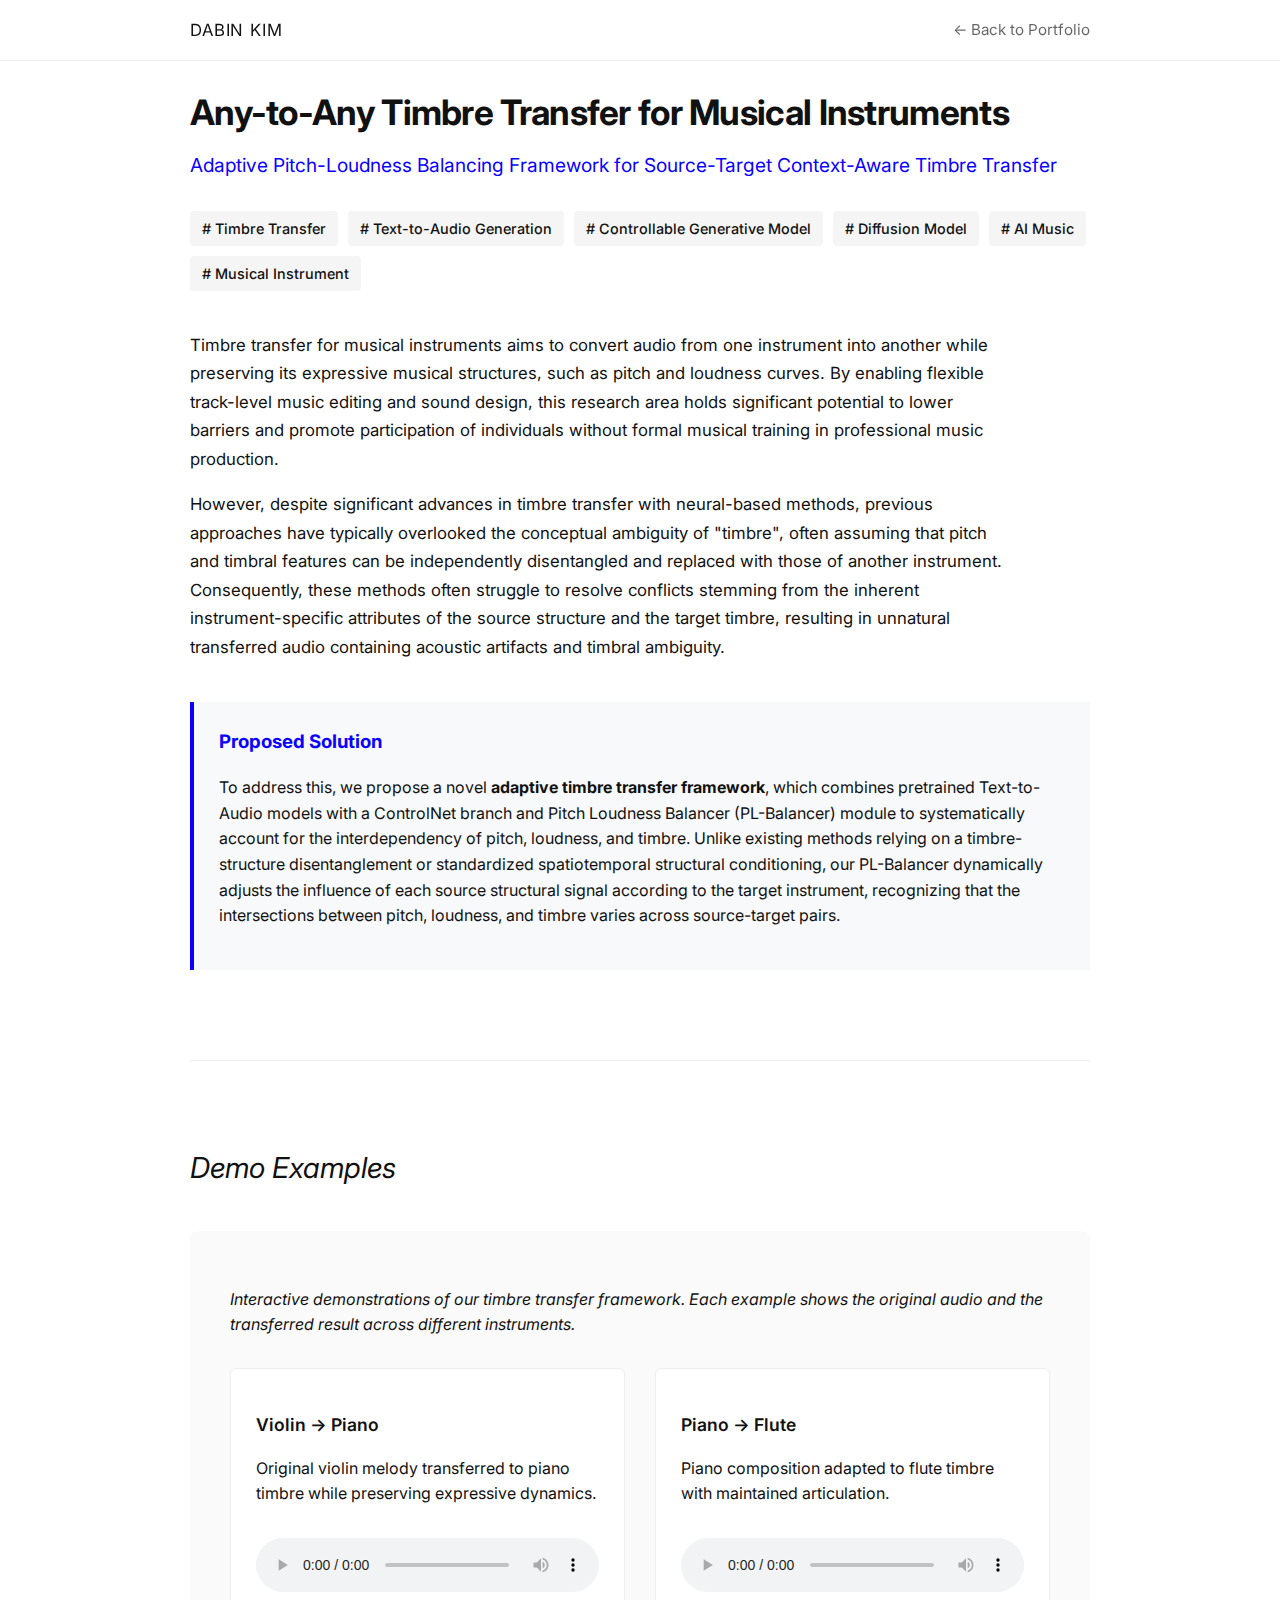
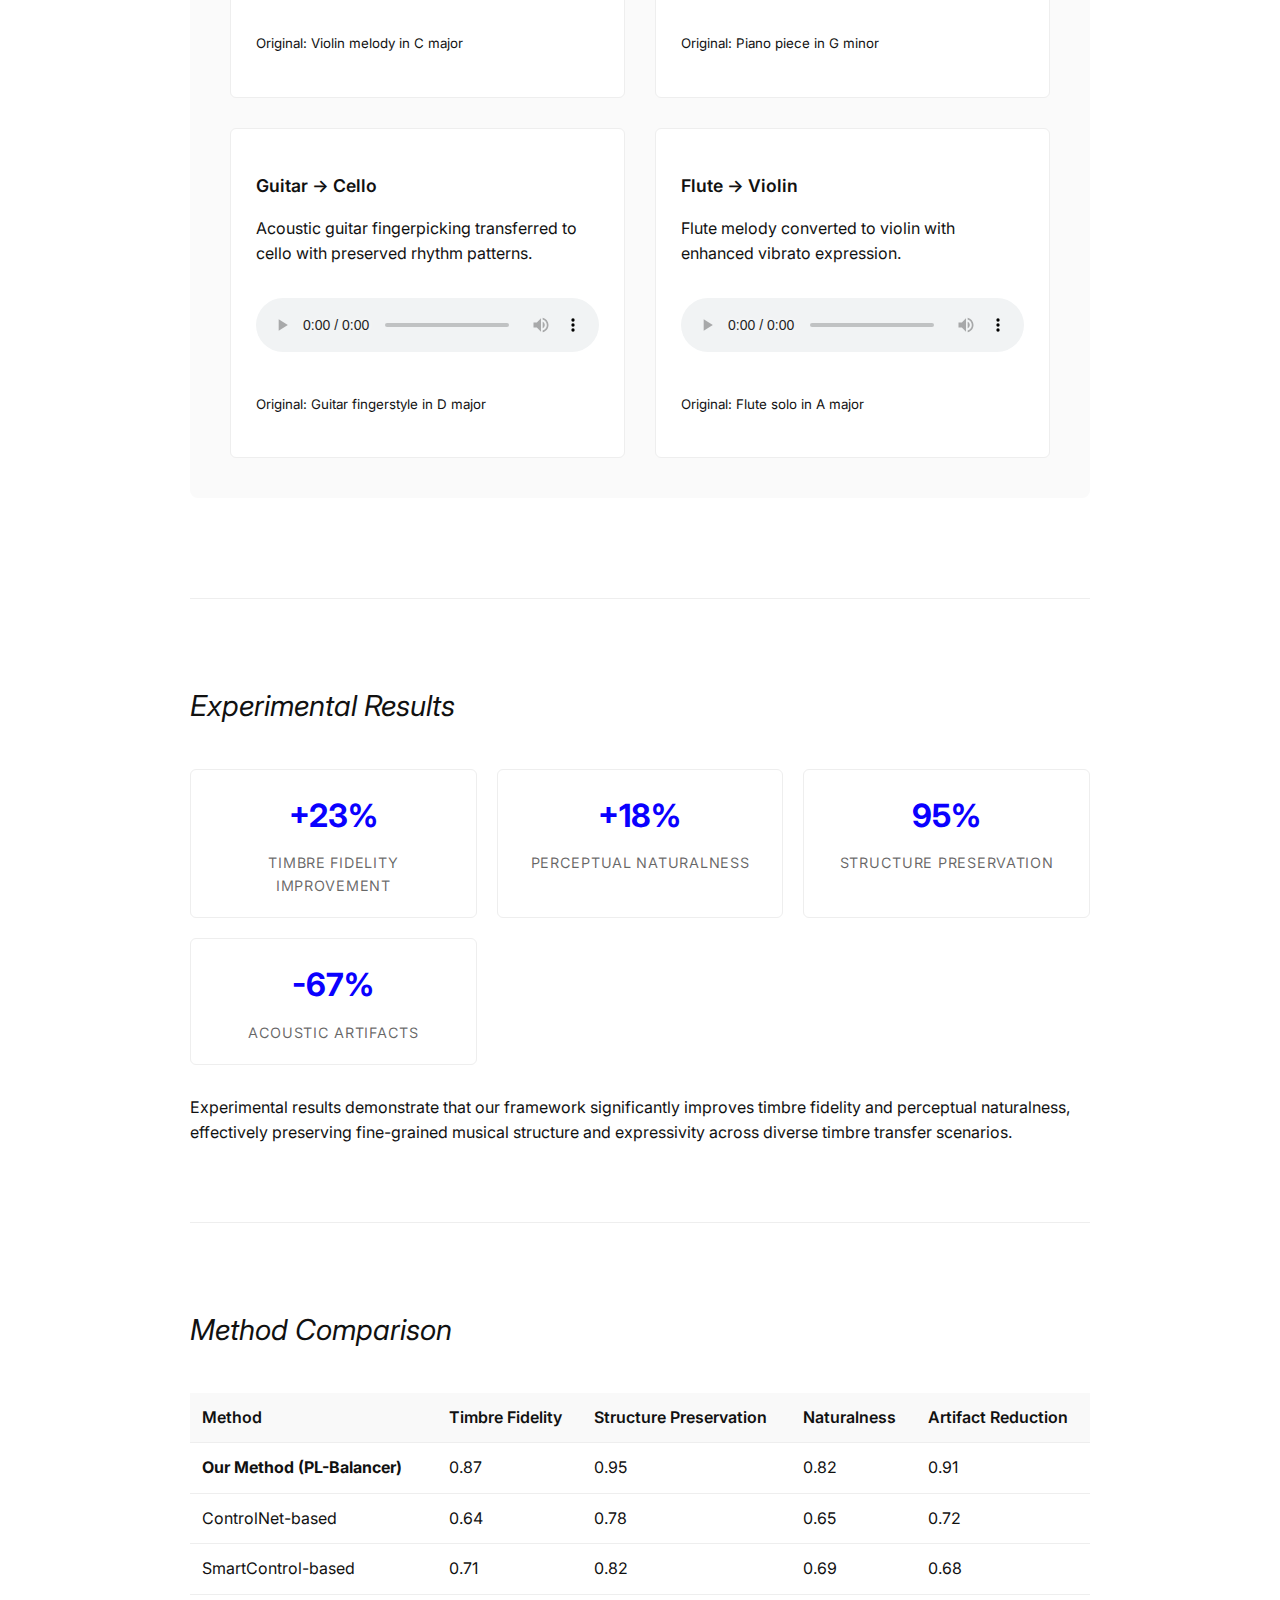
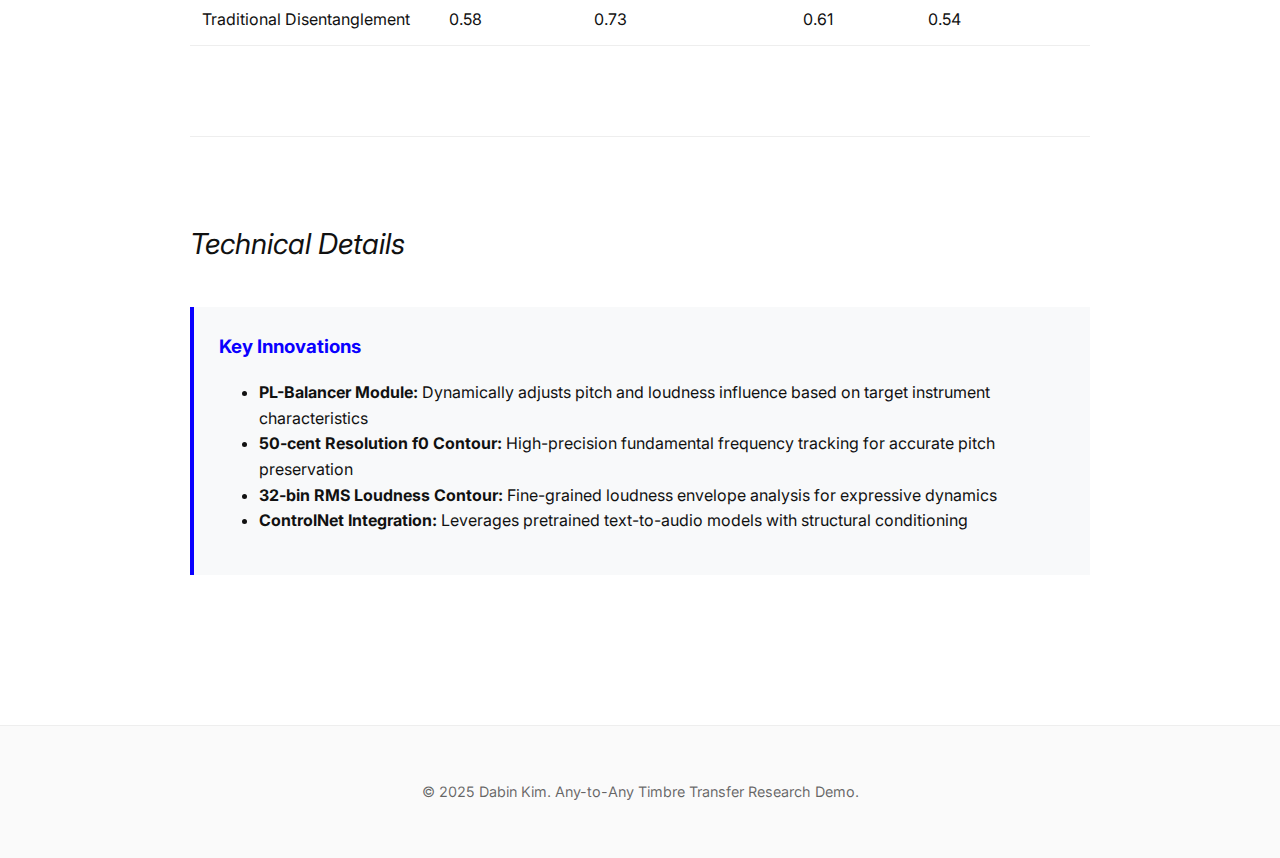
<file: demo_timbre-transfer.html>
<!DOCTYPE html>
<html lang="en">
<head>
    <meta charset="UTF-8">
    <meta name="viewport" content="width=device-width, initial-scale=1.0">
    <title>Any-to-Any Timbre Transfer Demo | Dabin Kim</title>
    
    <link rel="preconnect" href="https://fonts.googleapis.com">
    <link rel="preconnect" href="https://fonts.gstatic.com" crossorigin>
    <link href="https://fonts.googleapis.com/css2?family=Inter:ital,wght@0,400;0,700;1,400&family=Lora:ital,wght@1,400&display=swap" rel="stylesheet">
    
    <style>
        :root {
            --text-color: #111111;
            --background-color: #ffffff;
            --secondary-text-color: rgba(0, 0, 0, 0.6);
            --border-color: #eeeeee;
            --accent-color: rgb(10, 0, 255);
        }

        html {
            scroll-behavior: smooth;
        }

        body {
            font-family: 'Inter', -apple-system, BlinkMacSystemFont, "Segoe UI", Roboto, sans-serif;
            background-color: var(--background-color);
            color: var(--text-color);
            line-height: 1.6;
            margin: 0;
            padding: 0;
            -webkit-font-smoothing: antialiased;
            -moz-osx-font-smoothing: grayscale;
            font-size: 16px;
        }

        .container {
            max-width: 900px;
            margin: 0 auto;
            padding: 0 20px;
        }
        
        main {
            padding-top: 80px;
        }

        section {
            padding: 60px 0;
            border-bottom: 1px solid var(--border-color);
        }
        
        section:last-of-type {
            border-bottom: none;
        }

        .main-header {
            position: fixed;
            top: 0;
            left: 0;
            width: 100%;
            background-color: rgba(255, 255, 255, 0.95);
            backdrop-filter: blur(10px);
            border-bottom: 1px solid var(--border-color);
            z-index: 100;
        }

        .main-header .container {
            display: flex;
            justify-content: space-between;
            align-items: center;
            height: 60px;
        }

        .logo {
            font-weight: 400;
            font-size: 1.05rem;
            text-decoration: none;
            color: var(--text-color);
            letter-spacing: 0.05em;
        }

        .back-link {
            text-decoration: none;
            color: var(--secondary-text-color);
            font-size: 0.95rem;
            transition: color 0.2s ease;
        }

        .back-link:hover {
            color: var(--text-color);
        }

        h1 {
            font-size: 2.2rem;
            font-weight: 700;
            margin-bottom: 10px;
            letter-spacing: -0.02em;
        }

        h2.section-title {
            font-family: 'Inter', sans-serif;
            font-style: italic;
            font-weight: 400;
            font-size: 1.8rem;
            text-align: left;
            margin-bottom: 40px;
            color: var(--text-color);
        }

        .subtitle {
            font-size: 1.2rem;
            color: var(--accent-color);
            margin: 0 0 30px 0;
        }

        .abstract {
            font-size: 1.05rem;
            max-width: 75ch;
            margin-bottom: 40px;
            line-height: 1.7;
        }

        .tags {
            display: flex;
            flex-wrap: wrap;
            gap: 10px;
            margin-bottom: 40px;
        }

        .tag {
            background-color: #f5f5f5;
            color: var(--text-color);
            padding: 6px 12px;
            border-radius: 4px;
            font-size: 0.9rem;
            font-weight: 500;
        }

        .demo-section {
            background-color: #fafafa;
            border-radius: 8px;
            padding: 40px;
            margin: 40px 0;
        }

        .demo-grid {
            display: grid;
            grid-template-columns: 1fr 1fr;
            gap: 30px;
            margin-top: 30px;
        }

        .demo-item {
            background-color: white;
            border: 1px solid var(--border-color);
            border-radius: 6px;
            padding: 25px;
        }

        .demo-item h3 {
            font-size: 1.1rem;
            font-weight: 600;
            margin-bottom: 15px;
            color: var(--text-color);
        }

        .audio-player {
            width: 100%;
            margin: 15px 0;
        }

        .comparison-table {
            width: 100%;
            border-collapse: collapse;
            margin: 30px 0;
        }

        .comparison-table th,
        .comparison-table td {
            padding: 12px;
            text-align: left;
            border-bottom: 1px solid var(--border-color);
        }

        .comparison-table th {
            font-weight: 600;
            background-color: #f9f9f9;
        }

        .methodology {
            background-color: #f8f9fa;
            border-left: 4px solid var(--accent-color);
            padding: 25px;
            margin: 30px 0;
        }

        .methodology h3 {
            margin-top: 0;
            color: var(--accent-color);
        }

        .results {
            display: grid;
            grid-template-columns: repeat(auto-fit, minmax(250px, 1fr));
            gap: 20px;
            margin: 30px 0;
        }

        .result-card {
            background-color: white;
            border: 1px solid var(--border-color);
            border-radius: 6px;
            padding: 20px;
            text-align: center;
        }

        .result-number {
            font-size: 2rem;
            font-weight: 700;
            color: var(--accent-color);
            margin-bottom: 10px;
        }

        .result-label {
            font-size: 0.9rem;
            color: var(--secondary-text-color);
            text-transform: uppercase;
            letter-spacing: 0.05em;
        }

        @media (max-width: 768px) {
            .demo-grid {
                grid-template-columns: 1fr;
            }
            
            .results {
                grid-template-columns: 1fr;
            }
        }
    </style>
</head>
<body>
    <header class="main-header">
        <div class="container">
            <a href="../index.html" class="logo">DABIN KIM</a>
            <a href="../index.html" class="back-link">← Back to Portfolio</a>
        </div>
    </header>

    <main class="container">
        <section>
            <h1>Any-to-Any Timbre Transfer for Musical Instruments</h1>
            <p class="subtitle">Adaptive Pitch-Loudness Balancing Framework for Source-Target Context-Aware Timbre Transfer</p>
            
            <div class="tags">
                <span class="tag"># Timbre Transfer</span>
                <span class="tag"># Text-to-Audio Generation</span>
                <span class="tag"># Controllable Generative Model</span>
                <span class="tag"># Diffusion Model</span>
                <span class="tag"># AI Music</span>
                <span class="tag"># Musical Instrument</span>
            </div>

            <div class="abstract">
                <p>
                    Timbre transfer for musical instruments aims to convert audio from one instrument into another while preserving its expressive musical structures, such as pitch and loudness curves. By enabling flexible track-level music editing and sound design, this research area holds significant potential to lower barriers and promote participation of individuals without formal musical training in professional music production.
                </p>
                <p>
                    However, despite significant advances in timbre transfer with neural-based methods, previous approaches have typically overlooked the conceptual ambiguity of "timbre", often assuming that pitch and timbral features can be independently disentangled and replaced with those of another instrument. Consequently, these methods often struggle to resolve conflicts stemming from the inherent instrument-specific attributes of the source structure and the target timbre, resulting in unnatural transferred audio containing acoustic artifacts and timbral ambiguity.
                </p>
            </div>

            <div class="methodology">
                <h3>Proposed Solution</h3>
                <p>
                    To address this, we propose a novel <strong>adaptive timbre transfer framework</strong>, which combines pretrained Text-to-Audio models with a ControlNet branch and Pitch Loudness Balancer (PL-Balancer) module to systematically account for the interdependency of pitch, loudness, and timbre. Unlike existing methods relying on a timbre-structure disentanglement or standardized spatiotemporal structural conditioning, our PL-Balancer dynamically adjusts the influence of each source structural signal according to the target instrument, recognizing that the intersections between pitch, loudness, and timbre varies across source-target pairs.
                </p>
            </div>
        </section>

        <section>
            <h2 class="section-title">Demo Examples</h2>
            <div class="demo-section">
                <p><em>Interactive demonstrations of our timbre transfer framework. Each example shows the original audio and the transferred result across different instruments.</em></p>
                
                <div class="demo-grid">
                    <div class="demo-item">
                        <h3>Violin → Piano</h3>
                        <p>Original violin melody transferred to piano timbre while preserving expressive dynamics.</p>
                        <audio class="audio-player" controls>
                            <source src="#" type="audio/mpeg">
                            Your browser does not support the audio element.
                        </audio>
                        <p><small>Original: Violin melody in C major</small></p>
                    </div>
                    
                    <div class="demo-item">
                        <h3>Piano → Flute</h3>
                        <p>Piano composition adapted to flute timbre with maintained articulation.</p>
                        <audio class="audio-player" controls>
                            <source src="#" type="audio/mpeg">
                            Your browser does not support the audio element.
                        </audio>
                        <p><small>Original: Piano piece in G minor</small></p>
                    </div>
                    
                    <div class="demo-item">
                        <h3>Guitar → Cello</h3>
                        <p>Acoustic guitar fingerpicking transferred to cello with preserved rhythm patterns.</p>
                        <audio class="audio-player" controls>
                            <source src="#" type="audio/mpeg">
                            Your browser does not support the audio element.
                        </audio>
                        <p><small>Original: Guitar fingerstyle in D major</small></p>
                    </div>
                    
                    <div class="demo-item">
                        <h3>Flute → Violin</h3>
                        <p>Flute melody converted to violin with enhanced vibrato expression.</p>
                        <audio class="audio-player" controls>
                            <source src="#" type="audio/mpeg">
                            Your browser does not support the audio element.
                        </audio>
                        <p><small>Original: Flute solo in A major</small></p>
                    </div>
                </div>
            </div>
        </section>

        <section>
            <h2 class="section-title">Experimental Results</h2>
            
            <div class="results">
                <div class="result-card">
                    <div class="result-number">+23%</div>
                    <div class="result-label">Timbre Fidelity Improvement</div>
                </div>
                <div class="result-card">
                    <div class="result-number">+18%</div>
                    <div class="result-label">Perceptual Naturalness</div>
                </div>
                <div class="result-card">
                    <div class="result-number">95%</div>
                    <div class="result-label">Structure Preservation</div>
                </div>
                <div class="result-card">
                    <div class="result-number">-67%</div>
                    <div class="result-label">Acoustic Artifacts</div>
                </div>
            </div>

            <p>
                Experimental results demonstrate that our framework significantly improves timbre fidelity and perceptual naturalness, effectively preserving fine-grained musical structure and expressivity across diverse timbre transfer scenarios.
            </p>
        </section>

        <section>
            <h2 class="section-title">Method Comparison</h2>
            
            <table class="comparison-table">
                <thead>
                    <tr>
                        <th>Method</th>
                        <th>Timbre Fidelity</th>
                        <th>Structure Preservation</th>
                        <th>Naturalness</th>
                        <th>Artifact Reduction</th>
                    </tr>
                </thead>
                <tbody>
                    <tr>
                        <td><strong>Our Method (PL-Balancer)</strong></td>
                        <td>0.87</td>
                        <td>0.95</td>
                        <td>0.82</td>
                        <td>0.91</td>
                    </tr>
                    <tr>
                        <td>ControlNet-based</td>
                        <td>0.64</td>
                        <td>0.78</td>
                        <td>0.65</td>
                        <td>0.72</td>
                    </tr>
                    <tr>
                        <td>SmartControl-based</td>
                        <td>0.71</td>
                        <td>0.82</td>
                        <td>0.69</td>
                        <td>0.68</td>
                    </tr>
                    <tr>
                        <td>Traditional Disentanglement</td>
                        <td>0.58</td>
                        <td>0.73</td>
                        <td>0.61</td>
                        <td>0.54</td>
                    </tr>
                </tbody>
            </table>
        </section>

        <section>
            <h2 class="section-title">Technical Details</h2>
            
            <div class="methodology">
                <h3>Key Innovations</h3>
                <ul>
                    <li><strong>PL-Balancer Module:</strong> Dynamically adjusts pitch and loudness influence based on target instrument characteristics</li>
                    <li><strong>50-cent Resolution f0 Contour:</strong> High-precision fundamental frequency tracking for accurate pitch preservation</li>
                    <li><strong>32-bin RMS Loudness Contour:</strong> Fine-grained loudness envelope analysis for expressive dynamics</li>
                    <li><strong>ControlNet Integration:</strong> Leverages pretrained text-to-audio models with structural conditioning</li>
                </ul>
            </div>
        </section>
    </main>

    <footer style="text-align: center; padding: 40px 20px; background-color: #fafafa; border-top: 1px solid var(--border-color); margin-top: 60px;">
        <p style="color: var(--secondary-text-color); font-size: 0.9rem;">
            &copy; 2025 Dabin Kim. Any-to-Any Timbre Transfer Research Demo.
        </p>
    </footer>
</body>
</html>
</file>
<file: assets/css/index.css>
:root {
    --bg: #fbfaf7;
    --panel: rgba(255, 255, 255, 0.82);
    --text: #171717;
    --muted: #706d66;
    --rule: #d8d2c8;
    --rule-soft: rgba(216, 210, 200, 0.55);
    --shadow: rgba(23, 23, 23, 0.04);
}

*,
*::before,
*::after {
    box-sizing: border-box;
}

html {
    scroll-behavior: smooth;
    font-size: 12px;
}

body {
    margin: 0;
    font-family: "Inter", "Helvetica Neue", Helvetica, Arial, sans-serif;
    background: #fff;
    color: var(--text);
    line-height: 1.6;
    -webkit-font-smoothing: antialiased;
    -moz-osx-font-smoothing: grayscale;
}

img {
    display: block;
    max-width: 100%;
}

a {
    color: inherit;
}

.shell {
    width: min(1180px, calc(100vw - 48px));
    margin: 0 auto;
}

.main-header {
    position: sticky;
    top: 0;
    z-index: 40;
    background: rgba(255, 255, 255, 0.82);
    backdrop-filter: blur(10px);
    -webkit-backdrop-filter: blur(10px);
    border-bottom: 1px solid var(--rule-soft);
}

.header-shell {
    display: flex;
    flex-wrap: wrap;
    align-items: flex-start;
    justify-content: space-between;
    width: min(1180px, calc(100vw - 48px));
    margin: 0 auto;
    gap: 12px 24px;
    padding: clamp(14px, 2vw, 20px) 0;
}

.logo {
    text-decoration: none;
    font-size: 1.22rem;
    font-weight: 500;
    letter-spacing: -0.01em;
}

.main-nav ul {
    display: flex;
    flex-wrap: wrap;
    justify-content: flex-end;
    gap: 10px clamp(14px, 1.8vw, 24px);
    list-style: none;
    margin: 0;
    padding: 0;
}

.main-nav {
    margin-left: auto;
    max-width: min(100%, 720px);
}

.main-nav a {
    display: inline-block;
    position: relative;
    text-decoration: none;
    color: var(--muted);
    font-size: 1.05rem;
    letter-spacing: 0.04em;
    padding-bottom: 2px;
    transition: color 0.2s ease;
}

.main-nav a::after {
    content: "";
    position: absolute;
    left: 0;
    right: 0;
    bottom: 0;
    height: 1px;
    background: currentColor;
    opacity: 0;
    transition: opacity 0.2s ease;
}

.main-nav a.nav-disabled {
    color: var(--muted);
    opacity: 0.55;
    pointer-events: none;
}

.main-nav a.nav-disabled::after {
    opacity: 0;
}

.main-nav a.is-active,
.main-nav a:hover {
    color: var(--text);
}

.main-nav a.nav-current {
    color: var(--text);
}

.main-nav a.is-active::after,
.main-nav a:hover::after,
.main-nav a.nav-current::after {
    opacity: 1;
}

.page-shell {
    padding: 36px 0 72px;
}

.home-layout {
    display: grid;
    grid-template-columns: minmax(252px, 296px) minmax(0, 1fr);
    gap: clamp(28px, 4.8vw, 68px);
    align-items: start;
}

.identity-sticky {
    position: sticky;
    top: 104px;
}

.profile-image {
    display: block;
    width: min(72%, 210px);
    aspect-ratio: 1 / 1;
    object-fit: cover;
    object-position: center 24%;
    border: 1px solid var(--rule);
    border-radius: 50%;
    box-shadow: 0 22px 40px var(--shadow);
    margin: 28px auto 50px;
}

.identity-kicker {
    font-size: 1.14rem;
    letter-spacing: 0.02em;
    color: var(--muted);
    margin: 0 0 18px;
}

.identity-rail h1 {
    margin: 0 0 18px;
    font-size: clamp(2.9rem, 4vw, 4.2rem);
    line-height: 0.95;
    letter-spacing: -0.06em;
    font-weight: 600;
}

.identity-bio {
    margin: 0 0 28px;
    font-size: 1.45rem;
    line-height: 1.7;
    max-width: 24ch;
}

.identity-meta {
    display: grid;
    gap: 16px;
    margin: 0 0 26px;
    padding-top: 20px;
    border-top: 1px solid var(--rule);
}

.identity-meta div {
    display: grid;
    gap: 6px;
}

.identity-meta dt {
    font-size: 1.14rem;
    font-weight: 500;
    letter-spacing: 0.02em;
    color: var(--text);
}

.identity-meta dd {
    margin: 0;
    font-size: 1.14rem;
    line-height: 1.7;
}

.identity-meta a,
.identity-links a,
.contact-item {
    text-decoration: none;
}

.identity-links {
    display: grid;
    gap: 10px;
}

.identity-links a {
    display: inline-block;
    width: max-content;
    font-size: 1.14rem;
    font-weight: 500;
    padding-bottom: 2px;
    border-bottom: 1px solid var(--rule);
    transition: border-color 0.2s ease, color 0.2s ease;
}

.identity-links a:hover,
.contact-item:hover {
    border-color: var(--text);
    color: var(--text);
}

.identity-links .disabled-link {
    color: var(--muted);
    border-bottom-color: transparent;
    pointer-events: none;
}

.document-column {
    display: grid;
    gap: 0;
}

.section-block {
    border-top: 1px solid var(--rule);
    padding: 24px 0;
}

.section-block:first-child {
    border-top: none;
    padding-top: 0;
}

.section-block:last-child {
    padding-bottom: 0;
}

.section-block[id] {
    scroll-margin-top: 92px;
}

.section-label {
    margin: 0 0 18px;
    font-size: 1.14rem;
    font-weight: 500;
    letter-spacing: 0.02em;
    color: var(--text);
}

.section-body {
    display: grid;
    gap: 16px;
}

.statement-text {
    margin: 0;
    max-width: none;
    font-size: 1.5rem;
    line-height: 1.7;
    letter-spacing: -0.02em;
}

.education-list {
    display: grid;
    gap: 18px;
    padding: 18px;
    border: 1px solid var(--rule-soft);
    border-radius: 10px;
    background: #fdfcfb;
}

.news-toggle {
    display: inline-flex;
    align-items: center;
    gap: 10px;
    width: max-content;
    padding: 0;
    border: none;
    background: none;
    font-family: inherit;
    font-size: 1.14rem;
    font-weight: 500;
    letter-spacing: 0.02em;
    color: var(--text);
    cursor: pointer;
    transition: color 0.2s ease;
}

.news-toggle:hover {
    color: var(--text);
}

.news-toggle:focus-visible {
    outline: 1px solid var(--muted);
    outline-offset: 4px;
}

.news-toggle-icon {
    display: inline-block;
    transform: rotate(90deg);
    transform-origin: center;
    transition: transform 0.2s ease;
}

.education-list.is-collapsed .news-toggle-icon {
    transform: rotate(0deg);
}

.education-list.is-collapsed .news-scroll-area {
    max-height: 0;
    opacity: 0;
    margin-top: -4px;
    padding-right: 0;
    overflow: hidden;
    pointer-events: none;
}

.news-scroll-area {
    max-height: 22rem;
    opacity: 1;
    margin-top: 0;
    overflow-y: auto;
    overscroll-behavior: contain;
    padding-right: 10px;
    touch-action: pan-y;
    scrollbar-width: thin;
    scrollbar-color: var(--rule) transparent;
    transition:
        max-height 0.28s ease,
        opacity 0.22s ease,
        margin-top 0.28s ease,
        padding-right 0.28s ease;
    will-change: max-height, opacity;
}

.news-scroll-area.is-draggable {
    cursor: grab;
}

.news-scroll-area.is-dragging {
    cursor: grabbing;
    user-select: none;
}

@media (prefers-reduced-motion: reduce) {
    .news-toggle-icon,
    .news-scroll-area {
        transition: none;
    }
}

.entry-list,
.item-list {
    list-style: none;
    margin: 0;
    padding: 0;
}

.entry-list {
    display: grid;
    gap: 14px;
}

.entry-item {
    padding-bottom: 14px;
    border-bottom: 1px solid var(--rule-soft);
}

.entry-item:last-child {
    padding-bottom: 0;
    border-bottom: none;
}

.entry-head {
    display: grid;
    grid-template-columns: minmax(0, 1fr) auto;
    gap: 12px 20px;
    align-items: baseline;
}

.entry-title {
    margin: 0;
    font-size: 1.05rem;
    line-height: 1.55;
}

.entry-meta,
.entry-detail,
.item-list .authors,
.item-list .venue {
    margin: 4px 0 0;
    color: var(--muted);
    font-size: 1.05rem;
    line-height: 1.7;
}

.entry-meta {
    margin: 0;
    text-align: right;
    white-space: nowrap;
}

.entry-detail {
    margin-top: 6px;
}

.item-list {
    display: grid;
    gap: 24px;
}

.item-list li {
    padding-bottom: 24px;
    border-bottom: 1px solid var(--rule-soft);
}

.item-list li:last-child {
    padding-bottom: 0;
    border-bottom: none;
}

.item-list h3 {
    margin: 0 0 8px;
    font-size: 1.45rem;
    font-weight: 500;
    line-height: 1.55;
    letter-spacing: -0.02em;
}

.item-list h3 a {
    text-decoration: none;
}

.item-list h3 a:hover {
    text-decoration: underline;
}

.item-list h3 a.disabled-link:hover {
    text-decoration: none;
}

.item-list .authors .author-self {
    color: var(--text);
    font-weight: 500;
}

.item-list .links {
    display: flex;
    flex-wrap: wrap;
    gap: 10px 16px;
    margin-top: 14px;
}

.item-list .links a {
    color: var(--text);
    font-size: 1rem;
    text-decoration: none;
    padding-bottom: 2px;
    border-bottom: 1px solid var(--rule);
    transition: border-color 0.2s ease, color 0.2s ease;
}

.item-list .links a:hover {
    border-color: var(--text);
}

.item-list .links a[href="#"],
.item-list .links .disabled-link {
    color: var(--muted);
    border-bottom-color: transparent;
}

.item-list .links .disabled-link {
    pointer-events: none;
}

.contact-grid {
    display: grid;
    grid-template-columns: repeat(2, minmax(0, 1fr));
    gap: 14px 24px;
}

.contact-item {
    display: flex;
    justify-content: space-between;
    align-items: baseline;
    gap: 12px;
    padding: 14px 0;
    border-bottom: 1px solid var(--rule-soft);
    font-size: 1.05rem;
    transition: color 0.2s ease, border-color 0.2s ease;
}

.contact-item span {
    color: var(--muted);
}

.contact-item strong {
    font-size: 1.1rem;
    font-weight: 500;
}

.contact-item.is-disabled {
    color: var(--muted);
    cursor: default;
}

.contact-item.is-disabled:hover {
    border-color: var(--rule-soft);
    color: var(--muted);
}

.main-footer {
    padding: 0 0 32px;
}

.copyright {
    margin: 0;
    padding-top: 18px;
    border-top: 1px solid var(--rule-soft);
    color: var(--muted);
    font-size: 0.95rem;
    text-align: center;
}

@media (max-width: 960px) {
    .home-layout {
        grid-template-columns: 1fr;
        gap: 36px;
    }

    .identity-sticky {
        position: static;
    }

    .profile-image {
        display: none;
    }

    .document-column {
        gap: 0;
    }
}

@media (max-width: 860px) {
    .header-shell {
        align-items: flex-start;
    }

    .main-nav {
        margin-left: 0;
        width: 100%;
        max-width: none;
    }

    .main-nav ul {
        justify-content: flex-start;
        gap: 10px 16px;
    }
}

@media (max-width: 720px) {
    .shell {
        width: min(100vw - 32px, 1180px);
    }

    .header-shell {
        width: min(100vw - 32px, 1180px);
    }

    .page-shell {
        padding: 32px 0 56px;
    }

    .identity-rail h1 {
        font-size: 3.5rem;
    }

    .identity-links {
        display: flex;
        flex-wrap: nowrap;
        align-items: center;
        justify-content: space-between;
        gap: clamp(4px, 1.5vw, 10px);
        padding-inline: 6px;
    }

    .identity-links a {
        width: auto;
        flex: 0 1 auto;
        font-size: clamp(0.62rem, 2.8vw, 0.95rem);
        line-height: 1.35;
        white-space: nowrap;
        letter-spacing: -0.02em;
    }

    .statement-text {
        font-size: 1.36rem;
    }

    .entry-head {
        grid-template-columns: 1fr;
        gap: 2px;
    }

    .entry-meta {
        text-align: left;
        white-space: normal;
    }

    .contact-grid {
        grid-template-columns: 1fr;
    }

    .contact-item {
        flex-direction: column;
        align-items: flex-start;
    }
}
</file>
<file: assets/css/ddsp-carsound.css>
:root {
    --bg: #fbfaf7;
    --panel: rgba(255, 255, 255, 0.82);
    --text-color: #171717;
    --secondary-text-color: #706d66;
    --border-color: #d8d2c8;
    --border-soft: rgba(216, 210, 200, 0.55);
    --accent-color: #171717;
    --surface-color: #f5f1ea;
    --shadow-color: rgba(23, 23, 23, 0.04);
}

*,
*::before,
*::after {
    box-sizing: border-box;
}

html {
    scroll-behavior: smooth;
    font-size: 12px;
}

body {
    margin: 0;
    font-family: "Inter", "Helvetica Neue", Helvetica, Arial, sans-serif;
    background: #fff;
    color: var(--text-color);
    line-height: 1.6;
    -webkit-font-smoothing: antialiased;
    -moz-osx-font-smoothing: grayscale;
}

strong,
b,
th {
    font-weight: 400 !important;
}

a {
    color: inherit;
}

.shell {
    width: min(1320px, calc(100vw - 48px));
    margin: 0 auto;
}

.main-header {
    position: relative;
    z-index: 10;
    background: rgba(255, 255, 255, 0.58);
    border-bottom: 1px solid var(--border-soft);
}

.header-shell {
    display: flex;
    flex-wrap: wrap;
    align-items: flex-start;
    justify-content: space-between;
    width: min(1180px, calc(100vw - 48px));
    margin: 0 auto;
    gap: 12px 24px;
    padding: clamp(14px, 2vw, 20px) 0;
}

.logo {
    text-decoration: none;
    font-size: 1.22rem;
    font-weight: 500;
    letter-spacing: -0.01em;
}

.main-nav ul {
    display: flex;
    flex-wrap: wrap;
    justify-content: flex-end;
    gap: 10px clamp(14px, 1.8vw, 24px);
    list-style: none;
    margin: 0;
    padding: 0;
}

.main-nav {
    margin-left: auto;
    max-width: min(100%, 720px);
}

.main-nav a {
    display: inline-block;
    text-decoration: none;
    color: var(--secondary-text-color);
    font-size: 1.05rem;
    letter-spacing: 0.04em;
    padding-bottom: 2px;
    border-bottom: 1px solid transparent;
    transition: color 0.2s ease;
}

.main-nav a.is-active,
.main-nav a:hover {
    color: var(--text-color);
}

.main-nav a.nav-current {
    border-bottom-color: currentColor;
}

.main-nav a.nav-disabled {
    color: var(--secondary-text-color);
    opacity: 0.55;
    pointer-events: none;
}

.post-layout {
    padding: 36px 0 72px;
}

.toc-panel {
    position: sticky;
    top: 92px;
    align-self: start;
}

.toc-label {
    margin: 0 0 12px;
    font-size: 0.95rem;
    font-weight: 500;
    letter-spacing: 0.04em;
    color: var(--text-color);
}

.toc-list {
    list-style: none;
    margin: 0;
    padding: 0;
}

.toc-item {
    border-top: 1px solid var(--border-soft);
}

.toc-item:last-child {
    border-bottom: 1px solid var(--border-soft);
}

.toc-item a {
    display: block;
    padding: 10px 0;
    color: var(--secondary-text-color);
    font-size: 1.02rem;
    text-decoration: none;
    transition: color 0.2s ease;
}

.toc-item a:hover {
    color: var(--text-color);
}

.post-page {
    min-width: 0;
    max-width: 1120px;
    margin: 0 auto;
}

.post-section {
    padding: 0 0 40px;
    margin-bottom: 40px;
    border-bottom: 1px solid var(--border-color);
    scroll-margin-top: 92px;
}

.post-section:last-child {
    padding-bottom: 0;
    margin-bottom: 0;
    border-bottom: none;
}

h1 {
    margin: 0 auto 18px;
    width: 100%;
    max-width: none;
    font-size: clamp(2.45rem, 3.6vw, 3.7rem);
    line-height: 1;
    letter-spacing: -0.06em;
    font-weight: 500;
    text-align: center;
}

.article-authors {
    margin: 0 auto 20px;
    color: var(--secondary-text-color);
    font-size: 1.2rem;
    text-align: center;
}

h2.section-title {
    margin: 0 0 14px;
    padding-top: 0;
    border-top: none;
    font-size: 2.12rem;
    line-height: 1.05;
    letter-spacing: -0.03em;
    font-weight: 500;
    text-align: left;
    color: var(--text-color);
}

.centered-title {
    text-align: center !important;
}

.tags {
    display: flex;
    flex-wrap: wrap;
    gap: 12px;
    margin-bottom: 28px;
    justify-content: center;
}

.tag {
    padding: 7px 14px;
    border: 1px solid var(--border-soft);
    border-radius: 999px;
    background-color: transparent;
    color: var(--secondary-text-color);
    font-size: 1rem;
    font-weight: 400;
}

.hero-figure {
    margin: 28px 0 0;
    text-align: center;
}

.hero-figure img {
    display: block;
    width: min(70%, 602px);
    height: auto;
    margin: 0 auto;
    box-shadow: 0 18px 32px var(--shadow-color);
}

.figure-caption {
    margin: 10px 0 0;
    color: var(--secondary-text-color);
    font-size: 0.92rem;
}

.methodology {
    background-color: var(--surface-color);
    border: 1px solid var(--border-soft);
    border-radius: 10px;
    padding: 28px;
    margin: 30px 0 20px;
    text-align: left;
    color: var(--text-color);
}

.methodology h3 {
    margin: 0 0 14px;
    color: var(--text-color);
    font-size: 1.34rem;
    font-weight: 500;
    text-align: center;
}

.methodology p {
    margin: 0;
    font-size: 1.14rem;
    line-height: 1.9;
}

.abstract-card p {
    text-align: justify;
    text-align-last: left;
}

.case-overview {
    display: grid;
    grid-template-columns: repeat(2, minmax(0, 1fr));
    gap: 20px;
    margin-top: 28px;
}

.case-card {
    background-color: transparent;
    border: 1px solid var(--border-soft);
    border-radius: 10px;
    padding: 20px;
    text-align: left;
}

.case-card h3 {
    margin: 0 0 10px;
    font-size: 1.24rem;
    font-weight: 500;
    color: var(--text-color);
}

.case-card p {
    margin: 0;
    color: var(--secondary-text-color);
    text-align: left;
    font-size: 1.08rem;
    line-height: 1.8;
}

.section-intro {
    max-width: none;
    margin: 0 0 22px;
    color: var(--secondary-text-color);
    text-align: left;
    font-size: 1.12rem;
    line-height: 1.85;
}

.legend-table-wrap {
    overflow-x: auto;
    -webkit-overflow-scrolling: touch;
    margin: 24px 0 0;
}

.legend-table {
    width: 100%;
    border-collapse: collapse;
    background-color: rgba(255, 255, 255, 0.85);
    border: 1px solid var(--border-soft);
    border-radius: 10px;
    overflow: hidden;
    box-shadow: none;
    font-size: 1.06rem;
    line-height: 1.75;
}

.legend-table th,
.legend-table td {
    padding: 12px 18px;
    text-align: left;
    border-bottom: 1px solid var(--border-soft);
}

.legend-table th:nth-child(2),
.legend-table td:nth-child(2) {
    padding-left: 24px;
}

.legend-table thead tr {
    background-color: var(--surface-color);
}

.legend-table tr:last-child td {
    border-bottom: none;
}

.sample-chip-row {
    display: flex;
    flex-wrap: wrap;
    gap: 10px;
    justify-content: flex-start;
    margin: 26px 0 0;
}

.sample-chip {
    display: inline-flex;
    align-items: center;
    justify-content: center;
    min-width: 54px;
    padding: 7px 12px;
    border: 1px solid var(--border-color);
    border-radius: 999px;
    background-color: white;
    color: var(--secondary-text-color);
    text-decoration: none;
    font-size: 0.88rem;
    transition: border-color 0.2s ease, color 0.2s ease;
}

.sample-chip:hover {
    border-color: var(--text-color);
    color: var(--text-color);
}

.demo-section {
    background-color: rgba(255, 255, 255, 0.55);
    border: 1px solid var(--border-soft);
    border-radius: 10px;
    padding: 28px;
    margin: 28px 0 20px;
}

.sample-card {
    background-color: white;
    border: 1px solid var(--border-soft);
    border-radius: 10px;
    padding: 20px;
    margin-bottom: 20px;
}

.sample-card:last-child {
    margin-bottom: 0;
}

.sample-card-header {
    display: flex;
    align-items: center;
    justify-content: center;
    margin-bottom: 16px;
}

.sample-card-header h3 {
    margin: 0;
    width: 100%;
    font-size: 1.22rem;
    font-weight: 500;
    color: var(--text-color);
    text-align: center;
}

.sample-row-scroll {
    overflow-x: auto;
    -webkit-overflow-scrolling: touch;
    padding-bottom: 6px;
}

.sample-groups-layout {
    display: grid;
    grid-template-columns: auto auto auto;
    gap: 16px;
    width: max-content;
    align-items: start;
}

.sample-reference-slot {
    display: flex;
    align-items: stretch;
}

.sample-method-group {
    background-color: #fbfbfb;
    border: 1px solid var(--border-soft);
    border-radius: 10px;
    padding: 14px;
}

.sample-method-group-title {
    margin: 0 0 12px;
    color: var(--text-color);
    font-size: 1.08rem;
    font-weight: 500;
    text-align: center;
}

.sample-method-group-grid {
    display: grid;
    gap: 14px;
}

.sample-method-group-grid.cols-1 {
    grid-template-columns: repeat(1, minmax(255px, 1fr));
}

.sample-method-group-grid.cols-2 {
    grid-template-columns: repeat(2, minmax(255px, 1fr));
}

.sample-method-group-grid.cols-3 {
    grid-template-columns: repeat(3, minmax(255px, 1fr));
}

.sample-row {
    display: grid;
    gap: 14px;
    width: max-content;
}

.sample-row.cols-5 {
    grid-template-columns: repeat(5, minmax(255px, 1fr));
}

.sample-row.cols-7 {
    grid-template-columns: repeat(7, minmax(255px, 1fr));
}

.sample-item {
    width: 255px;
    display: flex;
    flex-direction: column;
    align-items: center;
    text-align: center;
}

.audio-player {
    width: 100%;
    margin-bottom: 12px;
}

.spectrogram-preview {
    display: block;
    width: 100%;
    height: auto;
    margin: 0 0 12px;
    border-radius: 4px;
    border: 1px solid var(--border-color);
    object-fit: contain;
    background: #111;
}

.sample-label {
    margin: 0;
    width: 100%;
    font-size: 0.98rem;
    color: var(--secondary-text-color);
    line-height: 1.55;
    text-align: center;
}

.sample-label strong {
    color: var(--text-color);
    font-weight: 500;
}

.reference-card {
    background-color: var(--surface-color);
    border: 1px solid var(--border-soft);
    border-radius: 10px;
    padding: 22px;
    max-width: none;
    margin: 0;
    text-align: left;
}

.reference-card p {
    margin: 0;
    color: var(--secondary-text-color);
    text-align: left;
}

.main-footer {
    padding: 0 0 32px;
}

.copyright {
    margin: 0;
    padding-top: 18px;
    border-top: 1px solid var(--border-soft);
    color: var(--secondary-text-color);
    font-size: 0.95rem;
}

code {
    font-family: "SFMono-Regular", SFMono-Regular, Consolas, "Liberation Mono", Menlo, monospace;
    font-size: 0.92em;
}

@media (max-width: 1200px) {
    .sample-method-group-grid.cols-1 {
        grid-template-columns: repeat(1, minmax(240px, 1fr));
    }

    .sample-method-group-grid.cols-2 {
        grid-template-columns: repeat(2, minmax(240px, 1fr));
    }

    .sample-method-group-grid.cols-3 {
        grid-template-columns: repeat(3, minmax(240px, 1fr));
    }

    .sample-row.cols-5 {
        grid-template-columns: repeat(5, minmax(240px, 1fr));
    }

    .sample-row.cols-7 {
        grid-template-columns: repeat(7, minmax(240px, 1fr));
    }

    .sample-item {
        width: 240px;
    }
}

@media (max-width: 960px) {
    .post-layout {
        grid-template-columns: 1fr;
        gap: 24px;
        padding: 36px 0 56px;
    }

    .toc-panel {
        position: static;
        background-color: rgba(255, 255, 255, 0.6);
        border: 1px solid var(--border-soft);
        border-radius: 10px;
        padding: 18px;
    }

    .toc-list {
        display: grid;
        grid-template-columns: repeat(2, minmax(0, 1fr));
        gap: 0 16px;
    }

    .case-overview {
        grid-template-columns: 1fr;
    }
}

@media (max-width: 768px) {
    .shell {
        width: min(100vw - 32px, 1320px);
    }

    .header-shell {
        width: min(100vw - 32px, 1180px);
    }

    .header-shell {
        align-items: flex-start;
    }

    .main-nav {
        margin-left: 0;
        width: 100%;
        max-width: none;
    }

    .main-nav ul {
        justify-content: flex-start;
        gap: 10px 16px;
    }

    h1 {
        font-size: 2.2rem;
    }

    h2.section-title {
        font-size: 1.65rem;
    }

    .demo-section {
        padding: 18px;
    }

    .hero-figure img {
        width: 100%;
    }

    .sample-card {
        padding: 16px;
    }

    .sample-groups-layout {
        gap: 14px;
    }

    .sample-method-group {
        padding: 12px;
    }

    .sample-method-group-grid.cols-1 {
        grid-template-columns: repeat(1, minmax(225px, 1fr));
    }

    .sample-method-group-grid.cols-2 {
        grid-template-columns: repeat(2, minmax(225px, 1fr));
    }

    .sample-method-group-grid.cols-3 {
        grid-template-columns: repeat(3, minmax(225px, 1fr));
    }

    .sample-row.cols-5 {
        grid-template-columns: repeat(5, minmax(225px, 1fr));
    }

    .sample-row.cols-7 {
        grid-template-columns: repeat(7, minmax(225px, 1fr));
    }

    .sample-item {
        width: 225px;
    }

    .legend-table {
        font-size: 0.96rem;
    }

    .legend-table th,
    .legend-table td {
        padding: 10px 14px;
    }

    .legend-table th:nth-child(2),
    .legend-table td:nth-child(2) {
        padding-left: 16px;
    }
}

@media (max-width: 560px) {
    .toc-list {
        grid-template-columns: 1fr;
    }
}
</file>
<file: assets/css/projects.css>
:root {
    --bg: #fbfaf7;
    --panel: rgba(255, 255, 255, 0.82);
    --text: #171717;
    --muted: #706d66;
    --rule: #d8d2c8;
    --rule-soft: rgba(216, 210, 200, 0.55);
    --shadow: rgba(23, 23, 23, 0.04);
}

*,
*::before,
*::after {
    box-sizing: border-box;
}

html {
    scroll-behavior: smooth;
    font-size: 12px;
}

body {
    margin: 0;
    min-height: 100vh;
    display: flex;
    flex-direction: column;
    font-family: "Inter", "Helvetica Neue", Helvetica, Arial, sans-serif;
    background: #fff;
    color: var(--text);
    line-height: 1.6;
    -webkit-font-smoothing: antialiased;
    -moz-osx-font-smoothing: grayscale;
}

a {
    color: inherit;
}

.shell {
    width: min(1180px, calc(100vw - 48px));
    margin: 0 auto;
}

.main-header {
    position: relative;
    z-index: 10;
    background: rgba(255, 255, 255, 0.58);
    border-bottom: 1px solid var(--rule-soft);
}

.header-shell {
    display: flex;
    flex-wrap: wrap;
    align-items: flex-start;
    justify-content: space-between;
    width: min(1180px, calc(100vw - 48px));
    margin: 0 auto;
    gap: 12px 24px;
    padding: clamp(14px, 2vw, 20px) 0;
}

.logo {
    text-decoration: none;
    font-size: 1.22rem;
    font-weight: 500;
    letter-spacing: -0.01em;
}

.main-nav ul {
    display: flex;
    flex-wrap: wrap;
    justify-content: flex-end;
    gap: 10px clamp(14px, 1.8vw, 24px);
    list-style: none;
    margin: 0;
    padding: 0;
}

.main-nav {
    margin-left: auto;
    max-width: min(100%, 720px);
}

.main-nav a {
    display: inline-block;
    position: relative;
    text-decoration: none;
    color: var(--muted);
    font-size: 1.05rem;
    letter-spacing: 0.04em;
    padding-bottom: 2px;
    transition: color 0.2s ease;
}

.main-nav a::after {
    content: "";
    position: absolute;
    left: 0;
    right: 0;
    bottom: 0;
    height: 1px;
    background: currentColor;
    opacity: 0;
    transition: opacity 0.2s ease;
}

.main-nav a.nav-disabled {
    color: var(--muted);
    opacity: 0.55;
    pointer-events: none;
}

.main-nav a.nav-disabled::after {
    opacity: 0;
}

.main-nav a.is-active,
.main-nav a:hover {
    color: var(--text);
}

.main-nav a.nav-current {
    color: var(--text);
}

.main-nav a.is-active::after,
.main-nav a:hover::after,
.main-nav a.nav-current::after {
    opacity: 1;
}

.page-shell {
    flex: 1;
    display: flex;
    flex-direction: column;
    padding: 36px 0 72px;
}

.page-intro,
.archive-section,
.contact-section {
    border-top: 1px solid var(--rule);
    padding-top: 24px;
}

.page-intro {
    border-top: none;
    padding-top: 0;
    margin-bottom: 22px;
    max-width: none;
}

.archive-section {
    flex: 1;
    padding-bottom: clamp(28px, 4vw, 44px);
}

.page-kicker,
.meta-label {
    margin: 0;
    font-size: 0.9rem;
    letter-spacing: 0.04em;
    color: var(--muted);
}

.section-label {
    margin: 0 0 20px;
    font-size: 1.14rem;
    font-weight: 500;
    letter-spacing: 0.02em;
    color: var(--text);
}

.page-intro h1 {
    margin: 0 0 14px;
    max-width: none;
    font-size: clamp(3.2rem, 4.8vw, 4.8rem);
    line-height: 0.96;
    letter-spacing: -0.055em;
    font-weight: 600;
}

.page-summary {
    margin: 0;
    max-width: none;
    font-size: 1.32rem;
    color: var(--muted);
    line-height: 1.75;
}

.project-list {
    display: grid;
}

.project-filter-panel {
    display: grid;
    gap: 10px;
    margin: 0 0 18px;
}

.project-filter-label,
.project-filter-status {
    margin: 0;
}

.project-filter-label {
    font-size: 0.92rem;
    letter-spacing: 0.04em;
    color: var(--muted);
}

.project-filter-status {
    font-size: 1rem;
    line-height: 1.6;
    color: var(--muted);
}

.project-filter-list {
    display: flex;
    flex-wrap: wrap;
    gap: 8px 10px;
}

.project-entry {
    display: grid;
    grid-template-columns: minmax(132px, 160px) minmax(0, 1fr);
    gap: 24px clamp(20px, 2.4vw, 32px);
    padding: 24px 0 28px;
    border-bottom: 1px solid var(--rule-soft);
}

.project-entry:first-child {
    padding-top: 0;
}

.project-entry:last-child {
    border-bottom: none;
    padding-bottom: 0;
}

.project-meta {
    display: grid;
    grid-template-columns: max-content minmax(0, 1fr);
    column-gap: 12px;
    row-gap: 6px;
    align-items: baseline;
    align-content: start;
}

.format-tag,
.project-filter-chip {
    grid-column: 1 / -1;
    width: max-content;
    margin: 0 0 8px;
    padding: 4px 10px;
    border: 1px solid var(--rule);
    border-radius: 999px;
    background: rgba(255, 255, 255, 0.72);
    font-family: inherit;
    appearance: none;
    cursor: pointer;
    font-size: 0.92rem;
    font-weight: 500;
    line-height: 1.35;
    letter-spacing: 0.01em;
    color: var(--text);
    transition: border-color 0.2s ease, background-color 0.2s ease, color 0.2s ease;
}

.project-filter-chip {
    grid-column: auto;
    margin: 0;
}

.format-tag:hover,
.project-filter-chip:hover {
    border-color: var(--text);
}

.format-tag.is-active,
.project-filter-chip.is-active {
    background: var(--text);
    border-color: var(--text);
    color: #fff;
}

.format-tag:focus-visible,
.project-filter-chip:focus-visible {
    outline: 1px solid var(--muted);
    outline-offset: 3px;
}

.project-entry[hidden] {
    display: none;
}

.meta-label,
.meta-value {
    margin: 0;
    font-size: 1.02rem;
    line-height: 1.65;
}

.meta-label {
    color: var(--muted);
    white-space: nowrap;
}

.meta-value {
    color: var(--text);
    min-width: 0;
}

.meta-link {
    display: inline-block;
    text-decoration: none;
    padding-bottom: 1px;
    border-bottom: 1px solid var(--rule);
    transition: border-color 0.2s ease, color 0.2s ease;
}

.meta-link:hover {
    border-color: var(--text);
}

.meta-link:focus-visible {
    outline: 1px solid var(--muted);
    outline-offset: 3px;
}

.project-content h2 {
    margin: 0 0 10px;
    font-size: 1.55rem;
    font-weight: 500;
    line-height: 1.4;
    letter-spacing: -0.02em;
    text-wrap: pretty;
}

.project-summary,
.project-description {
    margin: 0;
    max-width: none;
    font-size: 1.1rem;
    line-height: 1.8;
    text-wrap: pretty;
}

.project-summary {
    color: var(--text);
}

.project-description {
    margin-top: 12px;
    color: var(--muted);
}

.contact-section {
    margin-top: auto;
    text-align: center;
}

.contact-links {
    display: flex;
    flex-wrap: nowrap;
    align-items: center;
    justify-content: center;
    gap: clamp(10px, 1.6vw, 20px);
    min-width: 0;
}

.contact-links a {
    flex: 0 1 auto;
    white-space: nowrap;
    font-size: clamp(0.95rem, 1.08vw, 1.14rem);
    font-weight: 500;
    text-decoration: none;
    padding-bottom: 2px;
    border-bottom: 1px solid var(--rule);
    transition: border-color 0.2s ease, color 0.2s ease;
}

.contact-links a:hover {
    border-color: var(--text);
}

.contact-links .disabled-link {
    color: var(--muted);
    border-bottom-color: transparent;
    pointer-events: none;
}

.main-footer {
    padding: 0 0 32px;
}

.copyright {
    margin: 0;
    padding-top: 18px;
    border-top: 1px solid var(--rule-soft);
    color: var(--muted);
    font-size: 0.95rem;
    text-align: center;
}

body.has-image-overlay {
    overflow: hidden;
}

.image-overlay {
    position: fixed;
    inset: 0;
    z-index: 1200;
    display: grid;
    place-items: center;
    padding: 32px;
    opacity: 0;
    visibility: hidden;
    pointer-events: none;
    transition: opacity 0.22s ease, visibility 0s linear 0.22s;
}

.image-overlay.is-visible {
    opacity: 1;
    visibility: visible;
    pointer-events: auto;
    transition: opacity 0.22s ease;
}

.image-overlay__backdrop {
    position: absolute;
    inset: 0;
    background: rgba(22, 24, 20, 0.42);
    backdrop-filter: blur(2px);
    opacity: 0;
    transition: opacity 0.22s ease;
}

.image-overlay__dialog {
    position: relative;
    z-index: 1;
    display: flex;
    flex-direction: column;
    width: min(92vw, 760px);
    max-height: min(88vh, 1080px);
    padding: 18px;
    overflow: hidden;
    border: 1px solid rgba(36, 37, 33, 0.1);
    border-radius: 16px;
    background: #fff;
    box-shadow: 0 20px 50px rgba(28, 30, 25, 0.16);
    opacity: 0;
    transform: translateY(8px) scale(0.985);
    transition: opacity 0.22s ease, transform 0.22s ease;
}

.image-overlay.is-visible .image-overlay__backdrop,
.image-overlay.is-visible .image-overlay__dialog {
    opacity: 1;
}

.image-overlay.is-visible .image-overlay__dialog {
    transform: translateY(0) scale(1);
}

.image-overlay__close {
    position: absolute;
    top: 12px;
    right: 12px;
    z-index: 2;
    display: inline-flex;
    align-items: center;
    justify-content: center;
    width: 32px;
    height: 32px;
    margin: 0;
    padding: 0;
    border: 1px solid rgba(36, 37, 33, 0.08);
    border-radius: 999px;
    background: rgba(255, 255, 255, 0.92);
    color: var(--muted);
    font: inherit;
    line-height: 1;
    cursor: pointer;
}

.image-overlay__close:hover,
.image-overlay__close:focus-visible {
    color: var(--text);
}

.image-overlay__viewport {
    min-height: 0;
    overflow: auto;
    padding-top: 22px;
}

.image-overlay__image {
    display: block;
    width: 100%;
    height: auto;
    margin: 0 auto;
    border-radius: 10px;
}

@media (prefers-reduced-motion: reduce) {
    .image-overlay,
    .image-overlay__backdrop,
    .image-overlay__dialog {
        transition: none;
    }
}

@media (max-width: 940px) {
    .project-entry {
        grid-template-columns: 1fr;
        gap: 18px;
    }

    .project-meta {
        grid-template-columns: max-content minmax(0, 1fr) max-content minmax(0, 1fr);
        gap: 6px 18px;
        align-items: start;
    }

    .project-meta > .format-tag {
        grid-column: 1 / -1;
        margin-bottom: 10px;
    }

    .project-meta > :nth-child(2) {
        grid-column: 1;
        grid-row: 2;
    }

    .project-meta > :nth-child(3) {
        grid-column: 2;
        grid-row: 2;
    }

    .project-meta > :nth-child(6) {
        grid-column: 3;
        grid-row: 2;
    }

    .project-meta > :nth-child(7) {
        grid-column: 4;
        grid-row: 2;
    }

    .project-meta > :nth-child(4) {
        grid-column: 1;
        grid-row: 3;
    }

    .project-meta > :nth-child(5) {
        grid-column: 2;
        grid-row: 3;
    }

    .project-meta > :nth-child(8) {
        grid-column: 3;
        grid-row: 3;
    }

    .project-meta > :nth-child(9) {
        grid-column: 4;
        grid-row: 3;
    }

    .meta-label,
    .meta-value {
        font-size: clamp(0.9rem, 1.8vw, 1rem);
        line-height: 1.55;
    }

    .meta-link {
        white-space: nowrap;
    }
}

@media (max-width: 720px) {
    .shell {
        width: min(100vw - 32px, 1180px);
    }

    .header-shell {
        width: min(100vw - 32px, 1180px);
    }

    .header-shell {
        align-items: flex-start;
    }

    .main-nav {
        margin-left: 0;
        width: 100%;
        max-width: none;
    }

    .main-nav ul {
        justify-content: flex-start;
        gap: 10px 16px;
    }

    .page-shell {
        padding: 32px 0 56px;
    }

    .page-intro h1 {
        font-size: 3.6rem;
    }

    .page-summary {
        font-size: 1.2rem;
    }

    .project-meta {
        gap: 6px 14px;
    }

    .meta-label,
    .meta-value {
        font-size: clamp(0.82rem, 2.5vw, 0.94rem);
        line-height: 1.5;
    }

    .contact-links {
        justify-content: center;
        gap: clamp(4px, 1.5vw, 10px);
        padding-inline: 6px;
    }

    .contact-links a {
        font-size: clamp(0.62rem, 2.8vw, 0.95rem);
        line-height: 1.35;
        letter-spacing: -0.02em;
    }

    .image-overlay {
        padding: 18px;
    }

    .image-overlay__dialog {
        width: min(94vw, 680px);
        padding: 14px;
    }

    .image-overlay__close {
        top: 10px;
        right: 10px;
    }

    .image-overlay__viewport {
        padding-top: 24px;
    }
}
</file>
<file: assets/css/publications.css>
:root {
    --bg: #fbfaf7;
    --panel: rgba(255, 255, 255, 0.82);
    --text: #171717;
    --muted: #706d66;
    --rule: #d8d2c8;
    --rule-soft: rgba(216, 210, 200, 0.55);
}

*,
*::before,
*::after {
    box-sizing: border-box;
}

html {
    scroll-behavior: smooth;
    font-size: 12px;
}

body {
    margin: 0;
    min-height: 100vh;
    display: flex;
    flex-direction: column;
    font-family: "Inter", "Helvetica Neue", Helvetica, Arial, sans-serif;
    background: #fff;
    color: var(--text);
    line-height: 1.6;
    -webkit-font-smoothing: antialiased;
    -moz-osx-font-smoothing: grayscale;
}

a {
    color: inherit;
}

.shell {
    width: min(1180px, calc(100vw - 48px));
    margin: 0 auto;
}

.main-header {
    position: sticky;
    top: 0;
    z-index: 40;
    background: rgba(255, 255, 255, 0.82);
    backdrop-filter: blur(10px);
    -webkit-backdrop-filter: blur(10px);
    border-bottom: 1px solid var(--rule-soft);
}

.header-shell {
    display: flex;
    flex-wrap: wrap;
    align-items: flex-start;
    justify-content: space-between;
    width: min(1180px, calc(100vw - 48px));
    margin: 0 auto;
    gap: 12px 24px;
    padding: clamp(14px, 2vw, 20px) 0;
}

.logo {
    text-decoration: none;
    font-size: 1.22rem;
    font-weight: 500;
    letter-spacing: -0.01em;
}

.main-nav {
    margin-left: auto;
    max-width: min(100%, 720px);
}

.main-nav ul {
    display: flex;
    flex-wrap: wrap;
    justify-content: flex-end;
    gap: 10px clamp(14px, 1.8vw, 24px);
    list-style: none;
    margin: 0;
    padding: 0;
}

.main-nav a {
    display: inline-block;
    position: relative;
    text-decoration: none;
    color: var(--muted);
    font-size: 1.05rem;
    letter-spacing: 0.04em;
    padding-bottom: 2px;
    transition: color 0.2s ease;
}

.main-nav a::after {
    content: "";
    position: absolute;
    left: 0;
    right: 0;
    bottom: 0;
    height: 1px;
    background: currentColor;
    opacity: 0;
    transition: opacity 0.2s ease;
}

.main-nav a.is-active,
.main-nav a:hover {
    color: var(--text);
}

.main-nav a.nav-current {
    color: var(--text);
}

.main-nav a.is-active::after,
.main-nav a:hover::after,
.main-nav a.nav-current::after {
    opacity: 1;
}

.main-nav a.nav-disabled {
    color: var(--muted);
    opacity: 0.55;
    pointer-events: none;
}

.main-nav a.nav-disabled::after {
    opacity: 0;
}

.page-shell {
    flex: 1;
    display: flex;
    flex-direction: column;
    padding: 36px 0 72px;
}

.page-intro {
    max-width: none;
    margin-bottom: 22px;
}

.page-intro h1 {
    margin: 0 0 14px;
    font-size: clamp(3.2rem, 4.8vw, 4.8rem);
    line-height: 0.96;
    letter-spacing: -0.055em;
    font-weight: 600;
}

.page-summary {
    margin: 0;
    max-width: none;
    font-size: 1.32rem;
    color: var(--muted);
    line-height: 1.75;
}

.archive-section {
    border-top: 1px solid var(--rule);
    padding-top: 24px;
    padding-bottom: clamp(28px, 4vw, 44px);
    flex: 1;
}

.section-label {
    margin: 0 0 18px;
    font-size: 1.14rem;
    font-weight: 500;
    letter-spacing: 0.02em;
    color: var(--text);
}

.item-list {
    display: grid;
    gap: 24px;
    list-style: none;
    margin: 0;
    padding: 0;
}

.item-list li {
    padding-bottom: 24px;
    border-bottom: 1px solid var(--rule-soft);
}

.item-list li:last-child {
    padding-bottom: 0;
    border-bottom: none;
}

.publication-item {
    display: grid;
    grid-template-columns: minmax(0, 1fr) clamp(210px, 23vw, 292px);
    align-items: start;
    gap: 18px 28px;
}

.publication-copy {
    min-width: 0;
}

.item-list h3 {
    margin: 0 0 8px;
    font-size: 1.45rem;
    font-weight: 500;
    line-height: 1.55;
    letter-spacing: -0.02em;
}

.item-list h3 a {
    text-decoration: none;
}

.item-list h3 a:hover {
    text-decoration: underline;
}

.item-list h3 a.disabled-link:hover {
    text-decoration: none;
}

.item-list .authors,
.item-list .venue {
    margin: 4px 0 0;
    color: var(--muted);
    font-size: 1.05rem;
    line-height: 1.7;
}

.item-list .authors .author-self {
    color: var(--text);
    font-weight: 500;
}

.item-list .links {
    display: flex;
    flex-wrap: wrap;
    gap: 10px 16px;
    margin-top: 14px;
}

.item-list .links a {
    color: var(--text);
    font-size: 1rem;
    text-decoration: none;
    padding-bottom: 2px;
    border-bottom: 1px solid var(--rule);
    transition: border-color 0.2s ease, color 0.2s ease;
}

.item-list .links a:hover {
    border-color: var(--text);
}

.item-list .links a[href="#"],
.item-list .links .disabled-link {
    color: var(--muted);
    border-bottom-color: transparent;
}

.item-list .links .disabled-link {
    pointer-events: none;
}

.publication-figure {
    display: flex;
    align-items: center;
    justify-content: center;
    width: 100%;
    aspect-ratio: 4 / 3;
    padding: 6px;
    background: #fff;
    border: 1px solid var(--rule-soft);
    border-radius: 10px;
    overflow: hidden;
    text-decoration: none;
    transition: transform 0.2s ease, border-color 0.2s ease;
}

.publication-figure:hover {
    transform: translateY(-1px);
    border-color: var(--rule);
}

.publication-figure.disabled-link {
    pointer-events: none;
}

.publication-figure.disabled-link:hover {
    transform: none;
    border-color: var(--rule-soft);
}

.publication-figure img {
    display: block;
    width: 100%;
    height: auto;
    max-width: 100%;
    max-height: 100%;
    object-fit: contain;
}

.publication-figure--poster {
    align-items: flex-start;
    justify-content: flex-end;
    padding: 18px;
    color: var(--text);
}

.publication-figure--foley {
    background: #fff;
}

.publication-figure--pitch {
    background: #fff;
}

.poster-kicker {
    display: block;
    margin-bottom: 12px;
    color: var(--muted);
    font-size: 0.9rem;
    font-weight: 500;
    letter-spacing: 0.04em;
}

.poster-title {
    display: block;
    font-size: 1.45rem;
    font-weight: 500;
    line-height: 1.15;
    letter-spacing: -0.03em;
}

.poster-subtitle {
    display: block;
    margin-top: 8px;
    color: var(--muted);
    font-size: 0.98rem;
    line-height: 1.45;
}

.contact-section {
    margin-top: auto;
    text-align: center;
    border-top: 1px solid var(--rule);
    padding-top: 24px;
}

.contact-links {
    display: flex;
    flex-wrap: nowrap;
    align-items: center;
    justify-content: center;
    gap: clamp(10px, 1.6vw, 20px);
    min-width: 0;
}

.contact-links a {
    flex: 0 1 auto;
    white-space: nowrap;
    font-size: clamp(0.95rem, 1.08vw, 1.14rem);
    font-weight: 500;
    text-decoration: none;
    padding-bottom: 2px;
    border-bottom: 1px solid var(--rule);
    transition: border-color 0.2s ease, color 0.2s ease;
}

.contact-links a:hover {
    border-color: var(--text);
}

.contact-links .disabled-link {
    color: var(--muted);
    border-bottom-color: transparent;
    pointer-events: none;
}

.main-footer {
    padding: 0 0 32px;
}

.copyright {
    margin: 0;
    padding-top: 18px;
    border-top: 1px solid var(--rule-soft);
    color: var(--muted);
    font-size: 0.95rem;
    text-align: center;
}

@media (max-width: 920px) {
    .publication-item {
        grid-template-columns: 1fr;
        gap: 16px;
    }

    .publication-figure {
        width: 100%;
        max-width: none;
        aspect-ratio: 4 / 3;
        justify-self: stretch;
    }
}

@media (max-width: 720px) {
    .shell {
        width: min(100vw - 32px, 1180px);
    }

    .header-shell {
        width: min(100vw - 32px, 1180px);
    }

    .header-shell {
        align-items: flex-start;
    }

    .main-nav {
        margin-left: 0;
        width: 100%;
        max-width: none;
    }

    .main-nav ul {
        justify-content: flex-start;
        gap: 10px 16px;
    }

    .page-shell {
        padding: 32px 0 56px;
    }

    .page-intro h1 {
        font-size: 3.6rem;
    }

    .page-summary {
        font-size: 1.2rem;
    }

    .contact-links {
        justify-content: center;
        gap: clamp(4px, 1.5vw, 10px);
        padding-inline: 6px;
    }

    .contact-links a {
        font-size: clamp(0.62rem, 2.8vw, 0.95rem);
        line-height: 1.35;
        letter-spacing: -0.02em;
    }
}
</file>
